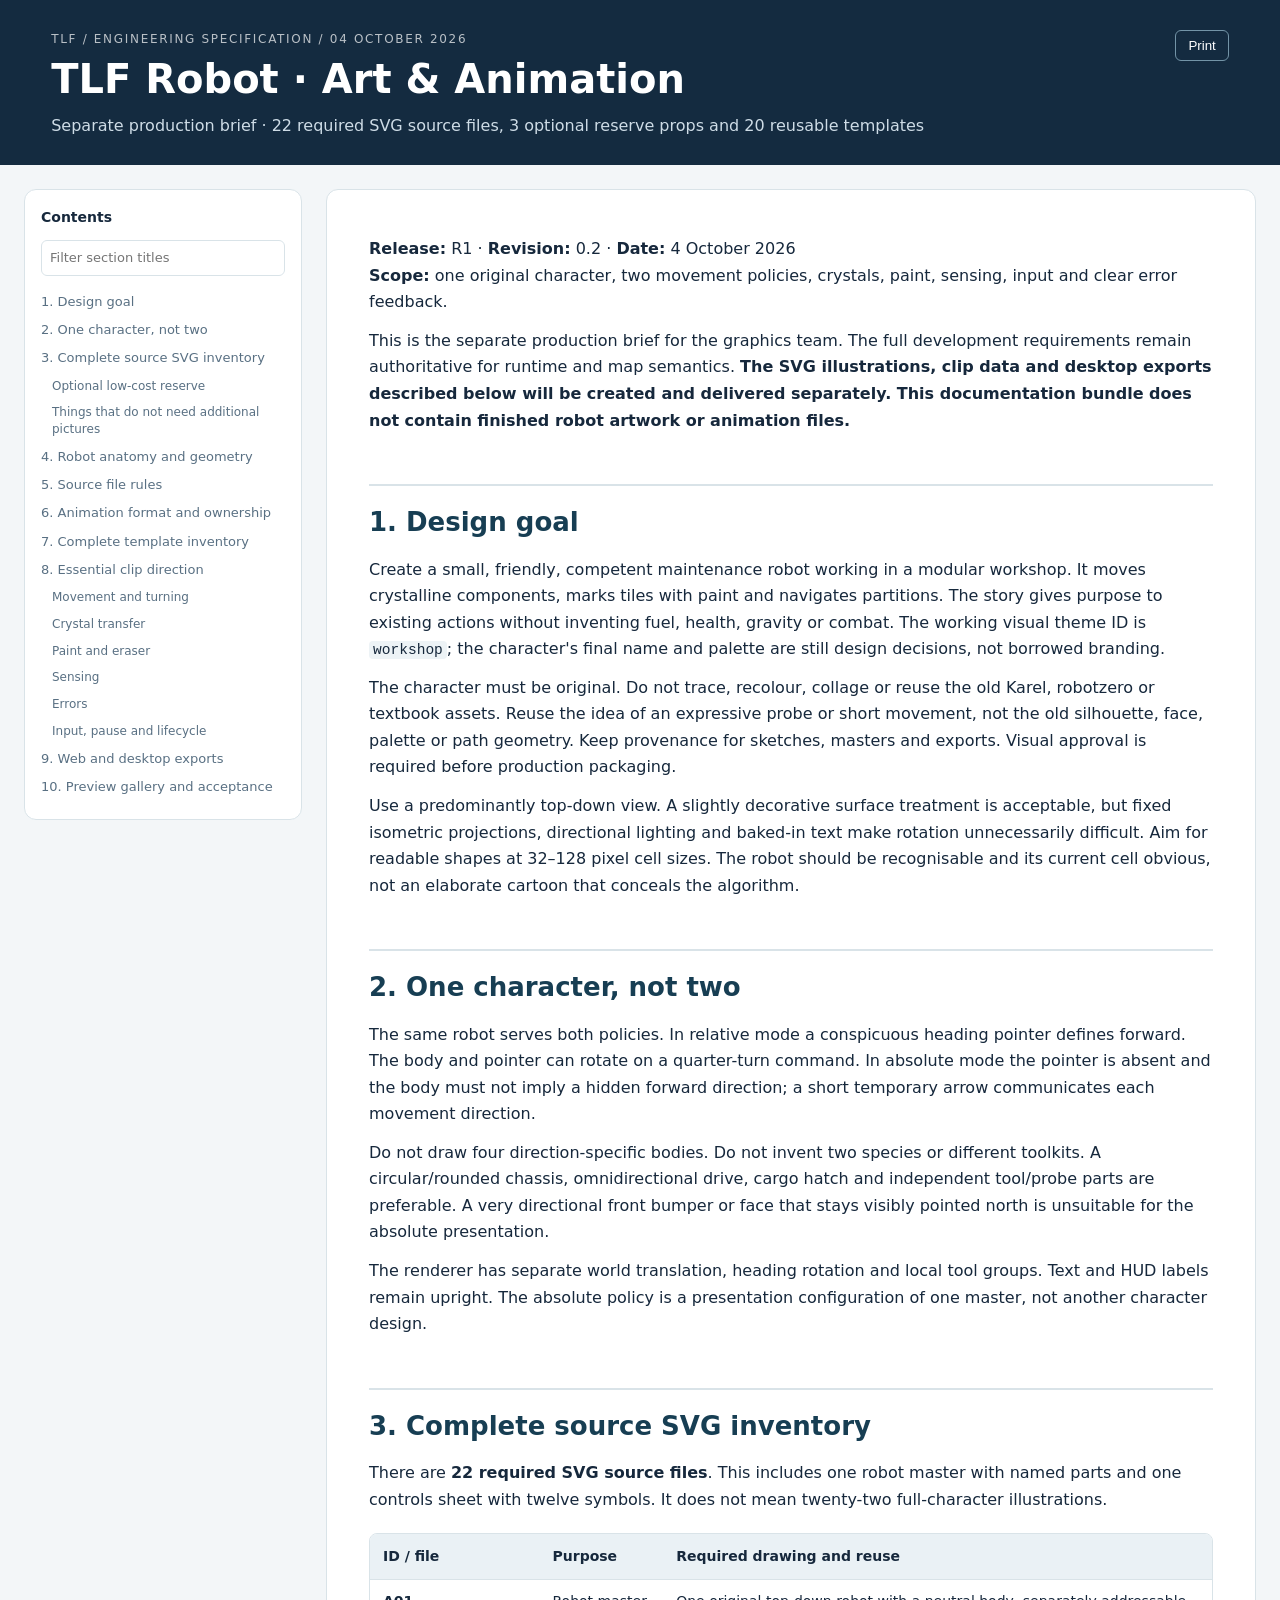
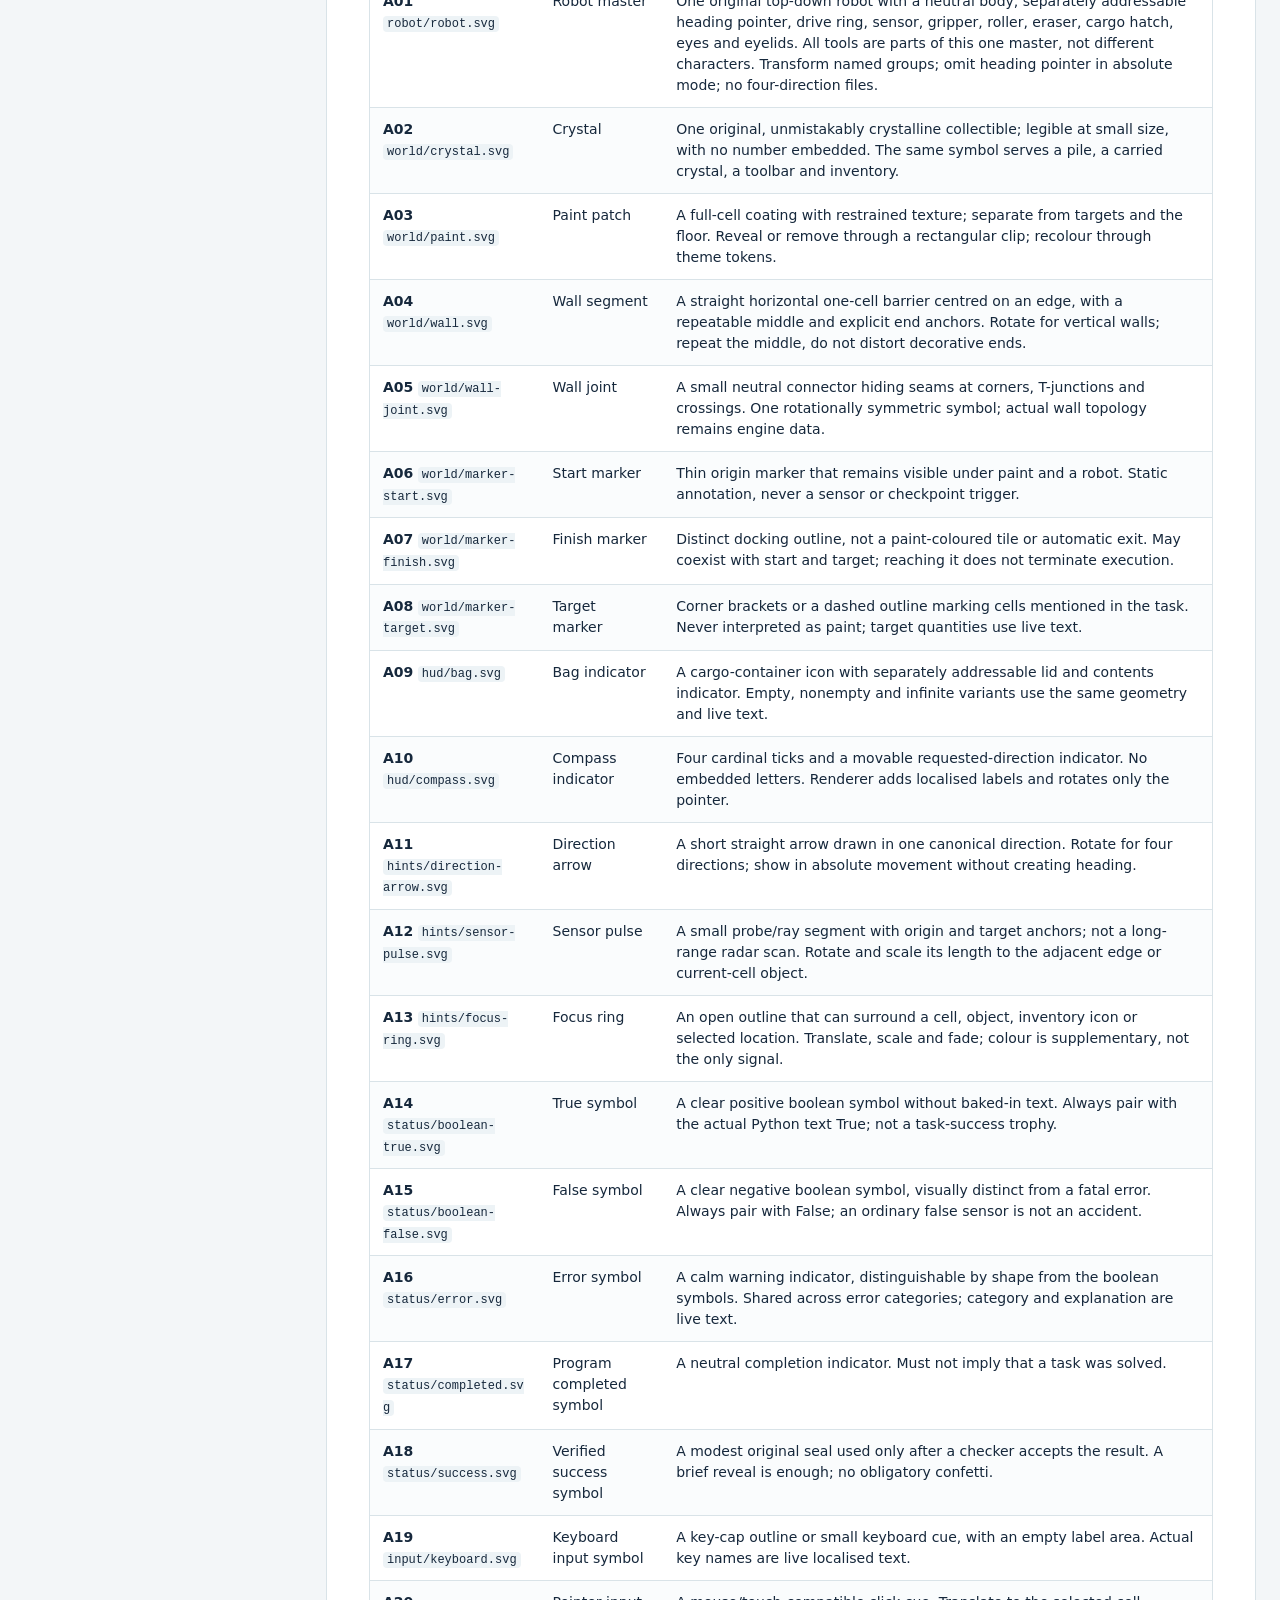
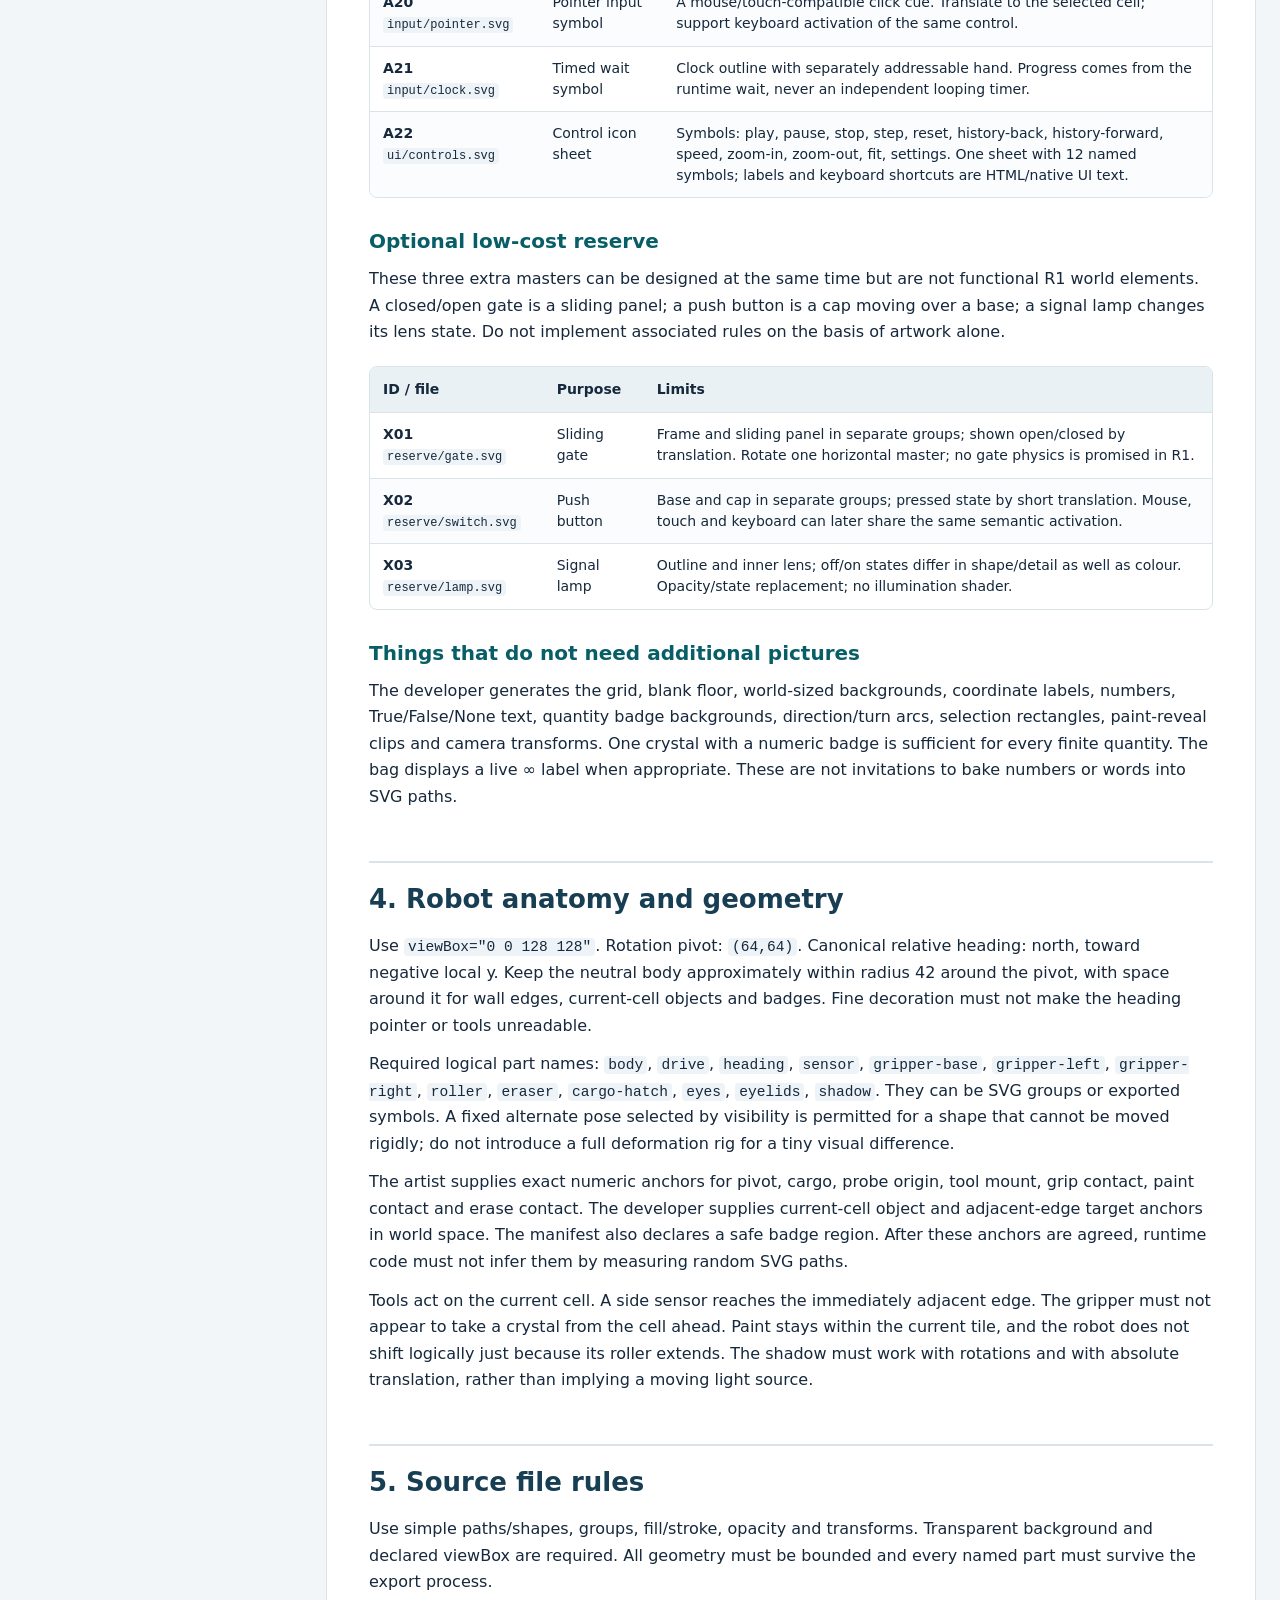
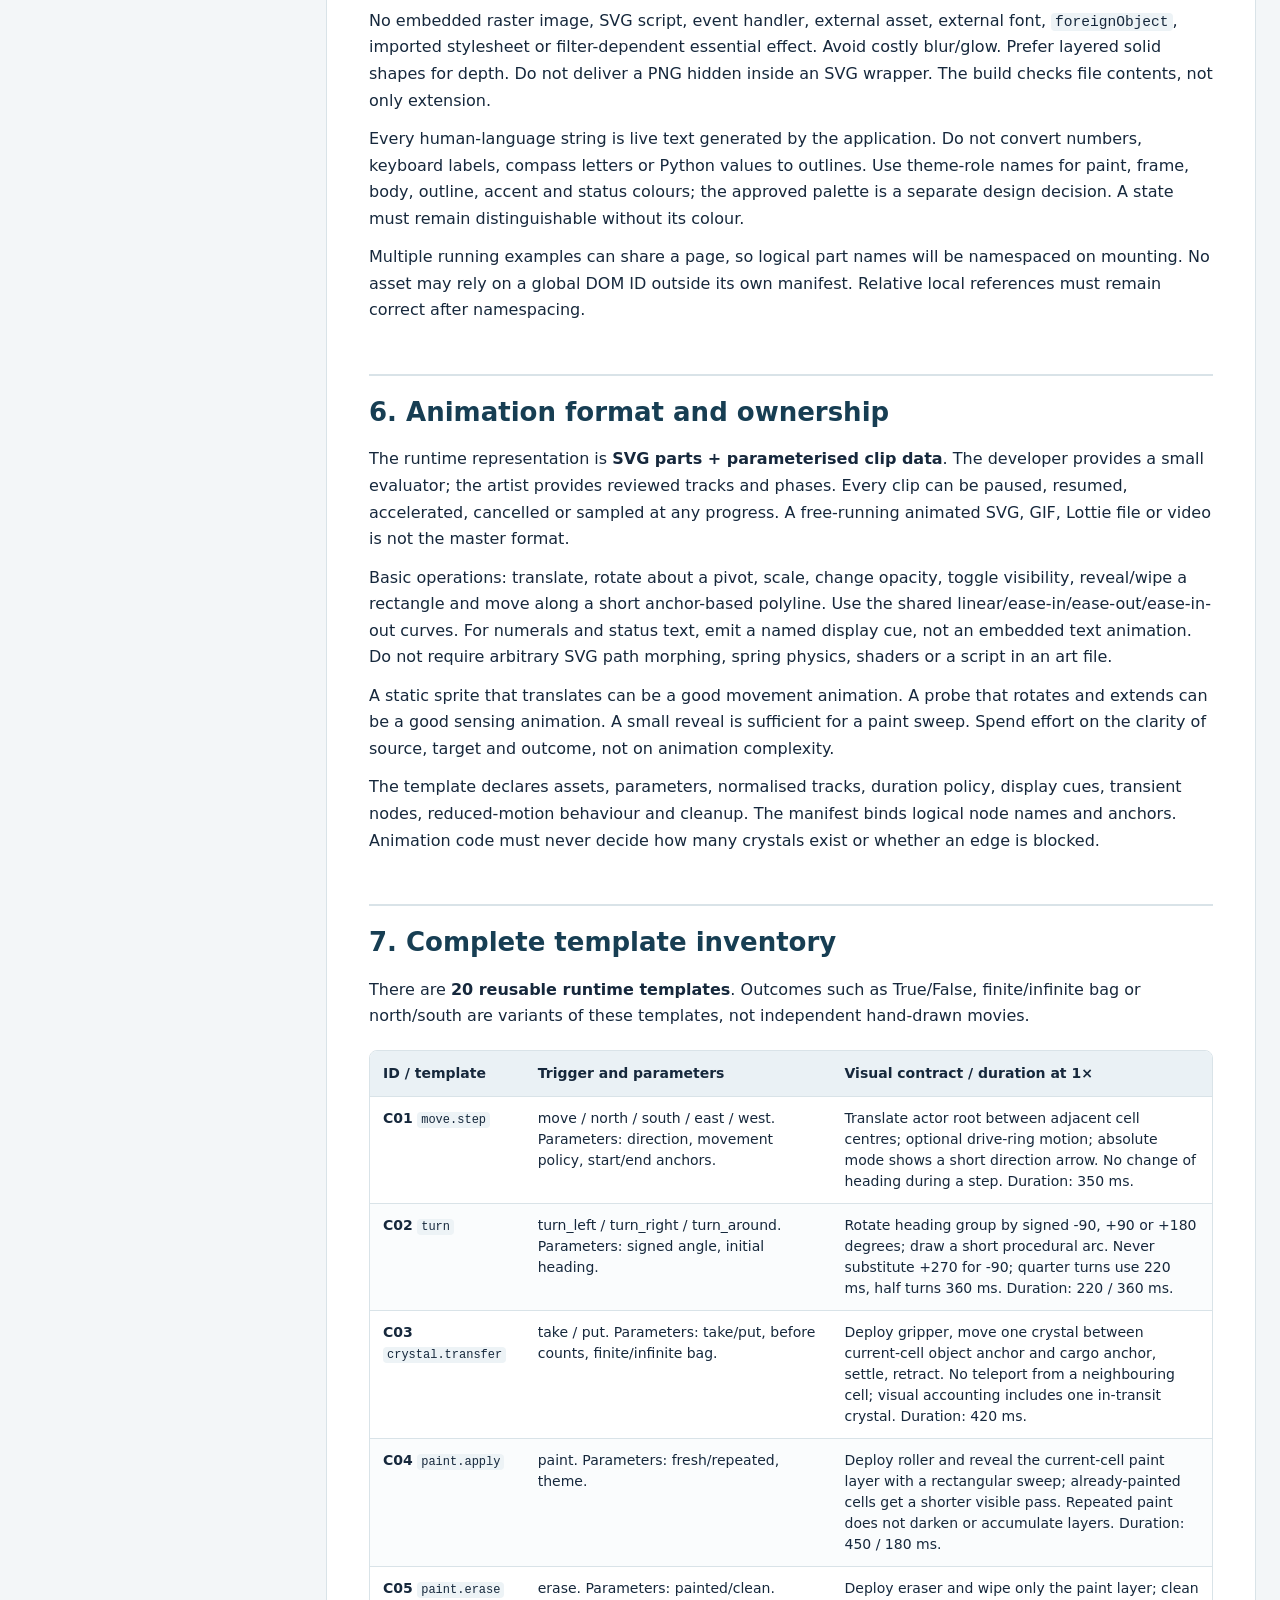
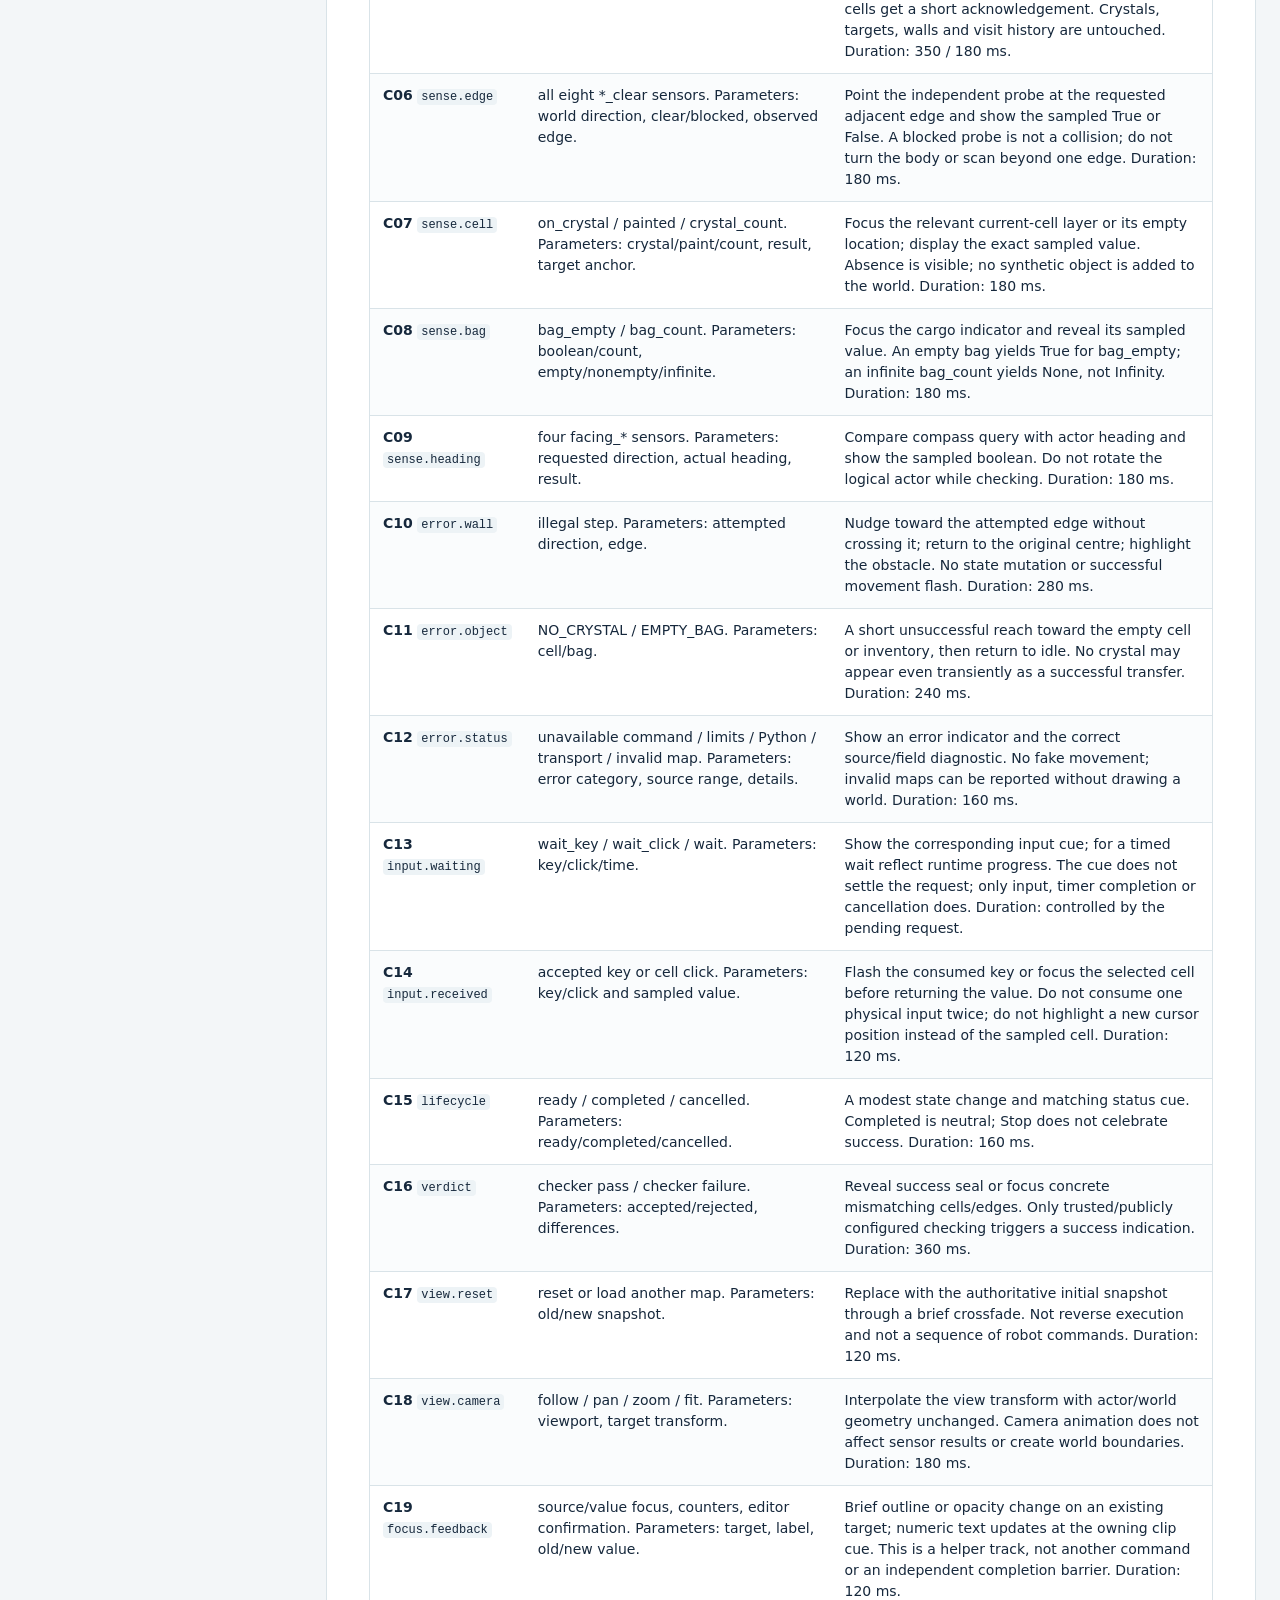
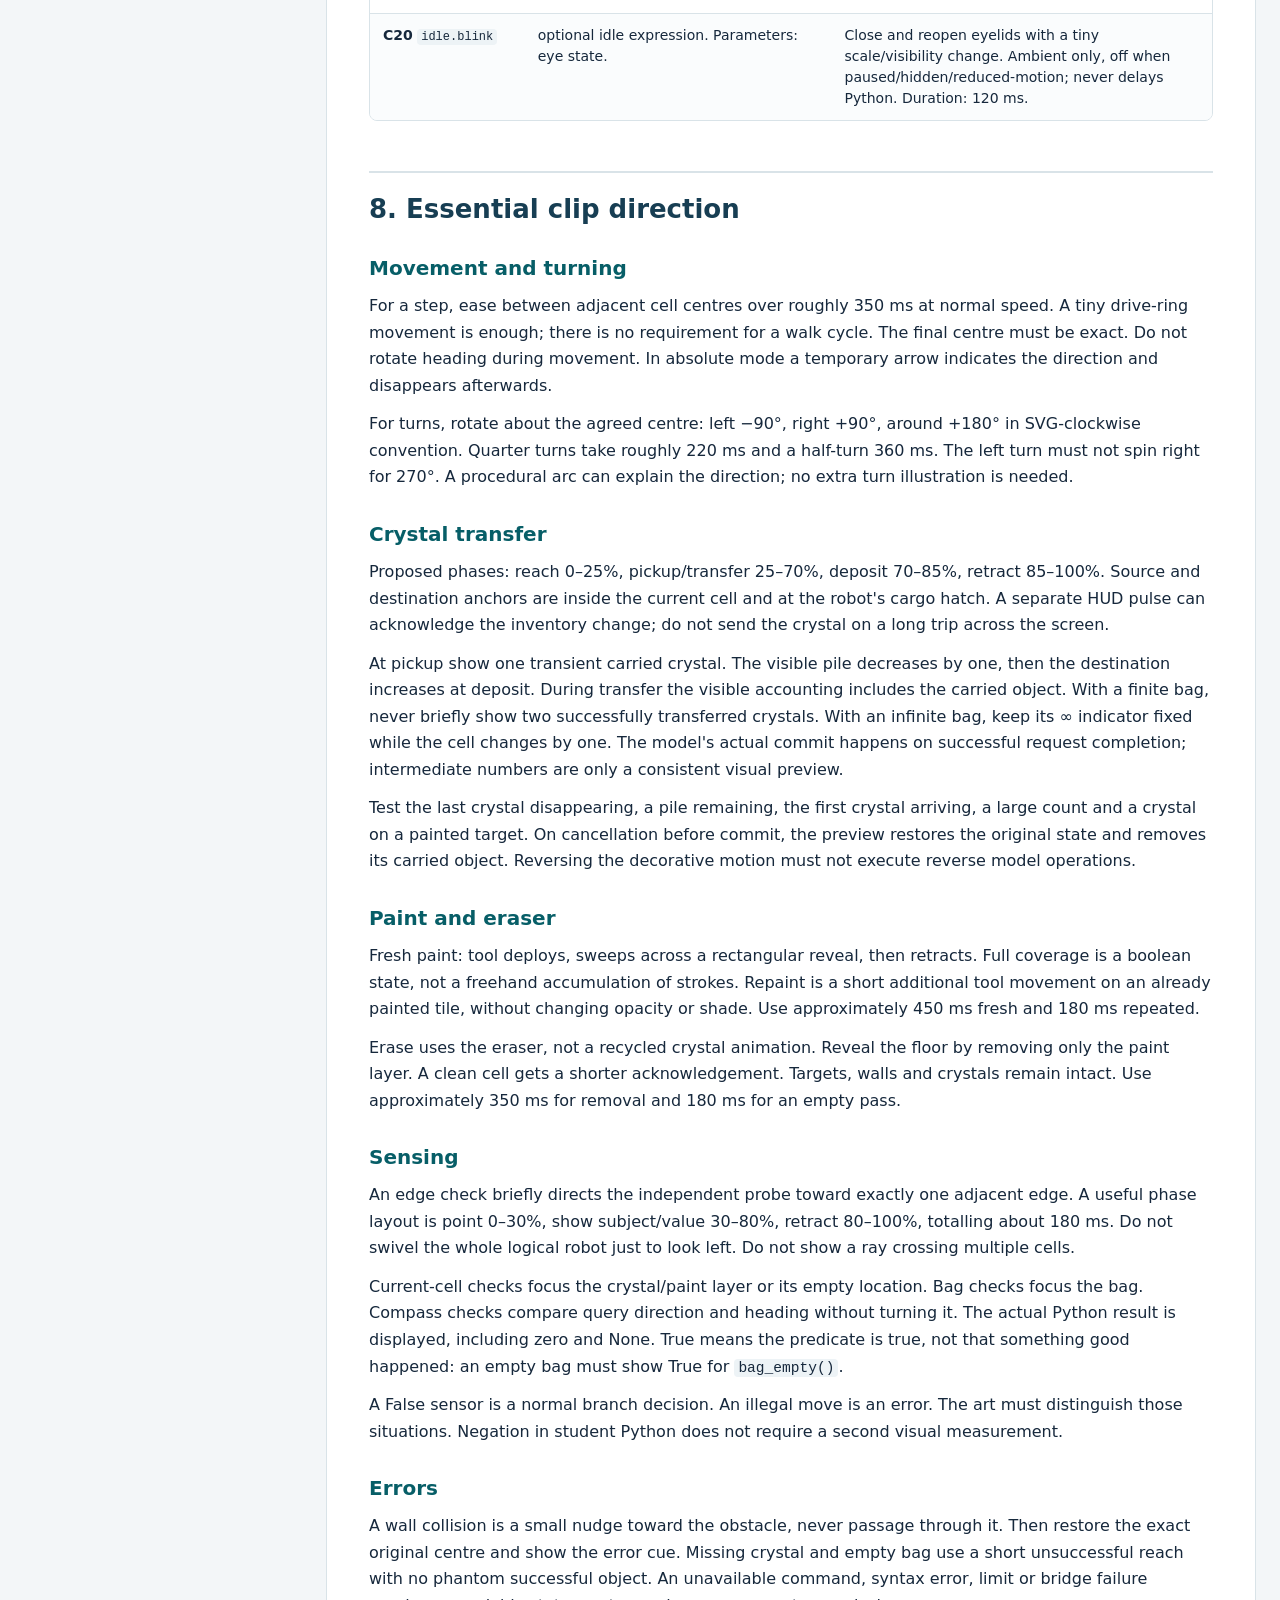
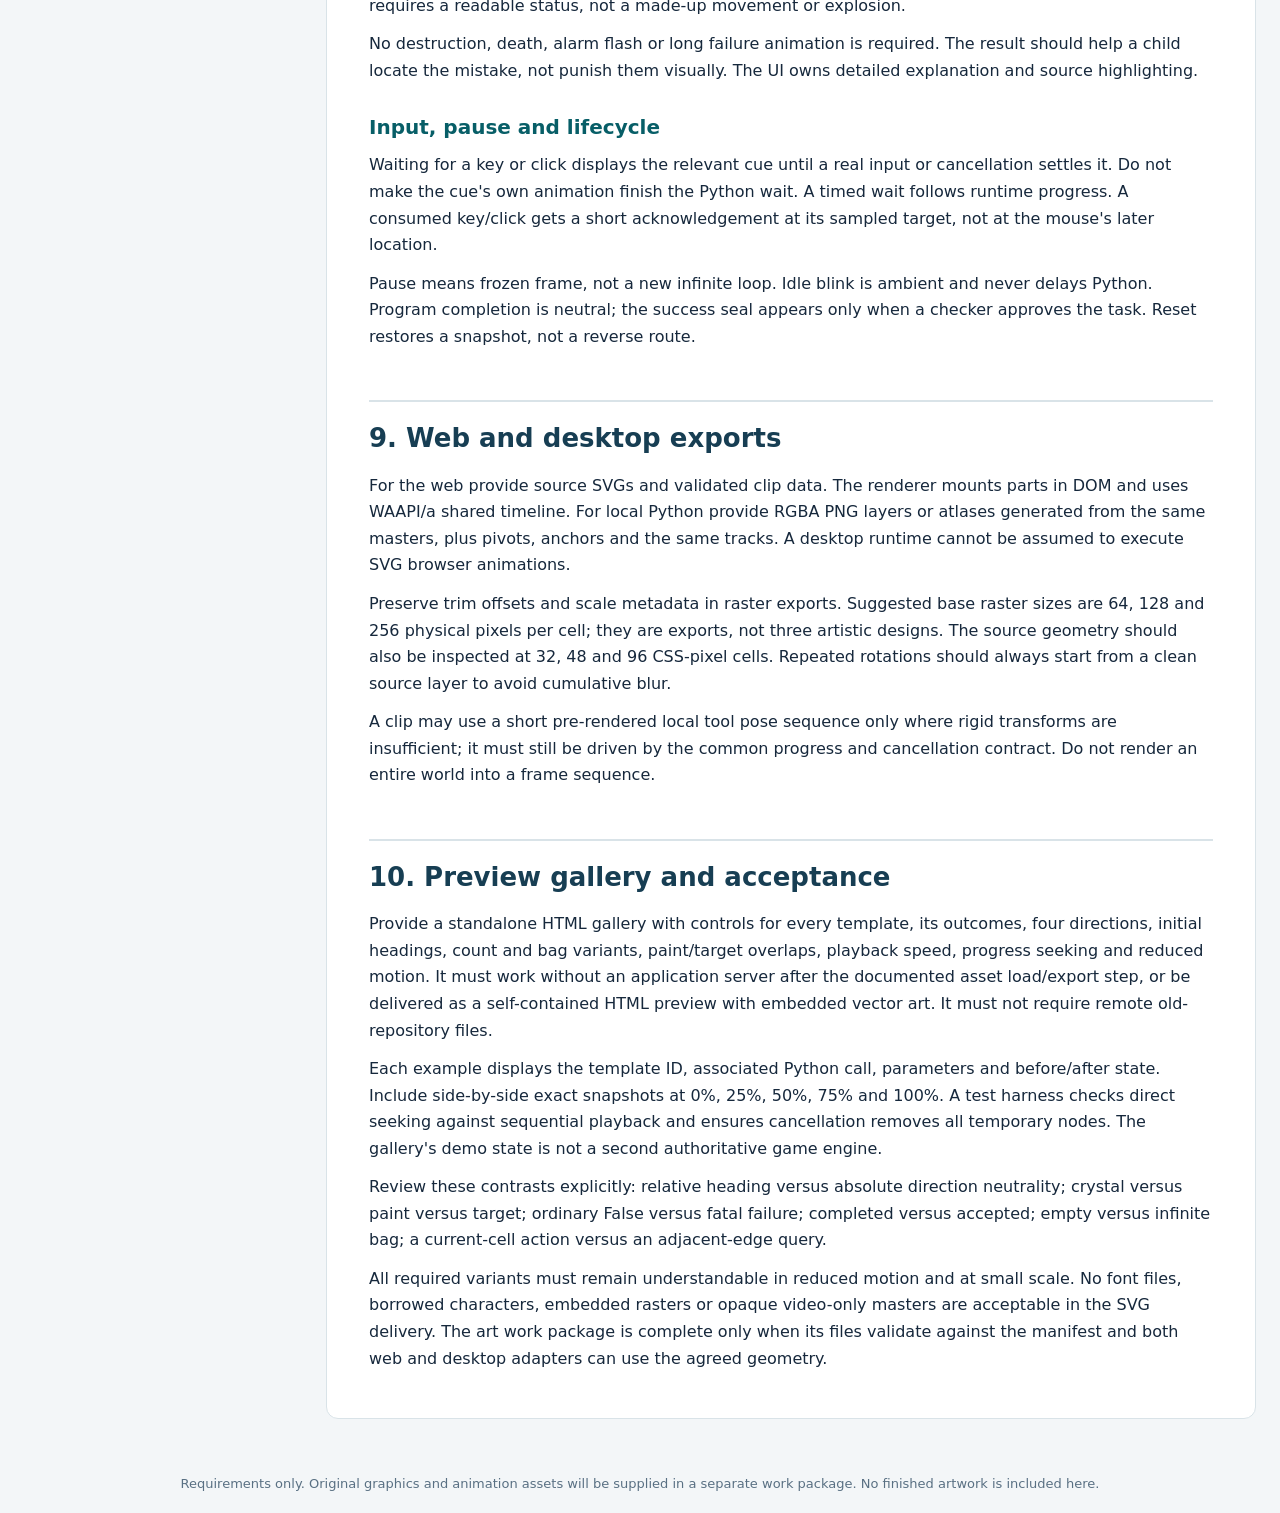
<file: docs/ART_AND_ANIMATION_BRIEF.html>
<!doctype html><html lang="en"><head><meta charset="utf-8"><meta name="viewport" content="width=device-width,initial-scale=1"><title>TLF Robot · Art &amp; Animation</title><style>
:root{--ink:#16283c;--muted:#597083;--accent:#075e67;--line:#d9e3e8;--paper:#fff;--bg:#f3f6f8}
*{box-sizing:border-box}[hidden]{display:none!important}html{scroll-behavior:smooth;scroll-padding-top:26px}body{margin:0;background:var(--bg);color:var(--ink);font:16px/1.66 system-ui,-apple-system,BlinkMacSystemFont,"Segoe UI",sans-serif}
.top{background:#142b40;color:white;padding:30px 4vw 26px}.top .eyebrow{text-transform:uppercase;letter-spacing:.14em;font-size:12px;opacity:.7}.top h1{margin:6px 0 10px;font-size:clamp(24px,3.8vw,40px);line-height:1.17;max-width:1000px}.top p{margin:0;color:#cedce6;max-width:1000px}
.layout{display:grid;grid-template-columns:278px minmax(0,1fr);max-width:1510px;margin:0 auto;gap:24px;padding:24px}.toc{align-self:start;position:sticky;top:20px;max-height:calc(100vh - 40px);overflow:auto;background:white;border:1px solid var(--line);border-radius:12px;padding:18px 16px;font-size:13px;line-height:1.4}.toc strong{display:block;margin-bottom:12px;font-size:14px}.toc a{display:block;color:var(--muted);text-decoration:none;padding:5px 0}.toc a:hover{color:var(--accent)}.toc a.sub{padding-left:11px;font-size:12px}.toc input{width:100%;font:inherit;margin-bottom:12px;padding:8px;border:1px solid var(--line);border-radius:6px}
main{background:white;border:1px solid var(--line);border-radius:12px;padding:34px 42px;min-width:0}main>h1{display:none}h2{font-size:26px;line-height:1.25;margin:50px 0 18px;padding-top:20px;border-top:2px solid var(--line);color:#173e53}h3{font-size:20px;line-height:1.3;margin:30px 0 12px;color:#075e67}h4{font-size:17px}p{margin:12px 0}a{overflow-wrap:anywhere;color:#086377;text-decoration:underline;text-underline-offset:3px}strong{font-weight:670}code{font: .91em/1.55 ui-monospace,SFMono-Regular,Consolas,monospace;background:#edf3f6;border-radius:4px;padding:1px 4px;overflow-wrap:anywhere}pre{background:#122b3b;color:#eef7fc;padding:20px;border-radius:9px;overflow-x:auto;font-size:14px;line-height:1.5}pre code{background:none;padding:0;white-space:pre;overflow-wrap:normal;color:inherit}blockquote{border-left:4px solid var(--accent);padding:8px 20px;margin:22px 0;background:#f0f8f8}.table-scroll{overflow:auto;margin:20px 0;border:1px solid var(--line);border-radius:8px}table{border-collapse:collapse;width:100%;font-size:14px;line-height:1.5}th{text-align:left;background:#eaf1f5;padding:12px 13px;font-weight:650;vertical-align:top}td{padding:11px 13px;border-top:1px solid var(--line);vertical-align:top}td:first-child{min-width:150px}tbody tr:nth-child(even){background:#fafcfd}table code{font-size:12px}ul,ol{padding-left:25px}.footer{padding:30px;color:var(--muted);font-size:13px;text-align:center}.print{border:1px solid #7394a7;background:transparent;color:white;border-radius:6px;padding:7px 12px;float:right;cursor:pointer}
@media(max-width:1050px){.layout{grid-template-columns:1fr;padding:14px}.toc{position:static;max-height:260px}main{padding:22px}.top{padding:22px}h2{font-size:23px}}
@media print{body{background:white;font-size:10pt}.top{background:white;color:black;padding:0 0 12px}.top p{color:#333}.layout{display:block;padding:0}.toc,.print,.footer{display:none}main{border:0;padding:0}h2{break-after:avoid}h3,th{break-after:avoid}pre{white-space:pre-wrap;background:#f4f4f4;color:black;overflow:visible}pre code{white-space:pre-wrap}tr{break-inside:avoid}a{color:black}.table-scroll{overflow:visible}td,th{padding:6px}.top h1{font-size:22pt}}
</style></head><body><header class="top"><button class="print" onclick="window.print()">Print</button><div class="eyebrow">TLF / Engineering specification / 04 October 2026</div><h1>TLF Robot · Art &amp; Animation</h1><p>Separate production brief · 22 required SVG source files, 3 optional reserve props and 20 reusable templates</p></header><div class="layout"><nav class="toc"><strong>Contents</strong><input type="search" id="nav-search" aria-label="Filter section titles" placeholder="Filter section titles"><a class="" href="#1-design-goal">1. Design goal</a><a class="" href="#2-one-character-not-two">2. One character, not two</a><a class="" href="#3-complete-source-svg-inventory">3. Complete source SVG inventory</a><a class="sub" href="#optional-low-cost-reserve">Optional low-cost reserve</a><a class="sub" href="#things-that-do-not-need-additional-pictures">Things that do not need additional pictures</a><a class="" href="#4-robot-anatomy-and-geometry">4. Robot anatomy and geometry</a><a class="" href="#5-source-file-rules">5. Source file rules</a><a class="" href="#6-animation-format-and-ownership">6. Animation format and ownership</a><a class="" href="#7-complete-template-inventory">7. Complete template inventory</a><a class="" href="#8-essential-clip-direction">8. Essential clip direction</a><a class="sub" href="#movement-and-turning">Movement and turning</a><a class="sub" href="#crystal-transfer">Crystal transfer</a><a class="sub" href="#paint-and-eraser">Paint and eraser</a><a class="sub" href="#sensing">Sensing</a><a class="sub" href="#errors">Errors</a><a class="sub" href="#input-pause-and-lifecycle">Input, pause and lifecycle</a><a class="" href="#9-web-and-desktop-exports">9. Web and desktop exports</a><a class="" href="#10-preview-gallery-and-acceptance">10. Preview gallery and acceptance</a></nav><main><h1>TLF Robot — Original Art and Animation Brief</h1>
<p><strong>Release:</strong> R1 · <strong>Revision:</strong> 0.2 · <strong>Date:</strong> 4 October 2026<br/>
<strong>Scope:</strong> one original character, two movement policies, crystals, paint, sensing, input and clear error feedback.</p>
<p>This is the separate production brief for the graphics team. The full development requirements remain authoritative for runtime and map semantics. <strong>The SVG illustrations, clip data and desktop exports described below will be created and delivered separately. This documentation bundle does not contain finished robot artwork or animation files.</strong></p>
<h2 id="1-design-goal">1. Design goal</h2>
<p>Create a small, friendly, competent maintenance robot working in a modular workshop. It moves crystalline components, marks tiles with paint and navigates partitions. The story gives purpose to existing actions without inventing fuel, health, gravity or combat. The working visual theme ID is <code>workshop</code>; the character's final name and palette are still design decisions, not borrowed branding.</p>
<p>The character must be original. Do not trace, recolour, collage or reuse the old Karel, robotzero or textbook assets. Reuse the idea of an expressive probe or short movement, not the old silhouette, face, palette or path geometry. Keep provenance for sketches, masters and exports. Visual approval is required before production packaging.</p>
<p>Use a predominantly top-down view. A slightly decorative surface treatment is acceptable, but fixed isometric projections, directional lighting and baked-in text make rotation unnecessarily difficult. Aim for readable shapes at 32–128 pixel cell sizes. The robot should be recognisable and its current cell obvious, not an elaborate cartoon that conceals the algorithm.</p>
<h2 id="2-one-character-not-two">2. One character, not two</h2>
<p>The same robot serves both policies. In relative mode a conspicuous heading pointer defines forward. The body and pointer can rotate on a quarter-turn command. In absolute mode the pointer is absent and the body must not imply a hidden forward direction; a short temporary arrow communicates each movement direction.</p>
<p>Do not draw four direction-specific bodies. Do not invent two species or different toolkits. A circular/rounded chassis, omnidirectional drive, cargo hatch and independent tool/probe parts are preferable. A very directional front bumper or face that stays visibly pointed north is unsuitable for the absolute presentation.</p>
<p>The renderer has separate world translation, heading rotation and local tool groups. Text and HUD labels remain upright. The absolute policy is a presentation configuration of one master, not another character design.</p>
<h2 id="3-complete-source-svg-inventory">3. Complete source SVG inventory</h2>
<p>There are <strong>22 required SVG source files</strong>. This includes one robot master with named parts and one controls sheet with twelve symbols. It does not mean twenty-two full-character illustrations.</p>
<div class="table-scroll"><table>
<thead>
<tr>
<th>ID / file</th>
<th>Purpose</th>
<th>Required drawing and reuse</th>
</tr>
</thead>
<tbody>
<tr>
<td><strong>A01</strong> <code>robot/robot.svg</code></td>
<td>Robot master</td>
<td>One original top-down robot with a neutral body, separately addressable heading pointer, drive ring, sensor, gripper, roller, eraser, cargo hatch, eyes and eyelids. All tools are parts of this one master, not different characters. Transform named groups; omit heading pointer in absolute mode; no four-direction files.</td>
</tr>
<tr>
<td><strong>A02</strong> <code>world/crystal.svg</code></td>
<td>Crystal</td>
<td>One original, unmistakably crystalline collectible; legible at small size, with no number embedded. The same symbol serves a pile, a carried crystal, a toolbar and inventory.</td>
</tr>
<tr>
<td><strong>A03</strong> <code>world/paint.svg</code></td>
<td>Paint patch</td>
<td>A full-cell coating with restrained texture; separate from targets and the floor. Reveal or remove through a rectangular clip; recolour through theme tokens.</td>
</tr>
<tr>
<td><strong>A04</strong> <code>world/wall.svg</code></td>
<td>Wall segment</td>
<td>A straight horizontal one-cell barrier centred on an edge, with a repeatable middle and explicit end anchors. Rotate for vertical walls; repeat the middle, do not distort decorative ends.</td>
</tr>
<tr>
<td><strong>A05</strong> <code>world/wall-joint.svg</code></td>
<td>Wall joint</td>
<td>A small neutral connector hiding seams at corners, T-junctions and crossings. One rotationally symmetric symbol; actual wall topology remains engine data.</td>
</tr>
<tr>
<td><strong>A06</strong> <code>world/marker-start.svg</code></td>
<td>Start marker</td>
<td>Thin origin marker that remains visible under paint and a robot. Static annotation, never a sensor or checkpoint trigger.</td>
</tr>
<tr>
<td><strong>A07</strong> <code>world/marker-finish.svg</code></td>
<td>Finish marker</td>
<td>Distinct docking outline, not a paint-coloured tile or automatic exit. May coexist with start and target; reaching it does not terminate execution.</td>
</tr>
<tr>
<td><strong>A08</strong> <code>world/marker-target.svg</code></td>
<td>Target marker</td>
<td>Corner brackets or a dashed outline marking cells mentioned in the task. Never interpreted as paint; target quantities use live text.</td>
</tr>
<tr>
<td><strong>A09</strong> <code>hud/bag.svg</code></td>
<td>Bag indicator</td>
<td>A cargo-container icon with separately addressable lid and contents indicator. Empty, nonempty and infinite variants use the same geometry and live text.</td>
</tr>
<tr>
<td><strong>A10</strong> <code>hud/compass.svg</code></td>
<td>Compass indicator</td>
<td>Four cardinal ticks and a movable requested-direction indicator. No embedded letters. Renderer adds localised labels and rotates only the pointer.</td>
</tr>
<tr>
<td><strong>A11</strong> <code>hints/direction-arrow.svg</code></td>
<td>Direction arrow</td>
<td>A short straight arrow drawn in one canonical direction. Rotate for four directions; show in absolute movement without creating heading.</td>
</tr>
<tr>
<td><strong>A12</strong> <code>hints/sensor-pulse.svg</code></td>
<td>Sensor pulse</td>
<td>A small probe/ray segment with origin and target anchors; not a long-range radar scan. Rotate and scale its length to the adjacent edge or current-cell object.</td>
</tr>
<tr>
<td><strong>A13</strong> <code>hints/focus-ring.svg</code></td>
<td>Focus ring</td>
<td>An open outline that can surround a cell, object, inventory icon or selected location. Translate, scale and fade; colour is supplementary, not the only signal.</td>
</tr>
<tr>
<td><strong>A14</strong> <code>status/boolean-true.svg</code></td>
<td>True symbol</td>
<td>A clear positive boolean symbol without baked-in text. Always pair with the actual Python text True; not a task-success trophy.</td>
</tr>
<tr>
<td><strong>A15</strong> <code>status/boolean-false.svg</code></td>
<td>False symbol</td>
<td>A clear negative boolean symbol, visually distinct from a fatal error. Always pair with False; an ordinary false sensor is not an accident.</td>
</tr>
<tr>
<td><strong>A16</strong> <code>status/error.svg</code></td>
<td>Error symbol</td>
<td>A calm warning indicator, distinguishable by shape from the boolean symbols. Shared across error categories; category and explanation are live text.</td>
</tr>
<tr>
<td><strong>A17</strong> <code>status/completed.svg</code></td>
<td>Program completed symbol</td>
<td>A neutral completion indicator. Must not imply that a task was solved.</td>
</tr>
<tr>
<td><strong>A18</strong> <code>status/success.svg</code></td>
<td>Verified success symbol</td>
<td>A modest original seal used only after a checker accepts the result. A brief reveal is enough; no obligatory confetti.</td>
</tr>
<tr>
<td><strong>A19</strong> <code>input/keyboard.svg</code></td>
<td>Keyboard input symbol</td>
<td>A key-cap outline or small keyboard cue, with an empty label area. Actual key names are live localised text.</td>
</tr>
<tr>
<td><strong>A20</strong> <code>input/pointer.svg</code></td>
<td>Pointer input symbol</td>
<td>A mouse/touch-compatible click cue. Translate to the selected cell; support keyboard activation of the same control.</td>
</tr>
<tr>
<td><strong>A21</strong> <code>input/clock.svg</code></td>
<td>Timed wait symbol</td>
<td>Clock outline with separately addressable hand. Progress comes from the runtime wait, never an independent looping timer.</td>
</tr>
<tr>
<td><strong>A22</strong> <code>ui/controls.svg</code></td>
<td>Control icon sheet</td>
<td>Symbols: play, pause, stop, step, reset, history-back, history-forward, speed, zoom-in, zoom-out, fit, settings. One sheet with 12 named symbols; labels and keyboard shortcuts are HTML/native UI text.</td>
</tr>
</tbody>
</table></div>
<h3 id="optional-low-cost-reserve">Optional low-cost reserve</h3>
<p>These three extra masters can be designed at the same time but are not functional R1 world elements. A closed/open gate is a sliding panel; a push button is a cap moving over a base; a signal lamp changes its lens state. Do not implement associated rules on the basis of artwork alone.</p>
<div class="table-scroll"><table>
<thead>
<tr>
<th>ID / file</th>
<th>Purpose</th>
<th>Limits</th>
</tr>
</thead>
<tbody>
<tr>
<td><strong>X01</strong> <code>reserve/gate.svg</code></td>
<td>Sliding gate</td>
<td>Frame and sliding panel in separate groups; shown open/closed by translation. Rotate one horizontal master; no gate physics is promised in R1.</td>
</tr>
<tr>
<td><strong>X02</strong> <code>reserve/switch.svg</code></td>
<td>Push button</td>
<td>Base and cap in separate groups; pressed state by short translation. Mouse, touch and keyboard can later share the same semantic activation.</td>
</tr>
<tr>
<td><strong>X03</strong> <code>reserve/lamp.svg</code></td>
<td>Signal lamp</td>
<td>Outline and inner lens; off/on states differ in shape/detail as well as colour. Opacity/state replacement; no illumination shader.</td>
</tr>
</tbody>
</table></div>
<h3 id="things-that-do-not-need-additional-pictures">Things that do not need additional pictures</h3>
<p>The developer generates the grid, blank floor, world-sized backgrounds, coordinate labels, numbers, True/False/None text, quantity badge backgrounds, direction/turn arcs, selection rectangles, paint-reveal clips and camera transforms. One crystal with a numeric badge is sufficient for every finite quantity. The bag displays a live ∞ label when appropriate. These are not invitations to bake numbers or words into SVG paths.</p>
<h2 id="4-robot-anatomy-and-geometry">4. Robot anatomy and geometry</h2>
<p>Use <code>viewBox="0 0 128 128"</code>. Rotation pivot: <code>(64,64)</code>. Canonical relative heading: north, toward negative local y. Keep the neutral body approximately within radius 42 around the pivot, with space around it for wall edges, current-cell objects and badges. Fine decoration must not make the heading pointer or tools unreadable.</p>
<p>Required logical part names: <code>body</code>, <code>drive</code>, <code>heading</code>, <code>sensor</code>, <code>gripper-base</code>, <code>gripper-left</code>, <code>gripper-right</code>, <code>roller</code>, <code>eraser</code>, <code>cargo-hatch</code>, <code>eyes</code>, <code>eyelids</code>, <code>shadow</code>. They can be SVG groups or exported symbols. A fixed alternate pose selected by visibility is permitted for a shape that cannot be moved rigidly; do not introduce a full deformation rig for a tiny visual difference.</p>
<p>The artist supplies exact numeric anchors for pivot, cargo, probe origin, tool mount, grip contact, paint contact and erase contact. The developer supplies current-cell object and adjacent-edge target anchors in world space. The manifest also declares a safe badge region. After these anchors are agreed, runtime code must not infer them by measuring random SVG paths.</p>
<p>Tools act on the current cell. A side sensor reaches the immediately adjacent edge. The gripper must not appear to take a crystal from the cell ahead. Paint stays within the current tile, and the robot does not shift logically just because its roller extends. The shadow must work with rotations and with absolute translation, rather than implying a moving light source.</p>
<h2 id="5-source-file-rules">5. Source file rules</h2>
<p>Use simple paths/shapes, groups, fill/stroke, opacity and transforms. Transparent background and declared viewBox are required. All geometry must be bounded and every named part must survive the export process.</p>
<p>No embedded raster image, SVG script, event handler, external asset, external font, <code>foreignObject</code>, imported stylesheet or filter-dependent essential effect. Avoid costly blur/glow. Prefer layered solid shapes for depth. Do not deliver a PNG hidden inside an SVG wrapper. The build checks file contents, not only extension.</p>
<p>Every human-language string is live text generated by the application. Do not convert numbers, keyboard labels, compass letters or Python values to outlines. Use theme-role names for paint, frame, body, outline, accent and status colours; the approved palette is a separate design decision. A state must remain distinguishable without its colour.</p>
<p>Multiple running examples can share a page, so logical part names will be namespaced on mounting. No asset may rely on a global DOM ID outside its own manifest. Relative local references must remain correct after namespacing.</p>
<h2 id="6-animation-format-and-ownership">6. Animation format and ownership</h2>
<p>The runtime representation is <strong>SVG parts + parameterised clip data</strong>. The developer provides a small evaluator; the artist provides reviewed tracks and phases. Every clip can be paused, resumed, accelerated, cancelled or sampled at any progress. A free-running animated SVG, GIF, Lottie file or video is not the master format.</p>
<p>Basic operations: translate, rotate about a pivot, scale, change opacity, toggle visibility, reveal/wipe a rectangle and move along a short anchor-based polyline. Use the shared linear/ease-in/ease-out/ease-in-out curves. For numerals and status text, emit a named display cue, not an embedded text animation. Do not require arbitrary SVG path morphing, spring physics, shaders or a script in an art file.</p>
<p>A static sprite that translates can be a good movement animation. A probe that rotates and extends can be a good sensing animation. A small reveal is sufficient for a paint sweep. Spend effort on the clarity of source, target and outcome, not on animation complexity.</p>
<p>The template declares assets, parameters, normalised tracks, duration policy, display cues, transient nodes, reduced-motion behaviour and cleanup. The manifest binds logical node names and anchors. Animation code must never decide how many crystals exist or whether an edge is blocked.</p>
<h2 id="7-complete-template-inventory">7. Complete template inventory</h2>
<p>There are <strong>20 reusable runtime templates</strong>. Outcomes such as True/False, finite/infinite bag or north/south are variants of these templates, not independent hand-drawn movies.</p>
<div class="table-scroll"><table>
<thead>
<tr>
<th>ID / template</th>
<th>Trigger and parameters</th>
<th>Visual contract / duration at 1×</th>
</tr>
</thead>
<tbody>
<tr>
<td><strong>C01</strong> <code>move.step</code></td>
<td>move / north / south / east / west. Parameters: direction, movement policy, start/end anchors.</td>
<td>Translate actor root between adjacent cell centres; optional drive-ring motion; absolute mode shows a short direction arrow. No change of heading during a step. Duration: 350 ms.</td>
</tr>
<tr>
<td><strong>C02</strong> <code>turn</code></td>
<td>turn_left / turn_right / turn_around. Parameters: signed angle, initial heading.</td>
<td>Rotate heading group by signed -90, +90 or +180 degrees; draw a short procedural arc. Never substitute +270 for -90; quarter turns use 220 ms, half turns 360 ms. Duration: 220 / 360 ms.</td>
</tr>
<tr>
<td><strong>C03</strong> <code>crystal.transfer</code></td>
<td>take / put. Parameters: take/put, before counts, finite/infinite bag.</td>
<td>Deploy gripper, move one crystal between current-cell object anchor and cargo anchor, settle, retract. No teleport from a neighbouring cell; visual accounting includes one in-transit crystal. Duration: 420 ms.</td>
</tr>
<tr>
<td><strong>C04</strong> <code>paint.apply</code></td>
<td>paint. Parameters: fresh/repeated, theme.</td>
<td>Deploy roller and reveal the current-cell paint layer with a rectangular sweep; already-painted cells get a shorter visible pass. Repeated paint does not darken or accumulate layers. Duration: 450 / 180 ms.</td>
</tr>
<tr>
<td><strong>C05</strong> <code>paint.erase</code></td>
<td>erase. Parameters: painted/clean.</td>
<td>Deploy eraser and wipe only the paint layer; clean cells get a short acknowledgement. Crystals, targets, walls and visit history are untouched. Duration: 350 / 180 ms.</td>
</tr>
<tr>
<td><strong>C06</strong> <code>sense.edge</code></td>
<td>all eight *_clear sensors. Parameters: world direction, clear/blocked, observed edge.</td>
<td>Point the independent probe at the requested adjacent edge and show the sampled True or False. A blocked probe is not a collision; do not turn the body or scan beyond one edge. Duration: 180 ms.</td>
</tr>
<tr>
<td><strong>C07</strong> <code>sense.cell</code></td>
<td>on_crystal / painted / crystal_count. Parameters: crystal/paint/count, result, target anchor.</td>
<td>Focus the relevant current-cell layer or its empty location; display the exact sampled value. Absence is visible; no synthetic object is added to the world. Duration: 180 ms.</td>
</tr>
<tr>
<td><strong>C08</strong> <code>sense.bag</code></td>
<td>bag_empty / bag_count. Parameters: boolean/count, empty/nonempty/infinite.</td>
<td>Focus the cargo indicator and reveal its sampled value. An empty bag yields True for bag_empty; an infinite bag_count yields None, not Infinity. Duration: 180 ms.</td>
</tr>
<tr>
<td><strong>C09</strong> <code>sense.heading</code></td>
<td>four facing_* sensors. Parameters: requested direction, actual heading, result.</td>
<td>Compare compass query with actor heading and show the sampled boolean. Do not rotate the logical actor while checking. Duration: 180 ms.</td>
</tr>
<tr>
<td><strong>C10</strong> <code>error.wall</code></td>
<td>illegal step. Parameters: attempted direction, edge.</td>
<td>Nudge toward the attempted edge without crossing it; return to the original centre; highlight the obstacle. No state mutation or successful movement flash. Duration: 280 ms.</td>
</tr>
<tr>
<td><strong>C11</strong> <code>error.object</code></td>
<td>NO_CRYSTAL / EMPTY_BAG. Parameters: cell/bag.</td>
<td>A short unsuccessful reach toward the empty cell or inventory, then return to idle. No crystal may appear even transiently as a successful transfer. Duration: 240 ms.</td>
</tr>
<tr>
<td><strong>C12</strong> <code>error.status</code></td>
<td>unavailable command / limits / Python / transport / invalid map. Parameters: error category, source range, details.</td>
<td>Show an error indicator and the correct source/field diagnostic. No fake movement; invalid maps can be reported without drawing a world. Duration: 160 ms.</td>
</tr>
<tr>
<td><strong>C13</strong> <code>input.waiting</code></td>
<td>wait_key / wait_click / wait. Parameters: key/click/time.</td>
<td>Show the corresponding input cue; for a timed wait reflect runtime progress. The cue does not settle the request; only input, timer completion or cancellation does. Duration: controlled by the pending request.</td>
</tr>
<tr>
<td><strong>C14</strong> <code>input.received</code></td>
<td>accepted key or cell click. Parameters: key/click and sampled value.</td>
<td>Flash the consumed key or focus the selected cell before returning the value. Do not consume one physical input twice; do not highlight a new cursor position instead of the sampled cell. Duration: 120 ms.</td>
</tr>
<tr>
<td><strong>C15</strong> <code>lifecycle</code></td>
<td>ready / completed / cancelled. Parameters: ready/completed/cancelled.</td>
<td>A modest state change and matching status cue. Completed is neutral; Stop does not celebrate success. Duration: 160 ms.</td>
</tr>
<tr>
<td><strong>C16</strong> <code>verdict</code></td>
<td>checker pass / checker failure. Parameters: accepted/rejected, differences.</td>
<td>Reveal success seal or focus concrete mismatching cells/edges. Only trusted/publicly configured checking triggers a success indication. Duration: 360 ms.</td>
</tr>
<tr>
<td><strong>C17</strong> <code>view.reset</code></td>
<td>reset or load another map. Parameters: old/new snapshot.</td>
<td>Replace with the authoritative initial snapshot through a brief crossfade. Not reverse execution and not a sequence of robot commands. Duration: 120 ms.</td>
</tr>
<tr>
<td><strong>C18</strong> <code>view.camera</code></td>
<td>follow / pan / zoom / fit. Parameters: viewport, target transform.</td>
<td>Interpolate the view transform with actor/world geometry unchanged. Camera animation does not affect sensor results or create world boundaries. Duration: 180 ms.</td>
</tr>
<tr>
<td><strong>C19</strong> <code>focus.feedback</code></td>
<td>source/value focus, counters, editor confirmation. Parameters: target, label, old/new value.</td>
<td>Brief outline or opacity change on an existing target; numeric text updates at the owning clip cue. This is a helper track, not another command or an independent completion barrier. Duration: 120 ms.</td>
</tr>
<tr>
<td><strong>C20</strong> <code>idle.blink</code></td>
<td>optional idle expression. Parameters: eye state.</td>
<td>Close and reopen eyelids with a tiny scale/visibility change. Ambient only, off when paused/hidden/reduced-motion; never delays Python. Duration: 120 ms.</td>
</tr>
</tbody>
</table></div>
<h2 id="8-essential-clip-direction">8. Essential clip direction</h2>
<h3 id="movement-and-turning">Movement and turning</h3>
<p>For a step, ease between adjacent cell centres over roughly 350 ms at normal speed. A tiny drive-ring movement is enough; there is no requirement for a walk cycle. The final centre must be exact. Do not rotate heading during movement. In absolute mode a temporary arrow indicates the direction and disappears afterwards.</p>
<p>For turns, rotate about the agreed centre: left −90°, right +90°, around +180° in SVG-clockwise convention. Quarter turns take roughly 220 ms and a half-turn 360 ms. The left turn must not spin right for 270°. A procedural arc can explain the direction; no extra turn illustration is needed.</p>
<h3 id="crystal-transfer">Crystal transfer</h3>
<p>Proposed phases: reach 0–25%, pickup/transfer 25–70%, deposit 70–85%, retract 85–100%. Source and destination anchors are inside the current cell and at the robot's cargo hatch. A separate HUD pulse can acknowledge the inventory change; do not send the crystal on a long trip across the screen.</p>
<p>At pickup show one transient carried crystal. The visible pile decreases by one, then the destination increases at deposit. During transfer the visible accounting includes the carried object. With a finite bag, never briefly show two successfully transferred crystals. With an infinite bag, keep its ∞ indicator fixed while the cell changes by one. The model's actual commit happens on successful request completion; intermediate numbers are only a consistent visual preview.</p>
<p>Test the last crystal disappearing, a pile remaining, the first crystal arriving, a large count and a crystal on a painted target. On cancellation before commit, the preview restores the original state and removes its carried object. Reversing the decorative motion must not execute reverse model operations.</p>
<h3 id="paint-and-eraser">Paint and eraser</h3>
<p>Fresh paint: tool deploys, sweeps across a rectangular reveal, then retracts. Full coverage is a boolean state, not a freehand accumulation of strokes. Repaint is a short additional tool movement on an already painted tile, without changing opacity or shade. Use approximately 450 ms fresh and 180 ms repeated.</p>
<p>Erase uses the eraser, not a recycled crystal animation. Reveal the floor by removing only the paint layer. A clean cell gets a shorter acknowledgement. Targets, walls and crystals remain intact. Use approximately 350 ms for removal and 180 ms for an empty pass.</p>
<h3 id="sensing">Sensing</h3>
<p>An edge check briefly directs the independent probe toward exactly one adjacent edge. A useful phase layout is point 0–30%, show subject/value 30–80%, retract 80–100%, totalling about 180 ms. Do not swivel the whole logical robot just to look left. Do not show a ray crossing multiple cells.</p>
<p>Current-cell checks focus the crystal/paint layer or its empty location. Bag checks focus the bag. Compass checks compare query direction and heading without turning it. The actual Python result is displayed, including zero and None. True means the predicate is true, not that something good happened: an empty bag must show True for <code>bag_empty()</code>.</p>
<p>A False sensor is a normal branch decision. An illegal move is an error. The art must distinguish those situations. Negation in student Python does not require a second visual measurement.</p>
<h3 id="errors">Errors</h3>
<p>A wall collision is a small nudge toward the obstacle, never passage through it. Then restore the exact original centre and show the error cue. Missing crystal and empty bag use a short unsuccessful reach with no phantom successful object. An unavailable command, syntax error, limit or bridge failure requires a readable status, not a made-up movement or explosion.</p>
<p>No destruction, death, alarm flash or long failure animation is required. The result should help a child locate the mistake, not punish them visually. The UI owns detailed explanation and source highlighting.</p>
<h3 id="input-pause-and-lifecycle">Input, pause and lifecycle</h3>
<p>Waiting for a key or click displays the relevant cue until a real input or cancellation settles it. Do not make the cue's own animation finish the Python wait. A timed wait follows runtime progress. A consumed key/click gets a short acknowledgement at its sampled target, not at the mouse's later location.</p>
<p>Pause means frozen frame, not a new infinite loop. Idle blink is ambient and never delays Python. Program completion is neutral; the success seal appears only when a checker approves the task. Reset restores a snapshot, not a reverse route.</p>
<h2 id="9-web-and-desktop-exports">9. Web and desktop exports</h2>
<p>For the web provide source SVGs and validated clip data. The renderer mounts parts in DOM and uses WAAPI/a shared timeline. For local Python provide RGBA PNG layers or atlases generated from the same masters, plus pivots, anchors and the same tracks. A desktop runtime cannot be assumed to execute SVG browser animations.</p>
<p>Preserve trim offsets and scale metadata in raster exports. Suggested base raster sizes are 64, 128 and 256 physical pixels per cell; they are exports, not three artistic designs. The source geometry should also be inspected at 32, 48 and 96 CSS-pixel cells. Repeated rotations should always start from a clean source layer to avoid cumulative blur.</p>
<p>A clip may use a short pre-rendered local tool pose sequence only where rigid transforms are insufficient; it must still be driven by the common progress and cancellation contract. Do not render an entire world into a frame sequence.</p>
<h2 id="10-preview-gallery-and-acceptance">10. Preview gallery and acceptance</h2>
<p>Provide a standalone HTML gallery with controls for every template, its outcomes, four directions, initial headings, count and bag variants, paint/target overlaps, playback speed, progress seeking and reduced motion. It must work without an application server after the documented asset load/export step, or be delivered as a self-contained HTML preview with embedded vector art. It must not require remote old-repository files.</p>
<p>Each example displays the template ID, associated Python call, parameters and before/after state. Include side-by-side exact snapshots at 0%, 25%, 50%, 75% and 100%. A test harness checks direct seeking against sequential playback and ensures cancellation removes all temporary nodes. The gallery's demo state is not a second authoritative game engine.</p>
<p>Review these contrasts explicitly: relative heading versus absolute direction neutrality; crystal versus paint versus target; ordinary False versus fatal failure; completed versus accepted; empty versus infinite bag; a current-cell action versus an adjacent-edge query.</p>
<p>All required variants must remain understandable in reduced motion and at small scale. No font files, borrowed characters, embedded rasters or opaque video-only masters are acceptable in the SVG delivery. The art work package is complete only when its files validate against the manifest and both web and desktop adapters can use the agreed geometry.</p>
</main></div><footer class="footer">Requirements only. Original graphics and animation assets will be supplied in a separate work package. No finished artwork is included here.</footer><script>document.getElementById('nav-search').addEventListener('input',e=>{const q=e.target.value.toLowerCase();document.querySelectorAll('.toc a').forEach(a=>a.hidden=!a.textContent.toLowerCase().includes(q));});</script></body></html>
</file>
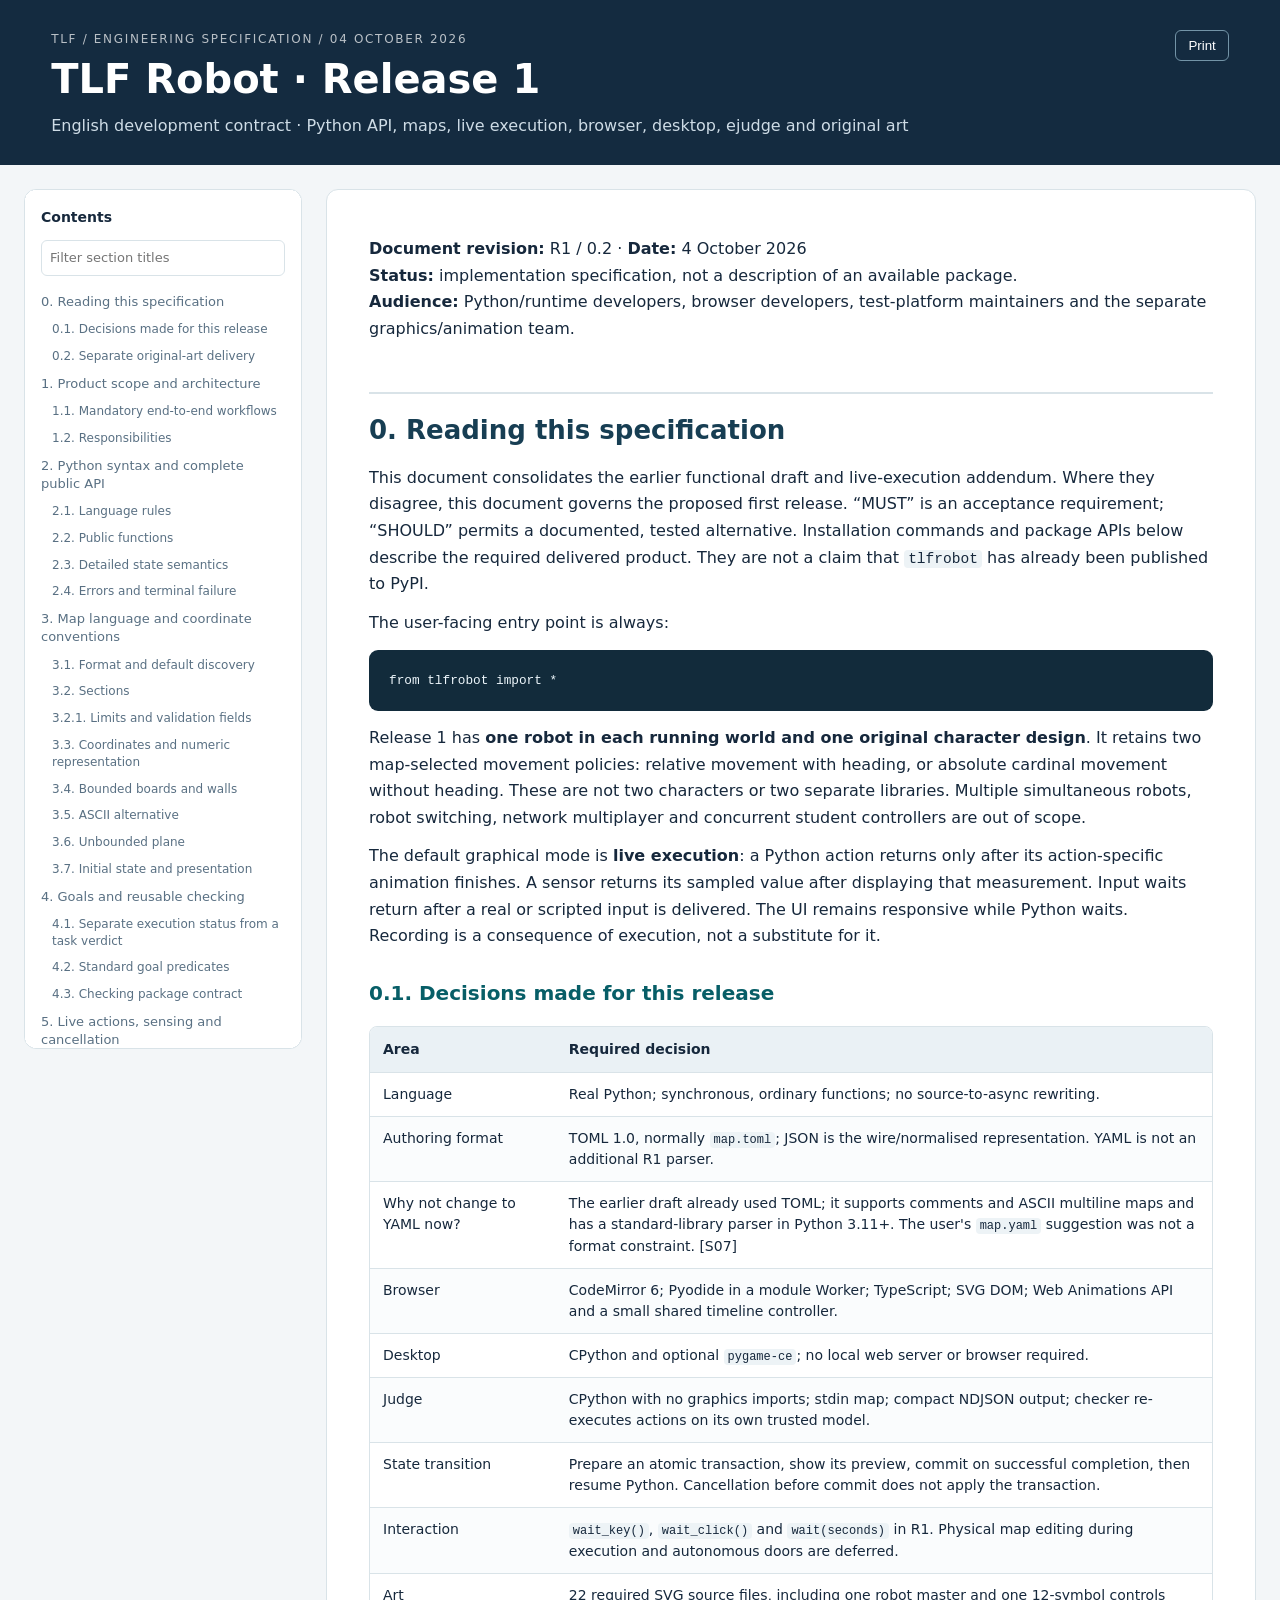
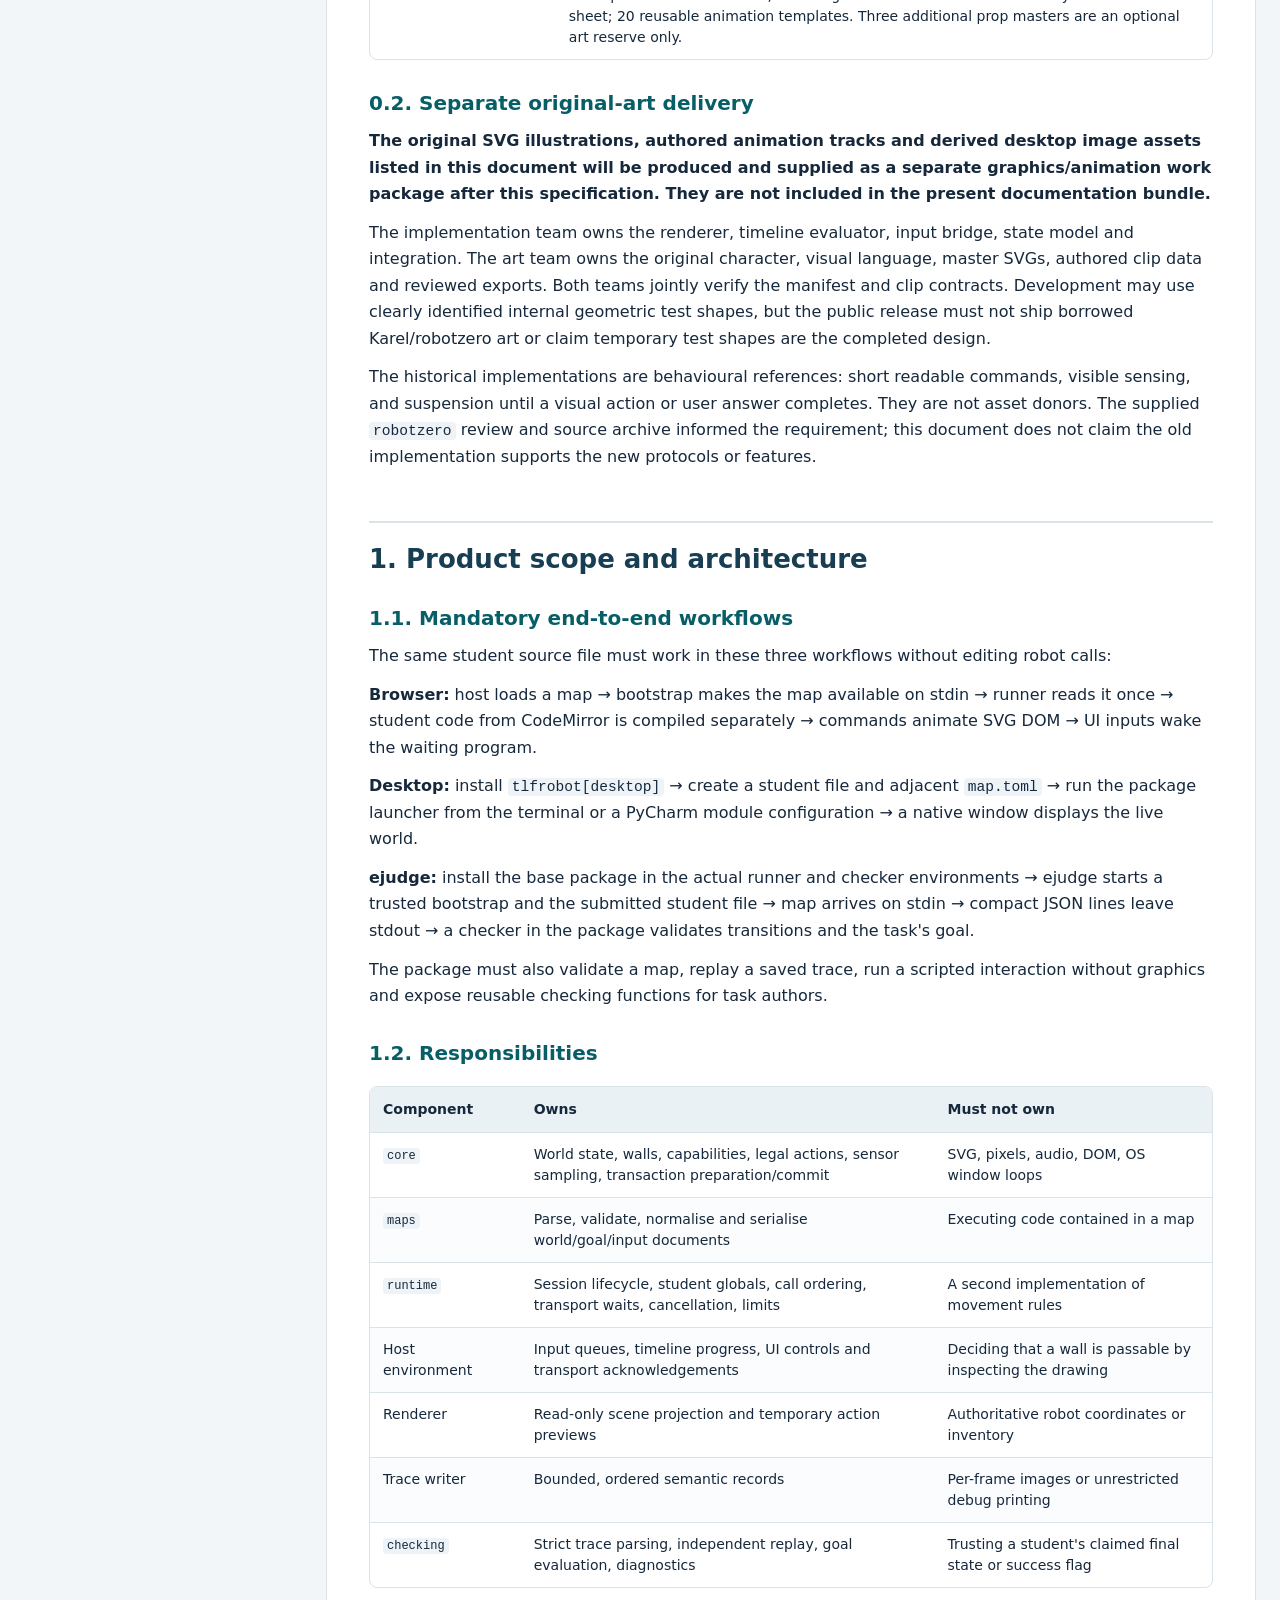
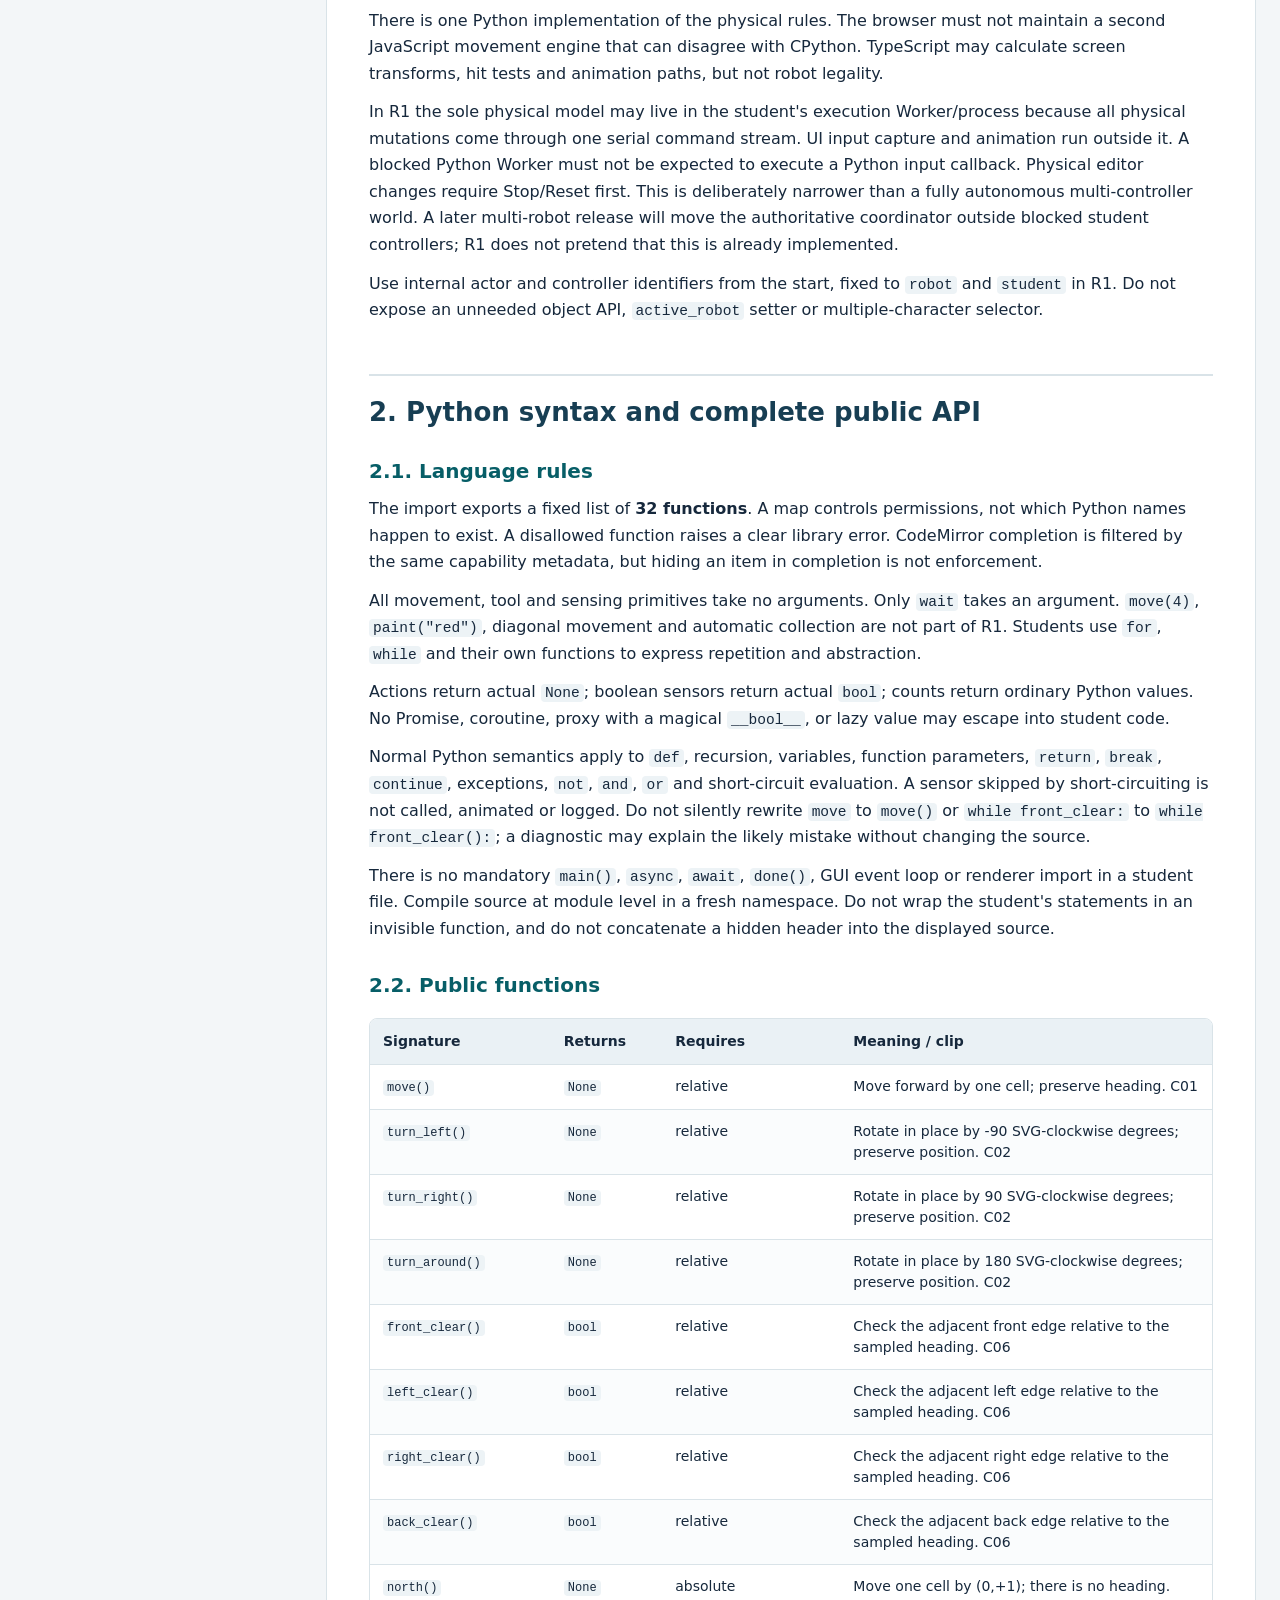
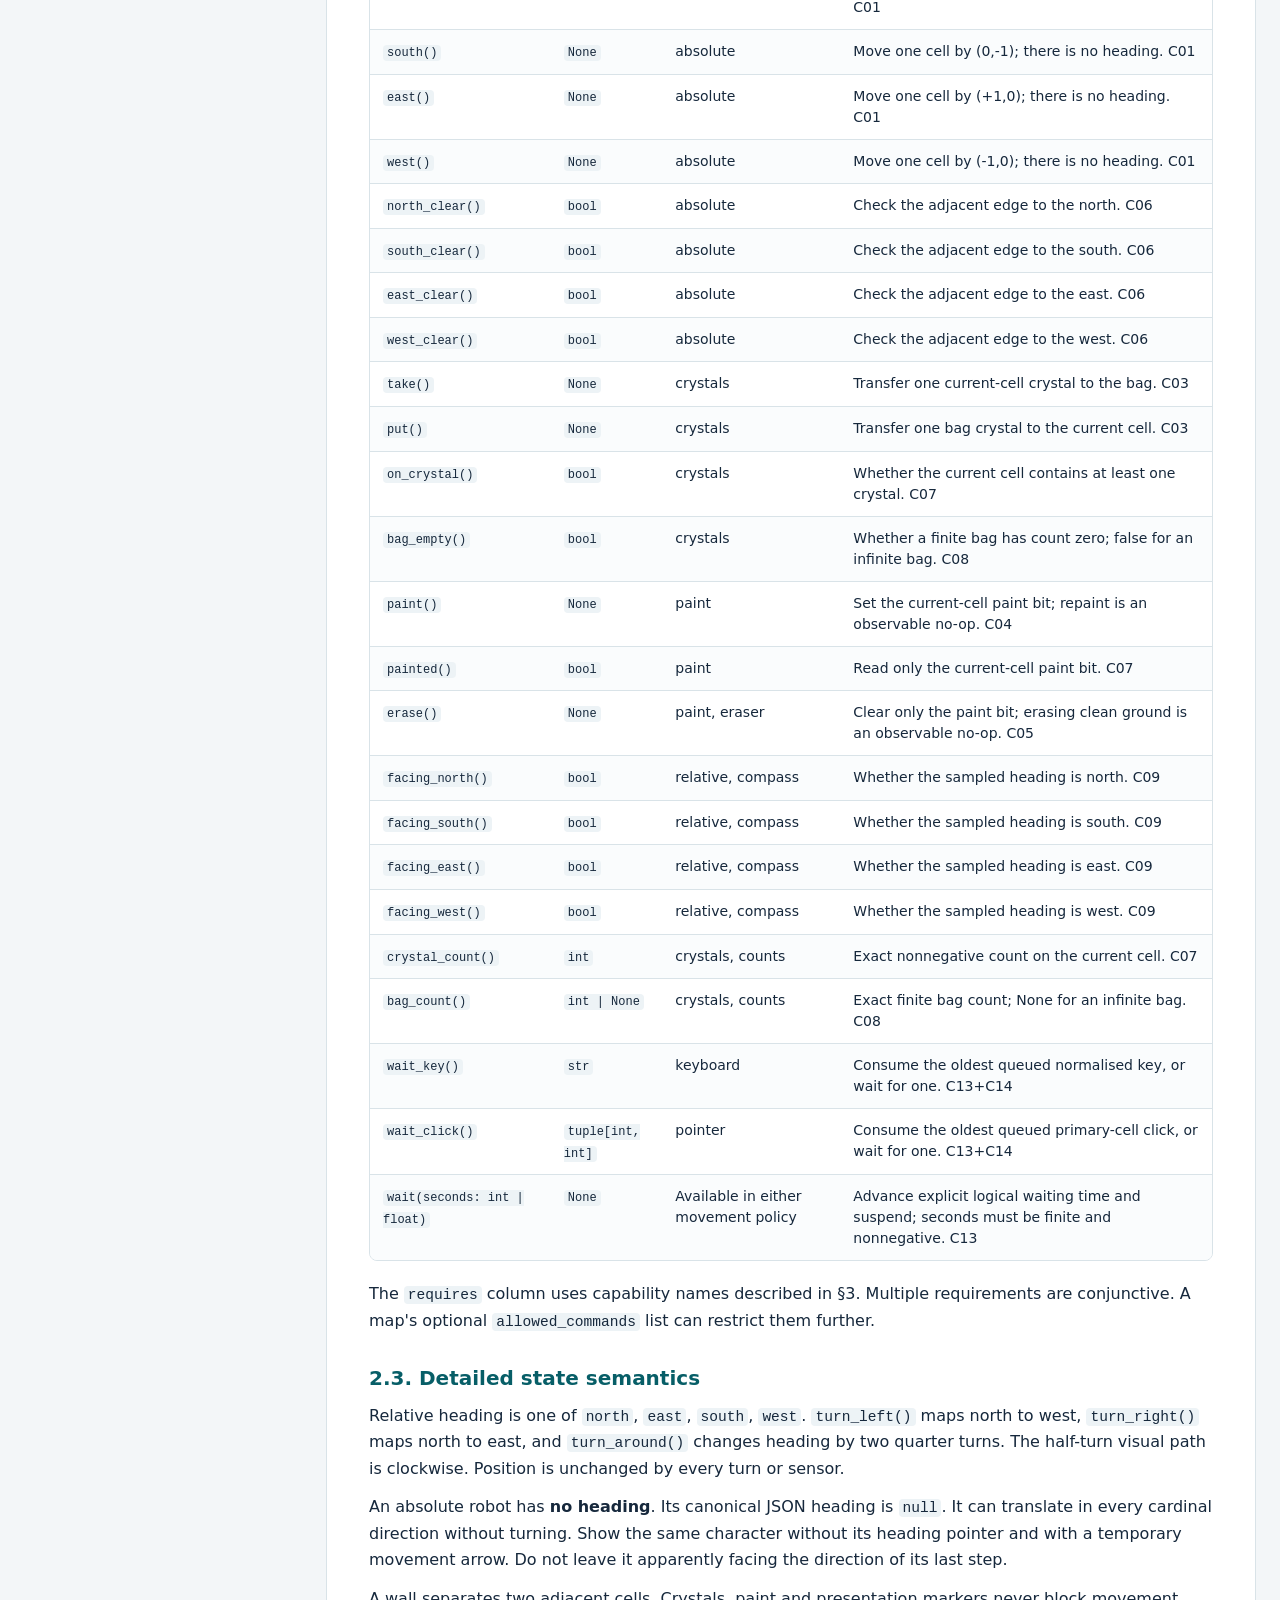
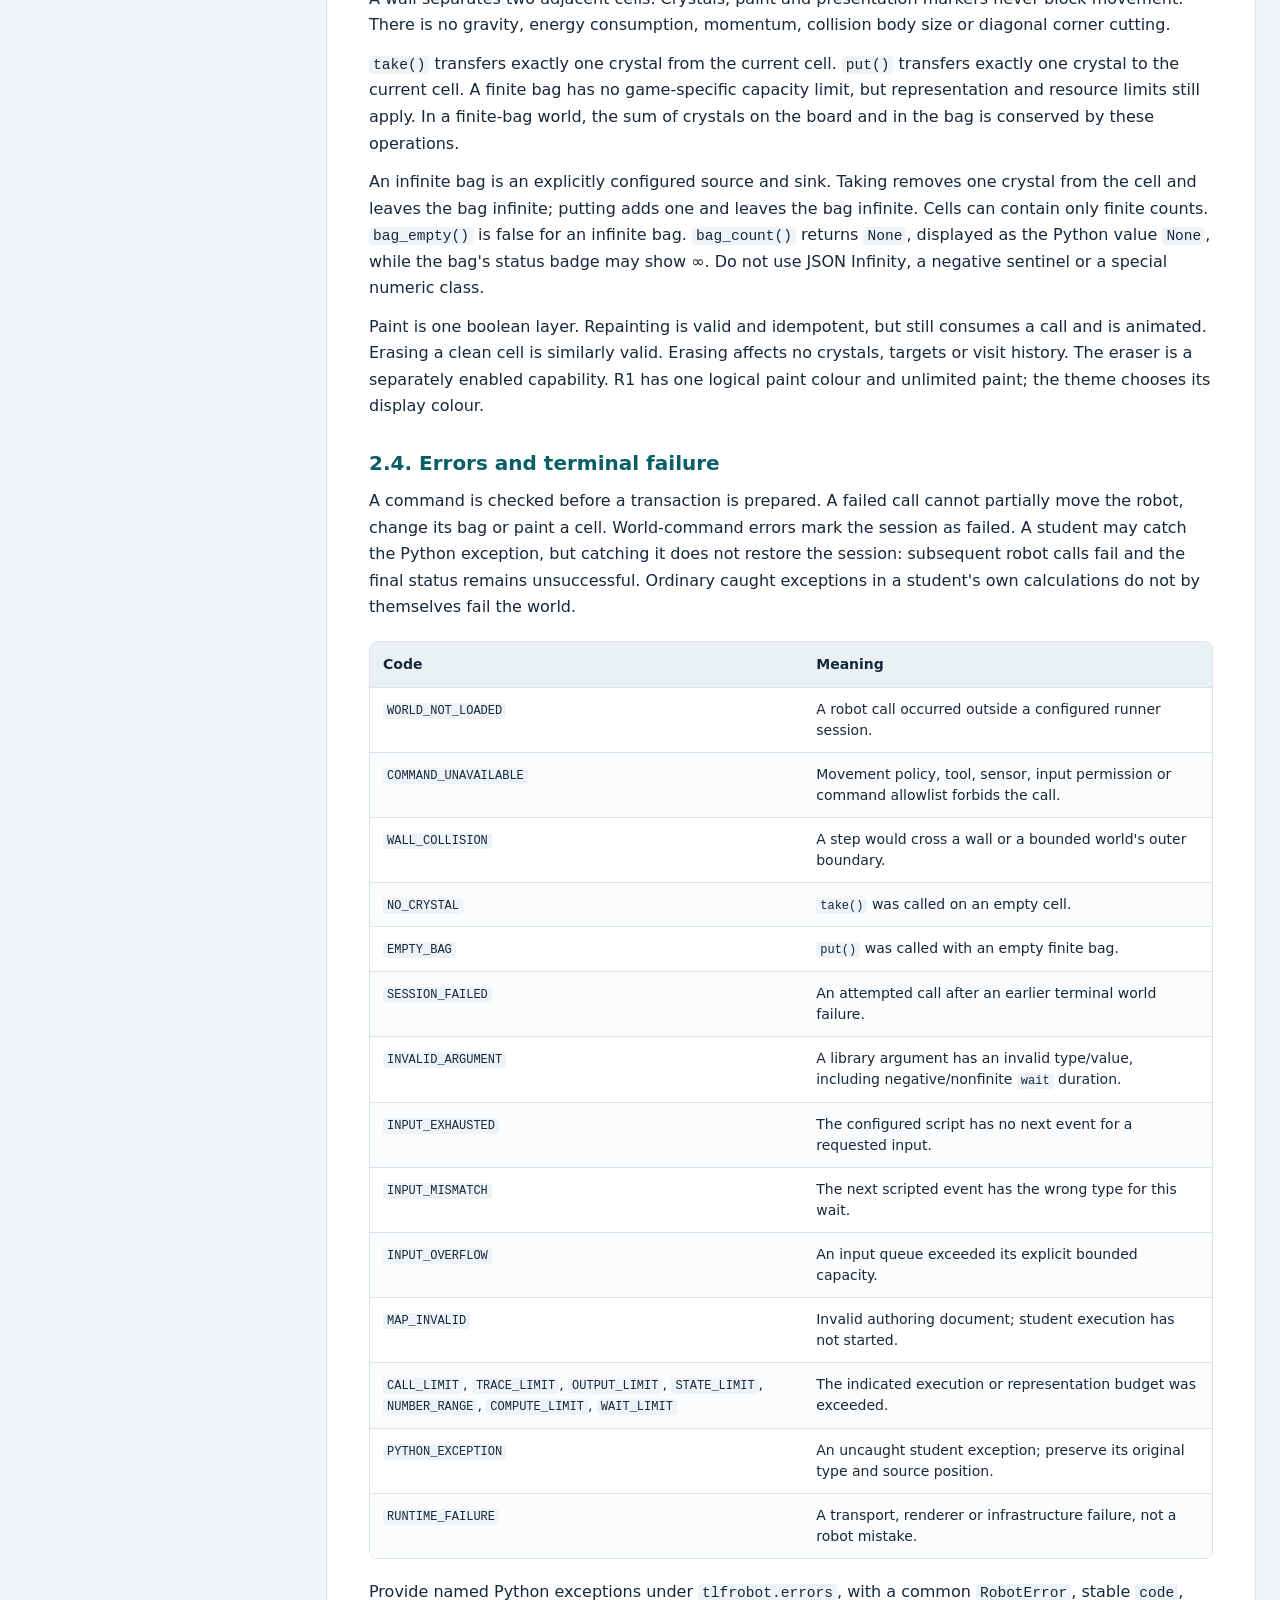
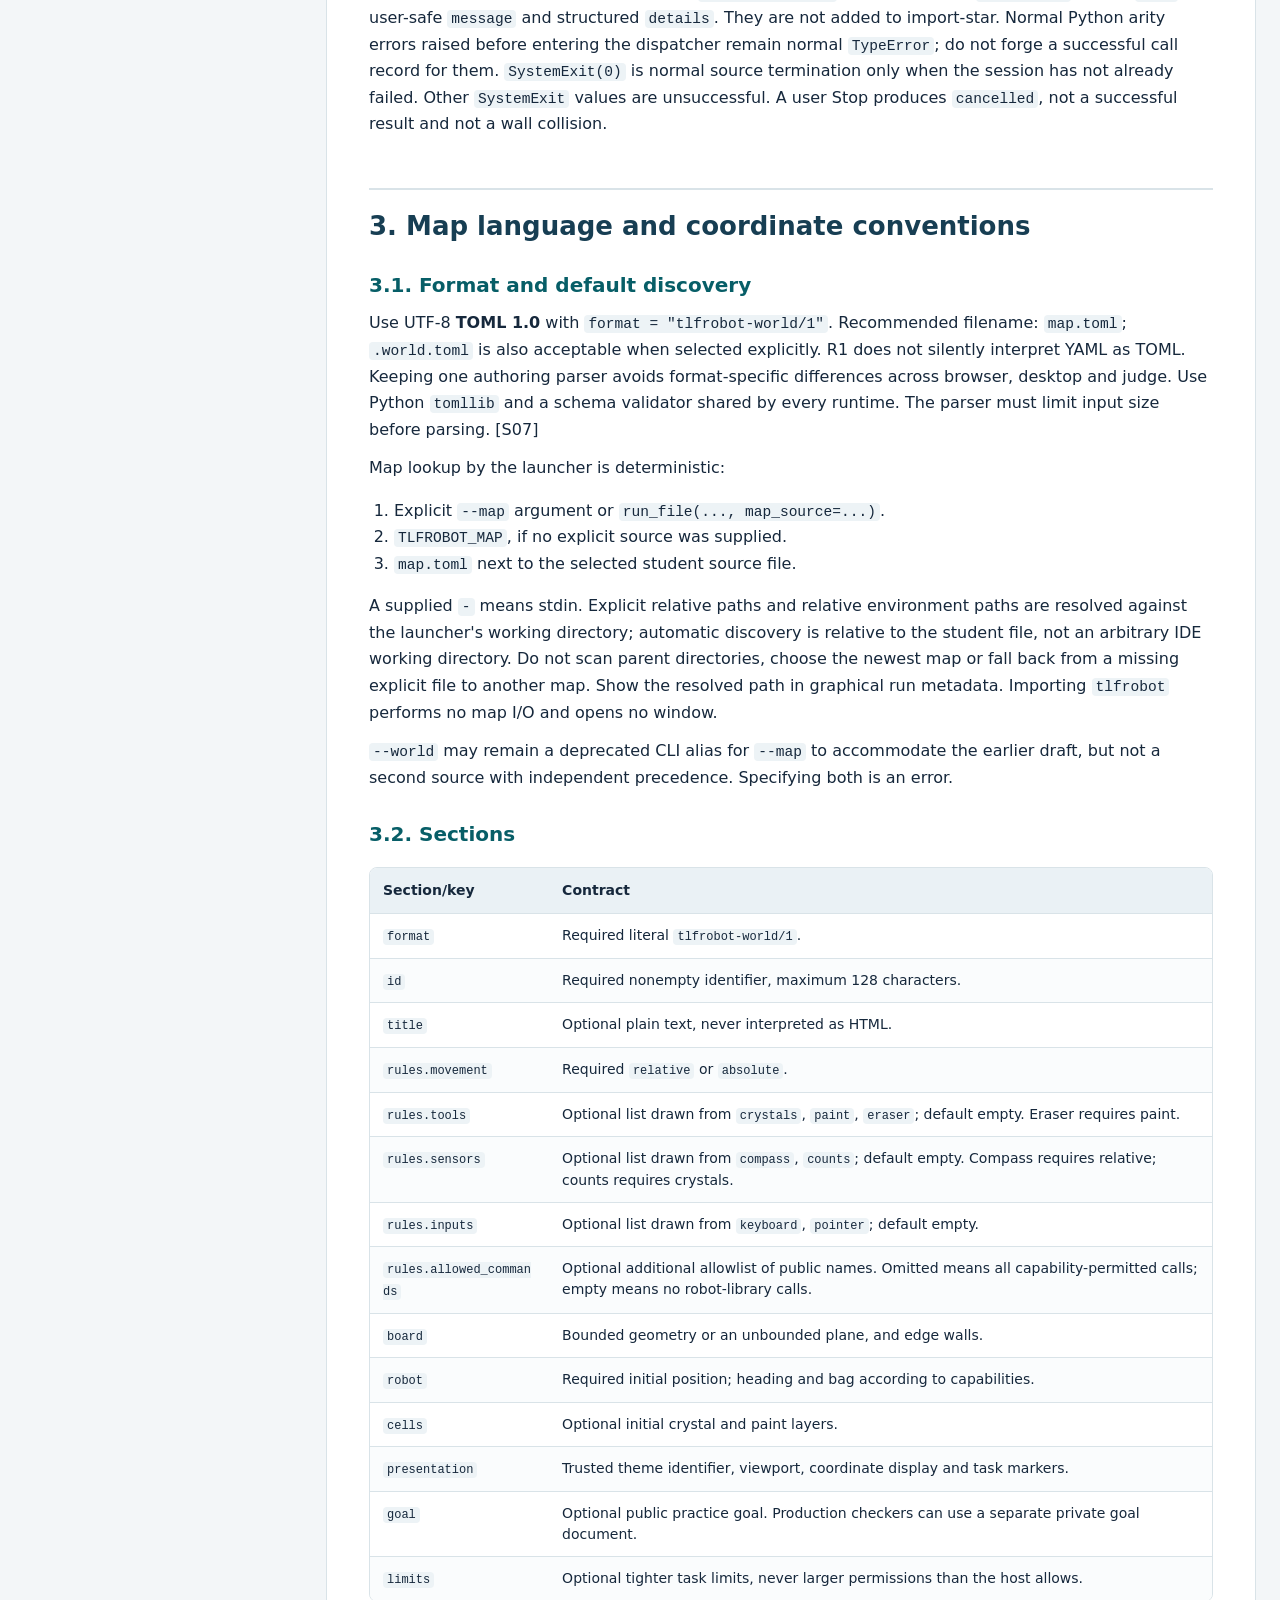
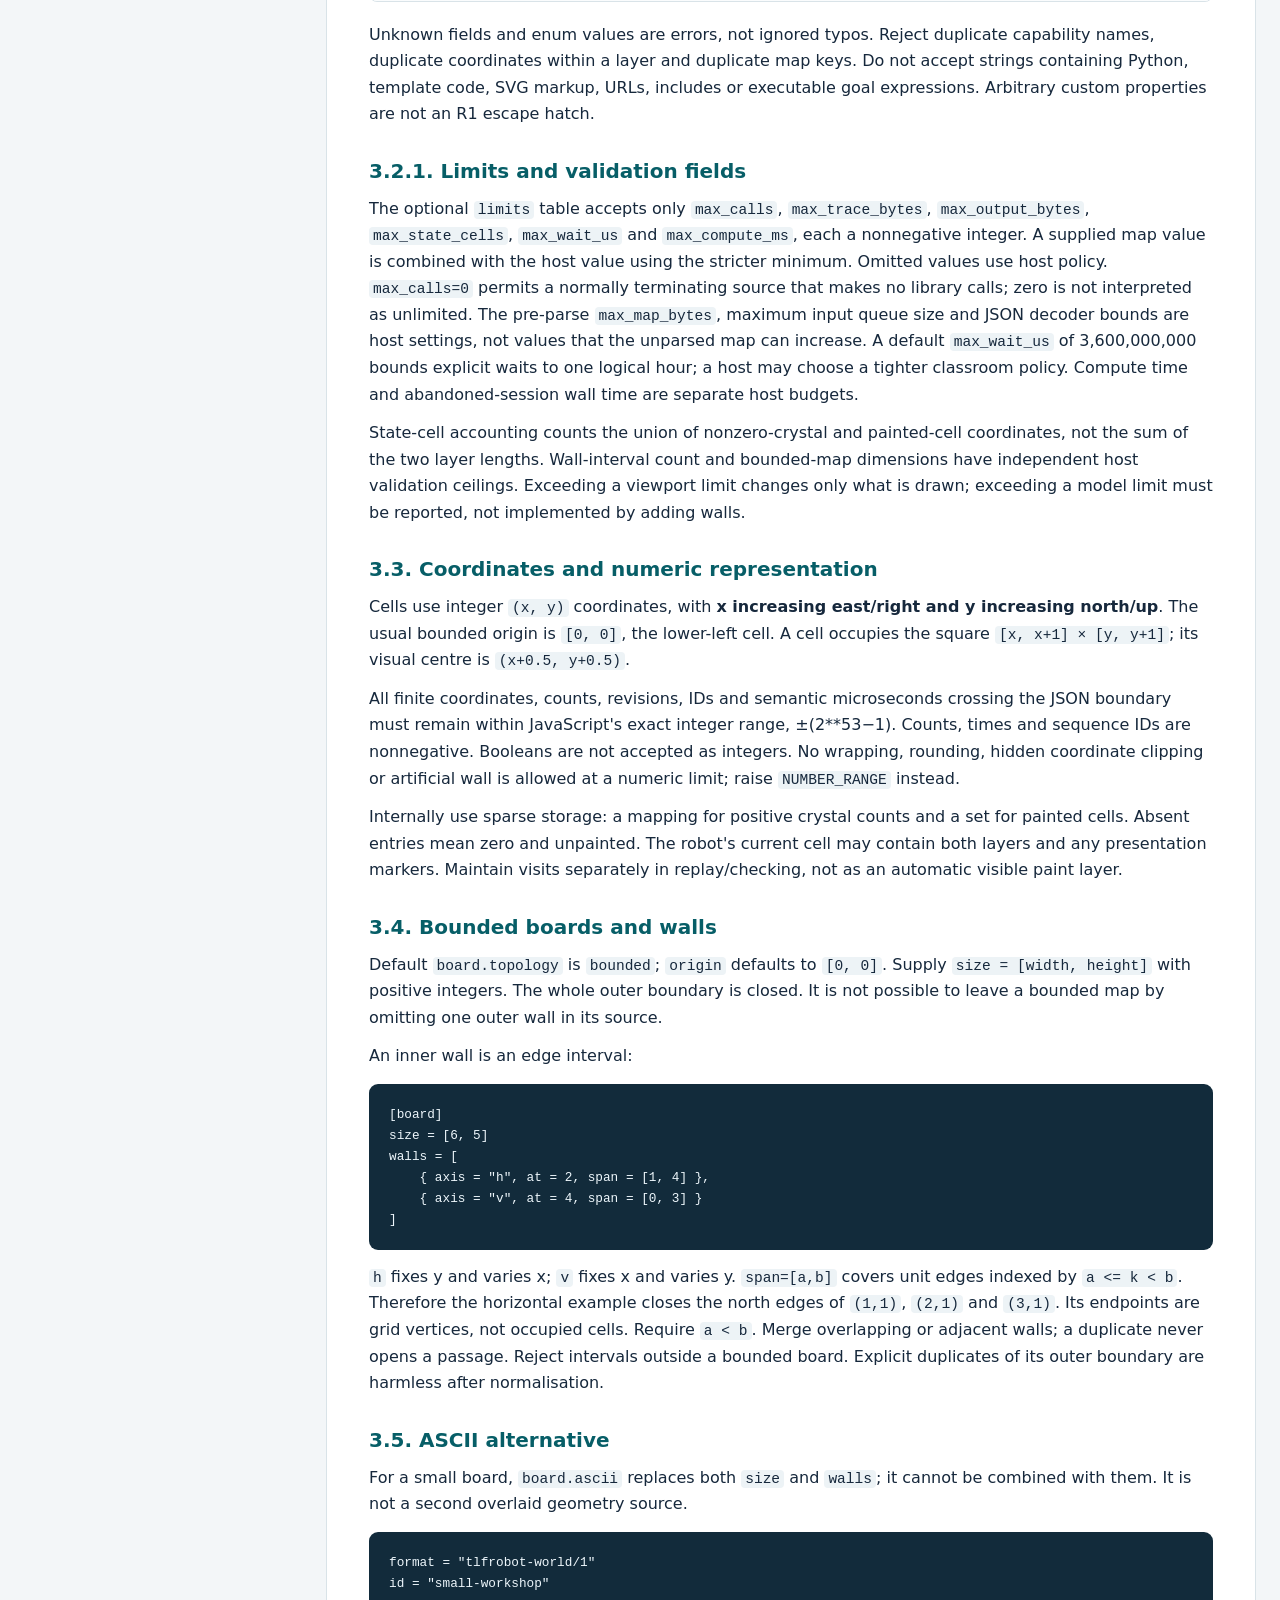
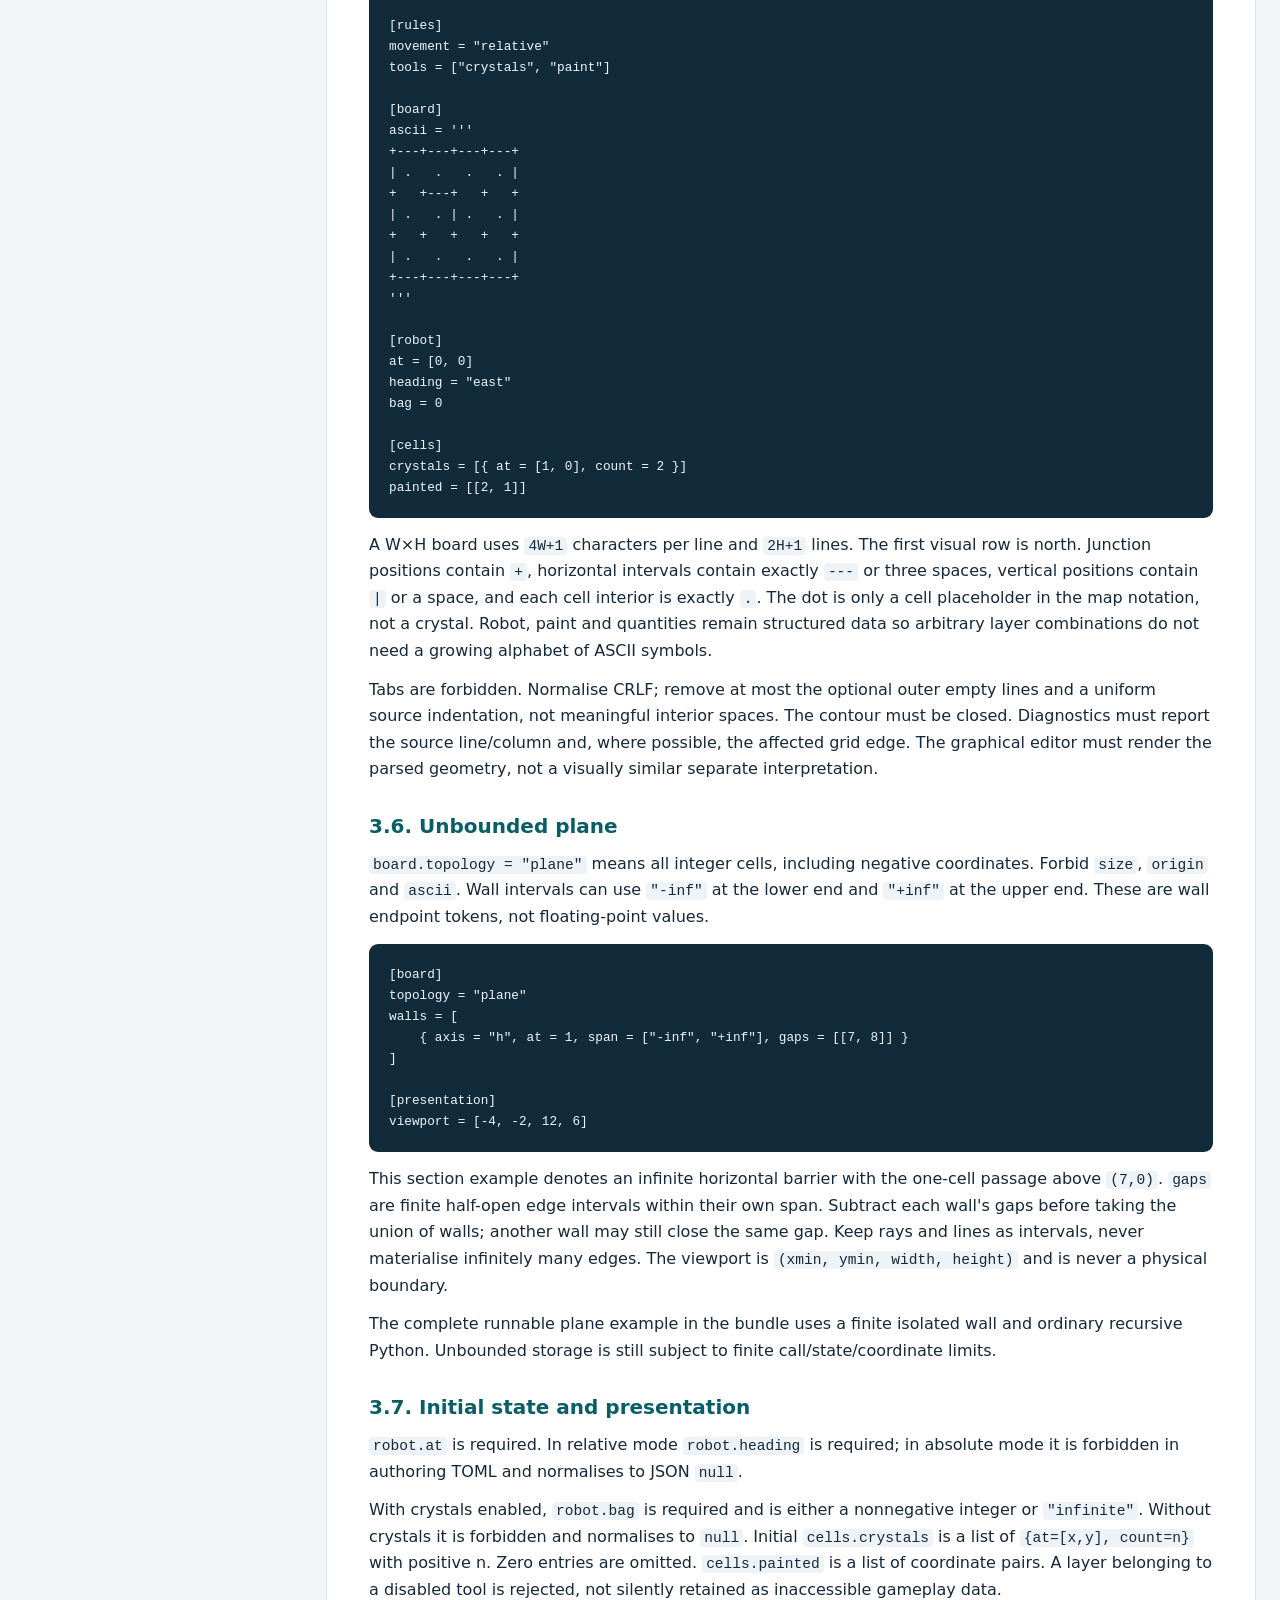
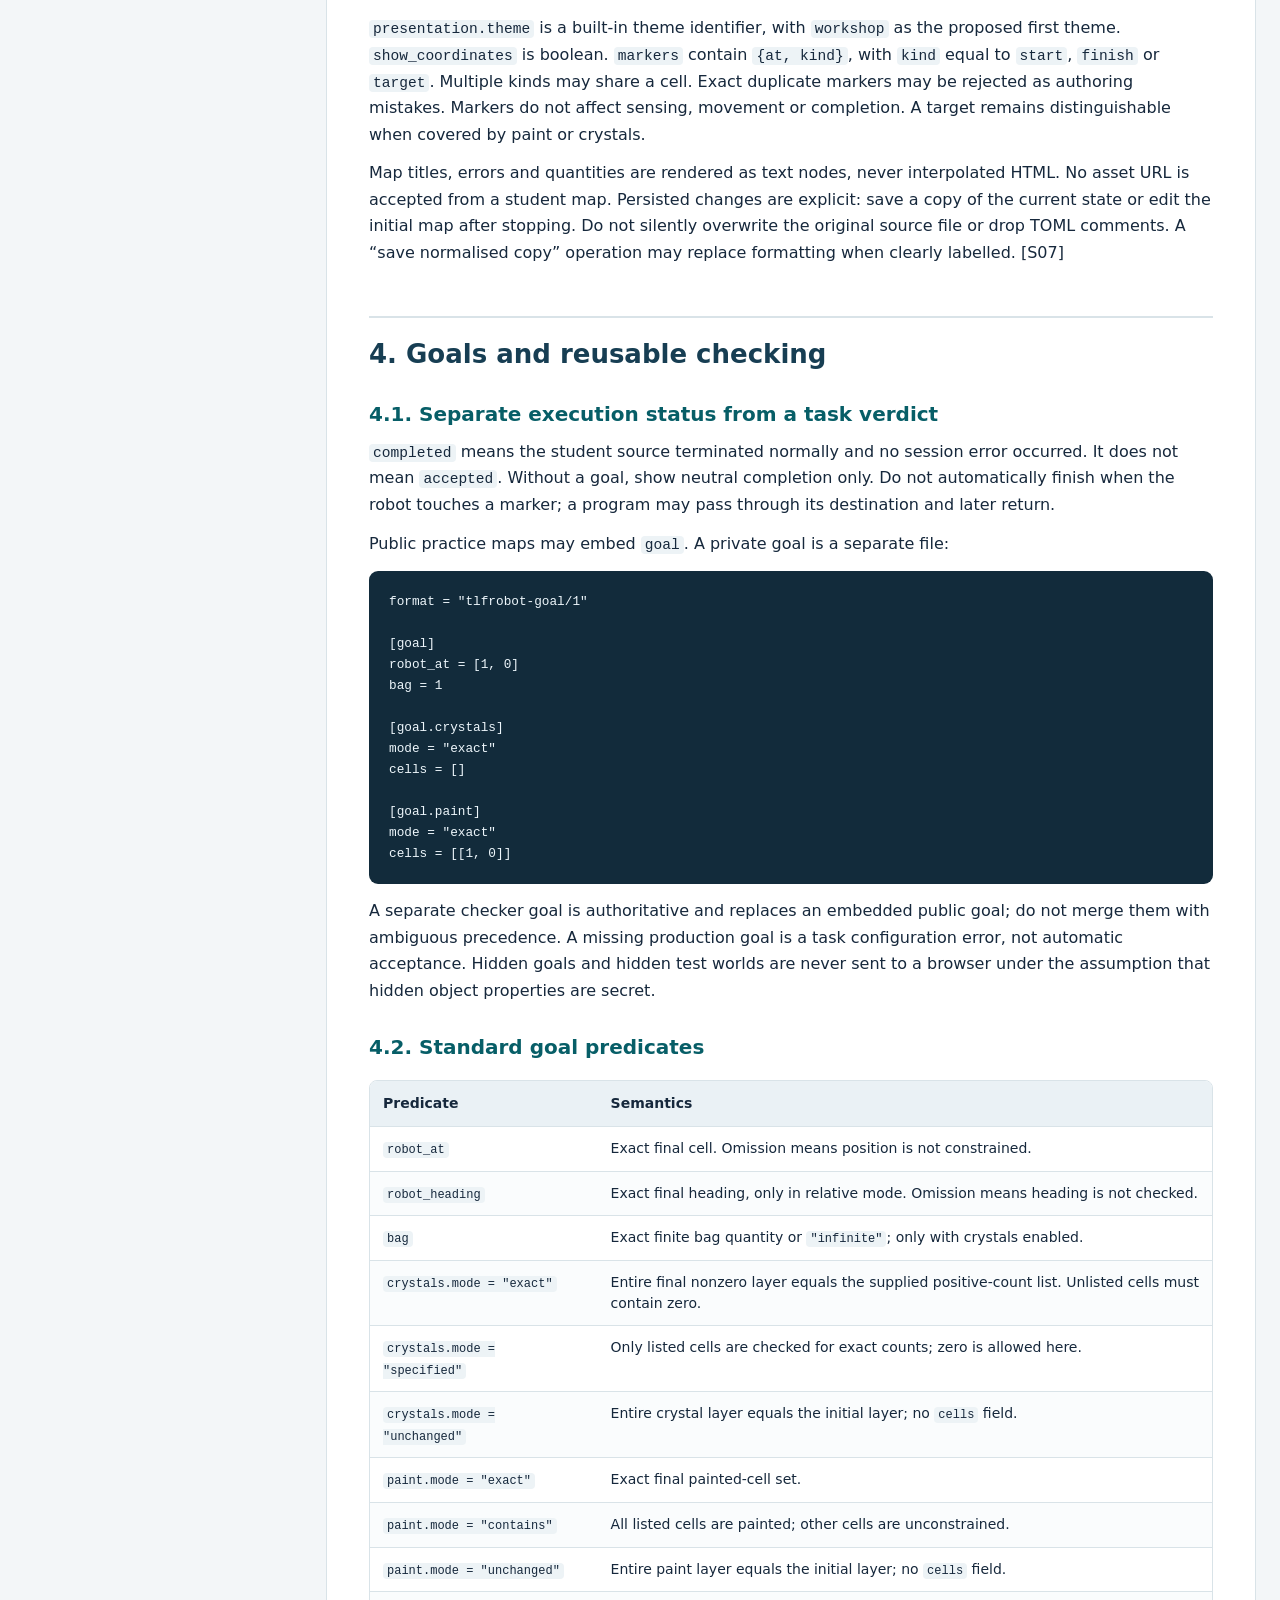
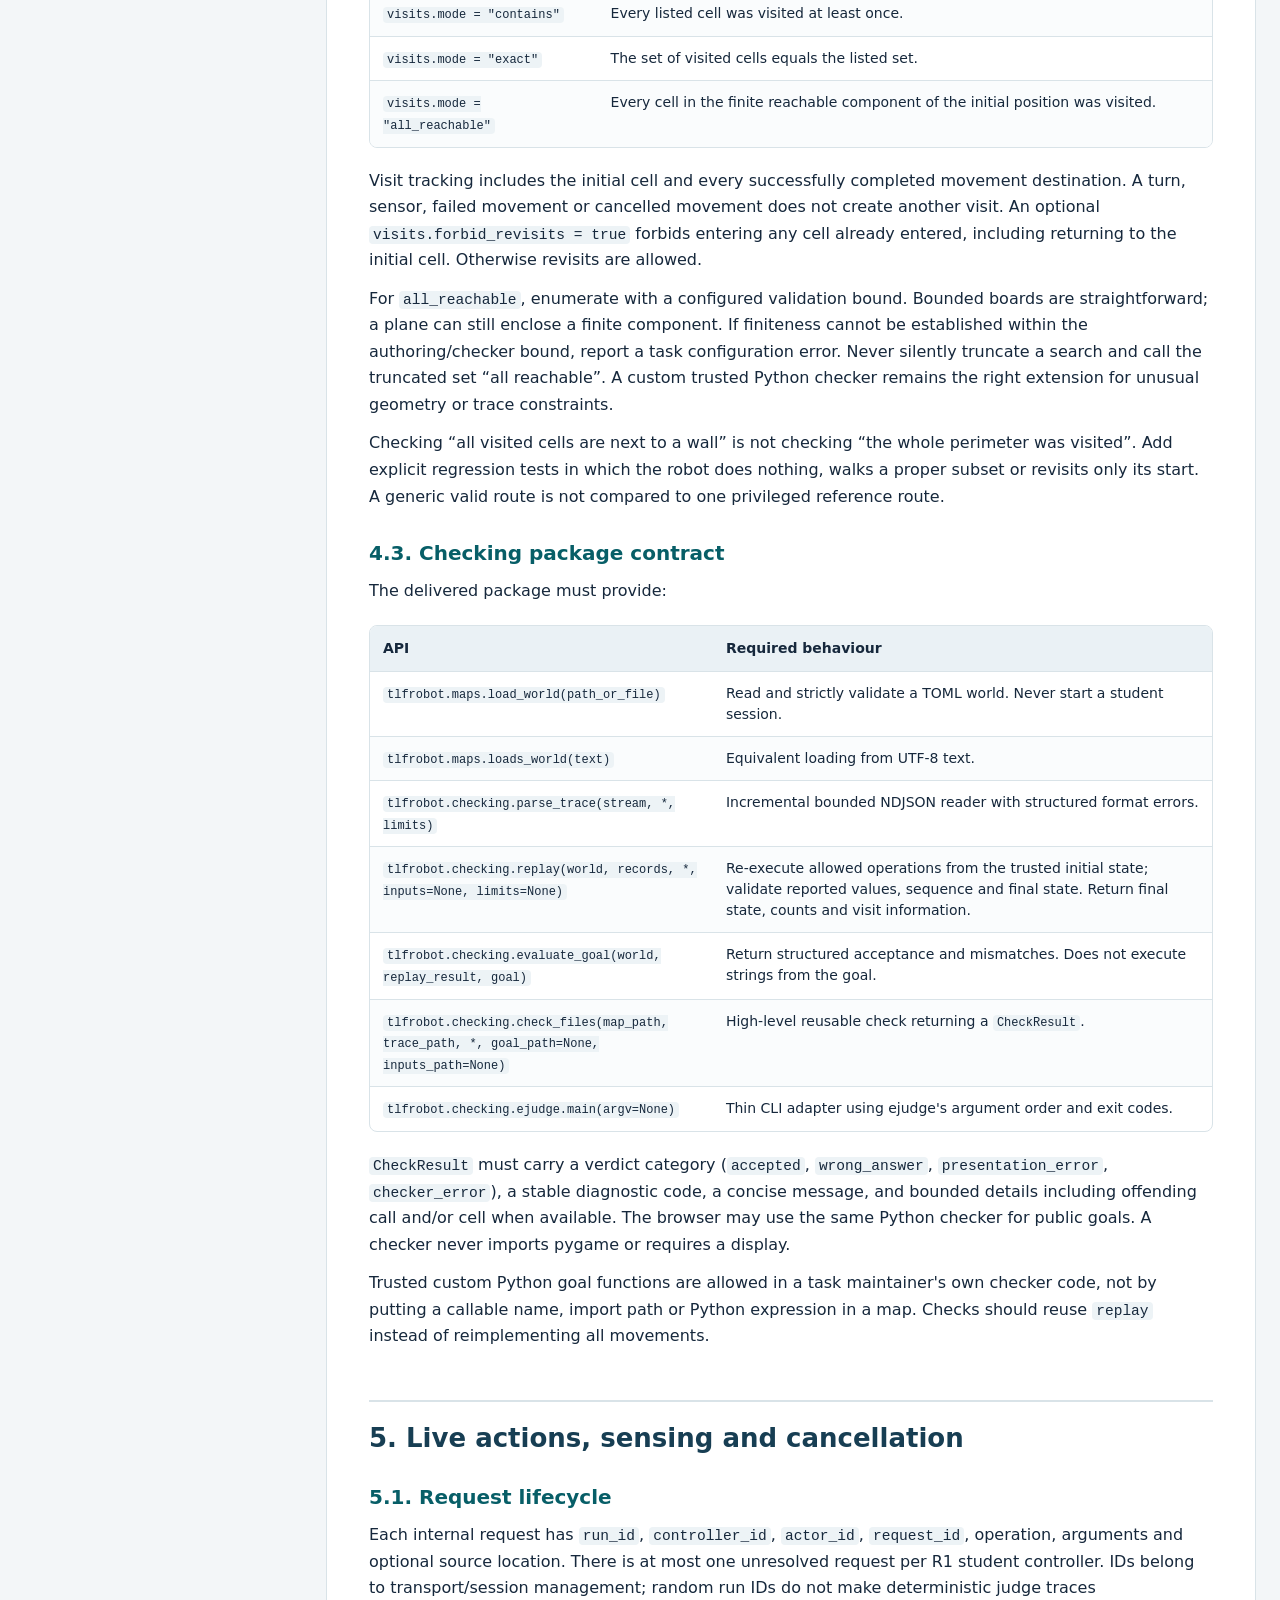
<file: docs/DEVELOPMENT_REQUIREMENTS.html>
<!doctype html><html lang="en"><head><meta charset="utf-8"><meta name="viewport" content="width=device-width,initial-scale=1"><title>TLF Robot · Release 1</title><style>
:root{--ink:#16283c;--muted:#597083;--accent:#075e67;--line:#d9e3e8;--paper:#fff;--bg:#f3f6f8}
*{box-sizing:border-box}[hidden]{display:none!important}html{scroll-behavior:smooth;scroll-padding-top:26px}body{margin:0;background:var(--bg);color:var(--ink);font:16px/1.66 system-ui,-apple-system,BlinkMacSystemFont,"Segoe UI",sans-serif}
.top{background:#142b40;color:white;padding:30px 4vw 26px}.top .eyebrow{text-transform:uppercase;letter-spacing:.14em;font-size:12px;opacity:.7}.top h1{margin:6px 0 10px;font-size:clamp(24px,3.8vw,40px);line-height:1.17;max-width:1000px}.top p{margin:0;color:#cedce6;max-width:1000px}
.layout{display:grid;grid-template-columns:278px minmax(0,1fr);max-width:1510px;margin:0 auto;gap:24px;padding:24px}.toc{align-self:start;position:sticky;top:20px;max-height:calc(100vh - 40px);overflow:auto;background:white;border:1px solid var(--line);border-radius:12px;padding:18px 16px;font-size:13px;line-height:1.4}.toc strong{display:block;margin-bottom:12px;font-size:14px}.toc a{display:block;color:var(--muted);text-decoration:none;padding:5px 0}.toc a:hover{color:var(--accent)}.toc a.sub{padding-left:11px;font-size:12px}.toc input{width:100%;font:inherit;margin-bottom:12px;padding:8px;border:1px solid var(--line);border-radius:6px}
main{background:white;border:1px solid var(--line);border-radius:12px;padding:34px 42px;min-width:0}main>h1{display:none}h2{font-size:26px;line-height:1.25;margin:50px 0 18px;padding-top:20px;border-top:2px solid var(--line);color:#173e53}h3{font-size:20px;line-height:1.3;margin:30px 0 12px;color:#075e67}h4{font-size:17px}p{margin:12px 0}a{overflow-wrap:anywhere;color:#086377;text-decoration:underline;text-underline-offset:3px}strong{font-weight:670}code{font: .91em/1.55 ui-monospace,SFMono-Regular,Consolas,monospace;background:#edf3f6;border-radius:4px;padding:1px 4px;overflow-wrap:anywhere}pre{background:#122b3b;color:#eef7fc;padding:20px;border-radius:9px;overflow-x:auto;font-size:14px;line-height:1.5}pre code{background:none;padding:0;white-space:pre;overflow-wrap:normal;color:inherit}blockquote{border-left:4px solid var(--accent);padding:8px 20px;margin:22px 0;background:#f0f8f8}.table-scroll{overflow:auto;margin:20px 0;border:1px solid var(--line);border-radius:8px}table{border-collapse:collapse;width:100%;font-size:14px;line-height:1.5}th{text-align:left;background:#eaf1f5;padding:12px 13px;font-weight:650;vertical-align:top}td{padding:11px 13px;border-top:1px solid var(--line);vertical-align:top}td:first-child{min-width:150px}tbody tr:nth-child(even){background:#fafcfd}table code{font-size:12px}ul,ol{padding-left:25px}.footer{padding:30px;color:var(--muted);font-size:13px;text-align:center}.print{border:1px solid #7394a7;background:transparent;color:white;border-radius:6px;padding:7px 12px;float:right;cursor:pointer}
@media(max-width:1050px){.layout{grid-template-columns:1fr;padding:14px}.toc{position:static;max-height:260px}main{padding:22px}.top{padding:22px}h2{font-size:23px}}
@media print{body{background:white;font-size:10pt}.top{background:white;color:black;padding:0 0 12px}.top p{color:#333}.layout{display:block;padding:0}.toc,.print,.footer{display:none}main{border:0;padding:0}h2{break-after:avoid}h3,th{break-after:avoid}pre{white-space:pre-wrap;background:#f4f4f4;color:black;overflow:visible}pre code{white-space:pre-wrap}tr{break-inside:avoid}a{color:black}.table-scroll{overflow:visible}td,th{padding:6px}.top h1{font-size:22pt}}
</style></head><body><header class="top"><button class="print" onclick="window.print()">Print</button><div class="eyebrow">TLF / Engineering specification / 04 October 2026</div><h1>TLF Robot · Release 1</h1><p>English development contract · Python API, maps, live execution, browser, desktop, ejudge and original art</p></header><div class="layout"><nav class="toc"><strong>Contents</strong><input type="search" id="nav-search" aria-label="Filter section titles" placeholder="Filter section titles"><a class="" href="#0-reading-this-specification">0. Reading this specification</a><a class="sub" href="#0-1-decisions-made-for-this-release">0.1. Decisions made for this release</a><a class="sub" href="#0-2-separate-original-art-delivery">0.2. Separate original-art delivery</a><a class="" href="#1-product-scope-and-architecture">1. Product scope and architecture</a><a class="sub" href="#1-1-mandatory-end-to-end-workflows">1.1. Mandatory end-to-end workflows</a><a class="sub" href="#1-2-responsibilities">1.2. Responsibilities</a><a class="" href="#2-python-syntax-and-complete-public-api">2. Python syntax and complete public API</a><a class="sub" href="#2-1-language-rules">2.1. Language rules</a><a class="sub" href="#2-2-public-functions">2.2. Public functions</a><a class="sub" href="#2-3-detailed-state-semantics">2.3. Detailed state semantics</a><a class="sub" href="#2-4-errors-and-terminal-failure">2.4. Errors and terminal failure</a><a class="" href="#3-map-language-and-coordinate-conventions">3. Map language and coordinate conventions</a><a class="sub" href="#3-1-format-and-default-discovery">3.1. Format and default discovery</a><a class="sub" href="#3-2-sections">3.2. Sections</a><a class="sub" href="#3-2-1-limits-and-validation-fields">3.2.1. Limits and validation fields</a><a class="sub" href="#3-3-coordinates-and-numeric-representation">3.3. Coordinates and numeric representation</a><a class="sub" href="#3-4-bounded-boards-and-walls">3.4. Bounded boards and walls</a><a class="sub" href="#3-5-ascii-alternative">3.5. ASCII alternative</a><a class="sub" href="#3-6-unbounded-plane">3.6. Unbounded plane</a><a class="sub" href="#3-7-initial-state-and-presentation">3.7. Initial state and presentation</a><a class="" href="#4-goals-and-reusable-checking">4. Goals and reusable checking</a><a class="sub" href="#4-1-separate-execution-status-from-a-task-verdict">4.1. Separate execution status from a task verdict</a><a class="sub" href="#4-2-standard-goal-predicates">4.2. Standard goal predicates</a><a class="sub" href="#4-3-checking-package-contract">4.3. Checking package contract</a><a class="" href="#5-live-actions-sensing-and-cancellation">5. Live actions, sensing and cancellation</a><a class="sub" href="#5-1-request-lifecycle">5.1. Request lifecycle</a><a class="sub" href="#5-2-exactly-once-settlement">5.2. Exactly-once settlement</a><a class="sub" href="#5-3-controls">5.3. Controls</a><a class="" href="#6-user-interaction-and-time">6. User interaction and time</a><a class="sub" href="#6-1-input-scope">6.1. Input scope</a><a class="sub" href="#6-2-explicit-timed-waits">6.2. Explicit timed waits</a><a class="sub" href="#6-3-scripted-input-for-repeatable-tests">6.3. Scripted input for repeatable tests</a><a class="" href="#7-browser-runtime-and-codemirror-integration">7. Browser runtime and CodeMirror integration</a><a class="sub" href="#7-1-editor">7.1. Editor</a><a class="sub" href="#7-2-host-bootstrap-and-stdin">7.2. Host bootstrap and stdin</a><a class="sub" href="#7-3-python-execution-and-package-installation">7.3. Python execution and package installation</a><a class="sub" href="#7-4-synchronous-request-response-bridge">7.4. Synchronous request/response bridge</a><a class="sub" href="#7-5-rendering-and-interruptions">7.5. Rendering and interruptions</a><a class="" href="#8-local-cpython-and-pycharm">8. Local CPython and PyCharm</a><a class="sub" href="#8-1-installation-and-launch-contract">8.1. Installation and launch contract</a><a class="sub" href="#8-2-gui-process-arrangement">8.2. GUI process arrangement</a><a class="sub" href="#8-3-reusing-the-art">8.3. Reusing the art</a><a class="" href="#9-headless-execution-and-compact-trace-protocol">9. Headless execution and compact trace protocol</a><a class="sub" href="#9-1-running-without-graphics">9.1. Running without graphics</a><a class="sub" href="#9-2-ndjson-version-2">9.2. NDJSON version 2</a><a class="sub" href="#9-3-normalised-world-and-final-state">9.3. Normalised world and final state</a><a class="sub" href="#9-4-example-and-size-policy">9.4. Example and size policy</a><a class="sub" href="#9-5-output-separation-and-distrust">9.5. Output separation and distrust</a><a class="" href="#10-ejudge-integration">10. ejudge integration</a><a class="sub" href="#10-1-supported-integration-route">10.1. Supported integration route</a><a class="sub" href="#10-2-checker-adapter">10.2. Checker adapter</a><a class="sub" href="#10-3-runtime-exit-codes-and-environment">10.3. Runtime exit codes and environment</a><a class="" href="#11-graphics-and-visual-identity">11. Graphics and visual identity</a><a class="sub" href="#11-1-original-design-direction">11.1. Original design direction</a><a class="sub" href="#11-2-what-counts-as-an-asset">11.2. What counts as an asset</a><a class="sub" href="#11-3-complete-required-svg-inventory">11.3. Complete required SVG inventory</a><a class="sub" href="#11-4-small-art-reserve-not-extra-r1-mechanics">11.4. Small art reserve, not extra R1 mechanics</a><a class="" href="#12-svg-construction-and-portable-animation-contract">12. SVG construction and portable animation contract</a><a class="sub" href="#12-1-master-coordinate-system-and-parts">12.1. Master coordinate system and parts</a><a class="sub" href="#12-2-allowed-svg-subset">12.2. Allowed SVG subset</a><a class="sub" href="#12-3-layering-and-visibility">12.3. Layering and visibility</a><a class="sub" href="#12-4-what-an-svg-animation-means-here">12.4. What an “SVG animation” means here</a><a class="" href="#13-complete-animation-inventory-and-behaviour">13. Complete animation inventory and behaviour</a><a class="sub" href="#13-1-twenty-reusable-templates">13.1. Twenty reusable templates</a><a class="sub" href="#13-2-required-outcome-variants">13.2. Required outcome variants</a><a class="sub" href="#13-3-crystal-accounting-and-paint-reveals">13.3. Crystal accounting and paint reveals</a><a class="sub" href="#13-4-sensors-teach-evaluation">13.4. Sensors teach evaluation</a><a class="sub" href="#13-5-accessibility-small-scales-and-reduced-motion">13.5. Accessibility, small scales and reduced motion</a><a class="" href="#14-art-handoff-and-developer-deliverables">14. Art handoff and developer deliverables</a><a class="sub" href="#14-1-separate-art-work-package">14.1. Separate art work package</a><a class="sub" href="#14-2-implementation-work-package">14.2. Implementation work package</a><a class="sub" href="#14-3-non-goals-that-must-remain-explicit">14.3. Non-goals that must remain explicit</a><a class="" href="#15-test-plan-and-acceptance-criteria">15. Test plan and acceptance criteria</a><a class="sub" href="#15-1-core-and-parser-tests">15.1. Core and parser tests</a><a class="sub" href="#15-2-runtime-and-ui-tests">15.2. Runtime and UI tests</a><a class="sub" href="#15-3-cross-backend-and-checker-tests">15.3. Cross-backend and checker tests</a><a class="sub" href="#15-4-art-and-animation-tests">15.4. Art and animation tests</a><a class="sub" href="#15-5-release-gates">15.5. Release gates</a><a class="" href="#16-suggested-implementation-sequence">16. Suggested implementation sequence</a><a class="" href="#17-sources-and-traceability">17. Sources and traceability</a></nav><main><h1>TLF Robot — Release 1 Development Requirements</h1>
<p><strong>Document revision:</strong> R1 / 0.2 · <strong>Date:</strong> 4 October 2026<br/>
<strong>Status:</strong> implementation specification, not a description of an available package.<br/>
<strong>Audience:</strong> Python/runtime developers, browser developers, test-platform maintainers and the separate graphics/animation team.</p>
<h2 id="0-reading-this-specification">0. Reading this specification</h2>
<p>This document consolidates the earlier functional draft and live-execution addendum. Where they disagree, this document governs the proposed first release. “MUST” is an acceptance requirement; “SHOULD” permits a documented, tested alternative. Installation commands and package APIs below describe the required delivered product. They are not a claim that <code>tlfrobot</code> has already been published to PyPI.</p>
<p>The user-facing entry point is always:</p>
<pre><code class="language-python">from tlfrobot import *
</code></pre>
<p>Release 1 has <strong>one robot in each running world and one original character design</strong>. It retains two map-selected movement policies: relative movement with heading, or absolute cardinal movement without heading. These are not two characters or two separate libraries. Multiple simultaneous robots, robot switching, network multiplayer and concurrent student controllers are out of scope.</p>
<p>The default graphical mode is <strong>live execution</strong>: a Python action returns only after its action-specific animation finishes. A sensor returns its sampled value after displaying that measurement. Input waits return after a real or scripted input is delivered. The UI remains responsive while Python waits. Recording is a consequence of execution, not a substitute for it.</p>
<h3 id="0-1-decisions-made-for-this-release">0.1. Decisions made for this release</h3>
<div class="table-scroll"><table>
<thead>
<tr>
<th>Area</th>
<th>Required decision</th>
</tr>
</thead>
<tbody>
<tr>
<td>Language</td>
<td>Real Python; synchronous, ordinary functions; no source-to-async rewriting.</td>
</tr>
<tr>
<td>Authoring format</td>
<td>TOML 1.0, normally <code>map.toml</code>; JSON is the wire/normalised representation. YAML is not an additional R1 parser.</td>
</tr>
<tr>
<td>Why not change to YAML now?</td>
<td>The earlier draft already used TOML; it supports comments and ASCII multiline maps and has a standard-library parser in Python 3.11+. The user's <code>map.yaml</code> suggestion was not a format constraint. [S07]</td>
</tr>
<tr>
<td>Browser</td>
<td>CodeMirror 6; Pyodide in a module Worker; TypeScript; SVG DOM; Web Animations API and a small shared timeline controller.</td>
</tr>
<tr>
<td>Desktop</td>
<td>CPython and optional <code>pygame-ce</code>; no local web server or browser required.</td>
</tr>
<tr>
<td>Judge</td>
<td>CPython with no graphics imports; stdin map; compact NDJSON output; checker re-executes actions on its own trusted model.</td>
</tr>
<tr>
<td>State transition</td>
<td>Prepare an atomic transaction, show its preview, commit on successful completion, then resume Python. Cancellation before commit does not apply the transaction.</td>
</tr>
<tr>
<td>Interaction</td>
<td><code>wait_key()</code>, <code>wait_click()</code> and <code>wait(seconds)</code> in R1. Physical map editing during execution and autonomous doors are deferred.</td>
</tr>
<tr>
<td>Art</td>
<td>22 required SVG source files, including one robot master and one 12-symbol controls sheet; 20 reusable animation templates. Three additional prop masters are an optional art reserve only.</td>
</tr>
</tbody>
</table></div>
<h3 id="0-2-separate-original-art-delivery">0.2. Separate original-art delivery</h3>
<p><strong>The original SVG illustrations, authored animation tracks and derived desktop image assets listed in this document will be produced and supplied as a separate graphics/animation work package after this specification. They are not included in the present documentation bundle.</strong></p>
<p>The implementation team owns the renderer, timeline evaluator, input bridge, state model and integration. The art team owns the original character, visual language, master SVGs, authored clip data and reviewed exports. Both teams jointly verify the manifest and clip contracts. Development may use clearly identified internal geometric test shapes, but the public release must not ship borrowed Karel/robotzero art or claim temporary test shapes are the completed design.</p>
<p>The historical implementations are behavioural references: short readable commands, visible sensing, and suspension until a visual action or user answer completes. They are not asset donors. The supplied <code>robotzero</code> review and source archive informed the requirement; this document does not claim the old implementation supports the new protocols or features.</p>
<h2 id="1-product-scope-and-architecture">1. Product scope and architecture</h2>
<h3 id="1-1-mandatory-end-to-end-workflows">1.1. Mandatory end-to-end workflows</h3>
<p>The same student source file must work in these three workflows without editing robot calls:</p>
<p><strong>Browser:</strong> host loads a map → bootstrap makes the map available on stdin → runner reads it once → student code from CodeMirror is compiled separately → commands animate SVG DOM → UI inputs wake the waiting program.</p>
<p><strong>Desktop:</strong> install <code>tlfrobot[desktop]</code> → create a student file and adjacent <code>map.toml</code> → run the package launcher from the terminal or a PyCharm module configuration → a native window displays the live world.</p>
<p><strong>ejudge:</strong> install the base package in the actual runner and checker environments → ejudge starts a trusted bootstrap and the submitted student file → map arrives on stdin → compact JSON lines leave stdout → a checker in the package validates transitions and the task's goal.</p>
<p>The package must also validate a map, replay a saved trace, run a scripted interaction without graphics and expose reusable checking functions for task authors.</p>
<h3 id="1-2-responsibilities">1.2. Responsibilities</h3>
<div class="table-scroll"><table>
<thead>
<tr>
<th>Component</th>
<th>Owns</th>
<th>Must not own</th>
</tr>
</thead>
<tbody>
<tr>
<td><code>core</code></td>
<td>World state, walls, capabilities, legal actions, sensor sampling, transaction preparation/commit</td>
<td>SVG, pixels, audio, DOM, OS window loops</td>
</tr>
<tr>
<td><code>maps</code></td>
<td>Parse, validate, normalise and serialise world/goal/input documents</td>
<td>Executing code contained in a map</td>
</tr>
<tr>
<td><code>runtime</code></td>
<td>Session lifecycle, student globals, call ordering, transport waits, cancellation, limits</td>
<td>A second implementation of movement rules</td>
</tr>
<tr>
<td>Host environment</td>
<td>Input queues, timeline progress, UI controls and transport acknowledgements</td>
<td>Deciding that a wall is passable by inspecting the drawing</td>
</tr>
<tr>
<td>Renderer</td>
<td>Read-only scene projection and temporary action previews</td>
<td>Authoritative robot coordinates or inventory</td>
</tr>
<tr>
<td>Trace writer</td>
<td>Bounded, ordered semantic records</td>
<td>Per-frame images or unrestricted debug printing</td>
</tr>
<tr>
<td><code>checking</code></td>
<td>Strict trace parsing, independent replay, goal evaluation, diagnostics</td>
<td>Trusting a student's claimed final state or success flag</td>
</tr>
</tbody>
</table></div>
<p>There is one Python implementation of the physical rules. The browser must not maintain a second JavaScript movement engine that can disagree with CPython. TypeScript may calculate screen transforms, hit tests and animation paths, but not robot legality.</p>
<p>In R1 the sole physical model may live in the student's execution Worker/process because all physical mutations come through one serial command stream. UI input capture and animation run outside it. A blocked Python Worker must not be expected to execute a Python input callback. Physical editor changes require Stop/Reset first. This is deliberately narrower than a fully autonomous multi-controller world. A later multi-robot release will move the authoritative coordinator outside blocked student controllers; R1 does not pretend that this is already implemented.</p>
<p>Use internal actor and controller identifiers from the start, fixed to <code>robot</code> and <code>student</code> in R1. Do not expose an unneeded object API, <code>active_robot</code> setter or multiple-character selector.</p>
<h2 id="2-python-syntax-and-complete-public-api">2. Python syntax and complete public API</h2>
<h3 id="2-1-language-rules">2.1. Language rules</h3>
<p>The import exports a fixed list of <strong>32 functions</strong>. A map controls permissions, not which Python names happen to exist. A disallowed function raises a clear library error. CodeMirror completion is filtered by the same capability metadata, but hiding an item in completion is not enforcement.</p>
<p>All movement, tool and sensing primitives take no arguments. Only <code>wait</code> takes an argument. <code>move(4)</code>, <code>paint("red")</code>, diagonal movement and automatic collection are not part of R1. Students use <code>for</code>, <code>while</code> and their own functions to express repetition and abstraction.</p>
<p>Actions return actual <code>None</code>; boolean sensors return actual <code>bool</code>; counts return ordinary Python values. No Promise, coroutine, proxy with a magical <code>__bool__</code>, or lazy value may escape into student code.</p>
<p>Normal Python semantics apply to <code>def</code>, recursion, variables, function parameters, <code>return</code>, <code>break</code>, <code>continue</code>, exceptions, <code>not</code>, <code>and</code>, <code>or</code> and short-circuit evaluation. A sensor skipped by short-circuiting is not called, animated or logged. Do not silently rewrite <code>move</code> to <code>move()</code> or <code>while front_clear:</code> to <code>while front_clear():</code>; a diagnostic may explain the likely mistake without changing the source.</p>
<p>There is no mandatory <code>main()</code>, <code>async</code>, <code>await</code>, <code>done()</code>, GUI event loop or renderer import in a student file. Compile source at module level in a fresh namespace. Do not wrap the student's statements in an invisible function, and do not concatenate a hidden header into the displayed source.</p>
<h3 id="2-2-public-functions">2.2. Public functions</h3>
<div class="table-scroll"><table>
<thead>
<tr>
<th>Signature</th>
<th>Returns</th>
<th>Requires</th>
<th>Meaning / clip</th>
</tr>
</thead>
<tbody>
<tr>
<td><code>move()</code></td>
<td><code>None</code></td>
<td>relative</td>
<td>Move forward by one cell; preserve heading. C01</td>
</tr>
<tr>
<td><code>turn_left()</code></td>
<td><code>None</code></td>
<td>relative</td>
<td>Rotate in place by -90 SVG-clockwise degrees; preserve position. C02</td>
</tr>
<tr>
<td><code>turn_right()</code></td>
<td><code>None</code></td>
<td>relative</td>
<td>Rotate in place by 90 SVG-clockwise degrees; preserve position. C02</td>
</tr>
<tr>
<td><code>turn_around()</code></td>
<td><code>None</code></td>
<td>relative</td>
<td>Rotate in place by 180 SVG-clockwise degrees; preserve position. C02</td>
</tr>
<tr>
<td><code>front_clear()</code></td>
<td><code>bool</code></td>
<td>relative</td>
<td>Check the adjacent front edge relative to the sampled heading. C06</td>
</tr>
<tr>
<td><code>left_clear()</code></td>
<td><code>bool</code></td>
<td>relative</td>
<td>Check the adjacent left edge relative to the sampled heading. C06</td>
</tr>
<tr>
<td><code>right_clear()</code></td>
<td><code>bool</code></td>
<td>relative</td>
<td>Check the adjacent right edge relative to the sampled heading. C06</td>
</tr>
<tr>
<td><code>back_clear()</code></td>
<td><code>bool</code></td>
<td>relative</td>
<td>Check the adjacent back edge relative to the sampled heading. C06</td>
</tr>
<tr>
<td><code>north()</code></td>
<td><code>None</code></td>
<td>absolute</td>
<td>Move one cell by (0,+1); there is no heading. C01</td>
</tr>
<tr>
<td><code>south()</code></td>
<td><code>None</code></td>
<td>absolute</td>
<td>Move one cell by (0,-1); there is no heading. C01</td>
</tr>
<tr>
<td><code>east()</code></td>
<td><code>None</code></td>
<td>absolute</td>
<td>Move one cell by (+1,0); there is no heading. C01</td>
</tr>
<tr>
<td><code>west()</code></td>
<td><code>None</code></td>
<td>absolute</td>
<td>Move one cell by (-1,0); there is no heading. C01</td>
</tr>
<tr>
<td><code>north_clear()</code></td>
<td><code>bool</code></td>
<td>absolute</td>
<td>Check the adjacent edge to the north. C06</td>
</tr>
<tr>
<td><code>south_clear()</code></td>
<td><code>bool</code></td>
<td>absolute</td>
<td>Check the adjacent edge to the south. C06</td>
</tr>
<tr>
<td><code>east_clear()</code></td>
<td><code>bool</code></td>
<td>absolute</td>
<td>Check the adjacent edge to the east. C06</td>
</tr>
<tr>
<td><code>west_clear()</code></td>
<td><code>bool</code></td>
<td>absolute</td>
<td>Check the adjacent edge to the west. C06</td>
</tr>
<tr>
<td><code>take()</code></td>
<td><code>None</code></td>
<td>crystals</td>
<td>Transfer one current-cell crystal to the bag. C03</td>
</tr>
<tr>
<td><code>put()</code></td>
<td><code>None</code></td>
<td>crystals</td>
<td>Transfer one bag crystal to the current cell. C03</td>
</tr>
<tr>
<td><code>on_crystal()</code></td>
<td><code>bool</code></td>
<td>crystals</td>
<td>Whether the current cell contains at least one crystal. C07</td>
</tr>
<tr>
<td><code>bag_empty()</code></td>
<td><code>bool</code></td>
<td>crystals</td>
<td>Whether a finite bag has count zero; false for an infinite bag. C08</td>
</tr>
<tr>
<td><code>paint()</code></td>
<td><code>None</code></td>
<td>paint</td>
<td>Set the current-cell paint bit; repaint is an observable no-op. C04</td>
</tr>
<tr>
<td><code>painted()</code></td>
<td><code>bool</code></td>
<td>paint</td>
<td>Read only the current-cell paint bit. C07</td>
</tr>
<tr>
<td><code>erase()</code></td>
<td><code>None</code></td>
<td>paint, eraser</td>
<td>Clear only the paint bit; erasing clean ground is an observable no-op. C05</td>
</tr>
<tr>
<td><code>facing_north()</code></td>
<td><code>bool</code></td>
<td>relative, compass</td>
<td>Whether the sampled heading is north. C09</td>
</tr>
<tr>
<td><code>facing_south()</code></td>
<td><code>bool</code></td>
<td>relative, compass</td>
<td>Whether the sampled heading is south. C09</td>
</tr>
<tr>
<td><code>facing_east()</code></td>
<td><code>bool</code></td>
<td>relative, compass</td>
<td>Whether the sampled heading is east. C09</td>
</tr>
<tr>
<td><code>facing_west()</code></td>
<td><code>bool</code></td>
<td>relative, compass</td>
<td>Whether the sampled heading is west. C09</td>
</tr>
<tr>
<td><code>crystal_count()</code></td>
<td><code>int</code></td>
<td>crystals, counts</td>
<td>Exact nonnegative count on the current cell. C07</td>
</tr>
<tr>
<td><code>bag_count()</code></td>
<td><code>int | None</code></td>
<td>crystals, counts</td>
<td>Exact finite bag count; None for an infinite bag. C08</td>
</tr>
<tr>
<td><code>wait_key()</code></td>
<td><code>str</code></td>
<td>keyboard</td>
<td>Consume the oldest queued normalised key, or wait for one. C13+C14</td>
</tr>
<tr>
<td><code>wait_click()</code></td>
<td><code>tuple[int, int]</code></td>
<td>pointer</td>
<td>Consume the oldest queued primary-cell click, or wait for one. C13+C14</td>
</tr>
<tr>
<td><code>wait(seconds: int | float)</code></td>
<td><code>None</code></td>
<td>Available in either movement policy</td>
<td>Advance explicit logical waiting time and suspend; seconds must be finite and nonnegative. C13</td>
</tr>
</tbody>
</table></div>
<p>The <code>requires</code> column uses capability names described in §3. Multiple requirements are conjunctive. A map's optional <code>allowed_commands</code> list can restrict them further.</p>
<h3 id="2-3-detailed-state-semantics">2.3. Detailed state semantics</h3>
<p>Relative heading is one of <code>north</code>, <code>east</code>, <code>south</code>, <code>west</code>. <code>turn_left()</code> maps north to west, <code>turn_right()</code> maps north to east, and <code>turn_around()</code> changes heading by two quarter turns. The half-turn visual path is clockwise. Position is unchanged by every turn or sensor.</p>
<p>An absolute robot has <strong>no heading</strong>. Its canonical JSON heading is <code>null</code>. It can translate in every cardinal direction without turning. Show the same character without its heading pointer and with a temporary movement arrow. Do not leave it apparently facing the direction of its last step.</p>
<p>A wall separates two adjacent cells. Crystals, paint and presentation markers never block movement. There is no gravity, energy consumption, momentum, collision body size or diagonal corner cutting.</p>
<p><code>take()</code> transfers exactly one crystal from the current cell. <code>put()</code> transfers exactly one crystal to the current cell. A finite bag has no game-specific capacity limit, but representation and resource limits still apply. In a finite-bag world, the sum of crystals on the board and in the bag is conserved by these operations.</p>
<p>An infinite bag is an explicitly configured source and sink. Taking removes one crystal from the cell and leaves the bag infinite; putting adds one and leaves the bag infinite. Cells can contain only finite counts. <code>bag_empty()</code> is false for an infinite bag. <code>bag_count()</code> returns <code>None</code>, displayed as the Python value <code>None</code>, while the bag's status badge may show ∞. Do not use JSON Infinity, a negative sentinel or a special numeric class.</p>
<p>Paint is one boolean layer. Repainting is valid and idempotent, but still consumes a call and is animated. Erasing a clean cell is similarly valid. Erasing affects no crystals, targets or visit history. The eraser is a separately enabled capability. R1 has one logical paint colour and unlimited paint; the theme chooses its display colour.</p>
<h3 id="2-4-errors-and-terminal-failure">2.4. Errors and terminal failure</h3>
<p>A command is checked before a transaction is prepared. A failed call cannot partially move the robot, change its bag or paint a cell. World-command errors mark the session as failed. A student may catch the Python exception, but catching it does not restore the session: subsequent robot calls fail and the final status remains unsuccessful. Ordinary caught exceptions in a student's own calculations do not by themselves fail the world.</p>
<div class="table-scroll"><table>
<thead>
<tr>
<th>Code</th>
<th>Meaning</th>
</tr>
</thead>
<tbody>
<tr>
<td><code>WORLD_NOT_LOADED</code></td>
<td>A robot call occurred outside a configured runner session.</td>
</tr>
<tr>
<td><code>COMMAND_UNAVAILABLE</code></td>
<td>Movement policy, tool, sensor, input permission or command allowlist forbids the call.</td>
</tr>
<tr>
<td><code>WALL_COLLISION</code></td>
<td>A step would cross a wall or a bounded world's outer boundary.</td>
</tr>
<tr>
<td><code>NO_CRYSTAL</code></td>
<td><code>take()</code> was called on an empty cell.</td>
</tr>
<tr>
<td><code>EMPTY_BAG</code></td>
<td><code>put()</code> was called with an empty finite bag.</td>
</tr>
<tr>
<td><code>SESSION_FAILED</code></td>
<td>An attempted call after an earlier terminal world failure.</td>
</tr>
<tr>
<td><code>INVALID_ARGUMENT</code></td>
<td>A library argument has an invalid type/value, including negative/nonfinite <code>wait</code> duration.</td>
</tr>
<tr>
<td><code>INPUT_EXHAUSTED</code></td>
<td>The configured script has no next event for a requested input.</td>
</tr>
<tr>
<td><code>INPUT_MISMATCH</code></td>
<td>The next scripted event has the wrong type for this wait.</td>
</tr>
<tr>
<td><code>INPUT_OVERFLOW</code></td>
<td>An input queue exceeded its explicit bounded capacity.</td>
</tr>
<tr>
<td><code>MAP_INVALID</code></td>
<td>Invalid authoring document; student execution has not started.</td>
</tr>
<tr>
<td><code>CALL_LIMIT</code>, <code>TRACE_LIMIT</code>, <code>OUTPUT_LIMIT</code>, <code>STATE_LIMIT</code>, <code>NUMBER_RANGE</code>, <code>COMPUTE_LIMIT</code>, <code>WAIT_LIMIT</code></td>
<td>The indicated execution or representation budget was exceeded.</td>
</tr>
<tr>
<td><code>PYTHON_EXCEPTION</code></td>
<td>An uncaught student exception; preserve its original type and source position.</td>
</tr>
<tr>
<td><code>RUNTIME_FAILURE</code></td>
<td>A transport, renderer or infrastructure failure, not a robot mistake.</td>
</tr>
</tbody>
</table></div>
<p>Provide named Python exceptions under <code>tlfrobot.errors</code>, with a common <code>RobotError</code>, stable <code>code</code>, user-safe <code>message</code> and structured <code>details</code>. They are not added to import-star. Normal Python arity errors raised before entering the dispatcher remain normal <code>TypeError</code>; do not forge a successful call record for them. <code>SystemExit(0)</code> is normal source termination only when the session has not already failed. Other <code>SystemExit</code> values are unsuccessful. A user Stop produces <code>cancelled</code>, not a successful result and not a wall collision.</p>
<h2 id="3-map-language-and-coordinate-conventions">3. Map language and coordinate conventions</h2>
<h3 id="3-1-format-and-default-discovery">3.1. Format and default discovery</h3>
<p>Use UTF-8 <strong>TOML 1.0</strong> with <code>format = "tlfrobot-world/1"</code>. Recommended filename: <code>map.toml</code>; <code>.world.toml</code> is also acceptable when selected explicitly. R1 does not silently interpret YAML as TOML. Keeping one authoring parser avoids format-specific differences across browser, desktop and judge. Use Python <code>tomllib</code> and a schema validator shared by every runtime. The parser must limit input size before parsing. [S07]</p>
<p>Map lookup by the launcher is deterministic:</p>
<ol>
<li>Explicit <code>--map</code> argument or <code>run_file(..., map_source=...)</code>.</li>
<li><code>TLFROBOT_MAP</code>, if no explicit source was supplied.</li>
<li><code>map.toml</code> next to the selected student source file.</li>
</ol>
<p>A supplied <code>-</code> means stdin. Explicit relative paths and relative environment paths are resolved against the launcher's working directory; automatic discovery is relative to the student file, not an arbitrary IDE working directory. Do not scan parent directories, choose the newest map or fall back from a missing explicit file to another map. Show the resolved path in graphical run metadata. Importing <code>tlfrobot</code> performs no map I/O and opens no window.</p>
<p><code>--world</code> may remain a deprecated CLI alias for <code>--map</code> to accommodate the earlier draft, but not a second source with independent precedence. Specifying both is an error.</p>
<h3 id="3-2-sections">3.2. Sections</h3>
<div class="table-scroll"><table>
<thead>
<tr>
<th>Section/key</th>
<th>Contract</th>
</tr>
</thead>
<tbody>
<tr>
<td><code>format</code></td>
<td>Required literal <code>tlfrobot-world/1</code>.</td>
</tr>
<tr>
<td><code>id</code></td>
<td>Required nonempty identifier, maximum 128 characters.</td>
</tr>
<tr>
<td><code>title</code></td>
<td>Optional plain text, never interpreted as HTML.</td>
</tr>
<tr>
<td><code>rules.movement</code></td>
<td>Required <code>relative</code> or <code>absolute</code>.</td>
</tr>
<tr>
<td><code>rules.tools</code></td>
<td>Optional list drawn from <code>crystals</code>, <code>paint</code>, <code>eraser</code>; default empty. Eraser requires paint.</td>
</tr>
<tr>
<td><code>rules.sensors</code></td>
<td>Optional list drawn from <code>compass</code>, <code>counts</code>; default empty. Compass requires relative; counts requires crystals.</td>
</tr>
<tr>
<td><code>rules.inputs</code></td>
<td>Optional list drawn from <code>keyboard</code>, <code>pointer</code>; default empty.</td>
</tr>
<tr>
<td><code>rules.allowed_commands</code></td>
<td>Optional additional allowlist of public names. Omitted means all capability-permitted calls; empty means no robot-library calls.</td>
</tr>
<tr>
<td><code>board</code></td>
<td>Bounded geometry or an unbounded plane, and edge walls.</td>
</tr>
<tr>
<td><code>robot</code></td>
<td>Required initial position; heading and bag according to capabilities.</td>
</tr>
<tr>
<td><code>cells</code></td>
<td>Optional initial crystal and paint layers.</td>
</tr>
<tr>
<td><code>presentation</code></td>
<td>Trusted theme identifier, viewport, coordinate display and task markers.</td>
</tr>
<tr>
<td><code>goal</code></td>
<td>Optional public practice goal. Production checkers can use a separate private goal document.</td>
</tr>
<tr>
<td><code>limits</code></td>
<td>Optional tighter task limits, never larger permissions than the host allows.</td>
</tr>
</tbody>
</table></div>
<p>Unknown fields and enum values are errors, not ignored typos. Reject duplicate capability names, duplicate coordinates within a layer and duplicate map keys. Do not accept strings containing Python, template code, SVG markup, URLs, includes or executable goal expressions. Arbitrary custom properties are not an R1 escape hatch.</p>
<h3 id="3-2-1-limits-and-validation-fields">3.2.1. Limits and validation fields</h3>
<p>The optional <code>limits</code> table accepts only <code>max_calls</code>, <code>max_trace_bytes</code>, <code>max_output_bytes</code>, <code>max_state_cells</code>, <code>max_wait_us</code> and <code>max_compute_ms</code>, each a nonnegative integer. A supplied map value is combined with the host value using the stricter minimum. Omitted values use host policy. <code>max_calls=0</code> permits a normally terminating source that makes no library calls; zero is not interpreted as unlimited. The pre-parse <code>max_map_bytes</code>, maximum input queue size and JSON decoder bounds are host settings, not values that the unparsed map can increase. A default <code>max_wait_us</code> of 3,600,000,000 bounds explicit waits to one logical hour; a host may choose a tighter classroom policy. Compute time and abandoned-session wall time are separate host budgets.</p>
<p>State-cell accounting counts the union of nonzero-crystal and painted-cell coordinates, not the sum of the two layer lengths. Wall-interval count and bounded-map dimensions have independent host validation ceilings. Exceeding a viewport limit changes only what is drawn; exceeding a model limit must be reported, not implemented by adding walls.</p>
<h3 id="3-3-coordinates-and-numeric-representation">3.3. Coordinates and numeric representation</h3>
<p>Cells use integer <code>(x, y)</code> coordinates, with <strong>x increasing east/right and y increasing north/up</strong>. The usual bounded origin is <code>[0, 0]</code>, the lower-left cell. A cell occupies the square <code>[x, x+1] × [y, y+1]</code>; its visual centre is <code>(x+0.5, y+0.5)</code>.</p>
<p>All finite coordinates, counts, revisions, IDs and semantic microseconds crossing the JSON boundary must remain within JavaScript's exact integer range, ±(2**53−1). Counts, times and sequence IDs are nonnegative. Booleans are not accepted as integers. No wrapping, rounding, hidden coordinate clipping or artificial wall is allowed at a numeric limit; raise <code>NUMBER_RANGE</code> instead.</p>
<p>Internally use sparse storage: a mapping for positive crystal counts and a set for painted cells. Absent entries mean zero and unpainted. The robot's current cell may contain both layers and any presentation markers. Maintain visits separately in replay/checking, not as an automatic visible paint layer.</p>
<h3 id="3-4-bounded-boards-and-walls">3.4. Bounded boards and walls</h3>
<p>Default <code>board.topology</code> is <code>bounded</code>; <code>origin</code> defaults to <code>[0, 0]</code>. Supply <code>size = [width, height]</code> with positive integers. The whole outer boundary is closed. It is not possible to leave a bounded map by omitting one outer wall in its source.</p>
<p>An inner wall is an edge interval:</p>
<pre><code class="language-toml">[board]
size = [6, 5]
walls = [
    { axis = "h", at = 2, span = [1, 4] },
    { axis = "v", at = 4, span = [0, 3] }
]
</code></pre>
<p><code>h</code> fixes y and varies x; <code>v</code> fixes x and varies y. <code>span=[a,b]</code> covers unit edges indexed by <code>a &lt;= k &lt; b</code>. Therefore the horizontal example closes the north edges of <code>(1,1)</code>, <code>(2,1)</code> and <code>(3,1)</code>. Its endpoints are grid vertices, not occupied cells. Require <code>a &lt; b</code>. Merge overlapping or adjacent walls; a duplicate never opens a passage. Reject intervals outside a bounded board. Explicit duplicates of its outer boundary are harmless after normalisation.</p>
<h3 id="3-5-ascii-alternative">3.5. ASCII alternative</h3>
<p>For a small board, <code>board.ascii</code> replaces both <code>size</code> and <code>walls</code>; it cannot be combined with them. It is not a second overlaid geometry source.</p>
<pre><code class="language-toml">format = "tlfrobot-world/1"
id = "small-workshop"

[rules]
movement = "relative"
tools = ["crystals", "paint"]

[board]
ascii = '''
+---+---+---+---+
| .   .   .   . |
+   +---+   +   +
| .   . | .   . |
+   +   +   +   +
| .   .   .   . |
+---+---+---+---+
'''

[robot]
at = [0, 0]
heading = "east"
bag = 0

[cells]
crystals = [{ at = [1, 0], count = 2 }]
painted = [[2, 1]]
</code></pre>
<p>A W×H board uses <code>4W+1</code> characters per line and <code>2H+1</code> lines. The first visual row is north. Junction positions contain <code>+</code>, horizontal intervals contain exactly <code>---</code> or three spaces, vertical positions contain <code>|</code> or a space, and each cell interior is exactly <code>.</code>. The dot is only a cell placeholder in the map notation, not a crystal. Robot, paint and quantities remain structured data so arbitrary layer combinations do not need a growing alphabet of ASCII symbols.</p>
<p>Tabs are forbidden. Normalise CRLF; remove at most the optional outer empty lines and a uniform source indentation, not meaningful interior spaces. The contour must be closed. Diagnostics must report the source line/column and, where possible, the affected grid edge. The graphical editor must render the parsed geometry, not a visually similar separate interpretation.</p>
<h3 id="3-6-unbounded-plane">3.6. Unbounded plane</h3>
<p><code>board.topology = "plane"</code> means all integer cells, including negative coordinates. Forbid <code>size</code>, <code>origin</code> and <code>ascii</code>. Wall intervals can use <code>"-inf"</code> at the lower end and <code>"+inf"</code> at the upper end. These are wall endpoint tokens, not floating-point values.</p>
<pre><code class="language-toml">[board]
topology = "plane"
walls = [
    { axis = "h", at = 1, span = ["-inf", "+inf"], gaps = [[7, 8]] }
]

[presentation]
viewport = [-4, -2, 12, 6]
</code></pre>
<p>This section example denotes an infinite horizontal barrier with the one-cell passage above <code>(7,0)</code>. <code>gaps</code> are finite half-open edge intervals within their own span. Subtract each wall's gaps before taking the union of walls; another wall may still close the same gap. Keep rays and lines as intervals, never materialise infinitely many edges. The viewport is <code>(xmin, ymin, width, height)</code> and is never a physical boundary.</p>
<p>The complete runnable plane example in the bundle uses a finite isolated wall and ordinary recursive Python. Unbounded storage is still subject to finite call/state/coordinate limits.</p>
<h3 id="3-7-initial-state-and-presentation">3.7. Initial state and presentation</h3>
<p><code>robot.at</code> is required. In relative mode <code>robot.heading</code> is required; in absolute mode it is forbidden in authoring TOML and normalises to JSON <code>null</code>.</p>
<p>With crystals enabled, <code>robot.bag</code> is required and is either a nonnegative integer or <code>"infinite"</code>. Without crystals it is forbidden and normalises to <code>null</code>. Initial <code>cells.crystals</code> is a list of <code>{at=[x,y], count=n}</code> with positive n. Zero entries are omitted. <code>cells.painted</code> is a list of coordinate pairs. A layer belonging to a disabled tool is rejected, not silently retained as inaccessible gameplay data.</p>
<p><code>presentation.theme</code> is a built-in theme identifier, with <code>workshop</code> as the proposed first theme. <code>show_coordinates</code> is boolean. <code>markers</code> contain <code>{at, kind}</code>, with <code>kind</code> equal to <code>start</code>, <code>finish</code> or <code>target</code>. Multiple kinds may share a cell. Exact duplicate markers may be rejected as authoring mistakes. Markers do not affect sensing, movement or completion. A target remains distinguishable when covered by paint or crystals.</p>
<p>Map titles, errors and quantities are rendered as text nodes, never interpolated HTML. No asset URL is accepted from a student map. Persisted changes are explicit: save a copy of the current state or edit the initial map after stopping. Do not silently overwrite the original source file or drop TOML comments. A “save normalised copy” operation may replace formatting when clearly labelled. [S07]</p>
<h2 id="4-goals-and-reusable-checking">4. Goals and reusable checking</h2>
<h3 id="4-1-separate-execution-status-from-a-task-verdict">4.1. Separate execution status from a task verdict</h3>
<p><code>completed</code> means the student source terminated normally and no session error occurred. It does not mean <code>accepted</code>. Without a goal, show neutral completion only. Do not automatically finish when the robot touches a marker; a program may pass through its destination and later return.</p>
<p>Public practice maps may embed <code>goal</code>. A private goal is a separate file:</p>
<pre><code class="language-toml">format = "tlfrobot-goal/1"

[goal]
robot_at = [1, 0]
bag = 1

[goal.crystals]
mode = "exact"
cells = []

[goal.paint]
mode = "exact"
cells = [[1, 0]]
</code></pre>
<p>A separate checker goal is authoritative and replaces an embedded public goal; do not merge them with ambiguous precedence. A missing production goal is a task configuration error, not automatic acceptance. Hidden goals and hidden test worlds are never sent to a browser under the assumption that hidden object properties are secret.</p>
<h3 id="4-2-standard-goal-predicates">4.2. Standard goal predicates</h3>
<div class="table-scroll"><table>
<thead>
<tr>
<th>Predicate</th>
<th>Semantics</th>
</tr>
</thead>
<tbody>
<tr>
<td><code>robot_at</code></td>
<td>Exact final cell. Omission means position is not constrained.</td>
</tr>
<tr>
<td><code>robot_heading</code></td>
<td>Exact final heading, only in relative mode. Omission means heading is not checked.</td>
</tr>
<tr>
<td><code>bag</code></td>
<td>Exact finite bag quantity or <code>"infinite"</code>; only with crystals enabled.</td>
</tr>
<tr>
<td><code>crystals.mode = "exact"</code></td>
<td>Entire final nonzero layer equals the supplied positive-count list. Unlisted cells must contain zero.</td>
</tr>
<tr>
<td><code>crystals.mode = "specified"</code></td>
<td>Only listed cells are checked for exact counts; zero is allowed here.</td>
</tr>
<tr>
<td><code>crystals.mode = "unchanged"</code></td>
<td>Entire crystal layer equals the initial layer; no <code>cells</code> field.</td>
</tr>
<tr>
<td><code>paint.mode = "exact"</code></td>
<td>Exact final painted-cell set.</td>
</tr>
<tr>
<td><code>paint.mode = "contains"</code></td>
<td>All listed cells are painted; other cells are unconstrained.</td>
</tr>
<tr>
<td><code>paint.mode = "unchanged"</code></td>
<td>Entire paint layer equals the initial layer; no <code>cells</code> field.</td>
</tr>
<tr>
<td><code>visits.mode = "contains"</code></td>
<td>Every listed cell was visited at least once.</td>
</tr>
<tr>
<td><code>visits.mode = "exact"</code></td>
<td>The set of visited cells equals the listed set.</td>
</tr>
<tr>
<td><code>visits.mode = "all_reachable"</code></td>
<td>Every cell in the finite reachable component of the initial position was visited.</td>
</tr>
</tbody>
</table></div>
<p>Visit tracking includes the initial cell and every successfully completed movement destination. A turn, sensor, failed movement or cancelled movement does not create another visit. An optional <code>visits.forbid_revisits = true</code> forbids entering any cell already entered, including returning to the initial cell. Otherwise revisits are allowed.</p>
<p>For <code>all_reachable</code>, enumerate with a configured validation bound. Bounded boards are straightforward; a plane can still enclose a finite component. If finiteness cannot be established within the authoring/checker bound, report a task configuration error. Never silently truncate a search and call the truncated set “all reachable”. A custom trusted Python checker remains the right extension for unusual geometry or trace constraints.</p>
<p>Checking “all visited cells are next to a wall” is not checking “the whole perimeter was visited”. Add explicit regression tests in which the robot does nothing, walks a proper subset or revisits only its start. A generic valid route is not compared to one privileged reference route.</p>
<h3 id="4-3-checking-package-contract">4.3. Checking package contract</h3>
<p>The delivered package must provide:</p>
<div class="table-scroll"><table>
<thead>
<tr>
<th>API</th>
<th>Required behaviour</th>
</tr>
</thead>
<tbody>
<tr>
<td><code>tlfrobot.maps.load_world(path_or_file)</code></td>
<td>Read and strictly validate a TOML world. Never start a student session.</td>
</tr>
<tr>
<td><code>tlfrobot.maps.loads_world(text)</code></td>
<td>Equivalent loading from UTF-8 text.</td>
</tr>
<tr>
<td><code>tlfrobot.checking.parse_trace(stream, *, limits)</code></td>
<td>Incremental bounded NDJSON reader with structured format errors.</td>
</tr>
<tr>
<td><code>tlfrobot.checking.replay(world, records, *, inputs=None, limits=None)</code></td>
<td>Re-execute allowed operations from the trusted initial state; validate reported values, sequence and final state. Return final state, counts and visit information.</td>
</tr>
<tr>
<td><code>tlfrobot.checking.evaluate_goal(world, replay_result, goal)</code></td>
<td>Return structured acceptance and mismatches. Does not execute strings from the goal.</td>
</tr>
<tr>
<td><code>tlfrobot.checking.check_files(map_path, trace_path, *, goal_path=None, inputs_path=None)</code></td>
<td>High-level reusable check returning a <code>CheckResult</code>.</td>
</tr>
<tr>
<td><code>tlfrobot.checking.ejudge.main(argv=None)</code></td>
<td>Thin CLI adapter using ejudge's argument order and exit codes.</td>
</tr>
</tbody>
</table></div>
<p><code>CheckResult</code> must carry a verdict category (<code>accepted</code>, <code>wrong_answer</code>, <code>presentation_error</code>, <code>checker_error</code>), a stable diagnostic code, a concise message, and bounded details including offending call and/or cell when available. The browser may use the same Python checker for public goals. A checker never imports pygame or requires a display.</p>
<p>Trusted custom Python goal functions are allowed in a task maintainer's own checker code, not by putting a callable name, import path or Python expression in a map. Checks should reuse <code>replay</code> instead of reimplementing all movements.</p>
<h2 id="5-live-actions-sensing-and-cancellation">5. Live actions, sensing and cancellation</h2>
<h3 id="5-1-request-lifecycle">5.1. Request lifecycle</h3>
<p>Each internal request has <code>run_id</code>, <code>controller_id</code>, <code>actor_id</code>, <code>request_id</code>, operation, arguments and optional source location. There is at most one unresolved request per R1 student controller. IDs belong to transport/session management; random run IDs do not make deterministic judge traces nondeterministic.</p>
<p>For an action:</p>
<ol>
<li>Check session status, permissions and resource budgets.</li>
<li>Prepare an immutable transaction from the current revision. It contains before/after data and the action-specific visual focus, but changes no authoritative state yet.</li>
<li>Send the action preview to the host. The host renders the associated finite clip and remains able to receive Pause, Stop and allowed input.</li>
<li>On successful action completion, commit that transaction once against the expected revision, publish the resulting semantic record and committed snapshot/delta, and release the preview.</li>
<li>Return <code>None</code> to the waiting Python call.</li>
</ol>
<p>For a sensor, sample the value at step 2. Animate and later return <strong>that same value</strong>, including the revision at which it was sampled. Do not sample again at animation completion. Sensors and idempotent operations still count as calls and are visible.</p>
<p>The committed state is always at discrete grid coordinates. Interpolated pixels and an in-transit decorative crystal are presentation data. An inspector during a pending action should show the last committed state and the pending command, not claim a fractional grid coordinate is the model.</p>
<h3 id="5-2-exactly-once-settlement">5.2. Exactly-once settlement</h3>
<p>A request settles exactly once as completed, failed or cancelled. Acknowledge by request identity, not by “whatever animation ended last”. Late callbacks from an earlier run are ignored. A renderer failure is not successful completion. An idle blink or unrelated camera animation is not part of the request's completion barrier.</p>
<p>Stop sets cancellation out of band, wakes any blocked bridge and prevents the next call. If cancellation wins before commit, discard the pending transaction and restore the last committed visual state without reverse robot commands. If commit already won, keep the committed action and cancel before the next one. The race must have one well-defined arbiter and an automated regression test.</p>
<p>A prepared world error is terminal even when its explanatory animation is skipped or cancelled. It has no state effect. Renderer cancellation must not turn a known failed command into success. A lost renderer/transport must settle as an infrastructure failure or cancellation, never leave an immortal waiting Python call.</p>
<h3 id="5-3-controls">5.3. Controls</h3>
<p>Play/Resume, Pause, Step, Stop, Reset, speed, zoom, pan, fit and history navigation are environment controls, not import-star functions. Pause freezes the current clip immediately. Step finishes a partly displayed call or executes exactly the next call; it then pauses before another call. This is API stepping, not a full Python debugger. A source loop that never calls the library may require the interrupt/watchdog rather than producing a Step event.</p>
<p>Going backwards displays recorded history; it does not rewind the Python stack. To resume the live stack, return to the live edge. Reset or editing past source starts a new session. Changing code in CodeMirror while running edits the next-run buffer, not the currently executing source snapshot.</p>
<p>Default speed is 1×. Offer 0.25×, 0.5×, 1×, 2× and 4×. An explicitly selected instant-action mode still preserves command order and consumes inputs normally. It is not a record-first mode. A browser without a supported live bridge must show a compatibility explanation; it may offer a clearly labelled replay-only mode for static programs, but must not silently run interactive tasks that way.</p>
<h2 id="6-user-interaction-and-time">6. User interaction and time</h2>
<h3 id="6-1-input-scope">6.1. Input scope</h3>
<p>R1 includes keyboard and primary-cell pointer input. A click can select a tile; it does not directly teleport the robot, add a wall, paint or give it a crystal. Physical map editing is available only after stopping. This keeps one-robot interactions useful without introducing concurrency rules, gates, timed collisions or multiple physical state owners in the first release.</p>
<p><code>wait_key()</code> consumes the oldest queued keyboard event and returns a normalised string. Arrow keys are <code>up</code>, <code>down</code>, <code>left</code>, <code>right</code>; Space is <code>space</code>; Escape is <code>escape</code>; Enter is <code>enter</code>; Backspace is <code>backspace</code>. Printable single-character values use the produced Unicode character with ASCII letters lowercased. Ignore modifier-only presses, composition events, and platform/IDE shortcuts. Ignore OS auto-repeat in the baseline profile; every accepted physical keydown is one event.</p>
<p>The world must have focus before receiving keyboard input. Typing code, selecting completion or using browser shortcuts must not control the robot. Escape in a focused game is an input key, not implicitly the global Stop command. The Stop button and a documented nonconflicting host shortcut work independently. On-screen direction/paint controls may emit the same key events for touch access.</p>
<p><code>wait_click()</code> returns an ordinary <code>(x, y)</code> tuple captured at the time of a primary pointer activation. In JSON this is <code>[x,y]</code>. Convert screen coordinates through the inverse camera transform and the world y-axis convention. Floor to the cell; reject clicks outside bounded geometry. Clicking a thin wall uses a documented hit-testing rule: wall-edit handles are inactive in run mode, and primary input chooses the containing cell after coordinate conversion. Camera dragging is not a click. A move larger than the configured click threshold becomes a pan, not a delayed selection. A keyboard-accessible cell cursor must offer the same activation.</p>
<p>Input queues are distinct for key and click events, FIFO within type, cleared at Run/Reset, and bounded to 128 events per type by default. Events received while a robot animates are queued, not discarded. The UI may display the number waiting. Overflow must be surfaced and fail/stop the input session rather than silently executing an unbounded backlog. Stop does not enter either queue. While explicitly paused, accept navigation/Stop but do not enqueue new game inputs; already queued events remain queued.</p>
<p>No student callback is invoked asynchronously inside a pending action. The student chooses when to wait and what to do with the returned value. R1 does not export generic DOM objects, browser events, JS proxies, device keycodes, drag paths or mouse-polling functions.</p>
<h3 id="6-2-explicit-timed-waits">6.2. Explicit timed waits</h3>
<p><code>wait(seconds)</code> accepts an <code>int</code> or finite <code>float</code>, excluding <code>bool</code>, and requires <code>seconds &gt;= 0</code>. Convert to integer microseconds using nearest-microsecond rounding with ties upward, then validate range and wait budgets. <code>wait(0)</code> is a valid observable yield point. Values that overflow or are nonfinite fail before waiting.</p>
<p>Keep explicit logical waiting time separate from elapsed animation time and human thinking time. In R1 actions/sensor illustrations do not advance a simulated physics clock, and there are no autonomous timed world objects. <code>wait</code> advances <code>time_us</code> by its requested duration. A normal live renderer paces that interval; headless execution advances it immediately. Pause freezes its progress. Speed changes may scale its presentation rate while preserving the logged semantic duration. Reduced motion removes moving clock hands but does not remove a deliberate wait; instant-action mode does not silently turn a requested timed wait into no delay. A separate explicit fast/headless run may bypass wall-clock delays.</p>
<p>Human input waiting does not add guessed animation-based times to <code>time_us</code>. R1 grading checks consumed input order and explicit waits, not unrecorded wall-clock reaction speed. Autonomous timed events and timing-sensitive race tasks require a later, explicitly versioned scheduling contract.</p>
<h3 id="6-3-scripted-input-for-repeatable-tests">6.3. Scripted input for repeatable tests</h3>
<p>Use a separate input document, not an overloaded stdin stream:</p>
<pre><code class="language-toml">format = "tlfrobot-input/1"
events = [
    { kind = "key", value = "right" },
    { kind = "key", value = "up" },
    { kind = "key", value = "space" },
    { kind = "key", value = "escape" }
]
</code></pre>
<p>For scripts, consume events in their listed order. The next requested input type must match the next listed event: fail with <code>INPUT_MISMATCH</code> rather than quietly skipping it. Exhaustion produces <code>INPUT_EXHAUSTED</code>; a headless worker must not hang forever. An input script is trusted test data. It is provided independently to both runner and checker; an output trace cannot invent its own trusted script.</p>
<p>A private goal document may contain an additional <code>input_script</code> table with the same <code>events</code> list and <code>require_all_consumed</code> boolean (default true for a supplied script). The exported standalone <code>inputs.toml</code> remains the form used by CLI <code>--inputs</code>. For an ejudge interactive test, deliver the script to the runner as a separate task resource/approved bootstrap configuration, not by putting private goals into student stdin. This deployment profile must be demonstrated before claiming interactive ejudge support. Static robot tasks require no script and are the mandatory initial ejudge deployment.</p>
<p>Ordinary <code>input()</code> is not a second undocumented input API. The student-facing stdin is at EOF after map setup in the judge/browser baseline; use the explicit waits for game interaction. <code>print()</code> is supported. Do not monkeypatch <code>time.sleep</code> or built-in input into robot actions.</p>
<h2 id="7-browser-runtime-and-codemirror-integration">7. Browser runtime and CodeMirror integration</h2>
<h3 id="7-1-editor">7.1. Editor</h3>
<p>Use CodeMirror 6 with Python language support, indentation, bracket handling, undo/redo, search, source diagnostics and capability-aware completion. Completion metadata is generated from the same API catalogue as the Python exports and documentation. CodeMirror supports custom completion sources; do not maintain an unrelated hardcoded list. [S01]</p>
<p>Each completion shows the exact signature, return type and a short explanation. The world mode/capability list is visible next to the editor. Missing parentheses may be highlighted as likely mistakes without modifying code. Source-range decorations must not become an alternative source buffer.</p>
<p>Run freezes the exact source string and filename for the session. Errors and API-call highlights refer to this frozen version; if the visible buffer changes, display that it is a new version. Use 1-based lines and 0-based Unicode code-point columns in the Python-facing protocol; convert explicitly to CodeMirror's UTF-16 offsets. Test non-ASCII text and characters outside the BMP. If only a reliable line is available, highlight the line and do not invent a column.</p>
<p>A first release must have a useful execution log and call-line highlighting. It is not required to inspect every local variable, trace every Python line or implement an IDE-grade breakpoint debugger.</p>
<h3 id="7-2-host-bootstrap-and-stdin">7.2. Host bootstrap and stdin</h3>
<p>The host owns map selection. A course header can refer to a map path or resource ID, but the runner receives <strong>map bytes</strong>, not a Python expression that opens an arbitrary URL. Resolve/fetch the map before execution; enforce the host's same-origin/resource policy. Render a loading or validation error before starting the student when map delivery fails.</p>
<p>Pass the complete UTF-8 map through a finite stdin provider and read it once in the trusted bootstrap. Source code is supplied on a separate channel. Pyodide exposes standard stream hooks, including byte-array stdin and explicit EOF. [S02]</p>
<p>The following illustrates the required boundary, not a complete browser application:</p>
<pre><code class="language-javascript">const bytes = new TextEncoder().encode(mapText);
let provided = false;

pyodide.setStdin({
  stdin() {
    if (provided) return null;
    provided = true;
    return bytes;
  },
  isatty: false,
});
</code></pre>
<p>The bootstrap then calls the package runtime with <code>map_source="-"</code>, separate student source and an already attached browser transport. It must not hand stdin simultaneously to both the map parser and student <code>input()</code>. Preserve map bytes as immutable run metadata. A header is separate infrastructure: execute it under its own synthetic filename, then compile student source under <code>solution.py</code>; do not shift every student line by a hidden line count.</p>
<h3 id="7-3-python-execution-and-package-installation">7.3. Python execution and package installation</h3>
<p>Run Pyodide in an ES-module Worker. Workers cannot directly manipulate the page DOM, so renderer calls pass through the bridge. Current Pyodide documentation requires module-type workers; use a pinned tested Pyodide distribution, not floating <code>/stable/</code> runtime assets. [S03]</p>
<p>Build the base library as a platform-independent Python wheel. Preload or install the exact release wheel through the supported Pyodide package path, such as <code>micropip</code> for pure-Python wheels, before student execution. [S06] Do not request pygame or system GUI wheels in Pyodide. The web build, wheel, map schema, API catalogue, trace version and art manifest must advertise compatible versions and reject an incompatible pairing.</p>
<p>Do not download dependencies on every Run click. Cache preloaded immutable runtime assets and document the cold-start and warm-start paths. Test cleanup after repeated runs, including Python/JS proxies and disposed callbacks. A pooled Worker is acceptable only if student state cannot contaminate another run; otherwise reset or recreate it.</p>
<h3 id="7-4-synchronous-request-response-bridge">7.4. Synchronous request/response bridge</h3>
<p>Baseline: <code>SharedArrayBuffer</code> with an atomic response mailbox, used only from the execution Worker. The host thread never blocks. A browser with no suitable bridge cannot offer the required live contract. [S04]</p>
<p>A request is posted with its identity and payload. The Worker waits for the matching response state. The host completes the animation or obtains input, writes the response payload and byte length into shared storage, publishes the terminal response state atomically, then notifies. The Worker rechecks identity/state after every wake and decodes the payload only after publication. Notifications can be early or spurious; the condition check, not receipt of a notification alone, determines completion.</p>
<p>The response carries actual data (<code>None</code>, bool, count, key, coordinate pair, error or cancellation), not merely a “done” flag. A synchronously blocked Worker cannot rely on its own <code>onmessage</code> handler to receive that data and unblock itself. R1 has one outstanding request, so a bounded single-response mailbox is enough. State its maximum payload, overflow handling and buffer ownership explicitly; 64 KiB is a reasonable initial response capacity for these small return values, not a map-transfer size limit.</p>
<p>Cancellation is an independent flag/interrupt path. Use timed sleeps in the Worker, not busy polling, to check cancellation and runtime interrupts. Clear/protect mailbox reuse by request identity. Start/Stop/Reset must settle or invalidate all pending work. Never reuse a single unqualified global resolver across sessions.</p>
<p>Cross-origin isolation and a secure context must be checked before running. A normal dedicated deployment uses COOP/COEP and compatible resource responses; embedding in another page/iframe and the permissions policy must be tested explicitly. A Worker protects responsiveness, not account secrets: execute untrusted code on a dedicated origin/context without application tokens, private goals or privileged host interfaces. Restrict messages to the known protocol.</p>
<p><code>pyodide.ffi.run_sync()</code>/JSPI may be a separately tested bridge alternative. The checked official documentation still marks it experimental and specifies allowed stack-entry modes. Merely calling <code>runPythonAsync()</code> does not make every synchronous Python call wait for an arbitrary UI Promise. [S05]</p>
<h3 id="7-5-rendering-and-interruptions">7.5. Rendering and interruptions</h3>
<p>Update SVG/DOM in the page, driven by the transaction preview and committed events. Use native SVG groups, transforms, opacity and simple clipping. Web Animations API is sufficient for these finite effects and exposes completion, but cancellation rejects the current finished promise; handle it as cancellation, not as success or an unhandled rejection. [S08, S09]</p>
<p>All tracks of one clip share one progress value. A custom <code>requestAnimationFrame</code> controller may seek paused WAAPI effects, or coordinate equivalent native transforms, but two systems must not independently write the same node's transform. Separate world translation, heading and tool-local motion with nested groups.</p>
<p>Pause freezes progress. A hidden tab pauses its live visual execution rather than allowing Python to run invisibly ahead. An explicit instant/headless mode is a separate user choice. Prefer culling and chunked static wall/grid layers over creating a DOM element for every invisible tile of an infinite world. Reuse symbols and current-cell overlays. Benchmark normal 50×50 maps on a declared reference device; do not claim universal 60 fps without measuring it.</p>
<p>A program such as <code>while True: pass</code> must not freeze the UI indefinitely. Track compute-active time separately from bridge waiting time, set up the Pyodide interrupt mechanism and keep a host watchdog that can terminate the Worker. Interrupt polling only inside <code>move()</code> is insufficient. [S10] A SIGKILL-equivalent Worker termination may leave only a valid trace prefix; never fabricate a successful final record.</p>
<h2 id="8-local-cpython-and-pycharm">8. Local CPython and PyCharm</h2>
<h3 id="8-1-installation-and-launch-contract">8.1. Installation and launch contract</h3>
<p>The delivered base distribution is <code>tlfrobot</code>; graphical dependencies belong to the <code>desktop</code> extra. The target commands are:</p>
<pre><code class="language-sh">python -m pip install "tlfrobot[desktop]"
python -m tlfrobot run examples/relative/solution.py
python -m tlfrobot run examples/relative/solution.py --map examples/relative/map.toml
python -m tlfrobot validate examples/relative/map.toml
python -m tlfrobot replay examples/relative/result.jsonl
</code></pre>
<p>In PyCharm create a Python run configuration with <strong>module name <code>tlfrobot</code></strong> and parameters <code>run solution.py</code>. The configured interpreter is the environment where the package was installed. Place <code>map.toml</code> beside <code>solution.py</code> or add <code>--map</code> in that configuration. No additional student code is required.</p>
<p>Bare <code>python solution.py</code> is deliberately <strong>not</strong> a second auto-launch mechanism in R1. A robot call outside a configured session gives <code>WORLD_NOT_LOADED</code> with the exact module-launch instruction. Do not implement import-time process spawning, invisible re-execution of the source, or a long GUI loop in <code>atexit</code> just to imitate the IDE's default Run-file button. A future IDE integration can configure the launcher automatically without changing robot semantics.</p>
<p>The earlier draft required an explicit <code>--world</code>; R1 adds adjacent <code>map.toml</code> discovery and the clearer <code>--map</code> name. This is a host convenience change, not a new command of the robot.</p>
<h3 id="8-2-gui-process-arrangement">8.2. GUI process arrangement</h3>
<p>Use pygame-ce for the native scene and input. The launcher owns the GUI event loop and runs arbitrary student code outside that loop, preferably in a child interpreter launched through the package's own internal module. It must not depend on a student <code>if __name__ == "__main__"</code> guard. Do not re-run the user module on process spawn. An IPC transport implements the same request/completion contract as the browser.</p>
<p>The window remains responsive during computation, waiting, pausing and errors. After normal completion it remains open until the user closes it; the parent launcher, not an exit hook, owns this lifetime. Closing the window cancels a still-running child. Stop terminates noncooperative computation after a grace period. Clean up children, pipes and display resources across repeated runs.</p>
<p>The headless runtime must not spawn a GUI process, import pygame, initialise audio or depend on <code>DISPLAY</code>. Standard <code>print()</code> goes to the local console and optional trace output without corrupting the action channel. Desktop commands may optionally save a trace to an explicit file; no JSON protocol should unexpectedly replace the ordinary console unless headless mode was selected.</p>
<h3 id="8-3-reusing-the-art">8.3. Reusing the art</h3>
<p>pygame-ce can rasterise some SVG but does not provide the browser's SVG animation model. Its documented SVG support is limited and image loading produces a Surface. [S11] Ship pre-rendered RGBA PNG layers/atlases derived from the same approved master SVGs and evaluate the same transform/opacity/visibility tracks.</p>
<p>Do not rasterise a master SVG, load an image from disk or rebuild every tile on every frame. Cache source layers and useful scaled surfaces. Rotate the original high-quality layer rather than repeatedly rotating an already transformed result. Camera scale changes invalidate only affected caches. Define and test the opposite sign conventions of SVG-clockwise and pygame rotation.</p>
<p>Simple rectangular paint clipping, alpha changes and rigid transforms are required on both renderers. Arbitrary path morphing, browser filters, CSS layout inside SVG, Lottie, video and a second desktop art direction are not required. Pre-rendered frame sequences are a fallback for a particular effect only when demonstrably necessary; they do not become the authoritative semantics of an action.</p>
<p>Target Python 3.11–3.14 for the base package, with the actual release CI matrix documenting tested versions. Target Windows, macOS and Linux for desktop, gated by available tested dependency wheels. This is a release target, not a claim that every combination has been tested in this documentation exercise.</p>
<h2 id="9-headless-execution-and-compact-trace-protocol">9. Headless execution and compact trace protocol</h2>
<h3 id="9-1-running-without-graphics">9.1. Running without graphics</h3>
<pre><code class="language-sh">python -m pip install tlfrobot
python -m tlfrobot run examples/relative/solution.py --mode headless --map - &lt; examples/relative/map.toml &gt; result.jsonl
python -m tlfrobot run examples/interactive/solution.py --mode headless --map examples/interactive/map.toml --inputs examples/interactive/inputs.toml &gt; interactive.jsonl
python -m tlfrobot check examples/relative/map.toml result.jsonl --goal examples/relative/goal.toml
</code></pre>
<p><code>headless</code> has no sleeps for animation and no graphical acknowledgements, but performs the same prepare/commit sequence and permissions. Explicit waits advance logical time; input waits consume a script. A missing script does not make an input wait return a fabricated value.</p>
<p>The <code>ejudge</code> mode uses the same semantics and output, with the exit-code treatment in §10. Do not silently choose headless because pygame is unavailable: report the missing desktop extra unless the mode was explicitly selected.</p>
<h3 id="9-2-ndjson-version-2">9.2. NDJSON version 2</h3>
<p>Use UTF-8 JSON Lines: exactly one complete JSON object per line, newline-terminated. This is the application's own protocol, not an ejudge built-in JSON format. No BOM, blank lines, banners, debug text, NaN or Infinity are permitted. JSON object key order is irrelevant. Duplicate keys are invalid. Unknown mandatory-version records are rejected.</p>
<p>This specification selects <strong><code>v: 2</code> / <code>tlfrobot-trace/2</code></strong> and deliberately supersedes the more verbose draft trace/1. The compact form avoids per-call full maps and unnecessary patches; replay derives state changes from operations. Transport previews still carry before/after data needed for live animation. Do not confuse the compact persisted trace with the interactive request/response wire envelope.</p>
<div class="table-scroll"><table>
<thead>
<tr>
<th>Record</th>
<th>Required content</th>
</tr>
</thead>
<tbody>
<tr>
<td><code>start</code></td>
<td><code>t</code>, <code>s=0</code>, <code>v=2</code>, one normalised public <code>world</code>, actor/controller IDs, source filename. Exactly one, first.</td>
</tr>
<tr>
<td><code>call</code></td>
<td><code>t</code>, global <code>s</code>, increasing <code>n</code>, <code>op</code>, post-call <code>rev</code>; result/arguments/error as appropriate.</td>
</tr>
<tr>
<td><code>input</code></td>
<td><code>t</code>, global <code>s</code>, increasing input <code>i</code>, <code>kind</code>, <code>value</code>; emitted when an input is delivered to a wait.</td>
</tr>
<tr>
<td><code>output</code></td>
<td><code>t</code>, global <code>s</code>, <code>stream</code> and JSON-escaped <code>text</code>. Optional student output records.</td>
</tr>
<tr>
<td><code>end</code></td>
<td><code>t</code>, global <code>s</code>, execution <code>status</code>, <code>rev</code>, <code>calls</code>, complete canonical final <code>state</code>; optional terminal <code>error</code>. Exactly one, last, for a fully recorded run.</td>
</tr>
</tbody>
</table></div>
<p>Global <code>s</code> starts at zero and increments by one for every record. <code>n</code> starts at one and increments by one for each dispatched robot API call. <code>i</code> starts at one for delivered input records. No random IDs or wall-clock dates are required in persisted traces. <code>actor="robot"</code> and <code>controller="student"</code> are declared once in <code>start</code> for R1.</p>
<p><code>rev</code> increments once if a successfully committed action changes physical state, even if it changes both a bag and a cell. It does not change for sensing, no-op paint/erase, input, a wait, output, failed actions or cancellation. <code>time_us</code> is a separate explicit-wait accumulator and is not a physical-state revision.</p>
<p>For successful zero-argument actions, omit <code>args</code> and <code>result</code>; omitted action result means <code>None</code>. A sensor must include its exact <code>result</code>, including <code>null</code> for infinite <code>bag_count()</code>. <code>wait</code> must include <code>args</code> as the one-element list of the original validated numeric seconds. <code>wait_key</code> and <code>wait_click</code> include <code>result</code> and <code>input_id</code>. The immediately preceding undelivered <code>input</code> record is bound to that completed call; replay validates its ID, type and value against the trusted script when supplied.</p>
<p>A failed dispatched call has an <code>error</code> object with a stable code and message and an unchanged revision; it has no successful result. A cancelled dispatched call may have <code>cancelled: true</code>, no successful result and unchanged revision. <code>end.status</code> is <code>completed</code>, <code>error</code>, <code>cancelled</code> or <code>limit</code>. A Python failure before any robot call still has start/end records when the runner can catch it. No complete-end guarantee can be made after forcible process termination.</p>
<p>The trace records inputs <strong>on delivery</strong>, which is sufficient for replaying R1's serial interaction semantics. Raw arrival timestamps, unconsumed UI events and every pointer movement are optional local diagnostics, not authority for grading. A later timing-sensitive multi-controller protocol will need a richer event-order model.</p>
<h3 id="9-3-normalised-world-and-final-state">9.3. Normalised world and final state</h3>
<p><code>start.world</code> contains <code>format</code>, <code>id</code>, normalised <code>rules</code>, <code>board</code>, <code>robot</code>, <code>cells</code> and optionally safe presentation data. Omit public/private <code>goal</code> and authoring-only comments. Expand missing defaults; convert ASCII to the same structured walls as every other board. Keep plane intervals finite/ray/line rather than expanding them.</p>
<p>Normalised <code>rules</code> has <code>movement</code>, sorted <code>tools</code>, sorted <code>sensors</code>, sorted <code>inputs</code>, and an explicit sorted <code>allowed_commands</code> array. Normalised <code>board</code> has <code>topology</code> and canonical <code>walls</code>, plus <code>origin</code> and <code>size</code> only for bounded boards. A wall has <code>axis</code>, <code>at</code>, <code>span</code>; after normalisation its gaps have been subtracted and wall unions merged. Implicit bounded outer walls are not repeated in the canonical internal-wall list. Redundant authored outer walls disappear from it.</p>
<p>Normalised <code>robot</code> has <code>at</code>, <code>heading</code> and <code>bag</code>; <code>bag</code> is a nonnegative integer, <code>"infinite"</code> or <code>null</code>. Normalised <code>cells</code> has <code>crystals</code> as <code>{at,count}</code> objects and <code>painted</code> coordinate pairs, both sorted by <code>(y,x)</code>. Final state uses the compact form:</p>
<pre><code class="language-json">{"robot":{"at":[1,0],"heading":"east","bag":1},"crystals":[],"painted":[[1,0]],"time_us":0}
</code></pre>
<p>In final state <code>crystals</code> consists of <code>[x,y,count]</code> triples sorted by <code>(y,x)</code>; entries with zero are absent. This compact terminal representation is explicitly different from the human-facing <code>{at,count}</code> authoring records. The mapper between them is shared, tested code, not backend-specific guesswork. In a world without crystals, <code>bag</code> is null and the crystal list is empty. In absolute mode heading is null.</p>
<p>Store source filename once in start. A call may contain <code>line</code> and reliable optional <code>column</code>, <code>end_line</code>, <code>end_column</code>. These fields are diagnostics, not proof of which source line really ran. Unknown absolute filesystem paths or private environment data are not required in student-visible errors.</p>
<h3 id="9-4-example-and-size-policy">9.4. Example and size policy</h3>
<p>The complete <code>examples/relative/result.jsonl</code> in the bundle contains a start record, four calls and an end record for the accompanying source/map. Typical intermediate records are:</p>
<pre><code class="language-json">{"t":"call","s":1,"n":1,"op":"front_clear","result":true,"rev":0,"line":3}
{"t":"call","s":2,"n":2,"op":"move","rev":1,"line":4}
{"t":"call","s":3,"n":3,"op":"take","rev":2,"line":5}
{"t":"call","s":4,"n":4,"op":"paint","rev":3,"line":6}
</code></pre>
<p>Do not save full snapshots or rendered frames on every call. A replay UI may build private indexes/checkpoints for efficient seeking. These are not student output requirements.</p>
<p>Default host ceilings for initial testing: 1 MiB map text, 32 MiB total trace, 1 MiB student output, 100,000 calls, 100,000 sparse nondefault cells, 128 pending events per input type. Use a 16 MiB maximum for any single JSON record and reserve enough terminal-output budget for the allowed final state. The default compute-active budget is 5,000 ms after runtime/package startup; it excludes animation, explicit Pause and user-input waiting. A classroom or judge profile can tighten or explicitly replace these host defaults before applying map limits. The effective state ceiling is reduced when it cannot fit the reserved final snapshot. Do not commit a state transition that cannot be recorded and then silently discard its event. These are configuration defaults, not performance measurements or universal task limits.</p>
<h3 id="9-5-output-separation-and-distrust">9.5. Output separation and distrust</h3>
<p>In headless mode library/bootstrap stdout contains only protocol objects. Capture ordinary Python stdout/stderr writes from the student and encode them as <code>output</code> records, with embedded newlines escaped. Infrastructure diagnostics go to actual stderr. A judge run uses one process by default to avoid requiring extra processes in a restrictive sandbox.</p>
<p>A same-process Python wrapper cannot prevent hostile <code>os.write(1, ...)</code>, monkeypatching or direct protocol construction. Such malformed bytes must fail the checker; do not claim the stdout wrapper is a security boundary. An optional supervisor with separate data channels may harden capture later, but must not become an undocumented fork requirement in R1 ejudge deployment. Never unpickle student-controlled IPC or trace data.</p>
<p>The checker validates the provided start world against its trusted test world, parses strict record shapes, re-executes each operation, verifies each sensor/input result and revision, and compares the reconstructed final state with end.state. Illegal operations, missing/inconsistent records, forged results, invalid counts, unknown operations or an unsuccessful final status cannot be accepted because the goal coordinates happen to match.</p>
<p>A valid trace proves a valid sequence of operations, not that a submitted program genuinely used a loop, did not inspect an in-process map, or did not generate JSON itself. Syntax restrictions require separate source analysis; hiding state from malicious Python requires a stronger trusted external world service. Those are not properties of import-star or of replay alone.</p>
<h2 id="10-ejudge-integration">10. ejudge integration</h2>
<h3 id="10-1-supported-integration-route">10.1. Supported integration route</h3>
<p>Target the documented scripting/multifile support available in <strong>ejudge 3.13.0 and later</strong>; do not assume that a header/footer source concatenation is necessary. The supplied release notes and incomplete-program documentation describe <code>enable_run_props</code>, <code>extra_src_dir</code> and Python-specific build environment variables. [S12, S13]</p>
<p>Use the standard Python build route with a submitted <code>solution.py</code> and a trusted <code>main.py</code> from the task's <code>build</code> directory. The bootstrap calls <code>tlfrobot.runtime.run_file</code>. Student source remains a normal file with <code>from tlfrobot import *</code>; its module-level variables and source line numbers are preserved.</p>
<p>Task integration fragment:</p>
<pre><code class="language-ini"># Global contest setting.
enable_run_props

# Merge these settings into the configured robot problem.
[problem]
short_name = "ROBOT"
long_name = "Collect and paint"
extra_src_dir = "build"
lang_compiler_env = "*=EJUDGE_SOLUTION_FILE=solution"
lang_compiler_env = "*=EJUDGE_START_FILE=main"
lang_compiler_env = "*=EJUDGE_ARCHIVE=1"
check_cmd = "checker.py"
use_corr = 1
</code></pre>
<p>This is a settings fragment, not a complete contest configuration. Restrict the actual task to the intended Python language. The documented file names in <code>EJUDGE_SOLUTION_FILE</code> and <code>EJUDGE_START_FILE</code> are given without <code>.py</code>; the build scripts append the language suffix. Verify the site uses the compatible standard scripts and run-properties support. [S13]</p>
<p>The complete target bootstrap is:</p>
<pre><code class="language-python">from pathlib import Path
from tlfrobot.runtime import run_file

raise SystemExit(
    run_file(
        Path(__file__).with_name("solution.py"),
        map_source="-",
        mode="ejudge",
    )
)
</code></pre>
<p><code>run_file</code> returns an integer process-exit status. It reads the map before compiling/executing the separate student source, configures clean output, and guarantees normal finalisation when an exception can be caught. It is infrastructure API, not exported by import-star.</p>
<h3 id="10-2-checker-adapter">10.2. Checker adapter</h3>
<pre><code class="language-python">#!/usr/bin/env python3
from tlfrobot.checking.ejudge import main

raise SystemExit(main())
</code></pre>
<p>With <code>use_corr=1</code>, interpret <code>argv[1]</code> as trusted map/input file, <code>argv[2]</code> as contestant output and <code>argv[3]</code> as the private <code>tlfrobot-goal/1</code> answer document. Without use_corr, the default adapter requires an embedded public goal or an explicitly configured task checker; it must not guess a missing answer file. ejudge's documented argument order is authoritative. [S14]</p>
<p>Use these checker exit codes: <strong>0 accepted, 1 wrong answer, 2 presentation error, 3 checker/infrastructure failure</strong>. The first three are documented verdict mappings; 3 is deliberately outside the accepted checker verdict codes and therefore signals checker failure. Do not accidentally exchange WA and PE. [S15] A deployment may choose to treat all invalid traces as WA for a simpler course interface, but this must be a configured adapter policy rather than an accidental return-code difference.</p>
<p>A well-formed trace with a legal execution but wrong goal is WA. An illegal action or dishonest result is WA with its semantic diagnostic. Malformed/truncated JSON, unknown record shape or invalid sequence framing is PE. Invalid trusted maps, an impossible goal configuration or a checker crash is checker failure, not student WA.</p>
<h3 id="10-3-runtime-exit-codes-and-environment">10.3. Runtime exit codes and environment</h3>
<p>A normal <code>headless</code> or desktop runner returns 0 for successful source completion, 1 for student/world failure and 2 for invalid invocation/map or infrastructure failure. The ejudge adapter may return 0 after a caught student/world failure <strong>only after emitting a complete unsuccessful end record</strong>, so the checker can provide the intended explanation. This is necessary to account for ejudge normally invoking checkers only after a solution exits correctly within system limits. [S16] It can result in WA/PE diagnostics instead of native Runtime Error, by design.</p>
<p>Do not mask external time, memory or output limit termination. A killed process may not emit an end record. Never add a catch-all that converts infrastructure failure to <code>completed</code>. For a syntax error, preserve SyntaxError and the student's line even though the bootstrap itself is syntactically valid.</p>
<p>Install a pinned base wheel into the <strong>Python environment actually visible inside execution containers and inside the checker environment</strong>. Installing only into an administrator's shell environment is not sufficient. Test imports in both. Do not call pip, access the network, invoke a GUI or download assets during each test. Configure system output limits to allow the selected trace budget; recognise when a lower ejudge limit wins first. No graphics, font discovery, sound devices or window servers are required.</p>
<p>Deliver and test the task/bootstrap/checker files as an integration example. The documentation bundle includes proposed adapter source, not a claim that a real ejudge installation has already run it. Record the tested ejudge version, Python path, package version, container settings and compiler script version in the release acceptance report.</p>
<h2 id="11-graphics-and-visual-identity">11. Graphics and visual identity</h2>
<h3 id="11-1-original-design-direction">11.1. Original design direction</h3>
<p>Working theme: <strong>a small maintenance robot in a modular workshop</strong>. The robot collects crystalline components, marks inspected/repaired floor tiles with paint and navigates partition walls. This is a design brief, not a demand for a named branded character. An alternative original story is acceptable if it keeps the mechanics transparent.</p>
<p>Use one original top-down, roughly round or rounded-polygon body with an omnidirectional drive, an independently directed probe, a cargo port and compact interchangeable-looking tools. Relative mode enables a very obvious directional pointer. Absolute mode uses the same body with that pointer absent. Avoid a chassis whose dominant silhouette points forward even after its pointer is removed. No second character rig, alternate species or duplicated movement sprite set is needed.</p>
<p>Do not trace, recolour or combine the supplied Karel, robotzero or book illustrations. Do not reproduce their distinctive silhouette, facial arrangement, palette or costume. Start from new sketches. Conceptual ideas such as moving a gripper, looking toward an edge or rolling over paint are permitted design requirements; old asset geometry is not. Keep a provenance record for every delivered master and export. Do not claim a legal clearance assessment merely from this brief.</p>
<p>The theme must not imply new unimplemented rules. Crystals are not consumable movement energy; paint is not damage; an error is not death. No automatic rewards, unlocks, combat or explosions are required. Use a restrained high-contrast palette approved separately, rather than copying an old palette or fabricating current TLF brand colours.</p>
<h3 id="11-2-what-counts-as-an-asset">11.2. What counts as an asset</h3>
<p>The catalogue names <strong>source SVG files</strong>, not every generated direction, size or quantity. One robot master contains separately addressable parts. One controls sheet contains 12 named icons. Generated PNG exports, symbol sprites and thumbnails do not count as new independently designed source assets.</p>
<p>Grid lines, blank floor rectangles, text, numeric badges, turn arcs, rectangular reveal clips and camera transforms are procedural geometry. They need a documented style, but not a separate SVG file for every cell, number, direction, angle or map. A complete scene screenshot is not a runtime asset.</p>
<h3 id="11-3-complete-required-svg-inventory">11.3. Complete required SVG inventory</h3>
<div class="table-scroll"><table>
<thead>
<tr>
<th>ID / file</th>
<th>Purpose</th>
<th>Required drawing and reuse</th>
</tr>
</thead>
<tbody>
<tr>
<td><strong>A01</strong> <code>robot/robot.svg</code></td>
<td>Robot master</td>
<td>One original top-down robot with a neutral body, separately addressable heading pointer, drive ring, sensor, gripper, roller, eraser, cargo hatch, eyes and eyelids. All tools are parts of this one master, not different characters. Transform named groups; omit heading pointer in absolute mode; no four-direction files.</td>
</tr>
<tr>
<td><strong>A02</strong> <code>world/crystal.svg</code></td>
<td>Crystal</td>
<td>One original, unmistakably crystalline collectible; legible at small size, with no number embedded. The same symbol serves a pile, a carried crystal, a toolbar and inventory.</td>
</tr>
<tr>
<td><strong>A03</strong> <code>world/paint.svg</code></td>
<td>Paint patch</td>
<td>A full-cell coating with restrained texture; separate from targets and the floor. Reveal or remove through a rectangular clip; recolour through theme tokens.</td>
</tr>
<tr>
<td><strong>A04</strong> <code>world/wall.svg</code></td>
<td>Wall segment</td>
<td>A straight horizontal one-cell barrier centred on an edge, with a repeatable middle and explicit end anchors. Rotate for vertical walls; repeat the middle, do not distort decorative ends.</td>
</tr>
<tr>
<td><strong>A05</strong> <code>world/wall-joint.svg</code></td>
<td>Wall joint</td>
<td>A small neutral connector hiding seams at corners, T-junctions and crossings. One rotationally symmetric symbol; actual wall topology remains engine data.</td>
</tr>
<tr>
<td><strong>A06</strong> <code>world/marker-start.svg</code></td>
<td>Start marker</td>
<td>Thin origin marker that remains visible under paint and a robot. Static annotation, never a sensor or checkpoint trigger.</td>
</tr>
<tr>
<td><strong>A07</strong> <code>world/marker-finish.svg</code></td>
<td>Finish marker</td>
<td>Distinct docking outline, not a paint-coloured tile or automatic exit. May coexist with start and target; reaching it does not terminate execution.</td>
</tr>
<tr>
<td><strong>A08</strong> <code>world/marker-target.svg</code></td>
<td>Target marker</td>
<td>Corner brackets or a dashed outline marking cells mentioned in the task. Never interpreted as paint; target quantities use live text.</td>
</tr>
<tr>
<td><strong>A09</strong> <code>hud/bag.svg</code></td>
<td>Bag indicator</td>
<td>A cargo-container icon with separately addressable lid and contents indicator. Empty, nonempty and infinite variants use the same geometry and live text.</td>
</tr>
<tr>
<td><strong>A10</strong> <code>hud/compass.svg</code></td>
<td>Compass indicator</td>
<td>Four cardinal ticks and a movable requested-direction indicator. No embedded letters. Renderer adds localised labels and rotates only the pointer.</td>
</tr>
<tr>
<td><strong>A11</strong> <code>hints/direction-arrow.svg</code></td>
<td>Direction arrow</td>
<td>A short straight arrow drawn in one canonical direction. Rotate for four directions; show in absolute movement without creating heading.</td>
</tr>
<tr>
<td><strong>A12</strong> <code>hints/sensor-pulse.svg</code></td>
<td>Sensor pulse</td>
<td>A small probe/ray segment with origin and target anchors; not a long-range radar scan. Rotate and scale its length to the adjacent edge or current-cell object.</td>
</tr>
<tr>
<td><strong>A13</strong> <code>hints/focus-ring.svg</code></td>
<td>Focus ring</td>
<td>An open outline that can surround a cell, object, inventory icon or selected location. Translate, scale and fade; colour is supplementary, not the only signal.</td>
</tr>
<tr>
<td><strong>A14</strong> <code>status/boolean-true.svg</code></td>
<td>True symbol</td>
<td>A clear positive boolean symbol without baked-in text. Always pair with the actual Python text True; not a task-success trophy.</td>
</tr>
<tr>
<td><strong>A15</strong> <code>status/boolean-false.svg</code></td>
<td>False symbol</td>
<td>A clear negative boolean symbol, visually distinct from a fatal error. Always pair with False; an ordinary false sensor is not an accident.</td>
</tr>
<tr>
<td><strong>A16</strong> <code>status/error.svg</code></td>
<td>Error symbol</td>
<td>A calm warning indicator, distinguishable by shape from the boolean symbols. Shared across error categories; category and explanation are live text.</td>
</tr>
<tr>
<td><strong>A17</strong> <code>status/completed.svg</code></td>
<td>Program completed symbol</td>
<td>A neutral completion indicator. Must not imply that a task was solved.</td>
</tr>
<tr>
<td><strong>A18</strong> <code>status/success.svg</code></td>
<td>Verified success symbol</td>
<td>A modest original seal used only after a checker accepts the result. A brief reveal is enough; no obligatory confetti.</td>
</tr>
<tr>
<td><strong>A19</strong> <code>input/keyboard.svg</code></td>
<td>Keyboard input symbol</td>
<td>A key-cap outline or small keyboard cue, with an empty label area. Actual key names are live localised text.</td>
</tr>
<tr>
<td><strong>A20</strong> <code>input/pointer.svg</code></td>
<td>Pointer input symbol</td>
<td>A mouse/touch-compatible click cue. Translate to the selected cell; support keyboard activation of the same control.</td>
</tr>
<tr>
<td><strong>A21</strong> <code>input/clock.svg</code></td>
<td>Timed wait symbol</td>
<td>Clock outline with separately addressable hand. Progress comes from the runtime wait, never an independent looping timer.</td>
</tr>
<tr>
<td><strong>A22</strong> <code>ui/controls.svg</code></td>
<td>Control icon sheet</td>
<td>Symbols: play, pause, stop, step, reset, history-back, history-forward, speed, zoom-in, zoom-out, fit, settings. One sheet with 12 named symbols; labels and keyboard shortcuts are HTML/native UI text.</td>
</tr>
</tbody>
</table></div>
<p>No other character or environment artwork is required to cover the R1 mechanics. The default bare floor and grid are drawn procedurally. The quantity 0 is an absent pile, 1 is one symbol, and larger quantities are the same symbol with live text. Infinity is a live text/accessible label variant of the bag, not a new pile sprite.</p>
<h3 id="11-4-small-art-reserve-not-extra-r1-mechanics">11.4. Small art reserve, not extra R1 mechanics</h3>
<div class="table-scroll"><table>
<thead>
<tr>
<th>ID / file</th>
<th>Purpose</th>
<th>Limits</th>
</tr>
</thead>
<tbody>
<tr>
<td><strong>X01</strong> <code>reserve/gate.svg</code></td>
<td>Sliding gate</td>
<td>Frame and sliding panel in separate groups; shown open/closed by translation. Rotate one horizontal master; no gate physics is promised in R1.</td>
</tr>
<tr>
<td><strong>X02</strong> <code>reserve/switch.svg</code></td>
<td>Push button</td>
<td>Base and cap in separate groups; pressed state by short translation. Mouse, touch and keyboard can later share the same semantic activation.</td>
</tr>
<tr>
<td><strong>X03</strong> <code>reserve/lamp.svg</code></td>
<td>Signal lamp</td>
<td>Outline and inner lens; off/on states differ in shape/detail as well as colour. Opacity/state replacement; no illumination shader.</td>
</tr>
</tbody>
</table></div>
<p>These three masters may be delivered in the same art work package at low incremental cost. They are not exposed as functional map elements until a later physics/input specification defines them. Their optional preview clips are sliding a panel, pressing a button and fading/replacing a lamp state. Do not inflate R1 with doors, wiring, collision timing or a second robot merely because these art files exist.</p>
<h2 id="12-svg-construction-and-portable-animation-contract">12. SVG construction and portable animation contract</h2>
<h3 id="12-1-master-coordinate-system-and-parts">12.1. Master coordinate system and parts</h3>
<p>Use a 128×128 local SVG coordinate system for the robot and cell-scale objects. The robot rotation pivot is <code>(64,64)</code>. Canonical relative heading is north, toward decreasing local SVG y. Body geometry should stay inside a radius of approximately 42 units around the pivot, leaving room for walls and a readable current-cell badge. Tools may extend within the current cell or toward its adjacent edge as specified, not visually reach into an unrelated cell.</p>
<p>The robot master must contain stable groups or equivalent named parts:</p>
<div class="table-scroll"><table>
<thead>
<tr>
<th>Part ID</th>
<th>Purpose</th>
</tr>
</thead>
<tbody>
<tr>
<td><code>body</code></td>
<td>Neutral chassis and core silhouette.</td>
</tr>
<tr>
<td><code>drive</code></td>
<td>Drive ring/wheels that can animate without changing coordinates.</td>
</tr>
<tr>
<td><code>heading</code></td>
<td>Relative-only directional pointer.</td>
</tr>
<tr>
<td><code>sensor</code></td>
<td>Independent probe or sensor head.</td>
</tr>
<tr>
<td><code>gripper-base</code>, <code>gripper-left</code>, <code>gripper-right</code></td>
<td>Short reach and jaw opening/closing.</td>
</tr>
<tr>
<td><code>roller</code></td>
<td>Paint applicator.</td>
</tr>
<tr>
<td><code>eraser</code></td>
<td>Paint-only removal tool.</td>
</tr>
<tr>
<td><code>cargo-hatch</code></td>
<td>Visible point where carried crystals enter/leave.</td>
</tr>
<tr>
<td><code>eyes</code>, <code>eyelids</code></td>
<td>Optional simple facial expression/blink.</td>
</tr>
<tr>
<td><code>shadow</code></td>
<td>Grounded contact shadow; not a directional light baked into every pose.</td>
</tr>
</tbody>
</table></div>
<p>The manifest supplies exact anchors for <code>pivot</code>, <code>cargo</code>, <code>probe-origin</code>, <code>tool-mount</code>, <code>grip-contact</code>, <code>paint-contact</code>, <code>erase-contact</code> and a safe badge region. A group may be a fixed pose toggled by visibility rather than a deformable rig. Do not require an inverse-kinematics system or arbitrary path morphing to open a gripper.</p>
<p>Use nested renderer groups to separate camera, world placement, heading and local tool motion. Do not put screen-space text inside the rotating heading group. Absolute body presentation remains orientation-neutral. World and local SVG y directions must be converted explicitly; native desktop and web use the same declared anchors after conversion.</p>
<h3 id="12-2-allowed-svg-subset">12.2. Allowed SVG subset</h3>
<p>Required: <code>svg</code>, <code>g</code>, basic vector shapes and paths, fill/stroke, transforms and opacity. Simple clipping used by the renderer must have an equivalent desktop implementation. Assets must have an explicit viewBox, transparent background, bounded geometry and stable part IDs.</p>
<p>Do not embed raster images in SVG. Do not embed JavaScript, event handlers, external links, external fonts, <code>foreignObject</code>, imported CSS, filter-heavy glows or embedded animation timelines. Avoid nonportable gradients and masks unless an approved raster/export equivalence exists. A simple solid or layered shadow is preferable to a blur filter.</p>
<p>Human-language labels, <code>True</code>, <code>False</code>, <code>None</code>, numbers, coordinate labels, key names and errors are renderer-generated text. They must not be outlined into the drawings. Use system fonts through the host; font files are not part of the art handoff.</p>
<p>Namespace actual DOM IDs per scene instance and preserve logical part names via a manifest or <code>data-part</code>. Multiple labs on one page must not share SVG IDs, clip paths or <code>url(#...)</code> references accidentally. The asset build must inspect SVG content rather than assuming <code>.svg</code> guarantees vector-only, safe or editable content.</p>
<h3 id="12-3-layering-and-visibility">12.3. Layering and visibility</h3>
<p>Draw ground/grid, paint, task markers, static walls, crystals, the robot and temporary action overlays in a documented order. Marker contours must remain visible above paint. Wall edges must not disappear beneath a whole-cell sprite. A current-cell crystal badge should stay readable even when the robot occupies the cell; prefer a stable small corner object/quantity placement over a sprite covering the entire cell.</p>
<p>Use one fixed current-cell object anchor. The animated crystal comes from that anchor, not from the neighbouring cell ahead. Inventory is a HUD element plus the cargo port on the robot; transfer animation may travel only to the port and update the HUD in synchrony. A crystal need not fly across the entire browser page to reach a distant inventory panel.</p>
<p>Frame <code>p=0</code> must match the displayed committed before-state. Frame <code>p=1</code> must match the prepared after-state that will be committed on successful completion. Stop before commit restores the committed before-state. Temporary sprites are removed on completion, cancellation, reset and renderer failure.</p>
<h3 id="12-4-what-an-svg-animation-means-here">12.4. What an “SVG animation” means here</h3>
<p>The runtime master is <strong>SVG parts plus a parameterised clip definition</strong>, not an autonomous animated SVG image with an inaccessible internal timer. Deliver named tracks with normalised progress <code>p ∈ [0,1]</code>, numeric transforms, opacity, visibility and a small number of agreed reveal/cue operations. A standalone demo can use SVG/WAAPI, but a self-running SMIL file or Lottie/video file is not the authoritative runtime representation.</p>
<p>Portable track primitives: translation, rotation about a declared pivot, scale, opacity, visibility, rectangular reveal/wipe, linear/polyline motion between named anchors, and renderer text/counter cues. Use a small shared easing set: linear, ease-in, ease-out, ease-in-out, defined by the same cubic Bezier parameters for web and desktop. Do not embed arbitrary JavaScript/Python expressions in track JSON. Parameters come from a validated clip-binding object.</p>
<p>A clip declares its assets, duration policy, accepted parameters, tracks, result-display cues, transient layers, reduced-motion behaviour and terminal cleanup. A pure evaluator or equivalent deterministic implementation must support seeking directly to any progress without depending on which previous frames were rendered. Composition reuses primitives; a sensor's boolean difference is a variant, not another character drawing.</p>
<h2 id="13-complete-animation-inventory-and-behaviour">13. Complete animation inventory and behaviour</h2>
<h3 id="13-1-twenty-reusable-templates">13.1. Twenty reusable templates</h3>
<p>Durations are proposed design defaults at 1×, not physical simulation times or measured performance. They may be tuned together during art review without changing command semantics. Waiting templates are request-controlled rather than a fixed clip that spontaneously completes.</p>
<div class="table-scroll"><table>
<thead>
<tr>
<th>ID / template</th>
<th>Trigger and parameters</th>
<th>Visual contract / duration at 1×</th>
</tr>
</thead>
<tbody>
<tr>
<td><strong>C01</strong> <code>move.step</code></td>
<td>move / north / south / east / west. Parameters: direction, movement policy, start/end anchors.</td>
<td>Translate actor root between adjacent cell centres; optional drive-ring motion; absolute mode shows a short direction arrow. No change of heading during a step. Duration: 350 ms.</td>
</tr>
<tr>
<td><strong>C02</strong> <code>turn</code></td>
<td>turn_left / turn_right / turn_around. Parameters: signed angle, initial heading.</td>
<td>Rotate heading group by signed -90, +90 or +180 degrees; draw a short procedural arc. Never substitute +270 for -90; quarter turns use 220 ms, half turns 360 ms. Duration: 220 / 360 ms.</td>
</tr>
<tr>
<td><strong>C03</strong> <code>crystal.transfer</code></td>
<td>take / put. Parameters: take/put, before counts, finite/infinite bag.</td>
<td>Deploy gripper, move one crystal between current-cell object anchor and cargo anchor, settle, retract. No teleport from a neighbouring cell; visual accounting includes one in-transit crystal. Duration: 420 ms.</td>
</tr>
<tr>
<td><strong>C04</strong> <code>paint.apply</code></td>
<td>paint. Parameters: fresh/repeated, theme.</td>
<td>Deploy roller and reveal the current-cell paint layer with a rectangular sweep; already-painted cells get a shorter visible pass. Repeated paint does not darken or accumulate layers. Duration: 450 / 180 ms.</td>
</tr>
<tr>
<td><strong>C05</strong> <code>paint.erase</code></td>
<td>erase. Parameters: painted/clean.</td>
<td>Deploy eraser and wipe only the paint layer; clean cells get a short acknowledgement. Crystals, targets, walls and visit history are untouched. Duration: 350 / 180 ms.</td>
</tr>
<tr>
<td><strong>C06</strong> <code>sense.edge</code></td>
<td>all eight *_clear sensors. Parameters: world direction, clear/blocked, observed edge.</td>
<td>Point the independent probe at the requested adjacent edge and show the sampled True or False. A blocked probe is not a collision; do not turn the body or scan beyond one edge. Duration: 180 ms.</td>
</tr>
<tr>
<td><strong>C07</strong> <code>sense.cell</code></td>
<td>on_crystal / painted / crystal_count. Parameters: crystal/paint/count, result, target anchor.</td>
<td>Focus the relevant current-cell layer or its empty location; display the exact sampled value. Absence is visible; no synthetic object is added to the world. Duration: 180 ms.</td>
</tr>
<tr>
<td><strong>C08</strong> <code>sense.bag</code></td>
<td>bag_empty / bag_count. Parameters: boolean/count, empty/nonempty/infinite.</td>
<td>Focus the cargo indicator and reveal its sampled value. An empty bag yields True for bag_empty; an infinite bag_count yields None, not Infinity. Duration: 180 ms.</td>
</tr>
<tr>
<td><strong>C09</strong> <code>sense.heading</code></td>
<td>four facing_* sensors. Parameters: requested direction, actual heading, result.</td>
<td>Compare compass query with actor heading and show the sampled boolean. Do not rotate the logical actor while checking. Duration: 180 ms.</td>
</tr>
<tr>
<td><strong>C10</strong> <code>error.wall</code></td>
<td>illegal step. Parameters: attempted direction, edge.</td>
<td>Nudge toward the attempted edge without crossing it; return to the original centre; highlight the obstacle. No state mutation or successful movement flash. Duration: 280 ms.</td>
</tr>
<tr>
<td><strong>C11</strong> <code>error.object</code></td>
<td>NO_CRYSTAL / EMPTY_BAG. Parameters: cell/bag.</td>
<td>A short unsuccessful reach toward the empty cell or inventory, then return to idle. No crystal may appear even transiently as a successful transfer. Duration: 240 ms.</td>
</tr>
<tr>
<td><strong>C12</strong> <code>error.status</code></td>
<td>unavailable command / limits / Python / transport / invalid map. Parameters: error category, source range, details.</td>
<td>Show an error indicator and the correct source/field diagnostic. No fake movement; invalid maps can be reported without drawing a world. Duration: 160 ms.</td>
</tr>
<tr>
<td><strong>C13</strong> <code>input.waiting</code></td>
<td>wait_key / wait_click / wait. Parameters: key/click/time.</td>
<td>Show the corresponding input cue; for a timed wait reflect runtime progress. The cue does not settle the request; only input, timer completion or cancellation does. Duration: controlled by the pending request.</td>
</tr>
<tr>
<td><strong>C14</strong> <code>input.received</code></td>
<td>accepted key or cell click. Parameters: key/click and sampled value.</td>
<td>Flash the consumed key or focus the selected cell before returning the value. Do not consume one physical input twice; do not highlight a new cursor position instead of the sampled cell. Duration: 120 ms.</td>
</tr>
<tr>
<td><strong>C15</strong> <code>lifecycle</code></td>
<td>ready / completed / cancelled. Parameters: ready/completed/cancelled.</td>
<td>A modest state change and matching status cue. Completed is neutral; Stop does not celebrate success. Duration: 160 ms.</td>
</tr>
<tr>
<td><strong>C16</strong> <code>verdict</code></td>
<td>checker pass / checker failure. Parameters: accepted/rejected, differences.</td>
<td>Reveal success seal or focus concrete mismatching cells/edges. Only trusted/publicly configured checking triggers a success indication. Duration: 360 ms.</td>
</tr>
<tr>
<td><strong>C17</strong> <code>view.reset</code></td>
<td>reset or load another map. Parameters: old/new snapshot.</td>
<td>Replace with the authoritative initial snapshot through a brief crossfade. Not reverse execution and not a sequence of robot commands. Duration: 120 ms.</td>
</tr>
<tr>
<td><strong>C18</strong> <code>view.camera</code></td>
<td>follow / pan / zoom / fit. Parameters: viewport, target transform.</td>
<td>Interpolate the view transform with actor/world geometry unchanged. Camera animation does not affect sensor results or create world boundaries. Duration: 180 ms.</td>
</tr>
<tr>
<td><strong>C19</strong> <code>focus.feedback</code></td>
<td>source/value focus, counters, editor confirmation. Parameters: target, label, old/new value.</td>
<td>Brief outline or opacity change on an existing target; numeric text updates at the owning clip cue. This is a helper track, not another command or an independent completion barrier. Duration: 120 ms.</td>
</tr>
<tr>
<td><strong>C20</strong> <code>idle.blink</code></td>
<td>optional idle expression. Parameters: eye state.</td>
<td>Close and reopen eyelids with a tiny scale/visibility change. Ambient only, off when paused/hidden/reduced-motion; never delays Python. Duration: 120 ms.</td>
</tr>
</tbody>
</table></div>
<h3 id="13-2-required-outcome-variants">13.2. Required outcome variants</h3>
<p>The following combinations must be represented in the animation gallery and automated frame/behaviour tests. They reuse the templates above and do not require separate directional SVG files.</p>
<div class="table-scroll"><table>
<thead>
<tr>
<th>Family</th>
<th>Mandatory variants</th>
</tr>
</thead>
<tbody>
<tr>
<td>Movement</td>
<td>Four directions; relative preserving heading; absolute without heading; before/after near a wall; nonzero/negative world coordinates.</td>
</tr>
<tr>
<td>Turning</td>
<td>Every initial heading with left and right quarter turns; clockwise half-turn; wraparound north/west without an unintended long rotation.</td>
</tr>
<tr>
<td>Crystal transfer</td>
<td>Take/put; first/last/remaining pile; finite and infinite bag; pile on paint/target; count 1, 2 and a large count.</td>
</tr>
<tr>
<td>Paint</td>
<td>Fresh paint and repaint; with/without crystals; with/without a target; no accidental change of current cell.</td>
</tr>
<tr>
<td>Erase</td>
<td>Painted/clean; paint only removed; crystals and annotations remain.</td>
</tr>
<tr>
<td>Edge sensing</td>
<td>All relative directions and all absolute directions; True and False; exact adjacent edge; body heading unchanged.</td>
</tr>
<tr>
<td>Current-cell sensing</td>
<td>Crystal present/absent; painted/unpainted; count zero/nonzero; current-cell object anchor visible.</td>
</tr>
<tr>
<td>Bag sensing</td>
<td>Empty finite bag → <code>bag_empty</code> True; nonempty finite → False; infinite → False; count zero/positive/None.</td>
</tr>
<tr>
<td>Compass</td>
<td>Query equals/differs from actual heading; query arrow and body orientation not conflated.</td>
</tr>
<tr>
<td>Input</td>
<td>Waiting key/click/time; accepted key; accepted click with camera transform; input received during another action; exhaustion/mismatch/overflow.</td>
</tr>
<tr>
<td>Errors</td>
<td>Wall bump; missing crystal; empty bag; disallowed command; invalid argument; computation/call/trace budget; syntax/runtime error; transport error.</td>
</tr>
<tr>
<td>Lifecycle</td>
<td>Ready; neutral completed; user cancelled; trusted success; wrong result with concrete highlights.</td>
</tr>
<tr>
<td>Playback</td>
<td>Pause at several internal phases; resume; step; zero-duration/instant action; reduced motion; seek; reset; stale callback after reset.</td>
</tr>
</tbody>
</table></div>
<h3 id="13-3-crystal-accounting-and-paint-reveals">13.3. Crystal accounting and paint reveals</h3>
<p>Crystal transfer must explain one-object movement. A suitable phase layout is reach <code>[0,.25]</code>, transfer <code>[.25,.70]</code>, deposit/settle <code>[.70,.85]</code>, retract <code>[.85,1]</code>. These are tuneable clip phases, not model commits.</p>
<p>During a take, the visual pile may show N−1 after pickup while the bag still shows B and one transient carried crystal is visible. After deposit it shows bag B+1. The visual sum includes that carried object; the logical state remains the pre-transaction state until commit. For put, invert the source/destination accounting. No phantom duplicate should appear as a second successful crystal. With an infinite bag, keep ∞ constant while the cell changes by one.</p>
<p>Show at most a small fixed number of decorative pile elements, regardless of quantity, plus a live number. Count changes are bound to transfer cues, not separate uncoordinated animations. The final state must be correct for the last crystal disappearing and for the first crystal appearing.</p>
<p>For paint, deploy the roller on the current cell and reveal a clipped paint patch behind it. Keep the reveal at the cell boundary, not the wall hit box. Repaint uses the same tool on an already fully painted tile; it does not add another opaque layer. Erase is the inverse paint-layer reveal with a different tool; it never removes targets or crystals.</p>
<h3 id="13-4-sensors-teach-evaluation">13.4. Sensors teach evaluation</h3>
<p>A sensor animation highlights the actual sampled subject and shows the literal returned Python value. A failed path predicate (<code>False</code>) is a normal result; use a boolean symbol, not the fatal error treatment. <code>not front_clear()</code> still animates the <code>front_clear()</code> result; the library must not invent a second sensor returning the negation. The editor may additionally explain the enclosing Python expression, but that is not another physical measurement.</p>
<p>A left/right/back check points a probe without changing heading. A cardinal check in absolute mode points in a world direction, not relative to a decorative face. Distance to the next wall is never implied: only the immediately adjacent edge is checked.</p>
<h3 id="13-5-accessibility-small-scales-and-reduced-motion">13.5. Accessibility, small scales and reduced motion</h3>
<p>Every action has a concise text description; every sensor has a readable result. Do not encode state solely by hue. Maintain contrast against floor/paint and distinguish markers by outline shape. Support browser reduced-motion preference and a persistent explicit setting; desktop must expose the same option.</p>
<p>Reduced motion replaces nonessential travel, rotation, bounce and pulse with brief stable before/after or focus changes, but still settles the same request exactly once and displays its result. Explicit timed waits remain waits. Looping idle expression is disabled while paused, hidden or reduced-motion. Audio is not required in R1 and must not be the only signal.</p>
<p>At small zoom, prioritise walls, heading, the robot's cell and result text. Exact counts can be exposed in an inspector/focused cell when a label would be illegible, but the displayed number must not silently become a rounded gameplay value. Validate compositions at 32, 48, 64, 96 and 128 CSS-pixel cells, and on a high-density display. These are visual review targets, not separate hand-drawn asset sets.</p>
<h2 id="14-art-handoff-and-developer-deliverables">14. Art handoff and developer deliverables</h2>
<h3 id="14-1-separate-art-work-package">14.1. Separate art work package</h3>
<p>The art team will supply the 22 required source SVG files, optional three reserve prop masters if commissioned, an art manifest, the 20 clip templates with their required variants, a browsable HTML animation gallery and derived PNG layer/atlas exports for desktop. These are the <strong>separate promised art deliverables</strong>, not files present in this requirements bundle.</p>
<p>The manifest must contain an art/schema version; original author/provenance and distribution permission metadata; per-file checksums; viewBoxes; part/symbol names; pivots and anchors; safe bounds; logical theme colour roles; and the mapping from clips to source assets and desktop exports. Unknown/missing required parts must fail validation before a classroom run.</p>
<p>Raster exports must retain alpha, source scale, pivot, trimmed bounds and anchor metadata. Export at suitable base sizes (for example 64, 128 and 256 physical pixels per cell) rather than requiring runtime SVG rendering. A reproducible export tool produces them from the approved SVGs. Do not include third-party font files. Gallery pages may be single HTML documents with embedded demos, but must not contain borrowed source art or hidden remote dependencies.</p>
<h3 id="14-2-implementation-work-package">14.2. Implementation work package</h3>
<p>Deliver the base Python wheel/sdist, optional desktop extra, web module/package, CodeMirror adapter, live bridge, renderer and clip evaluator, headless runner, strict map/goal/input parsers, compact trace writer/replayer, standard goal checker, ejudge adapter/example, and automated tests. Include English and Russian learner API documentation and setup instructions. Developer requirements remain in English.</p>
<p>The integration must run against a manifest-driven art provider, not hardcoded SVG path indexes. Missing production art can be an explicit developer-mode state, but loading a partial art bundle must not hang a command or silently show a wrong tool. Public R1 completion requires approved art, not only functional test shapes.</p>
<p>Provide a CLI with these commands:</p>
<div class="table-scroll"><table>
<thead>
<tr>
<th>Command</th>
<th>Purpose</th>
</tr>
</thead>
<tbody>
<tr>
<td><code>python -m tlfrobot run SOURCE [--map PATH_OR_DASH] [--mode desktop|headless|ejudge] [--inputs PATH] [--trace PATH]</code></td>
<td>Run source, using adjacent map.toml when no map source was specified. In desktop mode, <code>--trace</code> additionally saves a trace file. In headless/ejudge, stdout is already the trace and supplying <code>--trace</code> is a configuration error; use shell redirection.</td>
</tr>
<tr>
<td><code>python -m tlfrobot validate MAP</code></td>
<td>Validate and report map errors without executing code or importing GUI.</td>
</tr>
<tr>
<td><code>python -m tlfrobot check MAP TRACE [--goal GOAL] [--inputs INPUTS]</code></td>
<td>Replay and evaluate a trace using trusted inputs.</td>
</tr>
<tr>
<td><code>python -m tlfrobot replay TRACE</code></td>
<td>View the saved public world and events with no re-execution of source.</td>
</tr>
</tbody>
</table></div>
<p><code>run_file(path, *, map_source=None, mode="desktop", inputs_path=None, trace_path=None) -&gt; int</code> is the stable bootstrap entry point. A browser-specific <code>run_source(source, *, filename, map_source, transport)</code> must preserve the same semantics; it may return a structured result instead of a process status. Infrastructure configuration belongs to <code>tlfrobot.runtime</code>, not to import-star. A package-level <code>py.typed</code> marker and accurate function signatures support IDE completion.</p>
<h3 id="14-3-non-goals-that-must-remain-explicit">14.3. Non-goals that must remain explicit</h3>
<p>No multi-robot world, student threads, network multiplayer, physics engine, pathfinding primitive, automatic wall avoidance, coordinate getters, coloured-paint palette, consumable fuel, arbitrary map scripts, dynamically imported checker code, procedural art generator exposed to students, or self-hosted full IDE is required for R1.</p>
<p>A useful small browser world editor is in scope: load/save, wall drag, current robot placement, initial heading when relative, crystal counts, paint bit, tools/sensors/inputs, markers and undo/redo. It validates with the same Python parser/model and edits only stopped worlds. The desktop window needs run/replay/inspection, not a second full editor. Do not create two independent authoring grammars.</p>
<h2 id="15-test-plan-and-acceptance-criteria">15. Test plan and acceptance criteria</h2>
<h3 id="15-1-core-and-parser-tests">15.1. Core and parser tests</h3>
<p>Test every operation against each relevant heading/policy and capability restriction. Test finite/infinite bag behaviour, no-op paint/erase, failures without mutation, failed-session persistence, safe integer bounds and booleans incorrectly used as numbers. Test Python short-circuit evaluation and recursive/user-defined functions without language rewriting.</p>
<p>Map tests must cover ASCII versus equivalent structured walls, width/height 1, outer boundary closure, intervals sharing endpoints, overlapping walls, gap precedence, negative coordinates, infinite rays/lines, duplicate layers, forbidden heading/bag fields, unknown keys, malformed UTF-8 and resource limits. Verify identical normalisation on browser Python and CPython. Include cells with simultaneous paint, crystal, robot and multiple marker kinds.</p>
<h3 id="15-2-runtime-and-ui-tests">15.2. Runtime and UI tests</h3>
<p>A fake transport with a manually controlled completion gate must prove that the second Python command cannot begin before the first completes. Repeat for sensors and input. Test cancellation before/after commit, lost renderer, early notification, duplicate response, stale run IDs, pause/step transitions, hidden tab, failed asset load and a reset immediately followed by a new Run.</p>
<p>Use real browser integration tests with CodeMirror, the selected Pyodide build and required response headers, not only JavaScript mocks. Exercise source line mapping, UTF-16 conversion, map stdin EOF, stdout partial lines, keyboard focus, click-coordinate conversion after zoom/pan, queued keys during movement and a <code>while True: pass</code> Stop. Make a transport error resolve visibly rather than hang.</p>
<p>On desktop, test the launcher on the supported OS matrix, default map discovery from a different working directory, explicit missing paths, window lifetime after completion, graceful close, noncooperative student termination and repeated runs without leaked processes. Test headless startup with no display/audio environment and no installed pygame.</p>
<h3 id="15-3-cross-backend-and-checker-tests">15.3. Cross-backend and checker tests</h3>
<p>The deterministic examples must produce equivalent normalised traces/final states in CPython headless and Pyodide; exact drawing frame times are not compared. Scripted interaction must return the same Python values on browser, desktop and headless. Explicit wait time must agree even when wall-clock display speed differs.</p>
<p>Checker adversarial tests must include forged final state, forged sensor result, skipped/duplicated call ID, invalid JSON type, oversized line, duplicate key, nonfinite number, extra records after end, missing start/end, malformed output text, disabled command, illegal movement, terminal error followed by claimed success, counterfeit input and unchanged/partial paths for coverage tasks. The start cell counts as visited. An empty program cannot pass an all-reachable task unless the reachable component really is only the starting cell and all other goals are satisfied.</p>
<p>Run a real ejudge smoke task using the standard build route, both a passing and failing submission, and a deliberately invalid output. Verify that the package is installed in both execution and checker containers, the private goal is absent from student runtime files, return codes map correctly, and output limits are sufficient. Also test a genuine timeout and confirm that no successful end record is invented.</p>
<h3 id="15-4-art-and-animation-tests">15.4. Art and animation tests</h3>
<p>Validate all 22 required SVG paths, 12 controls symbols, declared part IDs, manifest references and 20 clip templates. Reject embedded rasters, scripts, external references, missing viewBoxes and broken duplicate DOM IDs. Check that every public API operation and every world error has a specified visual mapping. Optional reserve assets must not accidentally add unimplemented map kinds.</p>
<p>For each required clip variant, capture progress 0, .25, .5, .75 and 1; compare direct seek with sequential playback. Test cardinal rotations and absolute-mode direction neutrality. Compare key desktop/web poses semantically and visually; rasterisation may differ slightly, but direction, anchors, layer order, values and outcome must not.</p>
<p>Confirm no leaked transient crystal or paint reveal remains after cancel/reset. Confirm a false sensor looks different from a collision, neutral completion differs from verified success, an infinite bag displays the correct Python result, and small-scale overlaps remain legible. Run all clips under reduced motion and instant-action mode and verify exactly-once request settlement.</p>
<h3 id="15-5-release-gates">15.5. Release gates</h3>
<p>R1 is complete when a learner can use the same source in the browser, the configured local IDE launcher and ejudge; all 32 functions have documented/testing coverage; all R1 visual templates are implemented with approved original art; the live wait contract works for movement, sensing and input; replay/checking uses trusted initial state; and real integration tests are recorded.</p>
<p>Performance acceptance uses a declared reference machine/browser and measured limits: responsive Stop, normal 50×50 worlds, bounded work for an infinite viewport, no continuous busy spinning while idle and no monotonic memory/process growth over repeated runs. Record cold/warm start and a 100-run resource test. Optimisation must not suppress educational action visibility or weaken checker validation.</p>
<h2 id="16-suggested-implementation-sequence">16. Suggested implementation sequence</h2>
<p>First implement the pure model/parser and a controlled fake transport, with finite/plane fixtures and transaction cancellation. Next implement headless output plus independent replay/checking, ensuring model logic is not duplicated. Then demonstrate one real Pyodide <code>move</code> awaiting a DOM animation and one <code>wait_key</code> waking from a UI event, with a working Stop and the intended deployment headers.</p>
<p>After that connect the full API catalogue, CodeMirror and the manifest-driven animation renderer. Implement the pygame adapter using the same fixtures and transform tracks. Integrate the real ejudge bootstrap/checker and original art bundle. Finish with accessibility, world editing, gallery/export tooling, documentation and cross-backend release tests. The three reserve props do not block this sequence.</p>
<p>Do not postpone testing the live bridge or ejudge packaging until every illustration has been drawn. Conversely, do not declare the visual product finished while only a route logger and a static robot icon exist.</p>
<h2 id="17-sources-and-traceability">17. Sources and traceability</h2>
<p>The contracts above are proposed engineering requirements. They are not claims that the linked projects already implement <code>tlfrobot</code>. External technical statements were checked against the primary sources below on 4 October 2026. Library versions and deployment behaviour must still be pinned and tested by the implementation team.</p>
<ul>
<li><strong>S01 — CodeMirror:</strong> custom completion sources and API metadata integration. <a href="https://codemirror.net/examples/autocompletion/">https://codemirror.net/examples/autocompletion/</a></li>
<li><strong>S02 — Pyodide streams:</strong> stdin/stdout/stderr hooks, byte input and EOF. <a href="https://pyodide.org/en/stable/usage/streams.html">https://pyodide.org/en/stable/usage/streams.html</a></li>
<li><strong>S03 — Pyodide Workers:</strong> module Workers and separation from DOM access. <a href="https://pyodide.org/en/stable/usage/webworker.html">https://pyodide.org/en/stable/usage/webworker.html</a></li>
<li><strong>S04 — MDN Atomics.wait:</strong> blocking only in a permitted Worker context and the shared-memory condition/notification contract. <a href="https://developer.mozilla.org/en-US/docs/Web/JavaScript/Reference/Global_Objects/Atomics/wait">https://developer.mozilla.org/en-US/docs/Web/JavaScript/Reference/Global_Objects/Atomics/wait</a></li>
<li><strong>S05 — Pyodide ffi:</strong> <code>run_sync</code>, required stack-entry conditions and experimental status. <a href="https://pyodide.org/en/stable/usage/api/python-api/ffi.html#pyodide.ffi.run_sync">https://pyodide.org/en/stable/usage/api/python-api/ffi.html#pyodide.ffi.run_sync</a></li>
<li><strong>S06 — micropip:</strong> installing supported wheels in Pyodide. <a href="https://micropip.pyodide.org/en/stable/project/usage.html">https://micropip.pyodide.org/en/stable/project/usage.html</a></li>
<li><strong>S07 — Python tomllib:</strong> TOML 1.0 parsing from Python 3.11, input-size caution and separate writing support. <a href="https://docs.python.org/3/library/tomllib.html">https://docs.python.org/3/library/tomllib.html</a></li>
<li><strong>S08 — MDN Animation.finished:</strong> the animation completion Promise. <a href="https://developer.mozilla.org/en-US/docs/Web/API/Animation/finished">https://developer.mozilla.org/en-US/docs/Web/API/Animation/finished</a></li>
<li><strong>S09 — MDN Animation.cancel:</strong> cancellation rejects the current finished Promise. <a href="https://developer.mozilla.org/en-US/docs/Web/API/Animation/cancel">https://developer.mozilla.org/en-US/docs/Web/API/Animation/cancel</a></li>
<li><strong>S10 — Pyodide interrupts:</strong> interrupt buffer and interruptible JavaScript waits. <a href="https://pyodide.org/en/stable/usage/keyboard-interrupts.html">https://pyodide.org/en/stable/usage/keyboard-interrupts.html</a></li>
<li><strong>S11 — pygame-ce image:</strong> SVG rasterisation, limited SVG support and Surface representation. <a href="https://pyga.me/docs/ref/image.html">https://pyga.me/docs/ref/image.html</a></li>
<li><strong>S12 — ejudge 3.13.0 release notes:</strong> run properties and improved incomplete-program support. <a href="https://ejudge.ru/wiki/index.php/%D0%98%D0%B7%D0%BC%D0%B5%D0%BD%D0%B5%D0%BD%D0%B8%D1%8F_%D0%B2_%D0%B2%D0%B5%D1%80%D1%81%D0%B8%D0%B8_3.13.0">https://ejudge.ru/wiki/index.php/Изменения_в_версии_3.13.0</a></li>
<li><strong>S13 — ejudge incomplete programs:</strong> extra source directory and Python build variables. <a href="https://ejudge.ru/wiki/index.php/%D0%97%D0%B0%D0%B4%D0%B0%D1%87%D0%B8_%D0%BD%D0%B0_%D0%BD%D0%B5%D0%BF%D0%BE%D0%BB%D0%BD%D1%8B%D0%B5_%D0%BF%D1%80%D0%BE%D0%B3%D1%80%D0%B0%D0%BC%D0%BC%D1%8B">https://ejudge.ru/wiki/index.php/Задачи_на_неполные_программы</a></li>
<li><strong>S14 — ejudge checker arguments:</strong> trusted input, contestant output and optional answer file. <a href="https://ejudge.ru/wiki/index.php/%D0%9F%D0%B0%D1%80%D0%B0%D0%BC%D0%B5%D1%82%D1%80%D1%8B_%D0%BA%D0%BE%D0%BC%D0%B0%D0%BD%D0%B4%D0%BD%D0%BE%D0%B9_%D1%81%D1%82%D1%80%D0%BE%D0%BA%D0%B8_%D0%BF%D1%80%D0%BE%D0%B2%D0%B5%D1%80%D1%8F%D1%8E%D1%89%D0%B5%D0%B9_%D0%BF%D1%80%D0%BE%D0%B3%D1%80%D0%B0%D0%BC%D0%BC%D1%8B">https://ejudge.ru/wiki/index.php/Параметры_командной_строки_проверяющей_программы</a></li>
<li><strong>S15 — ejudge checker exit codes:</strong> accepted, WA, PE and checker failure. <a href="https://ejudge.ru/wiki/index.php/%D0%9A%D0%BE%D0%B4%D1%8B_%D0%B7%D0%B0%D0%B2%D0%B5%D1%80%D1%88%D0%B5%D0%BD%D0%B8%D1%8F_%D0%BF%D1%80%D0%BE%D0%B2%D0%B5%D1%80%D1%8F%D1%8E%D1%89%D0%B5%D0%B9_%D0%BF%D1%80%D0%BE%D0%B3%D1%80%D0%B0%D0%BC%D0%BC%D1%8B">https://ejudge.ru/wiki/index.php/Коды_завершения_проверяющей_программы</a></li>
<li><strong>S16 — ejudge checker execution:</strong> when checking is invoked and the ability to use a command-line Python checker. <a href="https://ejudge.ru/wiki/index.php/%D0%9F%D1%80%D0%BE%D0%B2%D0%B5%D1%80%D1%8F%D1%8E%D1%89%D0%B8%D0%B5_%D0%BF%D1%80%D0%BE%D0%B3%D1%80%D0%B0%D0%BC%D0%BC%D1%8B">https://ejudge.ru/wiki/index.php/Проверяющие_программы</a></li>
<li><strong>S17 — official ejudge repository:</strong> deployment source reference supplied by the user; accessible repository metadata and scripting build support were consulted. <a href="https://github.com/blackav/ejudge">https://github.com/blackav/ejudge</a></li>
</ul>
<p>Project inputs: <code>tlfrobot-spec-v1.md</code>, <code>tlfrobot-live-execution-addendum.md</code>, <code>robotzero-review.html</code>, the provided <code>programming-high-school.zip</code>, the Karel task collection and <code>Programming_intro.pdf</code>. The earlier API, map conventions and live-execution decision are retained where stated. This revision makes the R1 scope, compact trace, default map discovery, input functions and original-art handoff explicit. No supplied character SVG is incorporated into the new art catalogue.</p>
</main></div><footer class="footer">Requirements only. Original graphics and animation assets will be supplied in a separate work package. No finished artwork is included here.</footer><script>document.getElementById('nav-search').addEventListener('input',e=>{const q=e.target.value.toLowerCase();document.querySelectorAll('.toc a').forEach(a=>a.hidden=!a.textContent.toLowerCase().includes(q));});</script></body></html>
</file>
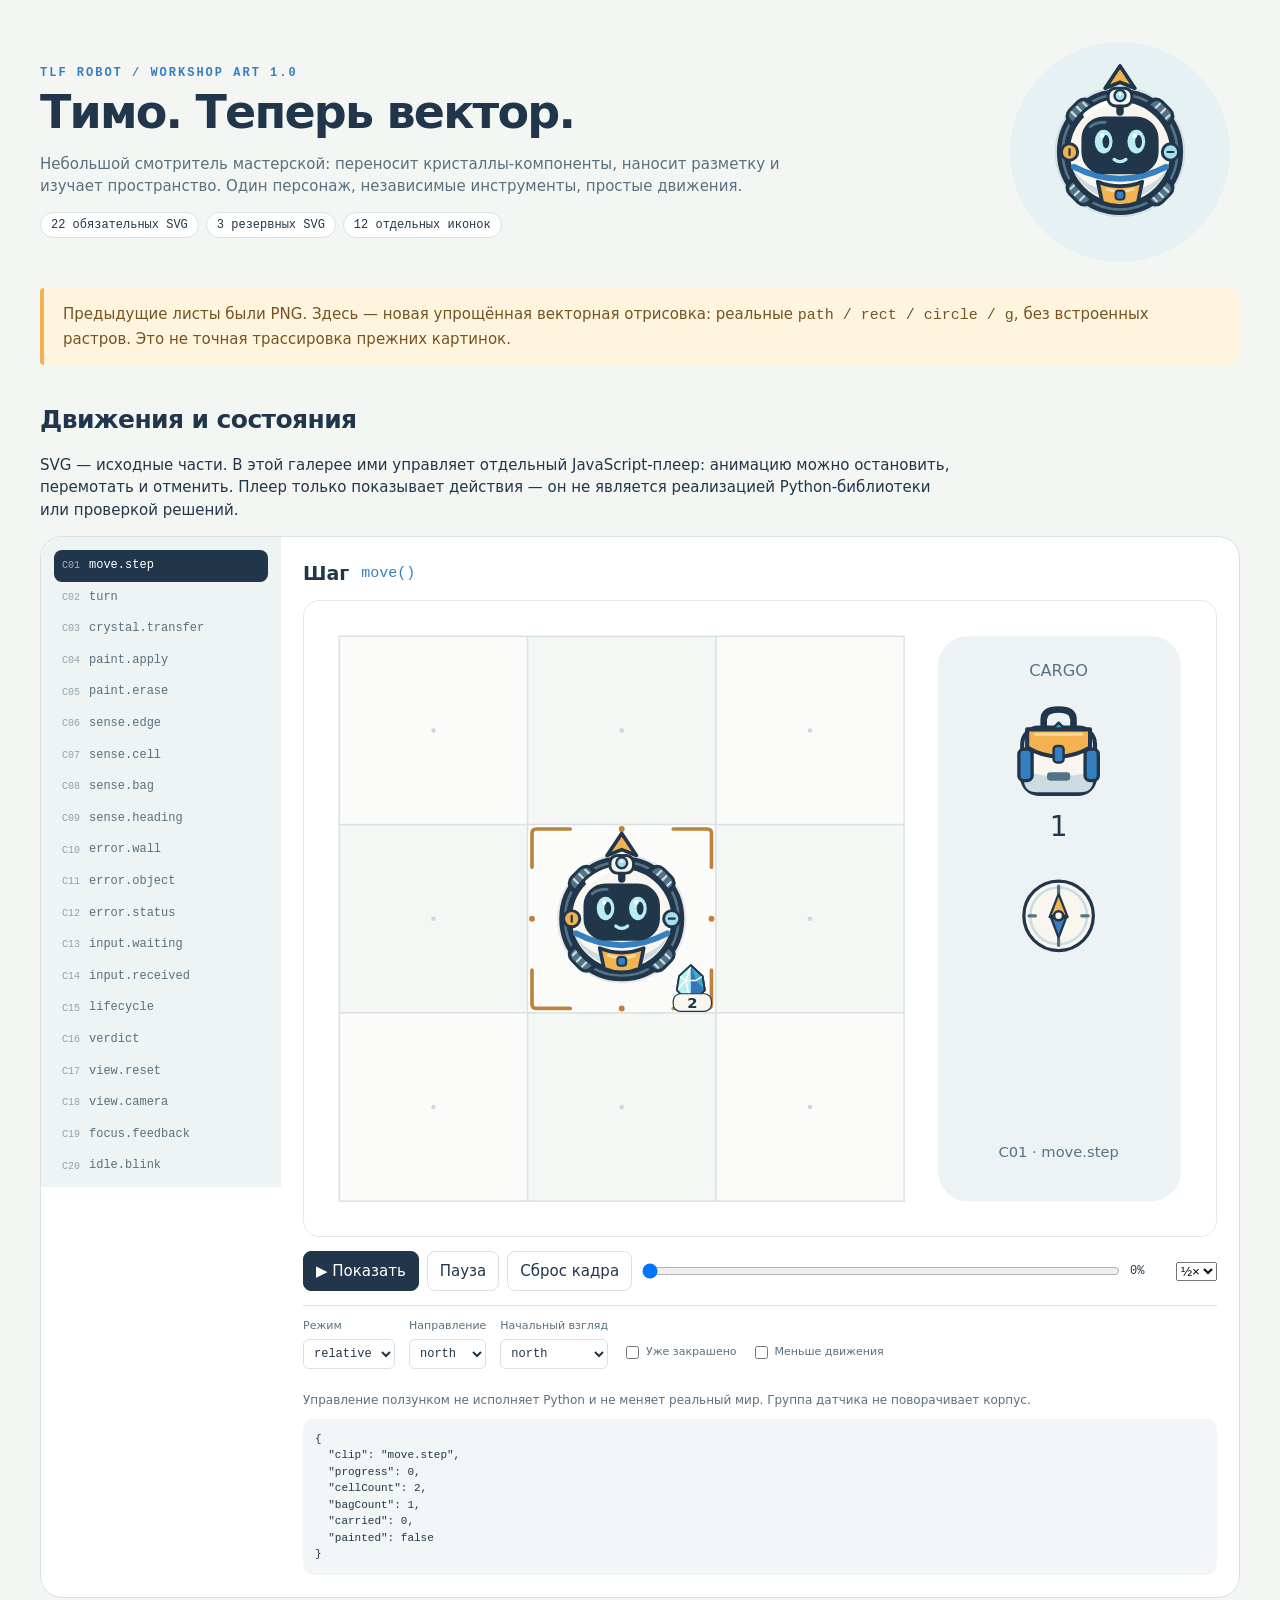
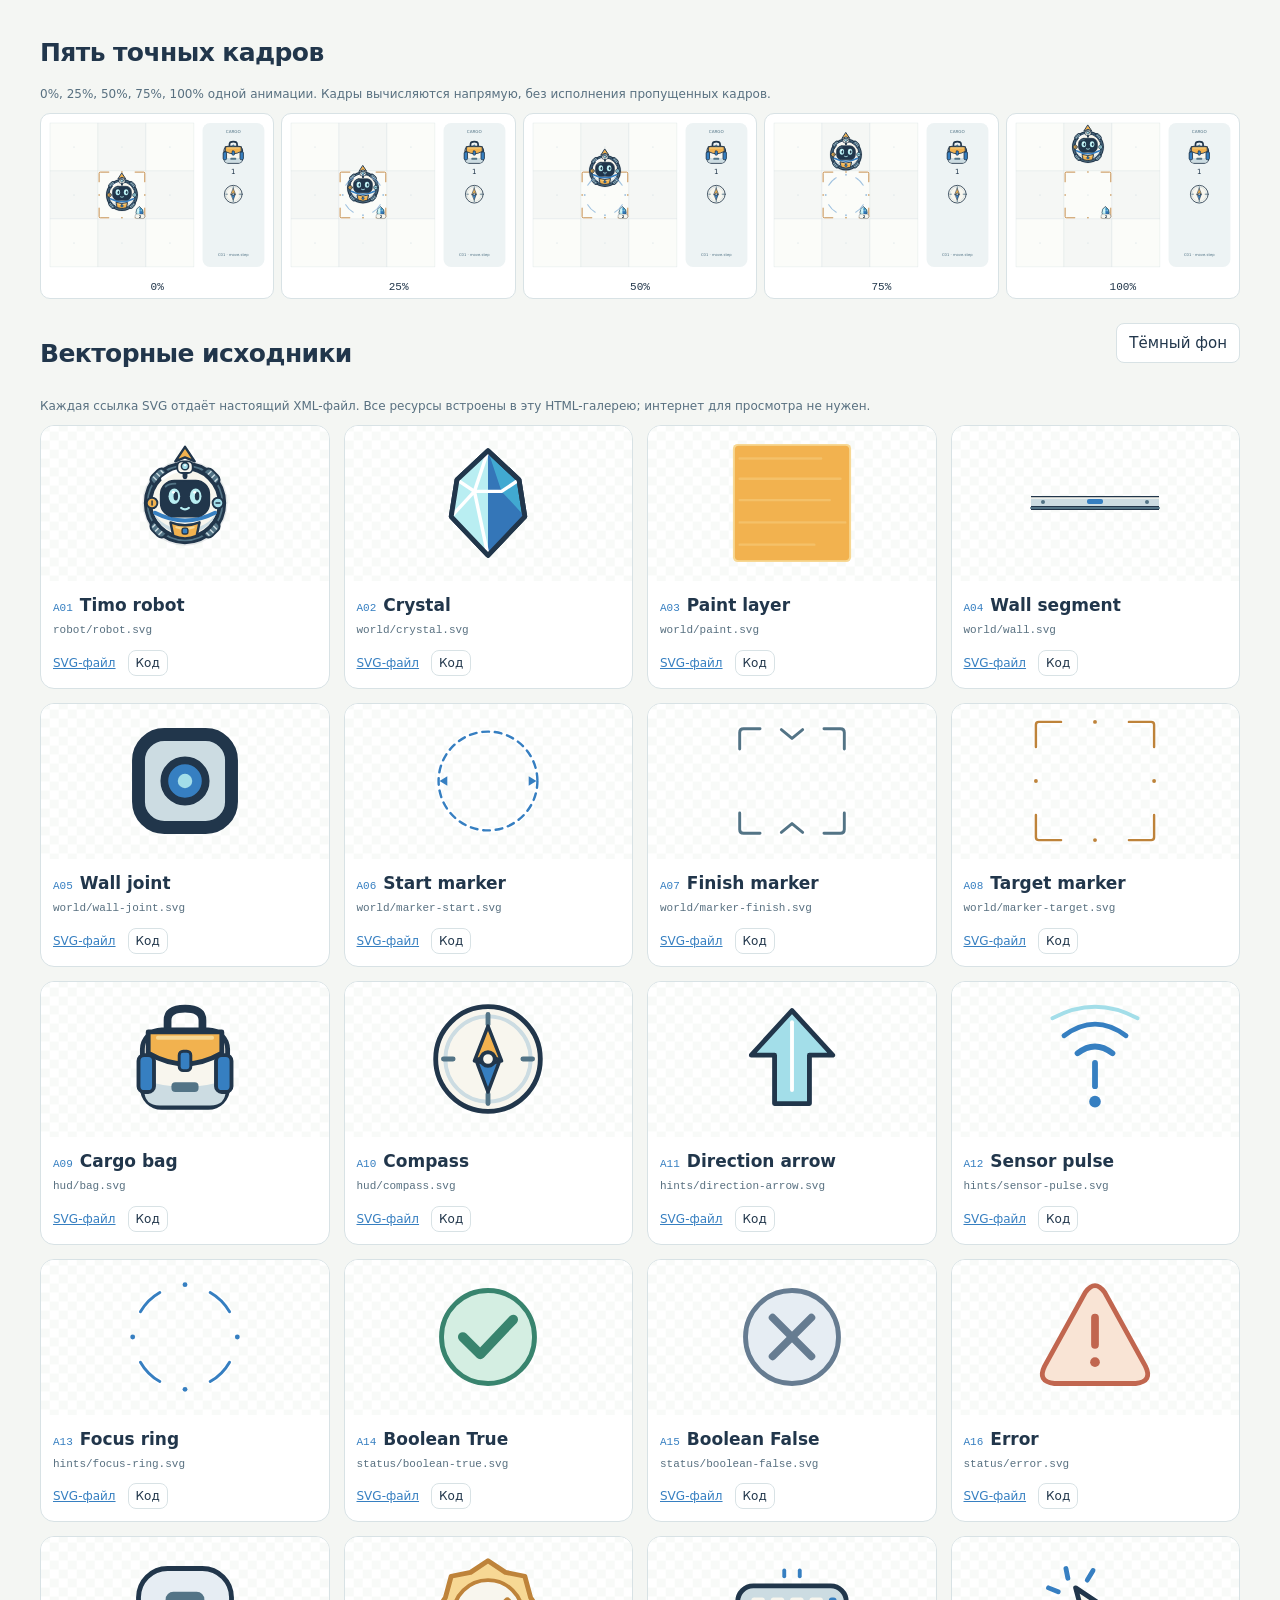
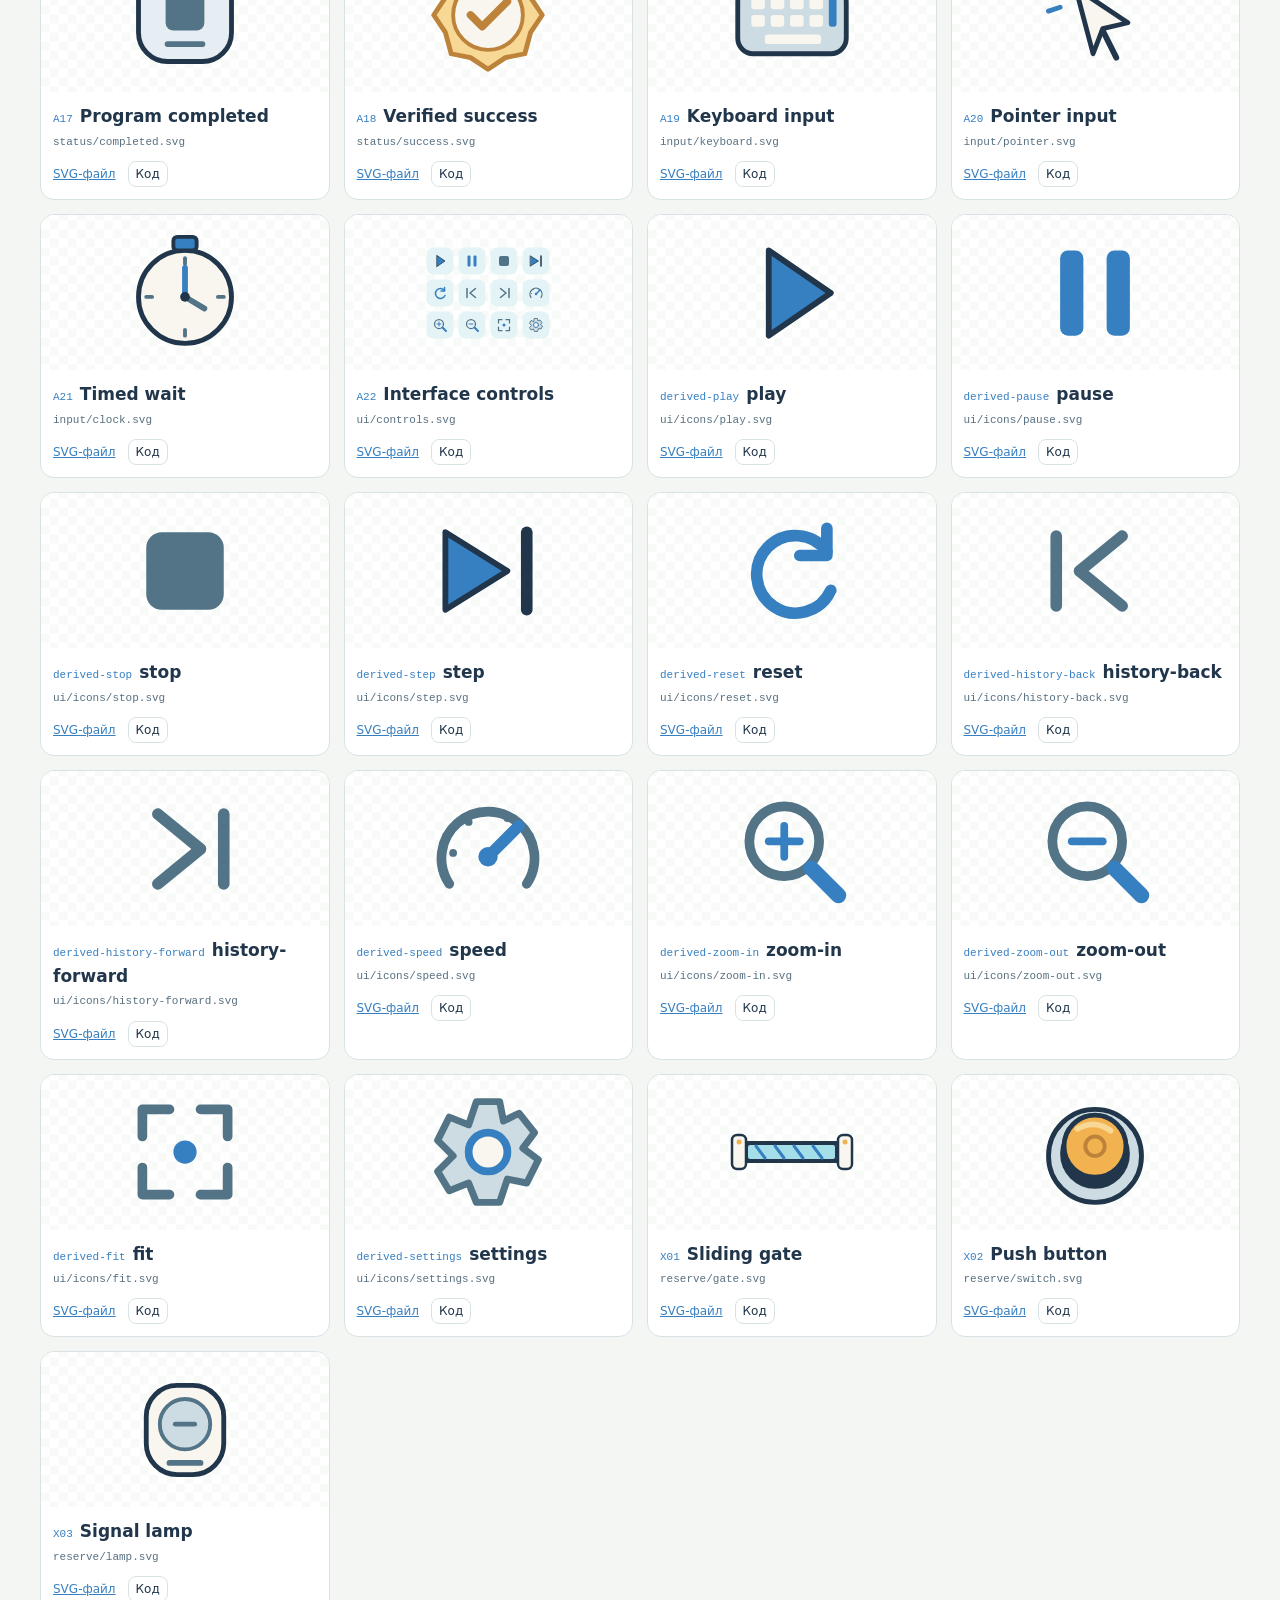
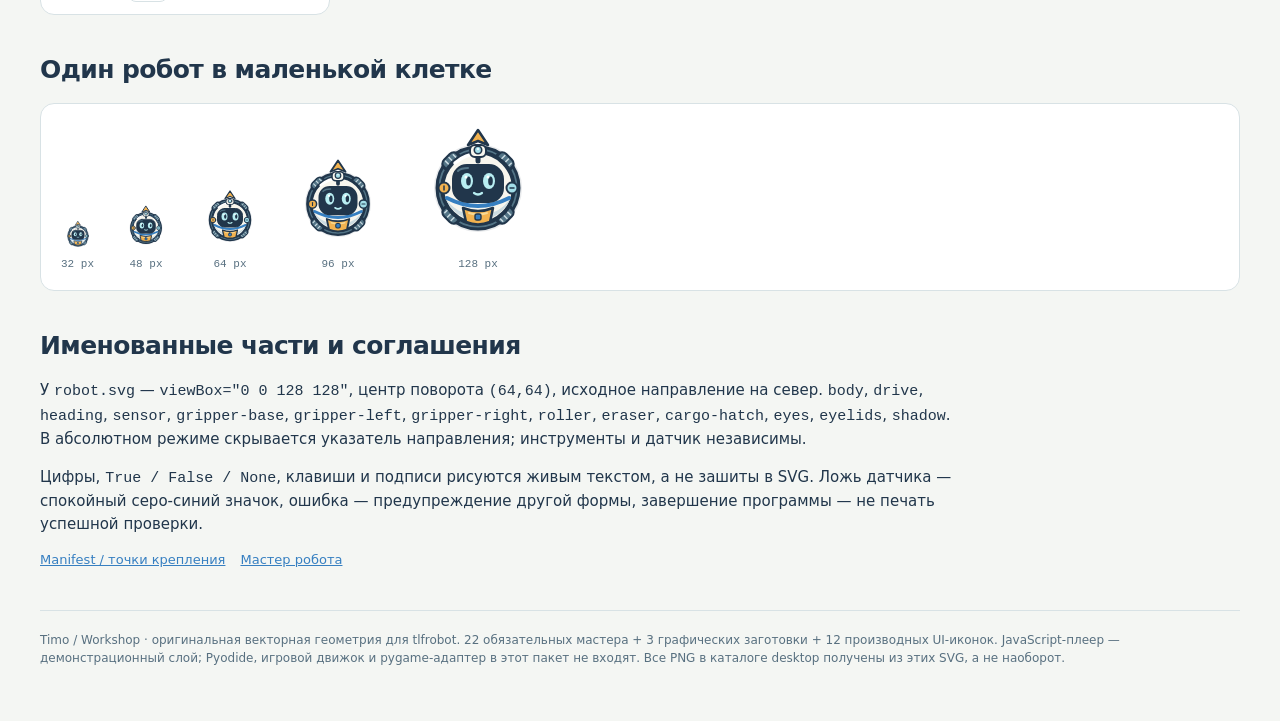
<file: art/workshop/gallery.html>
<!doctype html>
<html lang="ru"><head><meta charset="utf-8"><meta name="viewport" content="width=device-width,initial-scale=1">
<title>Timo · настоящий SVG-пакет tlfrobot</title><style>
:root{--ink:#21364b;--blue:#367fc1;--paper:#f4f6f3;--line:#d8e2e5;--muted:#587080;--card:#fff;--amber:#f2b24f;--mono:ui-monospace,SFMono-Regular,Consolas,monospace}
*{box-sizing:border-box}body{margin:0;background:var(--paper);color:var(--ink);font:15px/1.5 system-ui,-apple-system,sans-serif}main{max-width:1260px;margin:auto;padding:42px 30px 60px}a{color:var(--blue)}h1{font-size:46px;line-height:1.05;letter-spacing:-1.8px;margin:8px 0 16px}h2{font-size:25px;letter-spacing:-.6px;margin:36px 0 14px}h3{margin:0;font-size:17px}.eyebrow{font:700 12px var(--mono);letter-spacing:2px;color:var(--blue)}header{display:grid;grid-template-columns:1fr 230px;gap:35px;align-items:center;margin-bottom:26px}header p{max-width:760px;color:var(--muted);margin:10px 0}.tag{display:inline-block;margin:4px 7px 0 0;border:1px solid var(--line);border-radius:999px;padding:5px 10px;font:12px var(--mono);background:#fff}.hero-art{width:220px;height:220px;background:#e6f1f3;border-radius:50%;display:grid;place-items:center}.hero-art svg{width:190px;height:190px}.notice{padding:15px 19px;background:#fff5df;border-left:4px solid var(--amber);border-radius:4px 12px 12px 4px;margin:20px 0;color:#765322}
.demo{display:grid;grid-template-columns:240px minmax(0,1fr);border:1px solid var(--line);border-radius:22px;overflow:hidden;background:var(--card)}.clip-list{background:#eef3f3;padding:13px;max-height:650px;overflow:auto}.clip-list button{width:100%;display:flex;align-items:center;gap:9px;text-align:left;border:0;background:transparent;box-shadow:none;color:var(--muted);padding:8px;border-radius:8px;font:12px/1.3 var(--mono);cursor:pointer}.clip-list button.active{background:var(--ink);color:#fff}.clip-list small{opacity:.6;font-size:10px}.stage-col{padding:22px;min-width:0}.stage-top{display:flex;align-items:center;gap:12px;flex-wrap:wrap}.stage-top code{color:var(--blue);font:15px var(--mono)}.stage-title{font-size:19px;font-weight:650}.stage{margin-top:12px;border-radius:16px;background:#fff;border:1px solid #e3eaeb;overflow:hidden}.toolbar{display:flex;align-items:center;gap:8px;flex-wrap:wrap;margin:14px 0}button,.button{border:1px solid var(--line);border-radius:8px;background:#fff;color:var(--ink);padding:8px 12px;font:inherit;cursor:pointer}button:hover{border-color:var(--blue)}button.primary{background:var(--ink);border-color:var(--ink);color:#fff}.toolbar input[type=range]{flex:1;min-width:110px}.toolbar output{font:12px var(--mono);width:38px}.param-grid{display:flex;flex-wrap:wrap;gap:10px 14px;padding:12px 0;border-top:1px solid var(--line)}.param-grid label{font-size:11px;color:var(--muted);display:flex;flex-direction:column;gap:4px}.param-grid label.check{flex-direction:row;align-items:center;padding-top:17px}.param-grid select,.param-grid input[type=number]{border:1px solid var(--line);border-radius:6px;background:#fff;color:var(--ink);padding:6px;font:12px var(--mono);width:auto;min-width:68px}.param-grid input[type=number]{width:74px}pre{margin:8px 0 0;background:#f3f6f6;border-radius:10px;padding:12px;font:11px/1.5 var(--mono);white-space:pre-wrap;overflow-wrap:anywhere}.hint{font-size:12px;color:var(--muted);margin:10px 0}.frames{display:grid;grid-template-columns:repeat(5,minmax(0,1fr));gap:7px}.frame{background:#fff;border:1px solid var(--line);border-radius:10px;overflow:hidden}.frame span{display:block;text-align:center;font:11px var(--mono);padding:5px}.frame svg{display:block;width:100%;height:auto}.inventory-head{display:flex;justify-content:space-between;gap:12px;align-items:center}.cards{display:grid;grid-template-columns:repeat(4,minmax(0,1fr));gap:14px}.card{border:1px solid var(--line);background:var(--card);border-radius:14px;overflow:hidden;min-width:0}.art{height:155px;display:flex;align-items:center;justify-content:center;background:repeating-conic-gradient(#f8faf8 0% 25%,#fff 0% 50%) 50%/18px 18px}.art svg{max-width:130px;max-height:128px}.card-meta{padding:12px}.file-name{font:11px/1.4 var(--mono);overflow-wrap:anywhere;color:var(--muted);margin:5px 0 11px}.card-meta .links{display:flex;gap:12px;align-items:center}.card-meta .links a,.card-meta .links button{font-size:12px}.card-meta .links button{padding:3px 7px}.id{font:11px var(--mono);color:var(--blue);display:inline-block;margin-right:7px}.small-tests{display:flex;gap:28px;align-items:flex-end;flex-wrap:wrap;border:1px solid var(--line);padding:20px;border-radius:14px;background:#fff}.small-tests>div{display:flex;flex-direction:column;align-items:center;gap:6px;font:11px var(--mono);color:var(--muted)}.dark .art,.dark .small-tests{background:#21364b}.dark .small-tests>div{color:#edf3f4}.foot{border-top:1px solid var(--line);margin-top:40px;padding-top:20px;color:var(--muted);font-size:12px}.foot code{font:12px var(--mono)}.readable{max-width:920px}.download-list{display:flex;gap:15px;flex-wrap:wrap}.download-list a{font-size:13px}.sr-only{position:absolute;width:1px;height:1px;overflow:hidden;clip:rect(0,0,0,0)}
@media(max-width:950px){.demo{grid-template-columns:1fr}.clip-list{display:flex;overflow:auto;padding:10px;max-height:85px}.clip-list button{width:auto;min-width:128px}.cards{grid-template-columns:repeat(3,minmax(0,1fr))}.frames{overflow:auto}}
@media(max-width:600px){main{padding:22px 14px 40px}header{grid-template-columns:1fr 94px;gap:8px}h1{font-size:34px}.hero-art{width:94px;height:94px}.hero-art svg{width:88px;height:88px}.stage-col{padding:12px}.cards{grid-template-columns:repeat(2,minmax(0,1fr))}.art{height:124px}.art svg{max-width:110px;max-height:105px}.card-meta{padding:9px}.card h3{font-size:13px}.frames .frame{min-width:110px}.frames{grid-template-columns:repeat(5,110px);padding-bottom:8px}.param-grid{gap:8px}.stage-top code{font-size:12px}}
</style></head><body><main>
<header><div><div class="eyebrow">TLF ROBOT / WORKSHOP ART 1.0</div><h1>Тимо. Теперь вектор.</h1><p>Небольшой смотритель мастерской: переносит кристаллы-компоненты, наносит разметку и изучает пространство. Один персонаж, независимые инструменты, простые движения.</p><div><span class="tag">22 обязательных SVG</span><span class="tag">3 резервных SVG</span><span class="tag">12 отдельных иконок</span></div></div><div class="hero-art" id="hero"></div></header>
<div class="notice">Предыдущие листы были PNG. Здесь — новая упрощённая векторная отрисовка: реальные <code>path / rect / circle / g</code>, без встроенных растров. Это не точная трассировка прежних картинок.</div>
<h2>Движения и состояния</h2><p class="readable">SVG — исходные части. В этой галерее ими управляет отдельный JavaScript-плеер: анимацию можно остановить, перемотать и отменить. Плеер только показывает действия — он не является реализацией Python-библиотеки или проверкой решений.</p>
<div class="demo"><nav class="clip-list" id="clip-list" aria-label="Анимационные шаблоны"></nav><section class="stage-col"><div class="stage-top"><span class="stage-title" id="clip-title"></span><code id="clip-call"></code></div><div class="stage" id="stage"></div>
<div class="toolbar"><button class="primary" id="play">▶ Показать</button><button id="pause">Пауза</button><button id="cancel">Сброс кадра</button><label class="sr-only" for="progress">Прогресс</label><input type="range" id="progress" min="0" max="100" value="0"><output id="progress-value">0%</output><select id="speed" aria-label="Скорость"><option value=".25">¼×</option><option value=".5" selected>½×</option><option value="1">1×</option><option value="2">2×</option></select></div>
<div class="param-grid">
<label data-param="policy">Режим<select id="policy"><option value="relative">relative</option><option value="absolute">absolute</option></select></label>
<label data-param="direction">Направление<select id="direction"><option>north</option><option>east</option><option>south</option><option>west</option></select></label>
<label data-param="heading">Начальный взгляд<select id="heading"><option>north</option><option>east</option><option>south</option><option>west</option></select></label>
<label data-param="turn">Поворот<select id="turn"><option value="left">left −90°</option><option value="right">right +90°</option><option value="around">around +180°</option></select></label>
<label data-param="transfer">Передача<select id="transfer"><option>take</option><option>put</option></select></label>
<label data-param="subject">Датчик<select id="subject"><option value="crystal">crystal</option><option value="paint">paint</option><option value="count">count</option><option value="bag">bag</option></select></label>
<label data-param="result">Результат<select id="result"><option value="true">True / success</option><option value="false">False / failure</option></select></label>
<label data-param="count">В клетке<input id="count" type="number" min="0" max="9999" value="2"></label>
<label data-param="bag">Сумка<select id="bag"><option value="0">0</option><option value="1" selected>1</option><option value="5">5</option><option value="infinite">∞</option></select></label>
<label data-param="input">Тип ввода<select id="input"><option value="key">key</option><option value="click">click</option><option value="time">time</option></select></label>
<label data-param="lifecycle">Состояние<select id="lifecycle"><option>completed</option><option>ready</option><option>cancelled</option></select></label>
<label class="check"><input id="painted" type="checkbox"> Уже закрашено</label>
<label class="check"><input id="reduced" type="checkbox"> Меньше движения</label>
</div><p class="hint" id="clip-hint"></p><pre id="visual-state"></pre></section></div>
<h2>Пять точных кадров</h2><p class="hint">0%, 25%, 50%, 75%, 100% одной анимации. Кадры вычисляются напрямую, без исполнения пропущенных кадров.</p><div class="frames" id="frames"></div>
<div class="inventory-head"><h2>Векторные исходники</h2><button id="background">Тёмный фон</button></div><p class="hint">Каждая ссылка SVG отдаёт настоящий XML-файл. Все ресурсы встроены в эту HTML-галерею; интернет для просмотра не нужен.</p><div class="cards" id="cards"></div>
<h2>Один робот в маленькой клетке</h2><div class="small-tests" id="small-tests"></div>
<h2>Именованные части и соглашения</h2><p class="readable">У <code>robot.svg</code> — <code>viewBox="0 0 128 128"</code>, центр поворота <code>(64,64)</code>, исходное направление на север. <code>body</code>, <code>drive</code>, <code>heading</code>, <code>sensor</code>, <code>gripper-base</code>, <code>gripper-left</code>, <code>gripper-right</code>, <code>roller</code>, <code>eraser</code>, <code>cargo-hatch</code>, <code>eyes</code>, <code>eyelids</code>, <code>shadow</code>. В абсолютном режиме скрывается указатель направления; инструменты и датчик независимы.</p>
<p class="readable">Цифры, <code>True / False / None</code>, клавиши и подписи рисуются живым текстом, а не зашиты в SVG. Ложь датчика — спокойный серо-синий значок, ошибка — предупреждение другой формы, завершение программы — не печать успешной проверки.</p><div class="download-list" id="meta-downloads"></div>
<div class="foot">Timo / Workshop · оригинальная векторная геометрия для tlfrobot. 22 обязательных мастера + 3 графических заготовки + 12 производных UI-иконок. JavaScript-плеер — демонстрационный слой; Pyodide, игровой движок и pygame-адаптер в этот пакет не входят. Все PNG в каталоге desktop получены из этих SVG, а не наоборот.</div>
</main><script id="art-data" type="application/json">{"robot/robot.svg": "<?xml version='1.0' encoding='utf-8'?>\n<svg xmlns=\"http://www.w3.org/2000/svg\" viewBox=\"0 0 128 128\" width=\"128\" height=\"128\" role=\"img\" data-theme=\"workshop\">\n  <title>Timo — workshop rover, layered master<\/title>\n  <desc>Original Timo workshop vector artwork. Geometric paths and shapes only; no raster images.<\/desc>\n  <g id=\"shadow\" data-part=\"shadow\">\n    <circle cx=\"64\" cy=\"64\" r=\"44\" opacity=\".10\" fill=\"#21364B\" data-fill-role=\"outline\" />\n  <\/g>\n  <g id=\"drive\" data-part=\"drive\">\n    <circle cx=\"64\" cy=\"64\" r=\"41\" fill=\"#537486\" data-fill-role=\"frame\" stroke=\"#21364B\" stroke-width=\"3\" stroke-linecap=\"round\" stroke-linejoin=\"round\" data-stroke-role=\"outline\" />\n    <g id=\"drive-pod-0\" data-part=\"drive-pod-0\" transform=\"rotate(45 64 64)\">\n      <rect x=\"53\" y=\"19\" width=\"22\" height=\"16\" rx=\"7\" fill=\"#21364B\" data-fill-role=\"outline\" />\n      <rect x=\"56\" y=\"21\" width=\"16\" height=\"10\" rx=\"4\" fill=\"#537486\" data-fill-role=\"frame\" />\n      <line x1=\"60\" y1=\"22\" x2=\"60\" y2=\"29\" fill=\"none\" stroke=\"#CCDCE2\" stroke-width=\"1.5\" stroke-linecap=\"round\" stroke-linejoin=\"round\" data-stroke-role=\"body-shade\" />\n      <line x1=\"65\" y1=\"22\" x2=\"65\" y2=\"29\" fill=\"none\" stroke=\"#CCDCE2\" stroke-width=\"1.5\" stroke-linecap=\"round\" stroke-linejoin=\"round\" data-stroke-role=\"body-shade\" />\n      <line x1=\"70\" y1=\"23\" x2=\"70\" y2=\"28\" fill=\"none\" stroke=\"#CCDCE2\" stroke-width=\"1.5\" stroke-linecap=\"round\" stroke-linejoin=\"round\" data-stroke-role=\"body-shade\" />\n    <\/g>\n    <g id=\"drive-pod-1\" data-part=\"drive-pod-1\" transform=\"rotate(135 64 64)\">\n      <rect x=\"53\" y=\"19\" width=\"22\" height=\"16\" rx=\"7\" fill=\"#21364B\" data-fill-role=\"outline\" />\n      <rect x=\"56\" y=\"21\" width=\"16\" height=\"10\" rx=\"4\" fill=\"#537486\" data-fill-role=\"frame\" />\n      <line x1=\"60\" y1=\"22\" x2=\"60\" y2=\"29\" fill=\"none\" stroke=\"#CCDCE2\" stroke-width=\"1.5\" stroke-linecap=\"round\" stroke-linejoin=\"round\" data-stroke-role=\"body-shade\" />\n      <line x1=\"65\" y1=\"22\" x2=\"65\" y2=\"29\" fill=\"none\" stroke=\"#CCDCE2\" stroke-width=\"1.5\" stroke-linecap=\"round\" stroke-linejoin=\"round\" data-stroke-role=\"body-shade\" />\n      <line x1=\"70\" y1=\"23\" x2=\"70\" y2=\"28\" fill=\"none\" stroke=\"#CCDCE2\" stroke-width=\"1.5\" stroke-linecap=\"round\" stroke-linejoin=\"round\" data-stroke-role=\"body-shade\" />\n    <\/g>\n    <g id=\"drive-pod-2\" data-part=\"drive-pod-2\" transform=\"rotate(225 64 64)\">\n      <rect x=\"53\" y=\"19\" width=\"22\" height=\"16\" rx=\"7\" fill=\"#21364B\" data-fill-role=\"outline\" />\n      <rect x=\"56\" y=\"21\" width=\"16\" height=\"10\" rx=\"4\" fill=\"#537486\" data-fill-role=\"frame\" />\n      <line x1=\"60\" y1=\"22\" x2=\"60\" y2=\"29\" fill=\"none\" stroke=\"#CCDCE2\" stroke-width=\"1.5\" stroke-linecap=\"round\" stroke-linejoin=\"round\" data-stroke-role=\"body-shade\" />\n      <line x1=\"65\" y1=\"22\" x2=\"65\" y2=\"29\" fill=\"none\" stroke=\"#CCDCE2\" stroke-width=\"1.5\" stroke-linecap=\"round\" stroke-linejoin=\"round\" data-stroke-role=\"body-shade\" />\n      <line x1=\"70\" y1=\"23\" x2=\"70\" y2=\"28\" fill=\"none\" stroke=\"#CCDCE2\" stroke-width=\"1.5\" stroke-linecap=\"round\" stroke-linejoin=\"round\" data-stroke-role=\"body-shade\" />\n    <\/g>\n    <g id=\"drive-pod-3\" data-part=\"drive-pod-3\" transform=\"rotate(315 64 64)\">\n      <rect x=\"53\" y=\"19\" width=\"22\" height=\"16\" rx=\"7\" fill=\"#21364B\" data-fill-role=\"outline\" />\n      <rect x=\"56\" y=\"21\" width=\"16\" height=\"10\" rx=\"4\" fill=\"#537486\" data-fill-role=\"frame\" />\n      <line x1=\"60\" y1=\"22\" x2=\"60\" y2=\"29\" fill=\"none\" stroke=\"#CCDCE2\" stroke-width=\"1.5\" stroke-linecap=\"round\" stroke-linejoin=\"round\" data-stroke-role=\"body-shade\" />\n      <line x1=\"65\" y1=\"22\" x2=\"65\" y2=\"29\" fill=\"none\" stroke=\"#CCDCE2\" stroke-width=\"1.5\" stroke-linecap=\"round\" stroke-linejoin=\"round\" data-stroke-role=\"body-shade\" />\n      <line x1=\"70\" y1=\"23\" x2=\"70\" y2=\"28\" fill=\"none\" stroke=\"#CCDCE2\" stroke-width=\"1.5\" stroke-linecap=\"round\" stroke-linejoin=\"round\" data-stroke-role=\"body-shade\" />\n    <\/g>\n    <circle cx=\"64\" cy=\"64\" r=\"36.5\" fill=\"#367FC1\" data-fill-role=\"accent\" stroke=\"#21364B\" stroke-width=\"2.5\" stroke-linecap=\"round\" stroke-linejoin=\"round\" data-stroke-role=\"outline\" />\n  <\/g>\n  <g id=\"body\" data-part=\"body\">\n    <circle cx=\"64\" cy=\"64\" r=\"35\" fill=\"#F8F6EE\" data-fill-role=\"body\" stroke=\"#21364B\" stroke-width=\"2.5\" stroke-linecap=\"round\" stroke-linejoin=\"round\" data-stroke-role=\"outline\" />\n    <path d=\"M 31 73 A 35 35 0 0 0 97 73 C 91 84 79 91 64 91 C 49 91 37 84 31 73 Z\" fill=\"#CCDCE2\" data-fill-role=\"body-shade\" />\n    <path d=\"M 41 39 C 49 32 58 29 68 30\" fill=\"none\" stroke=\"#FFFFFF\" stroke-width=\"3.5\" stroke-linecap=\"round\" stroke-linejoin=\"round\" data-stroke-role=\"white\" />\n    <path d=\"M 33 74 Q 64 90 95 74\" fill=\"none\" stroke=\"#367FC1\" stroke-width=\"4\" stroke-linecap=\"round\" stroke-linejoin=\"round\" data-stroke-role=\"accent\" />\n    <circle cx=\"30\" cy=\"64\" r=\"5.5\" fill=\"#F2B24F\" data-fill-role=\"paint\" stroke=\"#21364B\" stroke-width=\"2\" stroke-linecap=\"round\" stroke-linejoin=\"round\" data-stroke-role=\"outline\" />\n    <circle cx=\"98\" cy=\"64\" r=\"5.5\" fill=\"#A3DEE9\" data-fill-role=\"accent-light\" stroke=\"#21364B\" stroke-width=\"2\" stroke-linecap=\"round\" stroke-linejoin=\"round\" data-stroke-role=\"outline\" />\n    <line x1=\"30\" y1=\"62\" x2=\"30\" y2=\"66\" fill=\"none\" stroke=\"#21364B\" stroke-width=\"1.5\" stroke-linecap=\"round\" stroke-linejoin=\"round\" data-stroke-role=\"outline\" />\n    <line x1=\"96\" y1=\"64\" x2=\"100\" y2=\"64\" fill=\"none\" stroke=\"#21364B\" stroke-width=\"1.5\" stroke-linecap=\"round\" stroke-linejoin=\"round\" data-stroke-role=\"outline\" />\n    <rect x=\"39\" y=\"41\" width=\"50\" height=\"37\" rx=\"14\" fill=\"#21364B\" data-fill-role=\"screen\" stroke=\"#21364B\" stroke-width=\"2\" stroke-linecap=\"round\" stroke-linejoin=\"round\" data-stroke-role=\"outline\" />\n    <path d=\"M 44 47 Q 47 44 54 44\" fill=\"none\" stroke=\"#537486\" stroke-width=\"2\" stroke-linecap=\"round\" stroke-linejoin=\"round\" data-stroke-role=\"frame\" />\n  <\/g>\n  <g id=\"eyes\" data-part=\"eyes\">\n    <g id=\"eye-left\" data-part=\"eye-left\">\n      <ellipse cx=\"53\" cy=\"57\" rx=\"6\" ry=\"8\" fill=\"#B8EEF2\" data-fill-role=\"eye\" />\n      <ellipse cx=\"54.5\" cy=\"57\" rx=\"2.3\" ry=\"4.5\" fill=\"#21364B\" data-fill-role=\"screen\" />\n      <circle cx=\"52\" cy=\"53\" r=\"1.5\" fill=\"#FFFFFF\" data-fill-role=\"white\" />\n    <\/g>\n    <g id=\"eye-right\" data-part=\"eye-right\">\n      <ellipse cx=\"75\" cy=\"57\" rx=\"6\" ry=\"8\" fill=\"#B8EEF2\" data-fill-role=\"eye\" />\n      <ellipse cx=\"76.5\" cy=\"57\" rx=\"2.3\" ry=\"4.5\" fill=\"#21364B\" data-fill-role=\"screen\" />\n      <circle cx=\"74\" cy=\"53\" r=\"1.5\" fill=\"#FFFFFF\" data-fill-role=\"white\" />\n    <\/g>\n    <path d=\"M 60 69 Q 64 72 68 69\" fill=\"none\" stroke=\"#B8EEF2\" stroke-width=\"2.2\" stroke-linecap=\"round\" stroke-linejoin=\"round\" data-stroke-role=\"eye\" />\n  <\/g>\n  <g id=\"eyelids\" data-part=\"eyelids\" opacity=\"0\">\n    <rect x=\"44\" y=\"47\" width=\"40\" height=\"20\" rx=\"8\" fill=\"#21364B\" data-fill-role=\"screen\" />\n    <path d=\"M 48 58 Q 53 54 58 58 M 70 58 Q 75 54 80 58\" fill=\"none\" stroke=\"#B8EEF2\" stroke-width=\"2.5\" stroke-linecap=\"round\" stroke-linejoin=\"round\" data-stroke-role=\"eye\" />\n  <\/g>\n  <g id=\"cargo-hatch\" data-part=\"cargo-hatch\">\n    <path d=\"M 49 84 Q 64 90 79 84 L 76 98 Q 64 103 52 98 Z\" fill=\"#F2B24F\" data-fill-role=\"paint\" stroke=\"#21364B\" stroke-width=\"2.5\" stroke-linecap=\"round\" stroke-linejoin=\"round\" data-stroke-role=\"outline\" />\n    <path d=\"M 55 89 Q 64 92 73 89\" fill=\"none\" stroke=\"#F7D894\" stroke-width=\"2\" stroke-linecap=\"round\" stroke-linejoin=\"round\" data-stroke-role=\"paint-light\" />\n    <rect x=\"61\" y=\"90\" width=\"6\" height=\"6\" rx=\"2\" fill=\"#367FC1\" data-fill-role=\"accent\" stroke=\"#21364B\" stroke-width=\"1.4\" stroke-linecap=\"round\" stroke-linejoin=\"round\" data-stroke-role=\"outline\" />\n  <\/g>\n  <g id=\"heading\" data-part=\"heading\">\n    <path d=\"M 64 6 L 74 21 L 64 17 L 54 21 Z\" fill=\"#F2B24F\" data-fill-role=\"paint\" stroke=\"#21364B\" stroke-width=\"2.5\" stroke-linecap=\"round\" stroke-linejoin=\"round\" data-stroke-role=\"outline\" />\n  <\/g>\n  <g id=\"sensor\" data-part=\"sensor\">\n    <line x1=\"64\" y1=\"37\" x2=\"64\" y2=\"29\" fill=\"none\" stroke=\"#21364B\" stroke-width=\"5\" stroke-linecap=\"round\" stroke-linejoin=\"round\" data-stroke-role=\"outline\" />\n    <rect x=\"56\" y=\"21\" width=\"16\" height=\"12\" rx=\"5\" fill=\"#F8F6EE\" data-fill-role=\"body\" stroke=\"#21364B\" stroke-width=\"2\" stroke-linecap=\"round\" stroke-linejoin=\"round\" data-stroke-role=\"outline\" />\n    <circle cx=\"64\" cy=\"26\" r=\"3.7\" fill=\"#A3DEE9\" data-fill-role=\"accent-light\" stroke=\"#21364B\" stroke-width=\"1.6\" stroke-linecap=\"round\" stroke-linejoin=\"round\" data-stroke-role=\"outline\" />\n    <circle cx=\"64\" cy=\"25\" r=\"1.1\" fill=\"#FFFFFF\" data-fill-role=\"white\" />\n  <\/g>\n  <g id=\"gripper-base\" data-part=\"gripper-base\" opacity=\"0\">\n    <path d=\"M 91 83 L 98 92 L 105 100\" fill=\"none\" stroke=\"#21364B\" stroke-width=\"7\" stroke-linecap=\"round\" stroke-linejoin=\"round\" data-stroke-role=\"outline\" />\n    <path d=\"M 91 83 L 98 92 L 105 100\" fill=\"none\" stroke=\"#CCDCE2\" stroke-width=\"3.5\" stroke-linecap=\"round\" stroke-linejoin=\"round\" data-stroke-role=\"body-shade\" />\n    <circle cx=\"98\" cy=\"92\" r=\"3.3\" fill=\"#367FC1\" data-fill-role=\"accent\" stroke=\"#21364B\" stroke-width=\"1.6\" stroke-linecap=\"round\" stroke-linejoin=\"round\" data-stroke-role=\"outline\" />\n  <\/g>\n  <g id=\"gripper-left\" data-part=\"gripper-left\" opacity=\"0\">\n    <path d=\"M 105 99 L 101 107 L 105 112\" fill=\"none\" stroke=\"#21364B\" stroke-width=\"4\" stroke-linecap=\"round\" stroke-linejoin=\"round\" data-stroke-role=\"outline\" />\n    <path d=\"M 105 99 L 101 107 L 105 112\" fill=\"none\" stroke=\"#F2B24F\" stroke-width=\"1.8\" stroke-linecap=\"round\" stroke-linejoin=\"round\" data-stroke-role=\"paint\" />\n  <\/g>\n  <g id=\"gripper-right\" data-part=\"gripper-right\" opacity=\"0\">\n    <path d=\"M 106 99 L 115 102 L 117 107\" fill=\"none\" stroke=\"#21364B\" stroke-width=\"4\" stroke-linecap=\"round\" stroke-linejoin=\"round\" data-stroke-role=\"outline\" />\n    <path d=\"M 106 99 L 115 102 L 117 107\" fill=\"none\" stroke=\"#F2B24F\" stroke-width=\"1.8\" stroke-linecap=\"round\" stroke-linejoin=\"round\" data-stroke-role=\"paint\" />\n  <\/g>\n  <g id=\"roller\" data-part=\"roller\" opacity=\"0\">\n    <path d=\"M 88 84 L 94 94 L 107 94 L 107 101\" fill=\"none\" stroke=\"#21364B\" stroke-width=\"4\" stroke-linecap=\"round\" stroke-linejoin=\"round\" data-stroke-role=\"outline\" />\n    <rect x=\"92\" y=\"99\" width=\"29\" height=\"11\" rx=\"4\" fill=\"#F2B24F\" data-fill-role=\"paint\" stroke=\"#21364B\" stroke-width=\"2.5\" stroke-linecap=\"round\" stroke-linejoin=\"round\" data-stroke-role=\"outline\" />\n    <line x1=\"97\" y1=\"101\" x2=\"113\" y2=\"101\" fill=\"none\" stroke=\"#F7D894\" stroke-width=\"2\" stroke-linecap=\"round\" stroke-linejoin=\"round\" data-stroke-role=\"paint-light\" />\n    <rect x=\"86\" y=\"80\" width=\"6\" height=\"12\" rx=\"2\" transform=\"rotate(-30 89 86)\" fill=\"#367FC1\" data-fill-role=\"accent\" stroke=\"#21364B\" stroke-width=\"1.8\" stroke-linecap=\"round\" stroke-linejoin=\"round\" data-stroke-role=\"outline\" />\n  <\/g>\n  <g id=\"eraser\" data-part=\"eraser\" opacity=\"0\">\n    <path d=\"M 89 85 L 102 100\" fill=\"none\" stroke=\"#21364B\" stroke-width=\"5\" stroke-linecap=\"round\" stroke-linejoin=\"round\" data-stroke-role=\"outline\" />\n    <rect x=\"98\" y=\"96\" width=\"22\" height=\"15\" rx=\"4\" transform=\"rotate(-25 109 103.5)\" fill=\"#F8F6EE\" data-fill-role=\"body\" stroke=\"#21364B\" stroke-width=\"2.5\" stroke-linecap=\"round\" stroke-linejoin=\"round\" data-stroke-role=\"outline\" />\n    <path d=\"M 100 110 L 119 102 L 119 108 L 103 115 Z\" fill=\"#367FC1\" data-fill-role=\"accent\" stroke=\"#21364B\" stroke-width=\"1.5\" stroke-linecap=\"round\" stroke-linejoin=\"round\" data-stroke-role=\"outline\" />\n  <\/g>\n<\/svg>", "world/crystal.svg": "<?xml version='1.0' encoding='utf-8'?>\n<svg xmlns=\"http://www.w3.org/2000/svg\" viewBox=\"0 0 64 64\" width=\"64\" height=\"64\" role=\"img\" data-theme=\"workshop\">\n  <title>Crystal component<\/title>\n  <desc>Original Timo workshop vector artwork. Geometric paths and shapes only; no raster images.<\/desc>\n  <g id=\"crystal\" data-part=\"crystal\">\n    <path d=\"M 32 5 L 48 20 L 51 39 L 32 59 L 13 39 L 16 20 Z\" fill=\"#41A9D1\" data-fill-role=\"crystal\" stroke=\"#21364B\" stroke-width=\"2.5\" stroke-linecap=\"round\" stroke-linejoin=\"round\" data-stroke-role=\"outline\" />\n    <path d=\"M 32 5 L 32 59 L 13 39 L 16 20 Z\" fill=\"#B9EEF2\" data-fill-role=\"crystal-light\" />\n    <path d=\"M 32 5 L 39 26 L 51 39 L 32 59 Z\" fill=\"#3476B8\" data-fill-role=\"crystal-shade\" />\n    <path d=\"M 16 20 L 25 26 L 32 5 M 13 39 L 25 26 L 32 59 M 25 26 L 39 26 L 48 20\" fill=\"none\" stroke=\"#FFFFFF\" stroke-width=\"1.8\" stroke-linecap=\"round\" stroke-linejoin=\"round\" data-stroke-role=\"white\" />\n    <path d=\"M 32 5 L 48 20 L 51 39 L 32 59 L 13 39 L 16 20 Z\" fill=\"none\" stroke=\"#21364B\" stroke-width=\"2.5\" stroke-linecap=\"round\" stroke-linejoin=\"round\" data-stroke-role=\"outline\" />\n  <\/g>\n<\/svg>", "world/paint.svg": "<?xml version='1.0' encoding='utf-8'?>\n<svg xmlns=\"http://www.w3.org/2000/svg\" viewBox=\"0 0 128 128\" width=\"128\" height=\"128\" role=\"img\" data-theme=\"workshop\">\n  <title>Paint coating for one cell<\/title>\n  <desc>Original Timo workshop vector artwork. Geometric paths and shapes only; no raster images.<\/desc>\n  <g id=\"paint\" data-part=\"paint\">\n    <rect x=\"3\" y=\"3\" width=\"122\" height=\"122\" rx=\"5\" fill=\"#F7D894\" data-fill-role=\"paint-light\" />\n    <rect x=\"5\" y=\"5\" width=\"118\" height=\"118\" rx=\"4\" fill=\"#F2B24F\" data-fill-role=\"paint\" />\n    <line x1=\"10\" y1=\"18\" x2=\"94\" y2=\"18\" opacity=\".38\" fill=\"none\" stroke=\"#F7D894\" stroke-width=\"2.5\" stroke-linecap=\"round\" stroke-linejoin=\"round\" data-stroke-role=\"paint-light\" />\n    <line x1=\"10\" y1=\"39\" x2=\"114\" y2=\"39\" opacity=\".38\" fill=\"none\" stroke=\"#F7D894\" stroke-width=\"2.5\" stroke-linecap=\"round\" stroke-linejoin=\"round\" data-stroke-role=\"paint-light\" />\n    <line x1=\"10\" y1=\"61\" x2=\"103\" y2=\"61\" opacity=\".38\" fill=\"none\" stroke=\"#F7D894\" stroke-width=\"2.5\" stroke-linecap=\"round\" stroke-linejoin=\"round\" data-stroke-role=\"paint-light\" />\n    <line x1=\"10\" y1=\"84\" x2=\"119\" y2=\"84\" opacity=\".38\" fill=\"none\" stroke=\"#F7D894\" stroke-width=\"2.5\" stroke-linecap=\"round\" stroke-linejoin=\"round\" data-stroke-role=\"paint-light\" />\n    <line x1=\"10\" y1=\"107\" x2=\"87\" y2=\"107\" opacity=\".38\" fill=\"none\" stroke=\"#F7D894\" stroke-width=\"2.5\" stroke-linecap=\"round\" stroke-linejoin=\"round\" data-stroke-role=\"paint-light\" />\n  <\/g>\n<\/svg>", "world/wall.svg": "<?xml version='1.0' encoding='utf-8'?>\n<svg xmlns=\"http://www.w3.org/2000/svg\" viewBox=\"0 0 128 24\" width=\"128\" height=\"24\" role=\"img\" data-theme=\"workshop\">\n  <title>Horizontal one-cell wall<\/title>\n  <desc>Original Timo workshop vector artwork. Geometric paths and shapes only; no raster images.<\/desc>\n  <g id=\"wall-middle\" data-part=\"wall-middle\">\n    <rect x=\"0\" y=\"5\" width=\"128\" height=\"14\" rx=\"0\" fill=\"#21364B\" data-fill-role=\"outline\" />\n    <rect x=\"0\" y=\"7\" width=\"128\" height=\"8\" rx=\"0\" fill=\"#CCDCE2\" data-fill-role=\"body-shade\" />\n    <line x1=\"0\" y1=\"7\" x2=\"128\" y2=\"7\" fill=\"none\" stroke=\"#F8F6EE\" stroke-width=\"1.5\" stroke-linecap=\"round\" stroke-linejoin=\"round\" data-stroke-role=\"body\" />\n    <line x1=\"0\" y1=\"17\" x2=\"128\" y2=\"17\" fill=\"none\" stroke=\"#537486\" stroke-width=\"2\" stroke-linecap=\"round\" stroke-linejoin=\"round\" data-stroke-role=\"frame\" />\n  <\/g>\n  <g id=\"wall-detail\" data-part=\"wall-detail\">\n    <circle cx=\"12\" cy=\"11\" r=\"2\" fill=\"#537486\" data-fill-role=\"frame\" />\n    <circle cx=\"116\" cy=\"11\" r=\"2\" fill=\"#537486\" data-fill-role=\"frame\" />\n    <rect x=\"56\" y=\"8\" width=\"16\" height=\"5\" rx=\"2\" fill=\"#367FC1\" data-fill-role=\"accent\" />\n  <\/g>\n<\/svg>", "world/wall-joint.svg": "<?xml version='1.0' encoding='utf-8'?>\n<svg xmlns=\"http://www.w3.org/2000/svg\" viewBox=\"0 0 24 24\" width=\"24\" height=\"24\" role=\"img\" data-theme=\"workshop\">\n  <title>Wall junction<\/title>\n  <desc>Original Timo workshop vector artwork. Geometric paths and shapes only; no raster images.<\/desc>\n  <g id=\"joint\" data-part=\"joint\">\n    <rect x=\"3\" y=\"3\" width=\"18\" height=\"18\" rx=\"5\" fill=\"#CCDCE2\" data-fill-role=\"body-shade\" stroke=\"#21364B\" stroke-width=\"2.5\" stroke-linecap=\"round\" stroke-linejoin=\"round\" data-stroke-role=\"outline\" />\n    <circle cx=\"12\" cy=\"12\" r=\"4\" fill=\"#367FC1\" data-fill-role=\"accent\" stroke=\"#21364B\" stroke-width=\"1.5\" stroke-linecap=\"round\" stroke-linejoin=\"round\" data-stroke-role=\"outline\" />\n    <circle cx=\"12\" cy=\"12\" r=\"1.4\" fill=\"#A3DEE9\" data-fill-role=\"accent-light\" />\n  <\/g>\n<\/svg>", "world/marker-start.svg": "<?xml version='1.0' encoding='utf-8'?>\n<svg xmlns=\"http://www.w3.org/2000/svg\" viewBox=\"0 0 128 128\" width=\"128\" height=\"128\" role=\"img\" data-theme=\"workshop\">\n  <title>Origin marker<\/title>\n  <desc>Original Timo workshop vector artwork. Geometric paths and shapes only; no raster images.<\/desc>\n  <g id=\"marker\" data-part=\"marker\">\n    <circle cx=\"64\" cy=\"64\" r=\"51\" fill=\"none\" stroke=\"#FFFFFF\" stroke-width=\"5\" stroke-linecap=\"round\" stroke-linejoin=\"round\" data-stroke-role=\"white\" />\n    <circle cx=\"64\" cy=\"64\" r=\"51\" stroke-dasharray=\"7 6\" fill=\"none\" stroke=\"#367FC1\" stroke-width=\"2.5\" stroke-linecap=\"round\" stroke-linejoin=\"round\" data-stroke-role=\"accent\" />\n    <path d=\"M 14 64 L 22 59 L 22 69 Z\" fill=\"#367FC1\" data-fill-role=\"accent\" />\n    <path d=\"M 114 64 L 106 59 L 106 69 Z\" fill=\"#367FC1\" data-fill-role=\"accent\" />\n  <\/g>\n<\/svg>", "world/marker-finish.svg": "<?xml version='1.0' encoding='utf-8'?>\n<svg xmlns=\"http://www.w3.org/2000/svg\" viewBox=\"0 0 128 128\" width=\"128\" height=\"128\" role=\"img\" data-theme=\"workshop\">\n  <title>Docking finish marker<\/title>\n  <desc>Original Timo workshop vector artwork. Geometric paths and shapes only; no raster images.<\/desc>\n  <g id=\"marker\" data-part=\"marker\">\n    <path d=\"M 31 10 H 14 Q 10 10 10 14 V 31\" fill=\"none\" stroke=\"#FFFFFF\" stroke-width=\"7\" stroke-linecap=\"round\" stroke-linejoin=\"round\" data-stroke-role=\"white\" />\n    <path d=\"M 31 10 H 14 Q 10 10 10 14 V 31\" fill=\"none\" stroke=\"#537486\" stroke-width=\"3\" stroke-linecap=\"round\" stroke-linejoin=\"round\" data-stroke-role=\"frame\" />\n    <path d=\"M 97 10 H 114 Q 118 10 118 14 V 31\" fill=\"none\" stroke=\"#FFFFFF\" stroke-width=\"7\" stroke-linecap=\"round\" stroke-linejoin=\"round\" data-stroke-role=\"white\" />\n    <path d=\"M 97 10 H 114 Q 118 10 118 14 V 31\" fill=\"none\" stroke=\"#537486\" stroke-width=\"3\" stroke-linecap=\"round\" stroke-linejoin=\"round\" data-stroke-role=\"frame\" />\n    <path d=\"M 10 97 V 114 Q 10 118 14 118 H 31\" fill=\"none\" stroke=\"#FFFFFF\" stroke-width=\"7\" stroke-linecap=\"round\" stroke-linejoin=\"round\" data-stroke-role=\"white\" />\n    <path d=\"M 10 97 V 114 Q 10 118 14 118 H 31\" fill=\"none\" stroke=\"#537486\" stroke-width=\"3\" stroke-linecap=\"round\" stroke-linejoin=\"round\" data-stroke-role=\"frame\" />\n    <path d=\"M 97 118 H 114 Q 118 118 118 114 V 97\" fill=\"none\" stroke=\"#FFFFFF\" stroke-width=\"7\" stroke-linecap=\"round\" stroke-linejoin=\"round\" data-stroke-role=\"white\" />\n    <path d=\"M 97 118 H 114 Q 118 118 118 114 V 97\" fill=\"none\" stroke=\"#537486\" stroke-width=\"3\" stroke-linecap=\"round\" stroke-linejoin=\"round\" data-stroke-role=\"frame\" />\n    <path d=\"M 53 11 L 64 20 L 75 11\" fill=\"none\" stroke=\"#FFFFFF\" stroke-width=\"7\" stroke-linecap=\"round\" stroke-linejoin=\"round\" data-stroke-role=\"white\" />\n    <path d=\"M 53 11 L 64 20 L 75 11\" fill=\"none\" stroke=\"#537486\" stroke-width=\"3\" stroke-linecap=\"round\" stroke-linejoin=\"round\" data-stroke-role=\"frame\" />\n    <path d=\"M 53 117 L 64 108 L 75 117\" fill=\"none\" stroke=\"#FFFFFF\" stroke-width=\"7\" stroke-linecap=\"round\" stroke-linejoin=\"round\" data-stroke-role=\"white\" />\n    <path d=\"M 53 117 L 64 108 L 75 117\" fill=\"none\" stroke=\"#537486\" stroke-width=\"3\" stroke-linecap=\"round\" stroke-linejoin=\"round\" data-stroke-role=\"frame\" />\n  <\/g>\n<\/svg>", "world/marker-target.svg": "<?xml version='1.0' encoding='utf-8'?>\n<svg xmlns=\"http://www.w3.org/2000/svg\" viewBox=\"0 0 128 128\" width=\"128\" height=\"128\" role=\"img\" data-theme=\"workshop\">\n  <title>Target-cell annotation<\/title>\n  <desc>Original Timo workshop vector artwork. Geometric paths and shapes only; no raster images.<\/desc>\n  <g id=\"marker\" data-part=\"marker\">\n    <path d=\"M 29 3 H 6 Q 3 3 3 6 V 29\" fill=\"none\" stroke=\"#FFFFFF\" stroke-width=\"5\" stroke-linecap=\"round\" stroke-linejoin=\"round\" data-stroke-role=\"white\" />\n    <path d=\"M 29 3 H 6 Q 3 3 3 6 V 29\" fill=\"none\" stroke=\"#BE833A\" stroke-width=\"2.5\" stroke-linecap=\"round\" stroke-linejoin=\"round\" data-stroke-role=\"paint-shade\" />\n    <path d=\"M 99 3 H 122 Q 125 3 125 6 V 29\" fill=\"none\" stroke=\"#FFFFFF\" stroke-width=\"5\" stroke-linecap=\"round\" stroke-linejoin=\"round\" data-stroke-role=\"white\" />\n    <path d=\"M 99 3 H 122 Q 125 3 125 6 V 29\" fill=\"none\" stroke=\"#BE833A\" stroke-width=\"2.5\" stroke-linecap=\"round\" stroke-linejoin=\"round\" data-stroke-role=\"paint-shade\" />\n    <path d=\"M 3 99 V 122 Q 3 125 6 125 H 29\" fill=\"none\" stroke=\"#FFFFFF\" stroke-width=\"5\" stroke-linecap=\"round\" stroke-linejoin=\"round\" data-stroke-role=\"white\" />\n    <path d=\"M 3 99 V 122 Q 3 125 6 125 H 29\" fill=\"none\" stroke=\"#BE833A\" stroke-width=\"2.5\" stroke-linecap=\"round\" stroke-linejoin=\"round\" data-stroke-role=\"paint-shade\" />\n    <path d=\"M 99 125 H 122 Q 125 125 125 122 V 99\" fill=\"none\" stroke=\"#FFFFFF\" stroke-width=\"5\" stroke-linecap=\"round\" stroke-linejoin=\"round\" data-stroke-role=\"white\" />\n    <path d=\"M 99 125 H 122 Q 125 125 125 122 V 99\" fill=\"none\" stroke=\"#BE833A\" stroke-width=\"2.5\" stroke-linecap=\"round\" stroke-linejoin=\"round\" data-stroke-role=\"paint-shade\" />\n    <circle cx=\"64\" cy=\"3\" r=\"2\" fill=\"#BE833A\" data-fill-role=\"paint-shade\" />\n    <circle cx=\"125\" cy=\"64\" r=\"2\" fill=\"#BE833A\" data-fill-role=\"paint-shade\" />\n    <circle cx=\"64\" cy=\"125\" r=\"2\" fill=\"#BE833A\" data-fill-role=\"paint-shade\" />\n    <circle cx=\"3\" cy=\"64\" r=\"2\" fill=\"#BE833A\" data-fill-role=\"paint-shade\" />\n  <\/g>\n<\/svg>", "hud/bag.svg": "<?xml version='1.0' encoding='utf-8'?>\n<svg xmlns=\"http://www.w3.org/2000/svg\" viewBox=\"0 0 64 64\" width=\"64\" height=\"64\" role=\"img\" data-theme=\"workshop\">\n  <title>Cargo bag<\/title>\n  <desc>Original Timo workshop vector artwork. Geometric paths and shapes only; no raster images.<\/desc>\n  <g id=\"bag-base\" data-part=\"bag-base\">\n    <path d=\"M 23 17 V 12 Q 23 6 32 6 Q 41 6 41 12 V 17\" fill=\"none\" stroke=\"#21364B\" stroke-width=\"4\" stroke-linecap=\"round\" stroke-linejoin=\"round\" data-stroke-role=\"outline\" />\n    <rect x=\"10\" y=\"17\" width=\"44\" height=\"40\" rx=\"10\" fill=\"#F8F6EE\" data-fill-role=\"body\" stroke=\"#21364B\" stroke-width=\"2.5\" stroke-linecap=\"round\" stroke-linejoin=\"round\" data-stroke-role=\"outline\" />\n    <path d=\"M 11 43 Q 32 50 53 43 V 48 Q 53 56 45 56 H 19 Q 11 56 11 48 Z\" fill=\"#CCDCE2\" data-fill-role=\"body-shade\" />\n    <rect x=\"8\" y=\"30\" width=\"8\" height=\"19\" rx=\"3\" fill=\"#367FC1\" data-fill-role=\"accent\" stroke=\"#21364B\" stroke-width=\"2\" stroke-linecap=\"round\" stroke-linejoin=\"round\" data-stroke-role=\"outline\" />\n    <rect x=\"48\" y=\"30\" width=\"8\" height=\"19\" rx=\"3\" fill=\"#367FC1\" data-fill-role=\"accent\" stroke=\"#21364B\" stroke-width=\"2\" stroke-linecap=\"round\" stroke-linejoin=\"round\" data-stroke-role=\"outline\" />\n  <\/g>\n  <g id=\"bag-contents\" data-part=\"bag-contents\" opacity=\"0\">\n    <path d=\"M 32 14 L 39 21 L 32 32 L 25 21 Z\" fill=\"#41A9D1\" data-fill-role=\"crystal\" stroke=\"#21364B\" stroke-width=\"1.5\" stroke-linecap=\"round\" stroke-linejoin=\"round\" data-stroke-role=\"outline\" />\n  <\/g>\n  <g id=\"bag-lid\" data-part=\"bag-lid\">\n    <path d=\"M 13 18 H 51 V 29 Q 32 40 13 29 Z\" fill=\"#F2B24F\" data-fill-role=\"paint\" stroke=\"#21364B\" stroke-width=\"2.5\" stroke-linecap=\"round\" stroke-linejoin=\"round\" data-stroke-role=\"outline\" />\n    <path d=\"M 18 21 H 46\" fill=\"none\" stroke=\"#F7D894\" stroke-width=\"2\" stroke-linecap=\"round\" stroke-linejoin=\"round\" data-stroke-role=\"paint-light\" />\n    <rect x=\"29\" y=\"28\" width=\"6\" height=\"10\" rx=\"2\" fill=\"#367FC1\" data-fill-role=\"accent\" stroke=\"#21364B\" stroke-width=\"1.5\" stroke-linecap=\"round\" stroke-linejoin=\"round\" data-stroke-role=\"outline\" />\n  <\/g>\n  <g id=\"bag-indicator\" data-part=\"bag-indicator\">\n    <rect x=\"25\" y=\"44\" width=\"14\" height=\"5\" rx=\"2\" fill=\"#537486\" data-fill-role=\"frame\" />\n  <\/g>\n<\/svg>", "hud/compass.svg": "<?xml version='1.0' encoding='utf-8'?>\n<svg xmlns=\"http://www.w3.org/2000/svg\" viewBox=\"0 0 64 64\" width=\"64\" height=\"64\" role=\"img\" data-theme=\"workshop\">\n  <title>Compass without baked-in letters<\/title>\n  <desc>Original Timo workshop vector artwork. Geometric paths and shapes only; no raster images.<\/desc>\n  <g id=\"compass-frame\" data-part=\"compass-frame\">\n    <circle cx=\"32\" cy=\"32\" r=\"27\" fill=\"#F8F6EE\" data-fill-role=\"body\" stroke=\"#21364B\" stroke-width=\"2.5\" stroke-linecap=\"round\" stroke-linejoin=\"round\" data-stroke-role=\"outline\" />\n    <circle cx=\"32\" cy=\"32\" r=\"22\" fill=\"none\" stroke=\"#CCDCE2\" stroke-width=\"2\" stroke-linecap=\"round\" stroke-linejoin=\"round\" data-stroke-role=\"body-shade\" />\n    <line x1=\"32\" y1=\"9\" x2=\"32\" y2=\"14\" transform=\"rotate(0 32 32)\" fill=\"none\" stroke=\"#537486\" stroke-width=\"2.5\" stroke-linecap=\"round\" stroke-linejoin=\"round\" data-stroke-role=\"frame\" />\n    <line x1=\"32\" y1=\"9\" x2=\"32\" y2=\"14\" transform=\"rotate(90 32 32)\" fill=\"none\" stroke=\"#537486\" stroke-width=\"2.5\" stroke-linecap=\"round\" stroke-linejoin=\"round\" data-stroke-role=\"frame\" />\n    <line x1=\"32\" y1=\"9\" x2=\"32\" y2=\"14\" transform=\"rotate(180 32 32)\" fill=\"none\" stroke=\"#537486\" stroke-width=\"2.5\" stroke-linecap=\"round\" stroke-linejoin=\"round\" data-stroke-role=\"frame\" />\n    <line x1=\"32\" y1=\"9\" x2=\"32\" y2=\"14\" transform=\"rotate(270 32 32)\" fill=\"none\" stroke=\"#537486\" stroke-width=\"2.5\" stroke-linecap=\"round\" stroke-linejoin=\"round\" data-stroke-role=\"frame\" />\n  <\/g>\n  <g id=\"compass-pointer\" data-part=\"compass-pointer\">\n    <path d=\"M 32 15 L 39 33 L 32 30 L 25 33 Z\" fill=\"#F2B24F\" data-fill-role=\"paint\" stroke=\"#21364B\" stroke-width=\"1.8\" stroke-linecap=\"round\" stroke-linejoin=\"round\" data-stroke-role=\"outline\" />\n    <path d=\"M 32 49 L 38 33 L 32 35 L 26 33 Z\" fill=\"#367FC1\" data-fill-role=\"accent\" stroke=\"#21364B\" stroke-width=\"1.8\" stroke-linecap=\"round\" stroke-linejoin=\"round\" data-stroke-role=\"outline\" />\n    <circle cx=\"32\" cy=\"32\" r=\"3.5\" fill=\"#F8F6EE\" data-fill-role=\"body\" stroke=\"#21364B\" stroke-width=\"2\" stroke-linecap=\"round\" stroke-linejoin=\"round\" data-stroke-role=\"outline\" />\n  <\/g>\n<\/svg>", "hints/direction-arrow.svg": "<?xml version='1.0' encoding='utf-8'?>\n<svg xmlns=\"http://www.w3.org/2000/svg\" viewBox=\"0 0 64 64\" width=\"64\" height=\"64\" role=\"img\" data-theme=\"workshop\">\n  <title>North-pointing direction arrow<\/title>\n  <desc>Original Timo workshop vector artwork. Geometric paths and shapes only; no raster images.<\/desc>\n  <g id=\"arrow\" data-part=\"arrow\">\n    <path d=\"M 32 7 L 53 30 H 41 V 55 H 23 V 30 H 11 Z\" fill=\"#A3DEE9\" data-fill-role=\"accent-light\" stroke=\"#21364B\" stroke-width=\"2.5\" stroke-linecap=\"round\" stroke-linejoin=\"round\" data-stroke-role=\"outline\" />\n    <path d=\"M 32 13 V 48\" fill=\"none\" stroke=\"#FFFFFF\" stroke-width=\"2\" stroke-linecap=\"round\" stroke-linejoin=\"round\" data-stroke-role=\"white\" />\n  <\/g>\n<\/svg>", "hints/sensor-pulse.svg": "<?xml version='1.0' encoding='utf-8'?>\n<svg xmlns=\"http://www.w3.org/2000/svg\" viewBox=\"0 0 64 64\" width=\"64\" height=\"64\" role=\"img\" data-theme=\"workshop\">\n  <title>Short north-facing sensor pulse<\/title>\n  <desc>Original Timo workshop vector artwork. Geometric paths and shapes only; no raster images.<\/desc>\n  <g id=\"pulse\" data-part=\"pulse\">\n    <circle cx=\"32\" cy=\"54\" r=\"3\" fill=\"#367FC1\" data-fill-role=\"accent\" />\n    <line x1=\"32\" y1=\"46\" x2=\"32\" y2=\"34\" fill=\"none\" stroke=\"#367FC1\" stroke-width=\"3\" stroke-linecap=\"round\" stroke-linejoin=\"round\" data-stroke-role=\"accent\" />\n    <path d=\"M 23 29 Q 32 22 41 29\" fill=\"none\" stroke=\"#367FC1\" stroke-width=\"3\" stroke-linecap=\"round\" stroke-linejoin=\"round\" data-stroke-role=\"accent\" />\n    <path d=\"M 16 20 Q 32 8 48 20\" fill=\"none\" stroke=\"#367FC1\" stroke-width=\"2.5\" stroke-linecap=\"round\" stroke-linejoin=\"round\" data-stroke-role=\"accent\" />\n    <path d=\"M 10 11 Q 32 -1 54 11\" fill=\"none\" stroke=\"#A3DEE9\" stroke-width=\"2\" stroke-linecap=\"round\" stroke-linejoin=\"round\" data-stroke-role=\"accent-light\" />\n  <\/g>\n<\/svg>", "hints/focus-ring.svg": "<?xml version='1.0' encoding='utf-8'?>\n<svg xmlns=\"http://www.w3.org/2000/svg\" viewBox=\"0 0 128 128\" width=\"128\" height=\"128\" role=\"img\" data-theme=\"workshop\">\n  <title>Open focus ring<\/title>\n  <desc>Original Timo workshop vector artwork. Geometric paths and shapes only; no raster images.<\/desc>\n  <g id=\"focus\" data-part=\"focus\">\n    <path d=\"M 18 38 A 53 53 0 0 1 38 18\" transform=\"rotate(0 64 64)\" fill=\"none\" stroke=\"#FFFFFF\" stroke-width=\"6\" stroke-linecap=\"round\" stroke-linejoin=\"round\" data-stroke-role=\"white\" />\n    <path d=\"M 18 38 A 53 53 0 0 1 38 18\" transform=\"rotate(0 64 64)\" fill=\"none\" stroke=\"#367FC1\" stroke-width=\"3\" stroke-linecap=\"round\" stroke-linejoin=\"round\" data-stroke-role=\"accent\" />\n    <path d=\"M 18 38 A 53 53 0 0 1 38 18\" transform=\"rotate(90 64 64)\" fill=\"none\" stroke=\"#FFFFFF\" stroke-width=\"6\" stroke-linecap=\"round\" stroke-linejoin=\"round\" data-stroke-role=\"white\" />\n    <path d=\"M 18 38 A 53 53 0 0 1 38 18\" transform=\"rotate(90 64 64)\" fill=\"none\" stroke=\"#367FC1\" stroke-width=\"3\" stroke-linecap=\"round\" stroke-linejoin=\"round\" data-stroke-role=\"accent\" />\n    <path d=\"M 18 38 A 53 53 0 0 1 38 18\" transform=\"rotate(180 64 64)\" fill=\"none\" stroke=\"#FFFFFF\" stroke-width=\"6\" stroke-linecap=\"round\" stroke-linejoin=\"round\" data-stroke-role=\"white\" />\n    <path d=\"M 18 38 A 53 53 0 0 1 38 18\" transform=\"rotate(180 64 64)\" fill=\"none\" stroke=\"#367FC1\" stroke-width=\"3\" stroke-linecap=\"round\" stroke-linejoin=\"round\" data-stroke-role=\"accent\" />\n    <path d=\"M 18 38 A 53 53 0 0 1 38 18\" transform=\"rotate(270 64 64)\" fill=\"none\" stroke=\"#FFFFFF\" stroke-width=\"6\" stroke-linecap=\"round\" stroke-linejoin=\"round\" data-stroke-role=\"white\" />\n    <path d=\"M 18 38 A 53 53 0 0 1 38 18\" transform=\"rotate(270 64 64)\" fill=\"none\" stroke=\"#367FC1\" stroke-width=\"3\" stroke-linecap=\"round\" stroke-linejoin=\"round\" data-stroke-role=\"accent\" />\n    <circle cx=\"64\" cy=\"10\" r=\"2.5\" fill=\"#367FC1\" data-fill-role=\"accent\" />\n    <circle cx=\"118\" cy=\"64\" r=\"2.5\" fill=\"#367FC1\" data-fill-role=\"accent\" />\n    <circle cx=\"64\" cy=\"118\" r=\"2.5\" fill=\"#367FC1\" data-fill-role=\"accent\" />\n    <circle cx=\"10\" cy=\"64\" r=\"2.5\" fill=\"#367FC1\" data-fill-role=\"accent\" />\n  <\/g>\n<\/svg>", "status/boolean-true.svg": "<?xml version='1.0' encoding='utf-8'?>\n<svg xmlns=\"http://www.w3.org/2000/svg\" viewBox=\"0 0 64 64\" width=\"64\" height=\"64\" role=\"img\" data-theme=\"workshop\">\n  <title>Boolean True — not a task verdict<\/title>\n  <desc>Original Timo workshop vector artwork. Geometric paths and shapes only; no raster images.<\/desc>\n  <g id=\"badge\" data-part=\"badge\">\n    <circle cx=\"32\" cy=\"32\" r=\"24\" fill=\"#D4EEE2\" data-fill-role=\"positive-light\" stroke=\"#38846E\" stroke-width=\"2.5\" stroke-linecap=\"round\" stroke-linejoin=\"round\" data-stroke-role=\"positive\" />\n  <\/g>\n  <g id=\"glyph\" data-part=\"glyph\">\n    <path d=\"M 19 32 L 28 41 L 45 23\" fill=\"none\" stroke=\"#38846E\" stroke-width=\"5\" stroke-linecap=\"round\" stroke-linejoin=\"round\" data-stroke-role=\"positive\" />\n  <\/g>\n<\/svg>", "status/boolean-false.svg": "<?xml version='1.0' encoding='utf-8'?>\n<svg xmlns=\"http://www.w3.org/2000/svg\" viewBox=\"0 0 64 64\" width=\"64\" height=\"64\" role=\"img\" data-theme=\"workshop\">\n  <title>Boolean False — normal sensor outcome<\/title>\n  <desc>Original Timo workshop vector artwork. Geometric paths and shapes only; no raster images.<\/desc>\n  <g id=\"badge\" data-part=\"badge\">\n    <circle cx=\"32\" cy=\"32\" r=\"24\" fill=\"#E6EDF3\" data-fill-role=\"negative-light\" stroke=\"#667C91\" stroke-width=\"2.5\" stroke-linecap=\"round\" stroke-linejoin=\"round\" data-stroke-role=\"negative\" />\n  <\/g>\n  <g id=\"glyph\" data-part=\"glyph\">\n    <line x1=\"22\" y1=\"22\" x2=\"42\" y2=\"42\" fill=\"none\" stroke=\"#667C91\" stroke-width=\"4\" stroke-linecap=\"round\" stroke-linejoin=\"round\" data-stroke-role=\"negative\" />\n    <line x1=\"42\" y1=\"22\" x2=\"22\" y2=\"42\" fill=\"none\" stroke=\"#667C91\" stroke-width=\"4\" stroke-linecap=\"round\" stroke-linejoin=\"round\" data-stroke-role=\"negative\" />\n  <\/g>\n<\/svg>", "status/error.svg": "<?xml version='1.0' encoding='utf-8'?>\n<svg xmlns=\"http://www.w3.org/2000/svg\" viewBox=\"0 0 64 64\" width=\"64\" height=\"64\" role=\"img\" data-theme=\"workshop\">\n  <title>Calm warning<\/title>\n  <desc>Original Timo workshop vector artwork. Geometric paths and shapes only; no raster images.<\/desc>\n  <g id=\"badge\" data-part=\"badge\">\n    <path d=\"M 27 9 Q 32 2 37 9 L 58 47 Q 62 55 53 56 H 11 Q 2 55 6 47 Z\" fill=\"#F9E4D5\" data-fill-role=\"error-light\" stroke=\"#C1664F\" stroke-width=\"2.5\" stroke-linecap=\"round\" stroke-linejoin=\"round\" data-stroke-role=\"error\" />\n  <\/g>\n  <g id=\"glyph\" data-part=\"glyph\">\n    <line x1=\"32\" y1=\"22\" x2=\"32\" y2=\"36\" fill=\"none\" stroke=\"#C1664F\" stroke-width=\"4\" stroke-linecap=\"round\" stroke-linejoin=\"round\" data-stroke-role=\"error\" />\n    <circle cx=\"32\" cy=\"45\" r=\"2.5\" fill=\"#C1664F\" data-fill-role=\"error\" />\n  <\/g>\n<\/svg>", "status/completed.svg": "<?xml version='1.0' encoding='utf-8'?>\n<svg xmlns=\"http://www.w3.org/2000/svg\" viewBox=\"0 0 64 64\" width=\"64\" height=\"64\" role=\"img\" data-theme=\"workshop\">\n  <title>Program completed — neutral<\/title>\n  <desc>Original Timo workshop vector artwork. Geometric paths and shapes only; no raster images.<\/desc>\n  <g id=\"badge\" data-part=\"badge\">\n    <rect x=\"8\" y=\"8\" width=\"48\" height=\"48\" rx=\"15\" fill=\"#E6EDF3\" data-fill-role=\"negative-light\" stroke=\"#21364B\" stroke-width=\"2.5\" stroke-linecap=\"round\" stroke-linejoin=\"round\" data-stroke-role=\"outline\" />\n  <\/g>\n  <g id=\"glyph\" data-part=\"glyph\">\n    <rect x=\"22\" y=\"20\" width=\"20\" height=\"20\" rx=\"4\" fill=\"#537486\" data-fill-role=\"frame\" />\n    <line x1=\"23\" y1=\"47\" x2=\"41\" y2=\"47\" fill=\"none\" stroke=\"#537486\" stroke-width=\"3\" stroke-linecap=\"round\" stroke-linejoin=\"round\" data-stroke-role=\"frame\" />\n  <\/g>\n<\/svg>", "status/success.svg": "<?xml version='1.0' encoding='utf-8'?>\n<svg xmlns=\"http://www.w3.org/2000/svg\" viewBox=\"0 0 64 64\" width=\"64\" height=\"64\" role=\"img\" data-theme=\"workshop\">\n  <title>Verified task success<\/title>\n  <desc>Original Timo workshop vector artwork. Geometric paths and shapes only; no raster images.<\/desc>\n  <g id=\"badge\" data-part=\"badge\">\n    <path d=\"M 32 4 L 41 10 L 51 12 L 54 23 L 60 32 L 54 41 L 51 52 L 41 54 L 32 60 L 23 54 L 13 52 L 10 41 L 4 32 L 10 23 L 13 12 L 23 10 Z\" fill=\"#F7D894\" data-fill-role=\"paint-light\" stroke=\"#BE833A\" stroke-width=\"2.5\" stroke-linecap=\"round\" stroke-linejoin=\"round\" data-stroke-role=\"paint-shade\" />\n    <circle cx=\"32\" cy=\"32\" r=\"18\" fill=\"#F8F6EE\" data-fill-role=\"body\" stroke=\"#BE833A\" stroke-width=\"2\" stroke-linecap=\"round\" stroke-linejoin=\"round\" data-stroke-role=\"paint-shade\" />\n  <\/g>\n  <g id=\"glyph\" data-part=\"glyph\">\n    <path d=\"M 23 32 L 29 38 L 42 25\" fill=\"none\" stroke=\"#BE833A\" stroke-width=\"4\" stroke-linecap=\"round\" stroke-linejoin=\"round\" data-stroke-role=\"paint-shade\" />\n  <\/g>\n<\/svg>", "input/keyboard.svg": "<?xml version='1.0' encoding='utf-8'?>\n<svg xmlns=\"http://www.w3.org/2000/svg\" viewBox=\"0 0 64 64\" width=\"64\" height=\"64\" role=\"img\" data-theme=\"workshop\">\n  <title>Keyboard input<\/title>\n  <desc>Original Timo workshop vector artwork. Geometric paths and shapes only; no raster images.<\/desc>\n  <g id=\"keyboard\" data-part=\"keyboard\">\n    <rect x=\"4\" y=\"17\" width=\"56\" height=\"35\" rx=\"8\" fill=\"#CCDCE2\" data-fill-role=\"body-shade\" stroke=\"#21364B\" stroke-width=\"2.5\" stroke-linecap=\"round\" stroke-linejoin=\"round\" data-stroke-role=\"outline\" />\n    <rect x=\"11\" y=\"23\" width=\"7\" height=\"6\" rx=\"1.5\" fill=\"#F8F6EE\" data-fill-role=\"body\" />\n    <rect x=\"21\" y=\"23\" width=\"7\" height=\"6\" rx=\"1.5\" fill=\"#F8F6EE\" data-fill-role=\"body\" />\n    <rect x=\"31\" y=\"23\" width=\"7\" height=\"6\" rx=\"1.5\" fill=\"#F8F6EE\" data-fill-role=\"body\" />\n    <rect x=\"41\" y=\"23\" width=\"7\" height=\"6\" rx=\"1.5\" fill=\"#F8F6EE\" data-fill-role=\"body\" />\n    <rect x=\"11\" y=\"32\" width=\"7\" height=\"6\" rx=\"1.5\" fill=\"#F8F6EE\" data-fill-role=\"body\" />\n    <rect x=\"21\" y=\"32\" width=\"7\" height=\"6\" rx=\"1.5\" fill=\"#F8F6EE\" data-fill-role=\"body\" />\n    <rect x=\"31\" y=\"32\" width=\"7\" height=\"6\" rx=\"1.5\" fill=\"#F8F6EE\" data-fill-role=\"body\" />\n    <rect x=\"41\" y=\"32\" width=\"7\" height=\"6\" rx=\"1.5\" fill=\"#F8F6EE\" data-fill-role=\"body\" />\n    <rect x=\"51\" y=\"23\" width=\"4\" height=\"15\" rx=\"1.5\" fill=\"#367FC1\" data-fill-role=\"accent\" />\n    <rect x=\"18\" y=\"42\" width=\"29\" height=\"5\" rx=\"1.5\" fill=\"#F8F6EE\" data-fill-role=\"body\" />\n    <line x1=\"28\" y1=\"9\" x2=\"28\" y2=\"12\" fill=\"none\" stroke=\"#367FC1\" stroke-width=\"2\" stroke-linecap=\"round\" stroke-linejoin=\"round\" data-stroke-role=\"accent\" />\n    <line x1=\"36\" y1=\"9\" x2=\"36\" y2=\"12\" fill=\"none\" stroke=\"#367FC1\" stroke-width=\"2\" stroke-linecap=\"round\" stroke-linejoin=\"round\" data-stroke-role=\"accent\" />\n  <\/g>\n<\/svg>", "input/pointer.svg": "<?xml version='1.0' encoding='utf-8'?>\n<svg xmlns=\"http://www.w3.org/2000/svg\" viewBox=\"0 0 64 64\" width=\"64\" height=\"64\" role=\"img\" data-theme=\"workshop\">\n  <title>Pointer or touch selection<\/title>\n  <desc>Original Timo workshop vector artwork. Geometric paths and shapes only; no raster images.<\/desc>\n  <g id=\"pointer\" data-part=\"pointer\">\n    <path d=\"M 22 18 L 49 36 L 36 39 L 31 52 Z\" fill=\"#F8F6EE\" data-fill-role=\"body\" stroke=\"#21364B\" stroke-width=\"2.5\" stroke-linecap=\"round\" stroke-linejoin=\"round\" data-stroke-role=\"outline\" />\n    <path d=\"M 36 40 L 43 54\" fill=\"none\" stroke=\"#21364B\" stroke-width=\"3\" stroke-linecap=\"round\" stroke-linejoin=\"round\" data-stroke-role=\"outline\" />\n  <\/g>\n  <g id=\"click-rays\" data-part=\"click-rays\">\n    <path d=\"M 17 8 L 18 13\" fill=\"none\" stroke=\"#367FC1\" stroke-width=\"2.5\" stroke-linecap=\"round\" stroke-linejoin=\"round\" data-stroke-role=\"accent\" />\n    <path d=\"M 8 18 L 13 20\" fill=\"none\" stroke=\"#367FC1\" stroke-width=\"2.5\" stroke-linecap=\"round\" stroke-linejoin=\"round\" data-stroke-role=\"accent\" />\n    <path d=\"M 8 30 L 14 28\" fill=\"none\" stroke=\"#367FC1\" stroke-width=\"2.5\" stroke-linecap=\"round\" stroke-linejoin=\"round\" data-stroke-role=\"accent\" />\n    <path d=\"M 31 9 L 28 14\" fill=\"none\" stroke=\"#367FC1\" stroke-width=\"2.5\" stroke-linecap=\"round\" stroke-linejoin=\"round\" data-stroke-role=\"accent\" />\n  <\/g>\n<\/svg>", "input/clock.svg": "<?xml version='1.0' encoding='utf-8'?>\n<svg xmlns=\"http://www.w3.org/2000/svg\" viewBox=\"0 0 64 64\" width=\"64\" height=\"64\" role=\"img\" data-theme=\"workshop\">\n  <title>Timed wait clock<\/title>\n  <desc>Original Timo workshop vector artwork. Geometric paths and shapes only; no raster images.<\/desc>\n  <g id=\"clock-frame\" data-part=\"clock-frame\">\n    <circle cx=\"32\" cy=\"34\" r=\"24\" fill=\"#F8F6EE\" data-fill-role=\"body\" stroke=\"#21364B\" stroke-width=\"2.5\" stroke-linecap=\"round\" stroke-linejoin=\"round\" data-stroke-role=\"outline\" />\n    <rect x=\"26\" y=\"3\" width=\"12\" height=\"7\" rx=\"2\" fill=\"#367FC1\" data-fill-role=\"accent\" stroke=\"#21364B\" stroke-width=\"2\" stroke-linecap=\"round\" stroke-linejoin=\"round\" data-stroke-role=\"outline\" />\n    <line x1=\"32\" y1=\"14\" x2=\"32\" y2=\"17\" transform=\"rotate(0 32 34)\" fill=\"none\" stroke=\"#537486\" stroke-width=\"2\" stroke-linecap=\"round\" stroke-linejoin=\"round\" data-stroke-role=\"frame\" />\n    <line x1=\"32\" y1=\"14\" x2=\"32\" y2=\"17\" transform=\"rotate(90 32 34)\" fill=\"none\" stroke=\"#537486\" stroke-width=\"2\" stroke-linecap=\"round\" stroke-linejoin=\"round\" data-stroke-role=\"frame\" />\n    <line x1=\"32\" y1=\"14\" x2=\"32\" y2=\"17\" transform=\"rotate(180 32 34)\" fill=\"none\" stroke=\"#537486\" stroke-width=\"2\" stroke-linecap=\"round\" stroke-linejoin=\"round\" data-stroke-role=\"frame\" />\n    <line x1=\"32\" y1=\"14\" x2=\"32\" y2=\"17\" transform=\"rotate(270 32 34)\" fill=\"none\" stroke=\"#537486\" stroke-width=\"2\" stroke-linecap=\"round\" stroke-linejoin=\"round\" data-stroke-role=\"frame\" />\n  <\/g>\n  <g id=\"clock-hand\" data-part=\"clock-hand\">\n    <path d=\"M 32 34 V 19\" fill=\"none\" stroke=\"#367FC1\" stroke-width=\"3\" stroke-linecap=\"round\" stroke-linejoin=\"round\" data-stroke-role=\"accent\" />\n  <\/g>\n  <g id=\"clock-hour\" data-part=\"clock-hour\">\n    <path d=\"M 32 34 L 42 40\" fill=\"none\" stroke=\"#537486\" stroke-width=\"3\" stroke-linecap=\"round\" stroke-linejoin=\"round\" data-stroke-role=\"frame\" />\n  <\/g>\n  <circle cx=\"32\" cy=\"34\" r=\"2.5\" fill=\"#21364B\" data-fill-role=\"outline\" />\n<\/svg>", "ui/controls.svg": "<?xml version='1.0' encoding='utf-8'?>\n<svg xmlns=\"http://www.w3.org/2000/svg\" xmlns:xlink=\"http://www.w3.org/1999/xlink\" viewBox=\"0 0 256 192\" width=\"256\" height=\"192\" role=\"img\" data-theme=\"workshop\">\n  <title>Twelve interface controls — reusable SVG symbols<\/title>\n  <desc>Original Timo workshop vector artwork. Geometric paths and shapes only; no raster images.<\/desc>\n  <defs>\n    <symbol id=\"play\" viewBox=\"0 0 32 32\">\n      <g>\n        <path d=\"M 10 5 L 26 16 L 10 27 Z\" fill=\"#367FC1\" data-fill-role=\"accent\" stroke=\"#21364B\" stroke-width=\"1.5\" stroke-linecap=\"round\" stroke-linejoin=\"round\" data-stroke-role=\"outline\" />\n      <\/g>\n    <\/symbol>\n    <symbol id=\"pause\" viewBox=\"0 0 32 32\">\n      <g>\n        <rect x=\"7\" y=\"5\" width=\"6\" height=\"22\" rx=\"2\" fill=\"#367FC1\" data-fill-role=\"accent\" />\n        <rect x=\"19\" y=\"5\" width=\"6\" height=\"22\" rx=\"2\" fill=\"#367FC1\" data-fill-role=\"accent\" />\n      <\/g>\n    <\/symbol>\n    <symbol id=\"stop\" viewBox=\"0 0 32 32\">\n      <g>\n        <rect x=\"6\" y=\"6\" width=\"20\" height=\"20\" rx=\"4\" fill=\"#537486\" data-fill-role=\"frame\" />\n      <\/g>\n    <\/symbol>\n    <symbol id=\"step\" viewBox=\"0 0 32 32\">\n      <g>\n        <path d=\"M 5 6 L 21 16 L 5 26 Z\" fill=\"#367FC1\" data-fill-role=\"accent\" stroke=\"#21364B\" stroke-width=\"1.5\" stroke-linecap=\"round\" stroke-linejoin=\"round\" data-stroke-role=\"outline\" />\n        <line x1=\"26\" y1=\"6\" x2=\"26\" y2=\"26\" fill=\"none\" stroke=\"#21364B\" stroke-width=\"3\" stroke-linecap=\"round\" stroke-linejoin=\"round\" data-stroke-role=\"outline\" />\n      <\/g>\n    <\/symbol>\n    <symbol id=\"reset\" viewBox=\"0 0 32 32\">\n      <g>\n        <path d=\"M 25 11 A 10 10 0 1 0 26 21\" fill=\"none\" stroke=\"#367FC1\" stroke-width=\"3\" stroke-linecap=\"round\" stroke-linejoin=\"round\" data-stroke-role=\"accent\" />\n        <path d=\"M 25 5 V 12 H 18\" fill=\"none\" stroke=\"#367FC1\" stroke-width=\"3\" stroke-linecap=\"round\" stroke-linejoin=\"round\" data-stroke-role=\"accent\" />\n      <\/g>\n    <\/symbol>\n    <symbol id=\"history-back\" viewBox=\"0 0 32 32\">\n      <g>\n        <path d=\"M 23 7 L 12 16 L 23 25\" fill=\"none\" stroke=\"#537486\" stroke-width=\"3\" stroke-linecap=\"round\" stroke-linejoin=\"round\" data-stroke-role=\"frame\" />\n        <line x1=\"6\" y1=\"7\" x2=\"6\" y2=\"25\" fill=\"none\" stroke=\"#537486\" stroke-width=\"3\" stroke-linecap=\"round\" stroke-linejoin=\"round\" data-stroke-role=\"frame\" />\n      <\/g>\n    <\/symbol>\n    <symbol id=\"history-forward\" viewBox=\"0 0 32 32\">\n      <g>\n        <path d=\"M 9 7 L 20 16 L 9 25\" fill=\"none\" stroke=\"#537486\" stroke-width=\"3\" stroke-linecap=\"round\" stroke-linejoin=\"round\" data-stroke-role=\"frame\" />\n        <line x1=\"26\" y1=\"7\" x2=\"26\" y2=\"25\" fill=\"none\" stroke=\"#537486\" stroke-width=\"3\" stroke-linecap=\"round\" stroke-linejoin=\"round\" data-stroke-role=\"frame\" />\n      <\/g>\n    <\/symbol>\n    <symbol id=\"speed\" viewBox=\"0 0 32 32\">\n      <g>\n        <path d=\"M 6 25 A 12 12 0 1 1 26 25\" fill=\"none\" stroke=\"#537486\" stroke-width=\"2.5\" stroke-linecap=\"round\" stroke-linejoin=\"round\" data-stroke-role=\"frame\" />\n        <line x1=\"16\" y1=\"18\" x2=\"24\" y2=\"10\" fill=\"none\" stroke=\"#367FC1\" stroke-width=\"3\" stroke-linecap=\"round\" stroke-linejoin=\"round\" data-stroke-role=\"accent\" />\n        <circle cx=\"16\" cy=\"18\" r=\"2.5\" fill=\"#367FC1\" data-fill-role=\"accent\" />\n        <circle cx=\"7\" cy=\"17\" r=\"1\" fill=\"#537486\" data-fill-role=\"frame\" />\n        <circle cx=\"11\" cy=\"9\" r=\"1\" fill=\"#537486\" data-fill-role=\"frame\" />\n        <circle cx=\"21\" cy=\"8\" r=\"1\" fill=\"#537486\" data-fill-role=\"frame\" />\n      <\/g>\n    <\/symbol>\n    <symbol id=\"zoom-in\" viewBox=\"0 0 32 32\">\n      <g>\n        <circle cx=\"14\" cy=\"14\" r=\"9\" fill=\"none\" stroke=\"#537486\" stroke-width=\"2.5\" stroke-linecap=\"round\" stroke-linejoin=\"round\" data-stroke-role=\"frame\" />\n        <line x1=\"21\" y1=\"21\" x2=\"28\" y2=\"28\" fill=\"none\" stroke=\"#367FC1\" stroke-width=\"4\" stroke-linecap=\"round\" stroke-linejoin=\"round\" data-stroke-role=\"accent\" />\n        <line x1=\"10\" y1=\"14\" x2=\"18\" y2=\"14\" fill=\"none\" stroke=\"#367FC1\" stroke-width=\"2\" stroke-linecap=\"round\" stroke-linejoin=\"round\" data-stroke-role=\"accent\" />\n        <line x1=\"14\" y1=\"10\" x2=\"14\" y2=\"18\" fill=\"none\" stroke=\"#367FC1\" stroke-width=\"2\" stroke-linecap=\"round\" stroke-linejoin=\"round\" data-stroke-role=\"accent\" />\n      <\/g>\n    <\/symbol>\n    <symbol id=\"zoom-out\" viewBox=\"0 0 32 32\">\n      <g>\n        <circle cx=\"14\" cy=\"14\" r=\"9\" fill=\"none\" stroke=\"#537486\" stroke-width=\"2.5\" stroke-linecap=\"round\" stroke-linejoin=\"round\" data-stroke-role=\"frame\" />\n        <line x1=\"21\" y1=\"21\" x2=\"28\" y2=\"28\" fill=\"none\" stroke=\"#367FC1\" stroke-width=\"4\" stroke-linecap=\"round\" stroke-linejoin=\"round\" data-stroke-role=\"accent\" />\n        <line x1=\"10\" y1=\"14\" x2=\"18\" y2=\"14\" fill=\"none\" stroke=\"#367FC1\" stroke-width=\"2\" stroke-linecap=\"round\" stroke-linejoin=\"round\" data-stroke-role=\"accent\" />\n      <\/g>\n    <\/symbol>\n    <symbol id=\"fit\" viewBox=\"0 0 32 32\">\n      <g>\n        <path d=\"M 5 12 V 5 H 12\" fill=\"none\" stroke=\"#537486\" stroke-width=\"2.5\" stroke-linecap=\"round\" stroke-linejoin=\"round\" data-stroke-role=\"frame\" />\n        <path d=\"M 20 5 H 27 V 12\" fill=\"none\" stroke=\"#537486\" stroke-width=\"2.5\" stroke-linecap=\"round\" stroke-linejoin=\"round\" data-stroke-role=\"frame\" />\n        <path d=\"M 5 20 V 27 H 12\" fill=\"none\" stroke=\"#537486\" stroke-width=\"2.5\" stroke-linecap=\"round\" stroke-linejoin=\"round\" data-stroke-role=\"frame\" />\n        <path d=\"M 20 27 H 27 V 20\" fill=\"none\" stroke=\"#537486\" stroke-width=\"2.5\" stroke-linecap=\"round\" stroke-linejoin=\"round\" data-stroke-role=\"frame\" />\n        <circle cx=\"16\" cy=\"16\" r=\"3\" fill=\"#367FC1\" data-fill-role=\"accent\" />\n      <\/g>\n    <\/symbol>\n    <symbol id=\"settings\" viewBox=\"0 0 32 32\">\n      <g>\n        <path d=\"M 13 3 H 19 L 20 8 L 24 6 L 28 11 L 25 15 L 29 18 L 26 24 L 21 23 L 19 29 H 13 L 11 24 L 6 26 L 3 21 L 7 17 L 3 13 L 6 7 L 11 9 Z\" fill=\"#CCDCE2\" data-fill-role=\"body-shade\" stroke=\"#537486\" stroke-width=\"1.8\" stroke-linecap=\"round\" stroke-linejoin=\"round\" data-stroke-role=\"frame\" />\n        <circle cx=\"16\" cy=\"16\" r=\"5\" fill=\"#F8F6EE\" data-fill-role=\"body\" stroke=\"#367FC1\" stroke-width=\"2\" stroke-linecap=\"round\" stroke-linejoin=\"round\" data-stroke-role=\"accent\" />\n      <\/g>\n    <\/symbol>\n  <\/defs>\n  <rect x=\"5\" y=\"5\" width=\"54\" height=\"54\" rx=\"14\" fill=\"#E3F3F6\" data-fill-role=\"accent-pale\" />\n  <use x=\"16\" y=\"16\" width=\"32\" height=\"32\" xlink:href=\"#play\" />\n  <rect x=\"69\" y=\"5\" width=\"54\" height=\"54\" rx=\"14\" fill=\"#E3F3F6\" data-fill-role=\"accent-pale\" />\n  <use x=\"80\" y=\"16\" width=\"32\" height=\"32\" xlink:href=\"#pause\" />\n  <rect x=\"133\" y=\"5\" width=\"54\" height=\"54\" rx=\"14\" fill=\"#E3F3F6\" data-fill-role=\"accent-pale\" />\n  <use x=\"144\" y=\"16\" width=\"32\" height=\"32\" xlink:href=\"#stop\" />\n  <rect x=\"197\" y=\"5\" width=\"54\" height=\"54\" rx=\"14\" fill=\"#E3F3F6\" data-fill-role=\"accent-pale\" />\n  <use x=\"208\" y=\"16\" width=\"32\" height=\"32\" xlink:href=\"#step\" />\n  <rect x=\"5\" y=\"69\" width=\"54\" height=\"54\" rx=\"14\" fill=\"#E3F3F6\" data-fill-role=\"accent-pale\" />\n  <use x=\"16\" y=\"80\" width=\"32\" height=\"32\" xlink:href=\"#reset\" />\n  <rect x=\"69\" y=\"69\" width=\"54\" height=\"54\" rx=\"14\" fill=\"#E3F3F6\" data-fill-role=\"accent-pale\" />\n  <use x=\"80\" y=\"80\" width=\"32\" height=\"32\" xlink:href=\"#history-back\" />\n  <rect x=\"133\" y=\"69\" width=\"54\" height=\"54\" rx=\"14\" fill=\"#E3F3F6\" data-fill-role=\"accent-pale\" />\n  <use x=\"144\" y=\"80\" width=\"32\" height=\"32\" xlink:href=\"#history-forward\" />\n  <rect x=\"197\" y=\"69\" width=\"54\" height=\"54\" rx=\"14\" fill=\"#E3F3F6\" data-fill-role=\"accent-pale\" />\n  <use x=\"208\" y=\"80\" width=\"32\" height=\"32\" xlink:href=\"#speed\" />\n  <rect x=\"5\" y=\"133\" width=\"54\" height=\"54\" rx=\"14\" fill=\"#E3F3F6\" data-fill-role=\"accent-pale\" />\n  <use x=\"16\" y=\"144\" width=\"32\" height=\"32\" xlink:href=\"#zoom-in\" />\n  <rect x=\"69\" y=\"133\" width=\"54\" height=\"54\" rx=\"14\" fill=\"#E3F3F6\" data-fill-role=\"accent-pale\" />\n  <use x=\"80\" y=\"144\" width=\"32\" height=\"32\" xlink:href=\"#zoom-out\" />\n  <rect x=\"133\" y=\"133\" width=\"54\" height=\"54\" rx=\"14\" fill=\"#E3F3F6\" data-fill-role=\"accent-pale\" />\n  <use x=\"144\" y=\"144\" width=\"32\" height=\"32\" xlink:href=\"#fit\" />\n  <rect x=\"197\" y=\"133\" width=\"54\" height=\"54\" rx=\"14\" fill=\"#E3F3F6\" data-fill-role=\"accent-pale\" />\n  <use x=\"208\" y=\"144\" width=\"32\" height=\"32\" xlink:href=\"#settings\" />\n<\/svg>", "ui/icons/play.svg": "<?xml version='1.0' encoding='utf-8'?>\n<svg xmlns=\"http://www.w3.org/2000/svg\" viewBox=\"0 0 32 32\" width=\"32\" height=\"32\" role=\"img\" data-theme=\"workshop\">\n  <title>Play<\/title>\n  <desc>Original Timo workshop vector artwork. Geometric paths and shapes only; no raster images.<\/desc>\n  <g>\n    <path d=\"M 10 5 L 26 16 L 10 27 Z\" fill=\"#367FC1\" data-fill-role=\"accent\" stroke=\"#21364B\" stroke-width=\"1.5\" stroke-linecap=\"round\" stroke-linejoin=\"round\" data-stroke-role=\"outline\" />\n  <\/g>\n<\/svg>", "ui/icons/pause.svg": "<?xml version='1.0' encoding='utf-8'?>\n<svg xmlns=\"http://www.w3.org/2000/svg\" viewBox=\"0 0 32 32\" width=\"32\" height=\"32\" role=\"img\" data-theme=\"workshop\">\n  <title>Pause<\/title>\n  <desc>Original Timo workshop vector artwork. Geometric paths and shapes only; no raster images.<\/desc>\n  <g>\n    <rect x=\"7\" y=\"5\" width=\"6\" height=\"22\" rx=\"2\" fill=\"#367FC1\" data-fill-role=\"accent\" />\n    <rect x=\"19\" y=\"5\" width=\"6\" height=\"22\" rx=\"2\" fill=\"#367FC1\" data-fill-role=\"accent\" />\n  <\/g>\n<\/svg>", "ui/icons/stop.svg": "<?xml version='1.0' encoding='utf-8'?>\n<svg xmlns=\"http://www.w3.org/2000/svg\" viewBox=\"0 0 32 32\" width=\"32\" height=\"32\" role=\"img\" data-theme=\"workshop\">\n  <title>Stop<\/title>\n  <desc>Original Timo workshop vector artwork. Geometric paths and shapes only; no raster images.<\/desc>\n  <g>\n    <rect x=\"6\" y=\"6\" width=\"20\" height=\"20\" rx=\"4\" fill=\"#537486\" data-fill-role=\"frame\" />\n  <\/g>\n<\/svg>", "ui/icons/step.svg": "<?xml version='1.0' encoding='utf-8'?>\n<svg xmlns=\"http://www.w3.org/2000/svg\" viewBox=\"0 0 32 32\" width=\"32\" height=\"32\" role=\"img\" data-theme=\"workshop\">\n  <title>Step<\/title>\n  <desc>Original Timo workshop vector artwork. Geometric paths and shapes only; no raster images.<\/desc>\n  <g>\n    <path d=\"M 5 6 L 21 16 L 5 26 Z\" fill=\"#367FC1\" data-fill-role=\"accent\" stroke=\"#21364B\" stroke-width=\"1.5\" stroke-linecap=\"round\" stroke-linejoin=\"round\" data-stroke-role=\"outline\" />\n    <line x1=\"26\" y1=\"6\" x2=\"26\" y2=\"26\" fill=\"none\" stroke=\"#21364B\" stroke-width=\"3\" stroke-linecap=\"round\" stroke-linejoin=\"round\" data-stroke-role=\"outline\" />\n  <\/g>\n<\/svg>", "ui/icons/reset.svg": "<?xml version='1.0' encoding='utf-8'?>\n<svg xmlns=\"http://www.w3.org/2000/svg\" viewBox=\"0 0 32 32\" width=\"32\" height=\"32\" role=\"img\" data-theme=\"workshop\">\n  <title>Reset<\/title>\n  <desc>Original Timo workshop vector artwork. Geometric paths and shapes only; no raster images.<\/desc>\n  <g>\n    <path d=\"M 25 11 A 10 10 0 1 0 26 21\" fill=\"none\" stroke=\"#367FC1\" stroke-width=\"3\" stroke-linecap=\"round\" stroke-linejoin=\"round\" data-stroke-role=\"accent\" />\n    <path d=\"M 25 5 V 12 H 18\" fill=\"none\" stroke=\"#367FC1\" stroke-width=\"3\" stroke-linecap=\"round\" stroke-linejoin=\"round\" data-stroke-role=\"accent\" />\n  <\/g>\n<\/svg>", "ui/icons/history-back.svg": "<?xml version='1.0' encoding='utf-8'?>\n<svg xmlns=\"http://www.w3.org/2000/svg\" viewBox=\"0 0 32 32\" width=\"32\" height=\"32\" role=\"img\" data-theme=\"workshop\">\n  <title>History back<\/title>\n  <desc>Original Timo workshop vector artwork. Geometric paths and shapes only; no raster images.<\/desc>\n  <g>\n    <path d=\"M 23 7 L 12 16 L 23 25\" fill=\"none\" stroke=\"#537486\" stroke-width=\"3\" stroke-linecap=\"round\" stroke-linejoin=\"round\" data-stroke-role=\"frame\" />\n    <line x1=\"6\" y1=\"7\" x2=\"6\" y2=\"25\" fill=\"none\" stroke=\"#537486\" stroke-width=\"3\" stroke-linecap=\"round\" stroke-linejoin=\"round\" data-stroke-role=\"frame\" />\n  <\/g>\n<\/svg>", "ui/icons/history-forward.svg": "<?xml version='1.0' encoding='utf-8'?>\n<svg xmlns=\"http://www.w3.org/2000/svg\" viewBox=\"0 0 32 32\" width=\"32\" height=\"32\" role=\"img\" data-theme=\"workshop\">\n  <title>History forward<\/title>\n  <desc>Original Timo workshop vector artwork. Geometric paths and shapes only; no raster images.<\/desc>\n  <g>\n    <path d=\"M 9 7 L 20 16 L 9 25\" fill=\"none\" stroke=\"#537486\" stroke-width=\"3\" stroke-linecap=\"round\" stroke-linejoin=\"round\" data-stroke-role=\"frame\" />\n    <line x1=\"26\" y1=\"7\" x2=\"26\" y2=\"25\" fill=\"none\" stroke=\"#537486\" stroke-width=\"3\" stroke-linecap=\"round\" stroke-linejoin=\"round\" data-stroke-role=\"frame\" />\n  <\/g>\n<\/svg>", "ui/icons/speed.svg": "<?xml version='1.0' encoding='utf-8'?>\n<svg xmlns=\"http://www.w3.org/2000/svg\" viewBox=\"0 0 32 32\" width=\"32\" height=\"32\" role=\"img\" data-theme=\"workshop\">\n  <title>Speed<\/title>\n  <desc>Original Timo workshop vector artwork. Geometric paths and shapes only; no raster images.<\/desc>\n  <g>\n    <path d=\"M 6 25 A 12 12 0 1 1 26 25\" fill=\"none\" stroke=\"#537486\" stroke-width=\"2.5\" stroke-linecap=\"round\" stroke-linejoin=\"round\" data-stroke-role=\"frame\" />\n    <line x1=\"16\" y1=\"18\" x2=\"24\" y2=\"10\" fill=\"none\" stroke=\"#367FC1\" stroke-width=\"3\" stroke-linecap=\"round\" stroke-linejoin=\"round\" data-stroke-role=\"accent\" />\n    <circle cx=\"16\" cy=\"18\" r=\"2.5\" fill=\"#367FC1\" data-fill-role=\"accent\" />\n    <circle cx=\"7\" cy=\"17\" r=\"1\" fill=\"#537486\" data-fill-role=\"frame\" />\n    <circle cx=\"11\" cy=\"9\" r=\"1\" fill=\"#537486\" data-fill-role=\"frame\" />\n    <circle cx=\"21\" cy=\"8\" r=\"1\" fill=\"#537486\" data-fill-role=\"frame\" />\n  <\/g>\n<\/svg>", "ui/icons/zoom-in.svg": "<?xml version='1.0' encoding='utf-8'?>\n<svg xmlns=\"http://www.w3.org/2000/svg\" viewBox=\"0 0 32 32\" width=\"32\" height=\"32\" role=\"img\" data-theme=\"workshop\">\n  <title>Zoom in<\/title>\n  <desc>Original Timo workshop vector artwork. Geometric paths and shapes only; no raster images.<\/desc>\n  <g>\n    <circle cx=\"14\" cy=\"14\" r=\"9\" fill=\"none\" stroke=\"#537486\" stroke-width=\"2.5\" stroke-linecap=\"round\" stroke-linejoin=\"round\" data-stroke-role=\"frame\" />\n    <line x1=\"21\" y1=\"21\" x2=\"28\" y2=\"28\" fill=\"none\" stroke=\"#367FC1\" stroke-width=\"4\" stroke-linecap=\"round\" stroke-linejoin=\"round\" data-stroke-role=\"accent\" />\n    <line x1=\"10\" y1=\"14\" x2=\"18\" y2=\"14\" fill=\"none\" stroke=\"#367FC1\" stroke-width=\"2\" stroke-linecap=\"round\" stroke-linejoin=\"round\" data-stroke-role=\"accent\" />\n    <line x1=\"14\" y1=\"10\" x2=\"14\" y2=\"18\" fill=\"none\" stroke=\"#367FC1\" stroke-width=\"2\" stroke-linecap=\"round\" stroke-linejoin=\"round\" data-stroke-role=\"accent\" />\n  <\/g>\n<\/svg>", "ui/icons/zoom-out.svg": "<?xml version='1.0' encoding='utf-8'?>\n<svg xmlns=\"http://www.w3.org/2000/svg\" viewBox=\"0 0 32 32\" width=\"32\" height=\"32\" role=\"img\" data-theme=\"workshop\">\n  <title>Zoom out<\/title>\n  <desc>Original Timo workshop vector artwork. Geometric paths and shapes only; no raster images.<\/desc>\n  <g>\n    <circle cx=\"14\" cy=\"14\" r=\"9\" fill=\"none\" stroke=\"#537486\" stroke-width=\"2.5\" stroke-linecap=\"round\" stroke-linejoin=\"round\" data-stroke-role=\"frame\" />\n    <line x1=\"21\" y1=\"21\" x2=\"28\" y2=\"28\" fill=\"none\" stroke=\"#367FC1\" stroke-width=\"4\" stroke-linecap=\"round\" stroke-linejoin=\"round\" data-stroke-role=\"accent\" />\n    <line x1=\"10\" y1=\"14\" x2=\"18\" y2=\"14\" fill=\"none\" stroke=\"#367FC1\" stroke-width=\"2\" stroke-linecap=\"round\" stroke-linejoin=\"round\" data-stroke-role=\"accent\" />\n  <\/g>\n<\/svg>", "ui/icons/fit.svg": "<?xml version='1.0' encoding='utf-8'?>\n<svg xmlns=\"http://www.w3.org/2000/svg\" viewBox=\"0 0 32 32\" width=\"32\" height=\"32\" role=\"img\" data-theme=\"workshop\">\n  <title>Fit<\/title>\n  <desc>Original Timo workshop vector artwork. Geometric paths and shapes only; no raster images.<\/desc>\n  <g>\n    <path d=\"M 5 12 V 5 H 12\" fill=\"none\" stroke=\"#537486\" stroke-width=\"2.5\" stroke-linecap=\"round\" stroke-linejoin=\"round\" data-stroke-role=\"frame\" />\n    <path d=\"M 20 5 H 27 V 12\" fill=\"none\" stroke=\"#537486\" stroke-width=\"2.5\" stroke-linecap=\"round\" stroke-linejoin=\"round\" data-stroke-role=\"frame\" />\n    <path d=\"M 5 20 V 27 H 12\" fill=\"none\" stroke=\"#537486\" stroke-width=\"2.5\" stroke-linecap=\"round\" stroke-linejoin=\"round\" data-stroke-role=\"frame\" />\n    <path d=\"M 20 27 H 27 V 20\" fill=\"none\" stroke=\"#537486\" stroke-width=\"2.5\" stroke-linecap=\"round\" stroke-linejoin=\"round\" data-stroke-role=\"frame\" />\n    <circle cx=\"16\" cy=\"16\" r=\"3\" fill=\"#367FC1\" data-fill-role=\"accent\" />\n  <\/g>\n<\/svg>", "ui/icons/settings.svg": "<?xml version='1.0' encoding='utf-8'?>\n<svg xmlns=\"http://www.w3.org/2000/svg\" viewBox=\"0 0 32 32\" width=\"32\" height=\"32\" role=\"img\" data-theme=\"workshop\">\n  <title>Settings<\/title>\n  <desc>Original Timo workshop vector artwork. Geometric paths and shapes only; no raster images.<\/desc>\n  <g>\n    <path d=\"M 13 3 H 19 L 20 8 L 24 6 L 28 11 L 25 15 L 29 18 L 26 24 L 21 23 L 19 29 H 13 L 11 24 L 6 26 L 3 21 L 7 17 L 3 13 L 6 7 L 11 9 Z\" fill=\"#CCDCE2\" data-fill-role=\"body-shade\" stroke=\"#537486\" stroke-width=\"1.8\" stroke-linecap=\"round\" stroke-linejoin=\"round\" data-stroke-role=\"frame\" />\n    <circle cx=\"16\" cy=\"16\" r=\"5\" fill=\"#F8F6EE\" data-fill-role=\"body\" stroke=\"#367FC1\" stroke-width=\"2\" stroke-linecap=\"round\" stroke-linejoin=\"round\" data-stroke-role=\"accent\" />\n  <\/g>\n<\/svg>", "reserve/gate.svg": "<?xml version='1.0' encoding='utf-8'?>\n<svg xmlns=\"http://www.w3.org/2000/svg\" viewBox=\"0 0 128 64\" width=\"128\" height=\"64\" role=\"img\" data-theme=\"workshop\">\n  <title>Reserve sliding gate — graphics only<\/title>\n  <desc>Original Timo workshop vector artwork. Geometric paths and shapes only; no raster images.<\/desc>\n  <g id=\"gate-frame\" data-part=\"gate-frame\">\n    <rect x=\"6\" y=\"21\" width=\"116\" height=\"22\" rx=\"3\" fill=\"#21364B\" data-fill-role=\"outline\" />\n    <rect x=\"8\" y=\"25\" width=\"112\" height=\"14\" rx=\"1\" fill=\"#CCDCE2\" data-fill-role=\"body-shade\" />\n  <\/g>\n  <g id=\"gate-panel\" data-part=\"gate-panel\">\n    <rect x=\"19\" y=\"24\" width=\"89\" height=\"16\" rx=\"3\" fill=\"#A3DEE9\" data-fill-role=\"accent-light\" stroke=\"#21364B\" stroke-width=\"2\" stroke-linecap=\"round\" stroke-linejoin=\"round\" data-stroke-role=\"outline\" />\n    <path d=\"M 28 26 L 37 38\" fill=\"none\" stroke=\"#367FC1\" stroke-width=\"3\" stroke-linecap=\"round\" stroke-linejoin=\"round\" data-stroke-role=\"accent\" />\n    <path d=\"M 47 26 L 56 38\" fill=\"none\" stroke=\"#367FC1\" stroke-width=\"3\" stroke-linecap=\"round\" stroke-linejoin=\"round\" data-stroke-role=\"accent\" />\n    <path d=\"M 66 26 L 75 38\" fill=\"none\" stroke=\"#367FC1\" stroke-width=\"3\" stroke-linecap=\"round\" stroke-linejoin=\"round\" data-stroke-role=\"accent\" />\n    <path d=\"M 85 26 L 94 38\" fill=\"none\" stroke=\"#367FC1\" stroke-width=\"3\" stroke-linecap=\"round\" stroke-linejoin=\"round\" data-stroke-role=\"accent\" />\n  <\/g>\n  <rect x=\"4\" y=\"15\" width=\"14\" height=\"34\" rx=\"5\" fill=\"#F8F6EE\" data-fill-role=\"body\" stroke=\"#21364B\" stroke-width=\"2.5\" stroke-linecap=\"round\" stroke-linejoin=\"round\" data-stroke-role=\"outline\" />\n  <circle cx=\"11\" cy=\"22\" r=\"2.5\" fill=\"#F2B24F\" data-fill-role=\"paint\" />\n  <rect x=\"110\" y=\"15\" width=\"14\" height=\"34\" rx=\"5\" fill=\"#F8F6EE\" data-fill-role=\"body\" stroke=\"#21364B\" stroke-width=\"2.5\" stroke-linecap=\"round\" stroke-linejoin=\"round\" data-stroke-role=\"outline\" />\n  <circle cx=\"117\" cy=\"22\" r=\"2.5\" fill=\"#F2B24F\" data-fill-role=\"paint\" />\n<\/svg>", "reserve/switch.svg": "<?xml version='1.0' encoding='utf-8'?>\n<svg xmlns=\"http://www.w3.org/2000/svg\" viewBox=\"0 0 64 64\" width=\"64\" height=\"64\" role=\"img\" data-theme=\"workshop\">\n  <title>Reserve push button — graphics only<\/title>\n  <desc>Original Timo workshop vector artwork. Geometric paths and shapes only; no raster images.<\/desc>\n  <g id=\"switch-base\" data-part=\"switch-base\">\n    <circle cx=\"32\" cy=\"34\" r=\"24\" fill=\"#CCDCE2\" data-fill-role=\"body-shade\" stroke=\"#21364B\" stroke-width=\"2.5\" stroke-linecap=\"round\" stroke-linejoin=\"round\" data-stroke-role=\"outline\" />\n    <circle cx=\"32\" cy=\"33\" r=\"18\" fill=\"#21364B\" data-fill-role=\"outline\" />\n  <\/g>\n  <g id=\"switch-cap\" data-part=\"switch-cap\">\n    <circle cx=\"32\" cy=\"29\" r=\"16\" fill=\"#F2B24F\" data-fill-role=\"paint\" stroke=\"#21364B\" stroke-width=\"2.5\" stroke-linecap=\"round\" stroke-linejoin=\"round\" data-stroke-role=\"outline\" />\n    <path d=\"M 23 20 Q 32 15 40 21\" fill=\"none\" stroke=\"#F7D894\" stroke-width=\"3\" stroke-linecap=\"round\" stroke-linejoin=\"round\" data-stroke-role=\"paint-light\" />\n    <circle cx=\"32\" cy=\"29\" r=\"5\" fill=\"none\" stroke=\"#BE833A\" stroke-width=\"2\" stroke-linecap=\"round\" stroke-linejoin=\"round\" data-stroke-role=\"paint-shade\" />\n  <\/g>\n<\/svg>", "reserve/lamp.svg": "<?xml version='1.0' encoding='utf-8'?>\n<svg xmlns=\"http://www.w3.org/2000/svg\" viewBox=\"0 0 64 64\" width=\"64\" height=\"64\" role=\"img\" data-theme=\"workshop\">\n  <title>Reserve signal lamp — graphics only<\/title>\n  <desc>Original Timo workshop vector artwork. Geometric paths and shapes only; no raster images.<\/desc>\n  <g id=\"lamp-frame\" data-part=\"lamp-frame\">\n    <rect x=\"12\" y=\"9\" width=\"40\" height=\"46\" rx=\"16\" fill=\"#F8F6EE\" data-fill-role=\"body\" stroke=\"#21364B\" stroke-width=\"2.5\" stroke-linecap=\"round\" stroke-linejoin=\"round\" data-stroke-role=\"outline\" />\n    <line x1=\"24\" y1=\"49\" x2=\"40\" y2=\"49\" fill=\"none\" stroke=\"#537486\" stroke-width=\"3\" stroke-linecap=\"round\" stroke-linejoin=\"round\" data-stroke-role=\"frame\" />\n  <\/g>\n  <g id=\"lamp-off\" data-part=\"lamp-off\">\n    <circle cx=\"32\" cy=\"29\" r=\"13\" fill=\"#CCDCE2\" data-fill-role=\"body-shade\" stroke=\"#537486\" stroke-width=\"2\" stroke-linecap=\"round\" stroke-linejoin=\"round\" data-stroke-role=\"frame\" />\n    <line x1=\"27\" y1=\"29\" x2=\"37\" y2=\"29\" fill=\"none\" stroke=\"#537486\" stroke-width=\"2.5\" stroke-linecap=\"round\" stroke-linejoin=\"round\" data-stroke-role=\"frame\" />\n  <\/g>\n  <g id=\"lamp-on\" data-part=\"lamp-on\" opacity=\"0\">\n    <circle cx=\"32\" cy=\"29\" r=\"13\" fill=\"#F2B24F\" data-fill-role=\"paint\" stroke=\"#21364B\" stroke-width=\"2\" stroke-linecap=\"round\" stroke-linejoin=\"round\" data-stroke-role=\"outline\" />\n    <circle cx=\"32\" cy=\"29\" r=\"5\" fill=\"#F7D894\" data-fill-role=\"paint-light\" />\n    <line x1=\"32\" y1=\"13\" x2=\"32\" y2=\"16\" transform=\"rotate(0 32 29)\" fill=\"none\" stroke=\"#BE833A\" stroke-width=\"2\" stroke-linecap=\"round\" stroke-linejoin=\"round\" data-stroke-role=\"paint-shade\" />\n    <line x1=\"32\" y1=\"13\" x2=\"32\" y2=\"16\" transform=\"rotate(90 32 29)\" fill=\"none\" stroke=\"#BE833A\" stroke-width=\"2\" stroke-linecap=\"round\" stroke-linejoin=\"round\" data-stroke-role=\"paint-shade\" />\n    <line x1=\"32\" y1=\"13\" x2=\"32\" y2=\"16\" transform=\"rotate(180 32 29)\" fill=\"none\" stroke=\"#BE833A\" stroke-width=\"2\" stroke-linecap=\"round\" stroke-linejoin=\"round\" data-stroke-role=\"paint-shade\" />\n    <line x1=\"32\" y1=\"13\" x2=\"32\" y2=\"16\" transform=\"rotate(270 32 29)\" fill=\"none\" stroke=\"#BE833A\" stroke-width=\"2\" stroke-linecap=\"round\" stroke-linejoin=\"round\" data-stroke-role=\"paint-shade\" />\n  <\/g>\n<\/svg>"}</script><script id="manifest-data" type="application/json">{"format": "tlfrobot-art/1", "theme": "workshop", "character": "Timo", "revision": "1.0.0", "design": "Original circular workshop caretaker; vector redraw, not a trace of the PNG concept sheets.", "palette": {"outline": "#21364B", "body": "#F8F6EE", "body-shade": "#CCDCE2", "frame": "#537486", "accent": "#367FC1", "accent-light": "#A3DEE9", "accent-pale": "#E3F3F6", "paint": "#F2B24F", "paint-light": "#F7D894", "paint-shade": "#BE833A", "screen": "#21364B", "eye": "#B8EEF2", "white": "#FFFFFF", "quiet": "#DFE8EC", "muted": "#7E94A2", "positive": "#38846E", "positive-light": "#D4EEE2", "negative": "#667C91", "negative-light": "#E6EDF3", "error": "#C1664F", "error-light": "#F9E4D5", "crystal": "#41A9D1", "crystal-light": "#B9EEF2", "crystal-shade": "#3476B8"}, "coordinate_convention": "SVG: x right, y down; north is negative y; clockwise positive degrees.", "assets": [{"id": "A01", "path": "robot/robot.svg", "title": "Timo robot", "scope": "R1", "viewBox": [0.0, 0.0, 128.0, 128.0], "parts": ["shadow", "drive", "drive-pod-0", "drive-pod-1", "drive-pod-2", "drive-pod-3", "body", "eyes", "eye-left", "eye-right", "eyelids", "cargo-hatch", "heading", "sensor", "gripper-base", "gripper-left", "gripper-right", "roller", "eraser"], "anchors": {"pivot": [64, 64], "cargo": [64, 92], "probe_origin": [64, 26], "sensor_pivot": [64, 64], "tool_mount": [91, 83], "grip_contact": [109, 107], "paint_contact": [107, 106], "erase_contact": [109, 106], "cell_object": [111, 109], "badge_region": [99, 115, 27, 12]}}, {"id": "A02", "path": "world/crystal.svg", "title": "Crystal", "scope": "R1", "viewBox": [0.0, 0.0, 64.0, 64.0], "parts": ["crystal"], "anchors": {"centre": [32, 32], "grip": [32, 16]}}, {"id": "A03", "path": "world/paint.svg", "title": "Paint layer", "scope": "R1", "viewBox": [0.0, 0.0, 128.0, 128.0], "parts": ["paint"], "anchors": {"tile": [0, 0, 128, 128]}}, {"id": "A04", "path": "world/wall.svg", "title": "Wall segment", "scope": "R1", "viewBox": [0.0, 0.0, 128.0, 24.0], "parts": ["wall-middle", "wall-detail"], "anchors": {"start": [0, 12], "end": [128, 12], "middle": [16, 5, 96, 14]}}, {"id": "A05", "path": "world/wall-joint.svg", "title": "Wall joint", "scope": "R1", "viewBox": [0.0, 0.0, 24.0, 24.0], "parts": ["joint"], "anchors": {"pivot": [12, 12]}}, {"id": "A06", "path": "world/marker-start.svg", "title": "Start marker", "scope": "R1", "viewBox": [0.0, 0.0, 128.0, 128.0], "parts": ["marker"], "anchors": {"pivot": [64, 64]}}, {"id": "A07", "path": "world/marker-finish.svg", "title": "Finish marker", "scope": "R1", "viewBox": [0.0, 0.0, 128.0, 128.0], "parts": ["marker"], "anchors": {"pivot": [64, 64]}}, {"id": "A08", "path": "world/marker-target.svg", "title": "Target marker", "scope": "R1", "viewBox": [0.0, 0.0, 128.0, 128.0], "parts": ["marker"], "anchors": {"pivot": [64, 64]}}, {"id": "A09", "path": "hud/bag.svg", "title": "Cargo bag", "scope": "R1", "viewBox": [0.0, 0.0, 64.0, 64.0], "parts": ["bag-base", "bag-contents", "bag-lid", "bag-indicator"], "anchors": {"lid_pivot": [32, 18], "contents": [32, 23], "label": [32, 48]}}, {"id": "A10", "path": "hud/compass.svg", "title": "Compass", "scope": "R1", "viewBox": [0.0, 0.0, 64.0, 64.0], "parts": ["compass-frame", "compass-pointer"], "anchors": {"pivot": [32, 32]}}, {"id": "A11", "path": "hints/direction-arrow.svg", "title": "Direction arrow", "scope": "R1", "viewBox": [0.0, 0.0, 64.0, 64.0], "parts": ["arrow"], "anchors": {"pivot": [32, 32], "tail": [32, 55], "tip": [32, 7]}}, {"id": "A12", "path": "hints/sensor-pulse.svg", "title": "Sensor pulse", "scope": "R1", "viewBox": [0.0, 0.0, 64.0, 64.0], "parts": ["pulse"], "anchors": {"origin": [32, 54], "target": [32, 5]}}, {"id": "A13", "path": "hints/focus-ring.svg", "title": "Focus ring", "scope": "R1", "viewBox": [0.0, 0.0, 128.0, 128.0], "parts": ["focus"], "anchors": {"pivot": [64, 64]}}, {"id": "A14", "path": "status/boolean-true.svg", "title": "Boolean True", "scope": "R1", "viewBox": [0.0, 0.0, 64.0, 64.0], "parts": ["badge", "glyph"], "anchors": {}}, {"id": "A15", "path": "status/boolean-false.svg", "title": "Boolean False", "scope": "R1", "viewBox": [0.0, 0.0, 64.0, 64.0], "parts": ["badge", "glyph"], "anchors": {}}, {"id": "A16", "path": "status/error.svg", "title": "Error", "scope": "R1", "viewBox": [0.0, 0.0, 64.0, 64.0], "parts": ["badge", "glyph"], "anchors": {}}, {"id": "A17", "path": "status/completed.svg", "title": "Program completed", "scope": "R1", "viewBox": [0.0, 0.0, 64.0, 64.0], "parts": ["badge", "glyph"], "anchors": {}}, {"id": "A18", "path": "status/success.svg", "title": "Verified success", "scope": "R1", "viewBox": [0.0, 0.0, 64.0, 64.0], "parts": ["badge", "glyph"], "anchors": {}}, {"id": "A19", "path": "input/keyboard.svg", "title": "Keyboard input", "scope": "R1", "viewBox": [0.0, 0.0, 64.0, 64.0], "parts": ["keyboard"], "anchors": {"label_region": [14, 22, 35, 14]}}, {"id": "A20", "path": "input/pointer.svg", "title": "Pointer input", "scope": "R1", "viewBox": [0.0, 0.0, 64.0, 64.0], "parts": ["pointer", "click-rays"], "anchors": {"tip": [22, 18]}}, {"id": "A21", "path": "input/clock.svg", "title": "Timed wait", "scope": "R1", "viewBox": [0.0, 0.0, 64.0, 64.0], "parts": ["clock-frame", "clock-hand", "clock-hour"], "anchors": {"pivot": [32, 34]}}, {"id": "A22", "path": "ui/controls.svg", "title": "Interface controls", "scope": "R1", "viewBox": [0.0, 0.0, 256.0, 192.0], "parts": [], "anchors": {"symbol_viewBox": [0, 0, 32, 32]}}, {"id": "derived-play", "path": "ui/icons/play.svg", "title": "play", "scope": "derived-control", "viewBox": [0.0, 0.0, 32.0, 32.0], "parts": [], "anchors": {}}, {"id": "derived-pause", "path": "ui/icons/pause.svg", "title": "pause", "scope": "derived-control", "viewBox": [0.0, 0.0, 32.0, 32.0], "parts": [], "anchors": {}}, {"id": "derived-stop", "path": "ui/icons/stop.svg", "title": "stop", "scope": "derived-control", "viewBox": [0.0, 0.0, 32.0, 32.0], "parts": [], "anchors": {}}, {"id": "derived-step", "path": "ui/icons/step.svg", "title": "step", "scope": "derived-control", "viewBox": [0.0, 0.0, 32.0, 32.0], "parts": [], "anchors": {}}, {"id": "derived-reset", "path": "ui/icons/reset.svg", "title": "reset", "scope": "derived-control", "viewBox": [0.0, 0.0, 32.0, 32.0], "parts": [], "anchors": {}}, {"id": "derived-history-back", "path": "ui/icons/history-back.svg", "title": "history-back", "scope": "derived-control", "viewBox": [0.0, 0.0, 32.0, 32.0], "parts": [], "anchors": {}}, {"id": "derived-history-forward", "path": "ui/icons/history-forward.svg", "title": "history-forward", "scope": "derived-control", "viewBox": [0.0, 0.0, 32.0, 32.0], "parts": [], "anchors": {}}, {"id": "derived-speed", "path": "ui/icons/speed.svg", "title": "speed", "scope": "derived-control", "viewBox": [0.0, 0.0, 32.0, 32.0], "parts": [], "anchors": {}}, {"id": "derived-zoom-in", "path": "ui/icons/zoom-in.svg", "title": "zoom-in", "scope": "derived-control", "viewBox": [0.0, 0.0, 32.0, 32.0], "parts": [], "anchors": {}}, {"id": "derived-zoom-out", "path": "ui/icons/zoom-out.svg", "title": "zoom-out", "scope": "derived-control", "viewBox": [0.0, 0.0, 32.0, 32.0], "parts": [], "anchors": {}}, {"id": "derived-fit", "path": "ui/icons/fit.svg", "title": "fit", "scope": "derived-control", "viewBox": [0.0, 0.0, 32.0, 32.0], "parts": [], "anchors": {}}, {"id": "derived-settings", "path": "ui/icons/settings.svg", "title": "settings", "scope": "derived-control", "viewBox": [0.0, 0.0, 32.0, 32.0], "parts": [], "anchors": {}}, {"id": "X01", "path": "reserve/gate.svg", "title": "Sliding gate", "scope": "art-reserve", "viewBox": [0.0, 0.0, 128.0, 64.0], "parts": ["gate-frame", "gate-panel"], "anchors": {"slide_open": [-89, 0], "edge_start": [11, 32], "edge_end": [117, 32]}}, {"id": "X02", "path": "reserve/switch.svg", "title": "Push button", "scope": "art-reserve", "viewBox": [0.0, 0.0, 64.0, 64.0], "parts": ["switch-base", "switch-cap"], "anchors": {"press_translation": [0, 4]}}, {"id": "X03", "path": "reserve/lamp.svg", "title": "Signal lamp", "scope": "art-reserve", "viewBox": [0.0, 0.0, 64.0, 64.0], "parts": ["lamp-frame", "lamp-off", "lamp-on"], "anchors": {"pivot": [32, 29]}}], "required_count": 22, "reserve_count": 3, "robot": {"path": "robot/robot.svg", "pivot": [64, 64], "canonical_heading": "north", "default_hidden": ["gripper-base", "gripper-left", "gripper-right", "roller", "eraser", "eyelids"], "upright_parts": ["eyes", "eyelids", "cargo-hatch"], "heading_parts": ["drive", "body", "heading"], "sensor_independent": true, "safe_badge_region": [99, 115, 27, 12]}, "recolour": "Use data-fill-role and data-stroke-role attributes. SVG masters contain concrete palette colours for portability.", "mounting": "Namespace every id and local href/url reference on insertion. data-part values stay logical and are scoped to the instance."}</script><script>/* Timo vector-art preview player. No Python bridge and no game rules. */
(function (global) {
  'use strict';
  const NS = 'http://www.w3.org/2000/svg';
  const clamp = x => Math.min(1, Math.max(0, x));
  const smooth = x => { x=clamp(x); return x*x*(3-2*x); };
  const phase = (p,a,b) => smooth((p-a)/(b-a));
  const pulse = p => Math.sin(Math.PI*clamp(p));
  const DIR = {north:0,east:90,south:180,west:270};
  let nextId=0;
  function el(tag,attrs={},parent) {
    const node=document.createElementNS(NS,tag);
    for(const [k,v] of Object.entries(attrs)) node.setAttribute(k,String(v));
    if(parent) parent.appendChild(node);
    return node;
  }
  function opacity(node,value) { node.setAttribute('opacity',String(value)); }
  function mount(text,parent,x=0,y=0,w=128,h=128) {
    const parsed=new DOMParser().parseFromString(text,'image/svg+xml');
    if(parsed.querySelector('parsererror')) throw new Error('Invalid SVG asset.');
    const node=document.importNode(parsed.documentElement,true);
    const prefix='timo-'+(++nextId)+'-';
    const ids=new Map();
    for(const n of [node,...node.querySelectorAll('[id]')]) {
      if(n.id) { ids.set(n.id,prefix+n.id); n.id=prefix+n.id; }
    }
    for(const n of [node,...node.querySelectorAll('*')]) {
      for(const attr of Array.from(n.attributes)) {
        let value=attr.value;
        if((attr.localName==='href') && value.startsWith('#') && ids.has(value.slice(1))) value='#'+ids.get(value.slice(1));
        value=value.replace(/url\(#([^)]+)\)/g,(all,id)=>ids.has(id)?'url(#'+ids.get(id)+')':all);
        if(value!==attr.value) n.setAttributeNS(attr.namespaceURI,attr.name,value);
      }
    }
    node.setAttribute('x',x);node.setAttribute('y',y);node.setAttribute('width',w);node.setAttribute('height',h);
    node.setAttribute('overflow','visible');parent.appendChild(node);return node;
  }
  const C = [
    ['move.step',350,'move()','Шаг'],['turn',220,'turn_left()','Поворот'],
    ['crystal.transfer',420,'take() / put()','Перенос кристалла'],['paint.apply',450,'paint()','Закраска'],
    ['paint.erase',350,'erase()','Стирание'],['sense.edge',180,'front_clear()','Проверка границы'],
    ['sense.cell',180,'on_crystal() / painted()','Проверка клетки'],['sense.bag',180,'bag_empty()','Проверка сумки'],
    ['sense.heading',180,'facing_north()','Проверка направления'],['error.wall',280,'move() → error','Столкновение'],
    ['error.object',240,'take() / put() → error','Нет предмета'],['error.status',160,'Python / runtime error','Ошибка'],
    ['input.waiting',1000,'wait_key() / wait_click() / wait()','Ожидание ввода'],
    ['input.received',120,'wait_key() → key','Полученный ввод'],['lifecycle',160,'program completed','Завершение'],
    ['verdict',360,'checker verdict','Результат проверки'],['view.reset',120,'Reset','Сброс'],
    ['view.camera',180,'Pan / zoom','Камера'],['focus.feedback',120,'source / value / counter','Подсветка'],
    ['idle.blink',120,'ambient only','Моргание']
  ].map((a,i)=>({id:'C'+String(i+1).padStart(2,'0'),key:a[0],duration:a[1],call:a[2],title:a[3]}));
  const DATA=Object.fromEntries(C.map(c=>[c.key,c]));

  class Stage {
    constructor(container,assets) {
      this.assets=assets;this.container=container;
      this.svg=el('svg',{viewBox:'0 0 620 432',role:'img','aria-label':'Timo vector animation demonstration'});
      this.svg.style.width='100%';this.svg.style.display='block';
      container.replaceChildren(this.svg);
      const defs=el('defs',{},this.svg);this.clipId='paint-clip-'+(++nextId);
      this.clip=el('clipPath',{id:this.clipId,clipPathUnits:'userSpaceOnUse'},defs);
      this.wipe=el('rect',{x:152,y:152,width:128,height:128},this.clip);
      this.world=el('g',{},this.svg);
      for(let y=0;y<3;y++) for(let x=0;x<3;x++) {
        el('rect',{x:24+x*128,y:24+y*128,width:128,height:128,fill:(x+y)%2?'#F5F7F5':'#FBFCF9',stroke:'#D8E2E4','stroke-width':1},this.world);
        el('circle',{cx:88+x*128,cy:88+y*128,r:1.5,fill:'#CAD8DD'},this.world);
      }
      this.paintGroup=el('g',{'clip-path':`url(#${this.clipId})`},this.world);
      this.paint=mount(assets['world/paint.svg'],this.paintGroup,152,152,128,128);
      this.target=mount(assets['world/marker-target.svg'],this.world,152,152,128,128);
      this.wallGroup=el('g',{},this.world);
      this.wall=mount(assets['world/wall.svg'],this.wallGroup,152,140,128,24);
      this.edgeMark=el('line',{x1:166,y1:152,x2:266,y2:152,stroke:'#367FC1','stroke-width':4,'stroke-linecap':'round'},this.wallGroup);
      this.actor=el('g',{transform:'translate(152 152)'},this.world);
      this.robot=mount(assets['robot/robot.svg'],this.actor);
      this.parts=Object.fromEntries(Array.from(this.robot.querySelectorAll('[data-part]')).map(n=>[n.dataset.part,n]));
      this.base=Object.fromEntries(Object.entries(this.parts).map(([k,n])=>[k,{transform:n.getAttribute('transform')||'',opacity:n.getAttribute('opacity')??'1'}]));
      this.armBack=el('path',{fill:'none',stroke:'#21364B','stroke-width':6,'stroke-linecap':'round'},this.actor);
      this.armFront=el('path',{fill:'none',stroke:'#CCDCE2','stroke-width':3,'stroke-linecap':'round'},this.actor);
      // Only the known claw geometry is lifted above the procedural telescoping link.
      this.claw=el('g',{},this.actor);
      this.clawParts=['gripper-left','gripper-right'].map(n=>{
        const c=this.parts[n].cloneNode(true);c.removeAttribute('id');c.removeAttribute('data-part');
        for(const d of c.querySelectorAll('[id]')) d.removeAttribute('id');
        this.claw.appendChild(c);return c;
      });
      this.object=mount(assets['world/crystal.svg'],this.world,247,245,32,32);
      this.objectBadge=el('rect',{x:251,y:267,width:26,height:12,rx:5,fill:'#F8F6EE',stroke:'#21364B','stroke-width':.8},this.world);
      this.objectCount=el('text',{x:264,y:277,'text-anchor':'middle','font-size':10,'font-family':'system-ui, sans-serif','font-weight':700,fill:'#21364B'},this.world);
      this.carried=mount(assets['world/crystal.svg'],this.world,0,0,24,24);
      this.edgePulseGroup=el('g',{},this.world);
      this.edgePulse=mount(assets['hints/sensor-pulse.svg'],this.edgePulseGroup,200,150,32,36);
      this.arrowGroup=el('g',{},this.world);this.arrow=mount(assets['hints/direction-arrow.svg'],this.arrowGroup,200,152,32,32);
      this.focus=mount(assets['hints/focus-ring.svg'],this.world,152,152,128,128);
      this.focusSmall=mount(assets['hints/focus-ring.svg'],this.world,240,239,47,47);
      el('rect',{x:431,y:24,width:165,height:384,rx:20,fill:'#EDF3F4'},this.svg);
      this.label('CARGO',513,51,11,'#537486');
      this.bag=mount(assets['hud/bag.svg'],this.svg,477,67,72,72);
      this.bagValue=this.label('0',513,160,19,'#21364B');
      this.bagFocus=mount(assets['hints/focus-ring.svg'],this.svg,465,55,96,96);
      this.compass=mount(assets['hud/compass.svg'],this.svg,485,186,56,56);
      this.compassFocus=mount(assets['hints/focus-ring.svg'],this.svg,471,172,84,84);
      this.statusRoot=el('g',{},this.svg);
      this.statuses={};
      for(const name of ['boolean-true','boolean-false','error','completed','success'])
        this.statuses[name]=mount(assets['status/'+name+'.svg'],this.statusRoot,491,277,44,44);
      this.inputs={};
      for(const name of ['keyboard','pointer','clock'])
        this.inputs[name]=mount(assets['input/'+name+'.svg'],this.statusRoot,491,277,44,44);
      this.value=this.label('',513,344,16,'#21364B');
      this.note=this.label('SVG · live preview',513,378,10,'#537486');
      this.active=null;
      this.render('move.step',0,{});
    }
    label(text,x,y,size,fill) {
      const n=el('text',{x,y,'text-anchor':'middle','font-size':size,'font-family':'system-ui, sans-serif',fill},this.svg);n.textContent=text;return n;
    }
    setPart(name,t='',alpha=1) {
      const n=this.parts[name];if(!n) return;
      if(t) n.setAttribute('transform',t); else n.removeAttribute('transform');
      opacity(n,alpha);
    }
    badge(name,alpha=1,text='') {
      if(this.statuses[name]) opacity(this.statuses[name],alpha);
      this.value.textContent=text;opacity(this.value,alpha);
    }
    inputBadge(name,alpha=1,text='') {
      opacity(this.inputs[name],alpha);this.value.textContent=text;opacity(this.value,alpha);
    }
    render(key,progress,options={}) {
      if(!DATA[key]) throw new RangeError('Unknown clip '+key);
      const p=clamp(progress),q=smooth(p),n=options;
      const angle=DIR[n.direction||'north'];const head=DIR[n.heading||'north'];
      const dx=Math.sin(angle*Math.PI/180),dy=-Math.cos(angle*Math.PI/180);
      const reduced=!!n.reduced;
      this.world.removeAttribute('transform');opacity(this.world,1);opacity(this.actor,1);
      this.actor.setAttribute('transform','translate(152 152)');
      for(const name of Object.keys(this.parts)) this.setPart(name,this.base[name].transform,this.base[name].opacity);
      for(const name of ['gripper-base','gripper-left','gripper-right','roller','eraser','eyelids'])this.setPart(name,'',0);
      for(const name of ['drive','body','heading'])this.setPart(name,`rotate(${head} 64 64)`,1);
      opacity(this.parts.heading,n.policy==='absolute'?0:1);
      // Independent probe is stowed in a fixed upward presentation between calls.
      this.setPart('sensor','',1);
      for(const node of [this.armBack,this.armFront,this.claw,this.carried,this.edgePulseGroup,this.arrowGroup,this.focus,this.focusSmall,this.bagFocus,this.compassFocus])opacity(node,0);
      for(const node of [...Object.values(this.statuses),...Object.values(this.inputs)])opacity(node,0);
      this.value.textContent='';opacity(this.value,1);
      this.carried.setAttribute('x',0);this.carried.setAttribute('y',0);this.claw.removeAttribute('transform');
      this.armBack.removeAttribute('d');this.armFront.removeAttribute('d');
      for(const node of this.clawParts)opacity(node,1);
      this.inputs.clock.querySelector('[data-part="clock-hand"]').removeAttribute('transform');
      this.note.textContent=DATA[key].id+' · '+key;
      this.compass.querySelector('[data-part="compass-pointer"]').setAttribute('transform',`rotate(${angle} 32 32)`);
      this.wallGroup.setAttribute('transform',`rotate(${angle} 216 216)`);
      opacity(this.wallGroup,0);opacity(this.wall,1);opacity(this.edgeMark,0);
      this.edgePulseGroup.setAttribute('transform',`rotate(${angle} 216 216)`);
      this.arrowGroup.setAttribute('transform',`rotate(${angle} 216 216)`);
      this.focus.setAttribute('x',152);this.focus.setAttribute('y',152);
      opacity(this.target,n.target===false?0:1);
      let count=Number.isSafeInteger(n.count)?Math.max(0,n.count):2;
      let bag=n.bag==='infinite'?'infinite':(Number.isSafeInteger(n.bag)?Math.max(0,n.bag):1);
      let paint=!!n.painted;
      this.wipe.setAttribute('x',152);this.wipe.setAttribute('width',128);
      const event={clip:key,progress:p,cellCount:count,bagCount:bag,carried:0,painted:paint};
      const shown=phase(p,0,.22);
      const active=p>0&&p<1;
      const arm=(x,y,a=1)=>{
        const d=`M 91 83 Q 104 89 ${x} ${y}`;
        for(const node of [this.armBack,this.armFront]){node.setAttribute('d',d);opacity(node,a);}
        this.claw.setAttribute('transform',`translate(${x-109} ${y-107})`);opacity(this.claw,a);
        for(const node of this.clawParts)opacity(node,1);
      };
      switch(key) {
        case 'move.step': {
          const t=reduced?(p===1?1:0):q;
          this.actor.setAttribute('transform',`translate(${152+128*dx*t} ${152+128*dy*t})`);
          if(n.policy==='absolute')opacity(this.arrowGroup,active?1:0);
          opacity(this.focus,active?.45:0);
          break;
        }
        case 'turn': {
          const degrees=n.turn==='right'?90:n.turn==='around'?180:-90;
          const t=reduced?(p===1?1:0):q;
          for(const name of ['body','drive','heading'])this.setPart(name,`rotate(${head+degrees*t} 64 64)`,1);
          opacity(this.parts.heading,n.policy==='absolute'?0:1);
          break;
        }
        case 'crystal.transfer': {
          const putting=n.transfer==='put';
          if(putting&&bag!== 'infinite'&&bag===0)bag=1;
          if(!putting&&count===0)count=1;
          let picked=p>=.25, deposited=p>=.8;
          if(reduced){picked=p===1;deposited=p===1;}
          let t=phase(p,.25,.8);if(putting)t=1-t;
          const x=111+(64-111)*t,y=109+(92-109)*t-8*Math.sin(Math.PI*t);
          if(active)arm(x,y,reduced?0:1);
          if(picked&&!deposited){
            opacity(this.carried,1);this.carried.setAttribute('x',152+x-12);this.carried.setAttribute('y',152+y-12);
          }
          if(putting){if(picked&&bag!=='infinite')bag--;if(deposited)count++;}
          else {if(picked)count--;if(deposited&&bag!=='infinite')bag++;}
          event.carried=picked&&!deposited?1:0;
          if(!reduced)this.setPart('cargo-hatch',`rotate(${-14*pulse(p)} 64 84)`,1);
          opacity(this.bagFocus,active?.45:0);
          break;
        }
        case 'paint.apply': {
          const repeated=!!n.painted;
          let t=repeated?1:phase(p,.15,.85);if(reduced&&!repeated)t=p===1?1:0;
          paint=t>0;this.wipe.setAttribute('width',128*t);
          const x=28+78*phase(p,.15,.85);
          if(active&&!reduced)this.setPart('roller',`translate(${x-107} 0)`,1);
          event.paintCoverage=t;
          break;
        }
        case 'paint.erase': {
          const initiallyPainted=n.painted!==false;
          let t=phase(p,.15,.85);if(reduced)t=p===1?1:0;
          paint=initiallyPainted&&t<1;this.wipe.setAttribute('x',152+128*t);this.wipe.setAttribute('width',128*(1-t));
          const x=28+78*phase(p,.15,.85);
          if(active&&!reduced)this.setPart('eraser',`translate(${x-109} 0)`,1);
          event.paintCoverage=initiallyPainted?1-t:0;
          break;
        }
        case 'sense.edge': {
          const result=n.result!==false;
          opacity(this.wallGroup,1);opacity(this.wall,result?0:1);opacity(this.edgeMark,shown*.65);
          if(!reduced)this.setPart('sensor',`rotate(${(angle>180?angle-360:angle)*phase(p,0,.3)} 64 64)`,1);
          opacity(this.edgePulseGroup,active?1:0);
          this.badge(result?'boolean-true':'boolean-false',phase(p,.25,.5),result?'True':'False');
          event.result=result;break;
        }
        case 'sense.cell': {
          let result=n.result!==false;
          if(n.subject==='paint')paint=result;
          else if(n.subject!=='count')count=result?Math.max(1,count):0;
          const value=n.subject==='count'?String(count):(result?'True':'False');
          opacity(n.subject==='paint'?this.focus:this.focusSmall,shown);
          if(n.subject==='count') {this.value.textContent=value;opacity(this.value,shown);}
          else this.badge(result?'boolean-true':'boolean-false',shown,value);
          event.result=n.subject==='count'?count:result;break;
        }
        case 'sense.bag': {
          const result=n.subject==='count'?(bag==='infinite'?null:bag):bag===0;
          opacity(this.bagFocus,shown);
          const text=result===null?'None':typeof result==='boolean'?(result?'True':'False'):String(result);
          if(typeof result==='boolean')this.badge(result?'boolean-true':'boolean-false',shown,text);
          else {this.value.textContent=text;opacity(this.value,shown);}
          event.result=result;break;
        }
        case 'sense.heading': {
          const result=angle===head;
          opacity(this.compassFocus,shown);this.badge(result?'boolean-true':'boolean-false',shown,result?'True':'False');
          event.result=result;break;
        }
        case 'error.wall': {
          opacity(this.wallGroup,1);const t=reduced?0:8*pulse(p);
          this.actor.setAttribute('transform',`translate(${152+t*dx} ${152+t*dy})`);
          this.edgeMark.setAttribute('stroke','#C1664F');opacity(this.edgeMark,shown);
          this.badge('error',shown,'WALL_COLLISION');break;
        }
        case 'error.object': {
          const emptyBag=n.subject==='bag';if(emptyBag)bag=0;else count=0;
          if(active&&!reduced)arm(emptyBag?73:111,emptyBag?95:109,pulse(p));
          opacity(emptyBag?this.bagFocus:this.focusSmall,shown);
          this.badge('error',shown,emptyBag?'EMPTY_BAG':'NO_CRYSTAL');break;
        }
        case 'error.status':this.badge('error',shown,n.error||'COMMAND_UNAVAILABLE');break;
        case 'input.waiting': {
          const kind=n.input==='click'?'pointer':n.input==='time'?'clock':'keyboard';
          this.inputBadge(kind,1,kind==='keyboard'?'wait_key()':kind==='pointer'?'wait_click()':'wait()');
          this.inputs.clock.querySelector('[data-part="clock-hand"]').setAttribute('transform',`rotate(${360*p} 32 34)`);
          break;
        }
        case 'input.received': {
          const click=n.input==='click';this.inputBadge(click?'pointer':'keyboard',shown,click?'(1, 1)':n.key||'space');
          if(click)opacity(this.focus,shown);break;
        }
        case 'lifecycle': {
          const state=n.lifecycle||'completed';
          if(state==='ready'){opacity(this.actor,shown);this.value.textContent='Ready';}
          else this.badge('completed',shown,state==='cancelled'?'Stopped':'Completed');
          break;
        }
        case 'verdict': {
          const pass=n.result!==false;this.badge(pass?'success':'error',shown,pass?'Accepted':'Check target');
          if(!pass)opacity(this.focus,shown);break;
        }
        case 'view.reset':opacity(this.actor,reduced?1:Math.abs(2*p-1));paint=p<.5;break;
        case 'view.camera': {
          const t=reduced?(p===1?1:0):q;
          this.world.setAttribute('transform',`translate(${24*t} ${16*t}) translate(216 216) scale(${1-.16*t}) translate(-216 -216)`);break;
        }
        case 'focus.feedback':opacity(this.focus,reduced?(active?1:0):pulse(p));this.value.textContent=n.label||'Current cell';break;
        case 'idle.blink':if(!reduced)opacity(this.parts.eyelids,p>0&&p<1?pulse(p):0);break;
      }
      if(key!=='error.wall')this.edgeMark.setAttribute('stroke','#367FC1');
      opacity(this.paintGroup,paint?1:0);
      opacity(this.object,count>0?1:0);opacity(this.objectBadge,count>0?1:0);this.objectCount.textContent=count>0?String(count):'';
      this.objectCount.setAttribute('font-size',Math.max(7,Math.min(10,23/Math.max(1,String(count).length*.64))));
      this.value.setAttribute('font-size',Math.max(9,Math.min(16,148/Math.max(1,this.value.textContent.length*.63))));
      this.bagValue.textContent=bag==='infinite'?'∞':String(bag);
      opacity(this.bag.querySelector('[data-part="bag-contents"]'),bag===0?0:1);
      event.cellCount=count;event.bagCount=bag;event.painted=paint;
      this.last={key,progress:p,options:{...options},visual:event};
      return event;
    }
    play(key,options={}) {
      if(this.active)this.active.cancel();
      const data=DATA[key];if(!data)throw new RangeError('Unknown clip '+key);
      const speed=options.speed??1;if(!(speed>0))throw new RangeError('speed must be positive');
      let duration=data.duration;
      if(key==='turn'&&options.turn==='around')duration=360;
      if(key==='paint.apply'&&options.painted)duration=180;
      if(key==='paint.erase'&&options.painted===false)duration=180;
      if(key==='input.waiting'&&options.input==='time')duration=(options.waitSeconds??1)*1000;
      const waitsForInput=key==='input.waiting'&&options.input!=='time';
      let resolve,reject,raf=0,elapsed=0,previous=0,paused=false,done=false;
      const finished=new Promise((a,b)=>{resolve=a;reject=b;});
      const clean=()=>{cancelAnimationFrame(raf);if(options.signal)options.signal.removeEventListener('abort',cancel);if(this.active===ctl)this.active=null;};
      const finish=value=>{if(done)return;done=true;this.render(key,1,options);clean();resolve(value);};
      const cancel=()=>{if(done)return;done=true;this.render(key,0,options);clean();reject(new DOMException('Animation cancelled','AbortError'));};
      const tick=now=>{
        if(done||paused)return;
        if(previous)elapsed+=(now-previous)*speed;previous=now;
        const p=waitsForInput?0:clamp(elapsed/duration);
        this.render(key,p,options);if(options.onProgress)options.onProgress(p);
        if(p>=1)finish();else if(!waitsForInput)raf=requestAnimationFrame(tick);
      };
      const ctl={finished,cancel,pause:()=>{paused=true;cancelAnimationFrame(raf);},
        resume:()=>{if(!done&&paused){paused=false;previous=0;raf=requestAnimationFrame(tick);}},
        completeInput:value=>{if(waitsForInput&&!paused)finish(value);}};
      this.active=ctl;this.render(key,0,options);
      if(options.signal){options.signal.addEventListener('abort',cancel,{once:true});if(options.signal.aborted){cancel();return ctl;}}
      raf=requestAnimationFrame(tick);return ctl;
    }
    destroy(){if(this.active)this.active.cancel();this.container.replaceChildren();}
  }
  global.TlfRobotArt={Stage,mount,clips:C};
})(typeof window!=='undefined'?window:globalThis);
</script>
<script>
'use strict';
const assets=JSON.parse(document.getElementById('art-data').textContent);
const manifest=JSON.parse(document.getElementById('manifest-data').textContent);
const $=id=>document.getElementById(id);
TlfRobotArt.mount(assets['robot/robot.svg'],$ ('hero'),0,0,128,128);
const stage=new TlfRobotArt.Stage($('stage'),assets);window.demoStage=stage;
let current='move.step',ctl=null,paused=false;
const frames=[];
for(const p of [0,.25,.5,.75,1]){const wrap=document.createElement('div');wrap.className='frame';const box=document.createElement('div');const label=document.createElement('span');label.textContent=Math.round(p*100)+'%';wrap.append(box,label);$('frames').append(wrap);frames.push([new TlfRobotArt.Stage(box,assets),p]);}
function options(){return {policy:$('policy').value,direction:$('direction').value,heading:$('heading').value,turn:$('turn').value,transfer:$('transfer').value,subject:$('subject').value,result:$('result').value==='true',count:Number($('count').value),bag:$('bag').value==='infinite'?'infinite':Number($('bag').value),input:$('input').value,lifecycle:$('lifecycle').value,painted:$('painted').checked,reduced:$('reduced').checked};}
function stop(){if(ctl){ctl.cancel();ctl=null;}paused=false;$('pause').textContent='Пауза';}
function paintAt(p){const state=stage.render(current,p,options());$('visual-state').textContent=JSON.stringify(state,null,2);$('progress-value').value=Math.round(p*100)+'%';}
function refresh(){stop();const p=Number($('progress').value)/100;paintAt(p);for(const [s,t] of frames)s.render(current,t,options());}
function pick(key){stop();current=key;$('progress').value=0;const c=TlfRobotArt.clips.find(c=>c.key===key);$('clip-title').textContent=c.title;$('clip-call').textContent=c.call;
 document.querySelectorAll('.clip-list button').forEach(b=>b.classList.toggle('active',b.dataset.key===key));
 const visible=new Set(['policy','heading']);
 const byKey={'move.step':['direction'],'turn':['turn'],'crystal.transfer':['transfer','count','bag'],'sense.edge':['direction','result'],'sense.cell':['subject','result','count'],'sense.bag':['bag','subject'],'sense.heading':['direction'],'error.wall':['direction'],'error.object':['subject'],'input.waiting':['input'],'input.received':['input'],'lifecycle':['lifecycle'],'verdict':['result']};
 (byKey[key]||[]).forEach(x=>visible.add(x));document.querySelectorAll('[data-param]').forEach(n=>n.style.display=visible.has(n.dataset.param)?'':'none');
 if(key==='paint.erase')$('painted').checked=true;
 if(key==='sense.bag')$('subject').value='crystal';
 $('clip-hint').textContent=key==='input.waiting'?'Для ожидания клавиши или клика нажмите «Показать», затем клавишу при фокусе на поле либо клетку. Ожидание не завершается само. Для time показывается секундный интервал.':key==='crystal.transfer'?'Здесь показан успешный перенос одного кристалла. Для пустого источника выберите C11. Промежуточные числа — визуальное представление, а не состояние игрового движка.':'Управление ползунком не исполняет Python и не меняет реальный мир. Группа датчика не поворачивает корпус.';
 refresh();}
for(const c of TlfRobotArt.clips){const b=document.createElement('button');b.dataset.key=c.key;const id=document.createElement('small');id.textContent=c.id;const t=document.createElement('span');t.textContent=c.key;b.append(id,t);b.addEventListener('click',()=>pick(c.key));$('clip-list').append(b);}
$('play').addEventListener('click',()=>{stop();$('progress').value=0;const o=options();ctl=stage.play(current,{...o,speed:Number($('speed').value),onProgress:p=>{$('progress').value=p*100;$('progress-value').value=Math.round(p*100)+'%';$('visual-state').textContent=JSON.stringify(stage.last.visual,null,2);}});const owned=ctl;
 ctl.finished.then(value=>{if(ctl===owned){ctl=null;$('progress').value=100;paintAt(1);if(current==='input.waiting'&&o.input!=='time')$('clip-hint').textContent='Получено: '+JSON.stringify(value)+'; продолжение программы может выполняться теперь.';}}).catch(e=>{if(e.name!=='AbortError')console.error(e);});
 if(current==='input.waiting'){$('stage').tabIndex=0;$('stage').focus();}
});
$('pause').addEventListener('click',()=>{if(!ctl)return;paused=!paused;if(paused)ctl.pause();else ctl.resume();$('pause').textContent=paused?'Продолжить':'Пауза';});
$('cancel').addEventListener('click',()=>{stop();$('progress').value=0;paintAt(0);});
$('progress').addEventListener('input',()=>{stop();paintAt(Number($('progress').value)/100);});
for(const n of document.querySelectorAll('.param-grid input,.param-grid select'))n.addEventListener('change',refresh);
$('stage').addEventListener('keydown',e=>{if(ctl&&current==='input.waiting'&&$('input').value==='key'){e.preventDefault();ctl.completeInput(e.key===' '?'space':e.key);}});
$('stage').addEventListener('click',e=>{if(ctl&&current==='input.waiting'&&$('input').value==='click'){
 const pt=new DOMPoint(e.clientX,e.clientY).matrixTransform(stage.svg.getScreenCTM().inverse());
 if(pt.x>=24&&pt.x<408&&pt.y>=24&&pt.y<408)ctl.completeInput([Math.floor((pt.x-24)/128),2-Math.floor((pt.y-24)/128)]);
}});
function link(data,type,name,label){const a=document.createElement('a');a.href=URL.createObjectURL(new Blob([data],{type}));a.download=name;a.textContent=label;return a;}
for(const a of manifest.assets){const card=document.createElement('article');card.className='card';const art=document.createElement('div');art.className='art';const vb=a.viewBox;const scale=Math.min(128/vb[2],124/vb[3]);TlfRobotArt.mount(assets[a.path],art,0,0,vb[2]*scale,vb[3]*scale);
 const meta=document.createElement('div');meta.className='card-meta';const h=document.createElement('h3');h.textContent=a.title;const ident=document.createElement('span');ident.className='id';ident.textContent=a.id;h.prepend(ident);const f=document.createElement('p');f.className='file-name';f.textContent=a.path;const links=document.createElement('div');links.className='links';links.append(link(assets[a.path],'image/svg+xml',a.path.split('/').pop(),'SVG-файл'));
 const copy=document.createElement('button');copy.textContent='Код';copy.addEventListener('click',()=>{const tab=window.open();if(tab){const pre=tab.document.createElement('pre');pre.textContent=assets[a.path];pre.style.whiteSpace='pre-wrap';tab.document.body.append(pre);}});links.append(copy);meta.append(h,f,links);card.append(art,meta);$('cards').append(card);}
for(const size of [32,48,64,96,128]){const box=document.createElement('div');TlfRobotArt.mount(assets['robot/robot.svg'],box,0,0,size,size);const label=document.createElement('span');label.textContent=size+' px';box.append(label);$('small-tests').append(box);}
$('background').addEventListener('click',()=>{document.body.classList.toggle('dark');$('background').textContent=document.body.classList.contains('dark')?'Светлый фон':'Тёмный фон';});
$('meta-downloads').append(link(JSON.stringify(manifest,null,2),'application/json','manifest.json','Manifest / точки крепления'),link(assets['robot/robot.svg'],'image/svg+xml','robot.svg','Мастер робота'));
pick(current);
</script></body></html>
</file>
